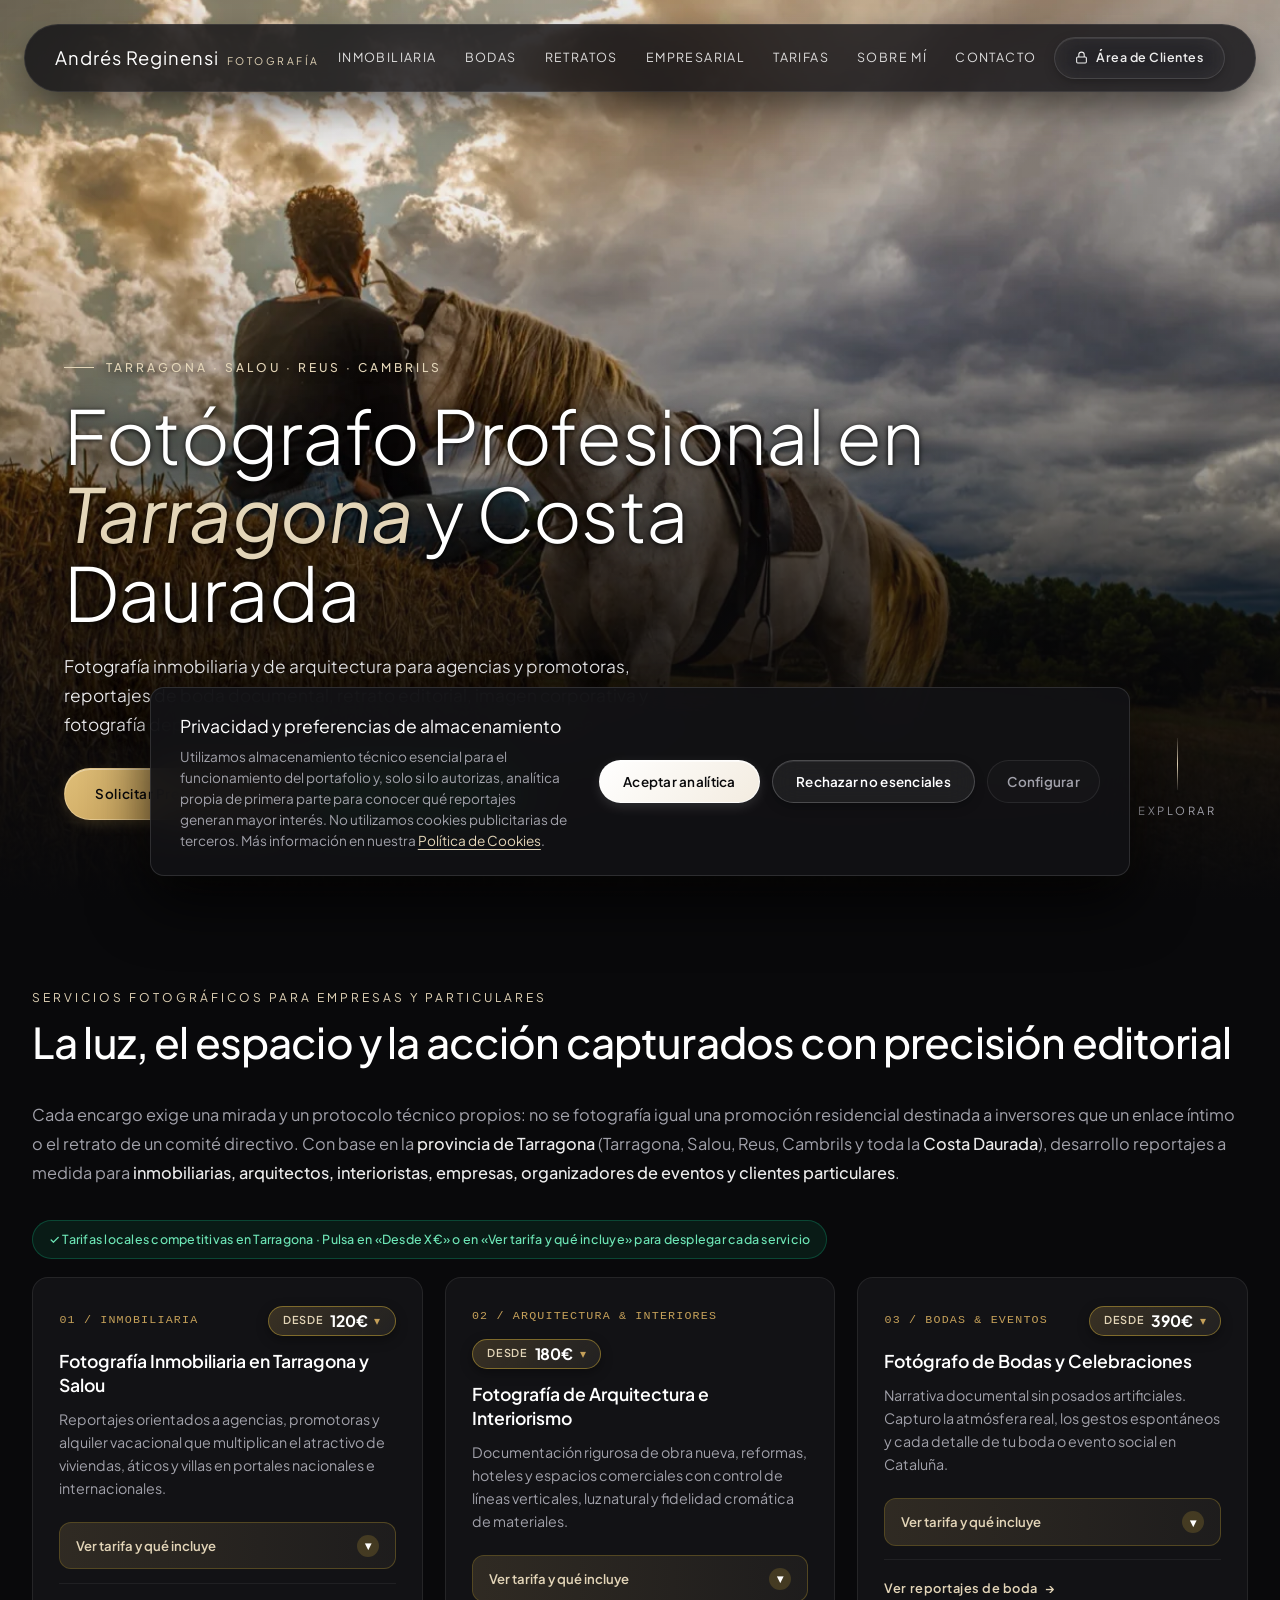
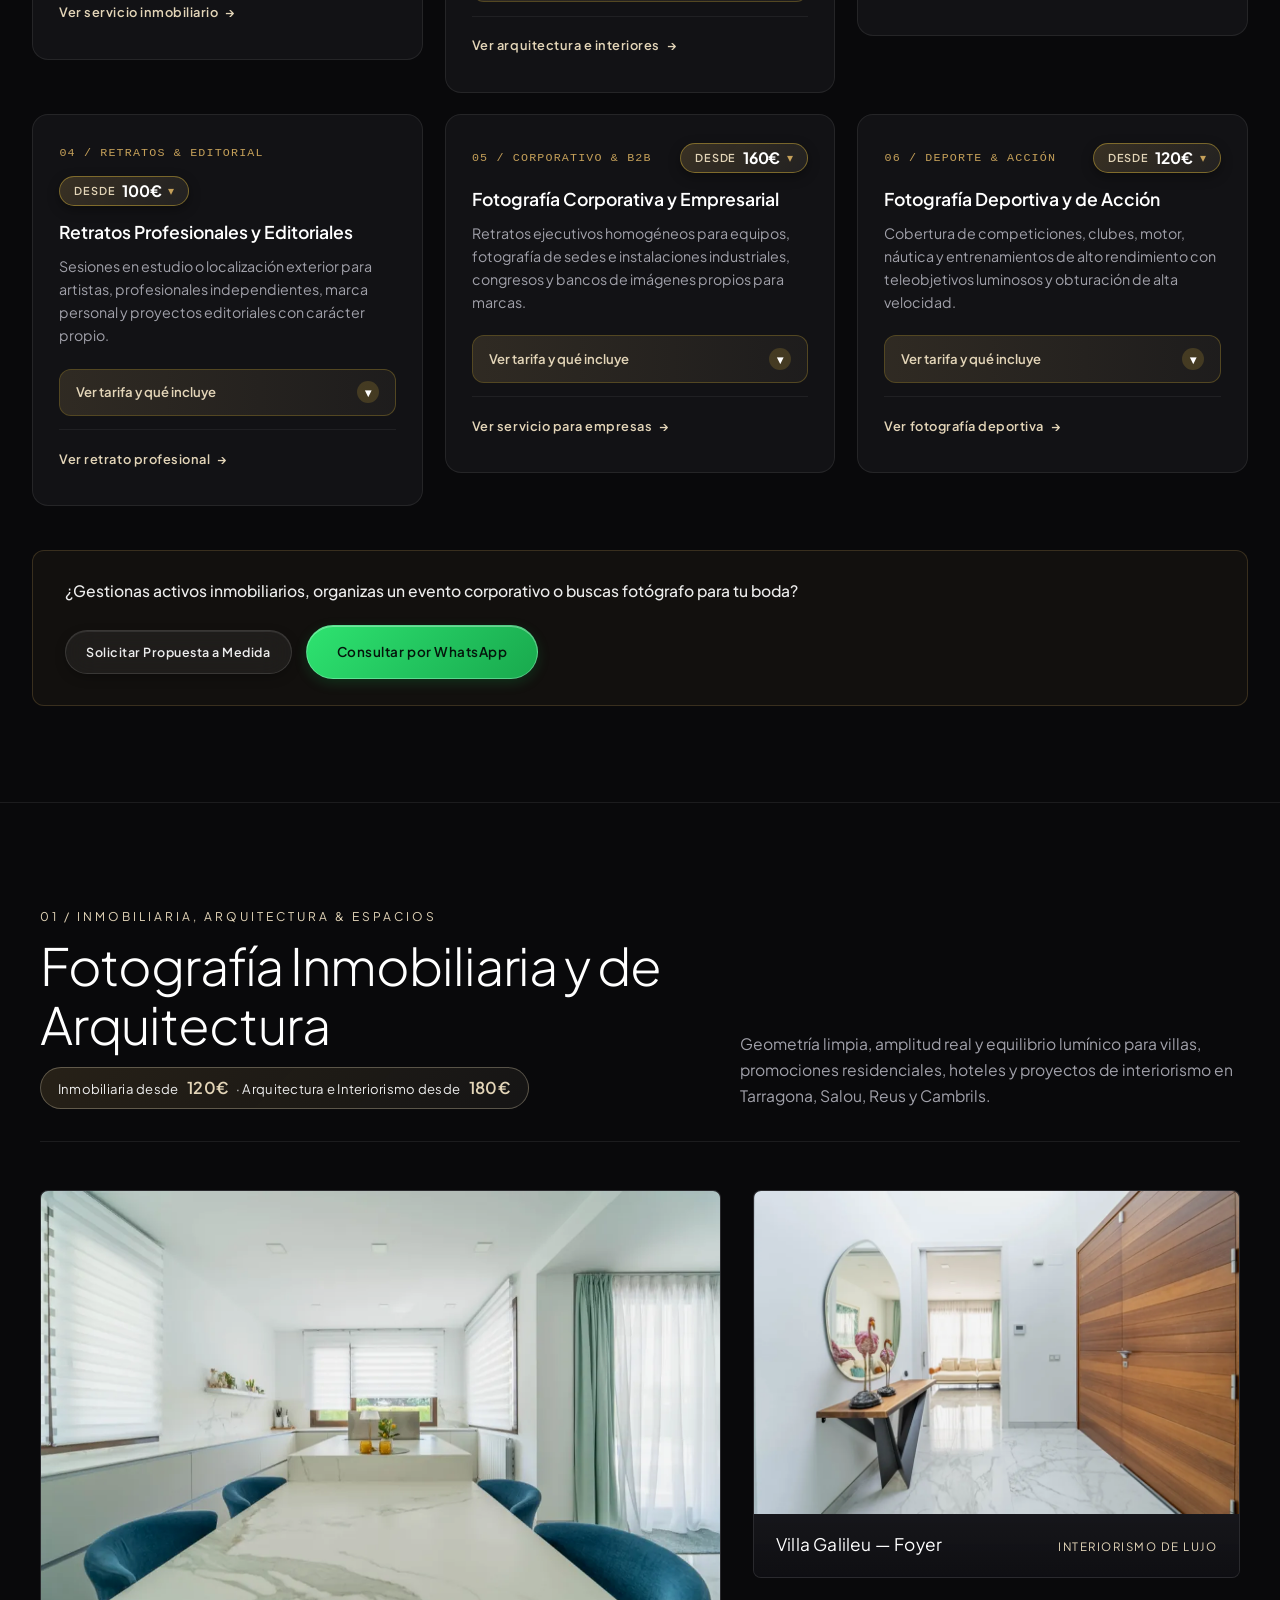
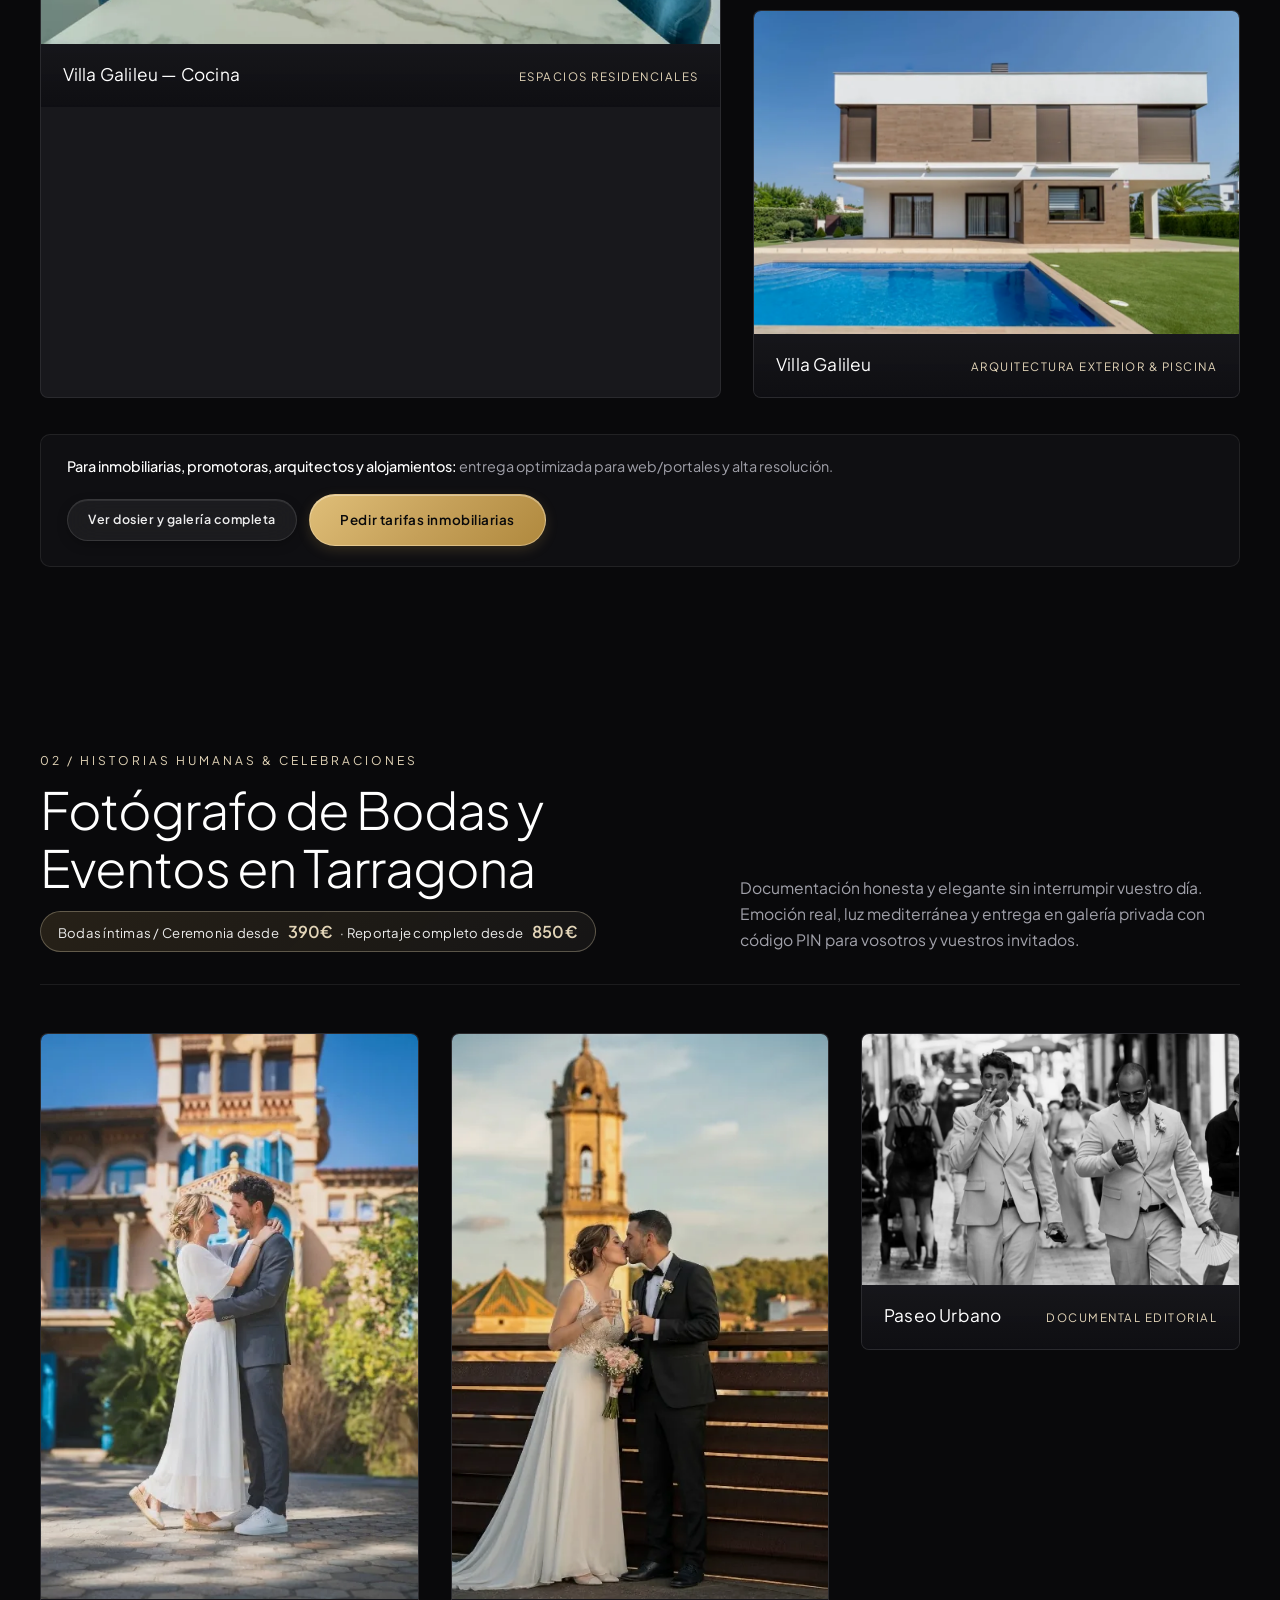
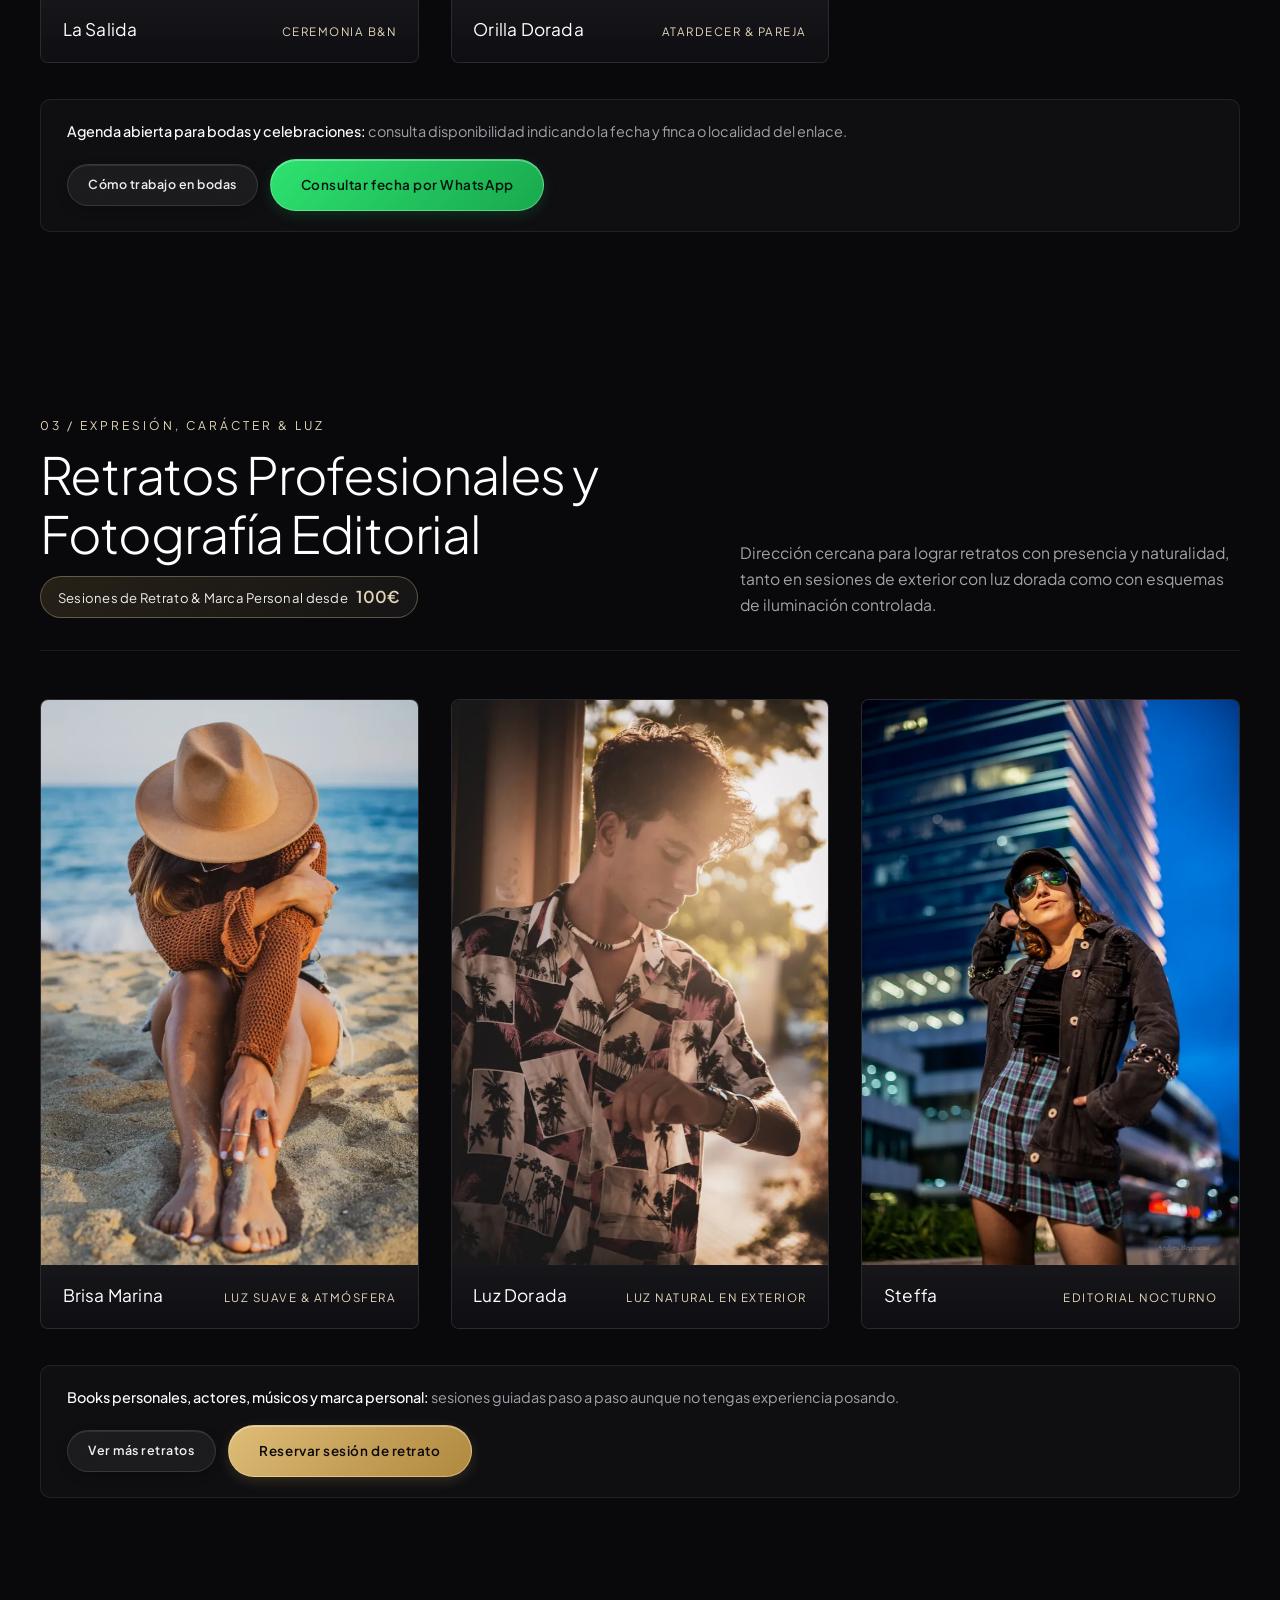
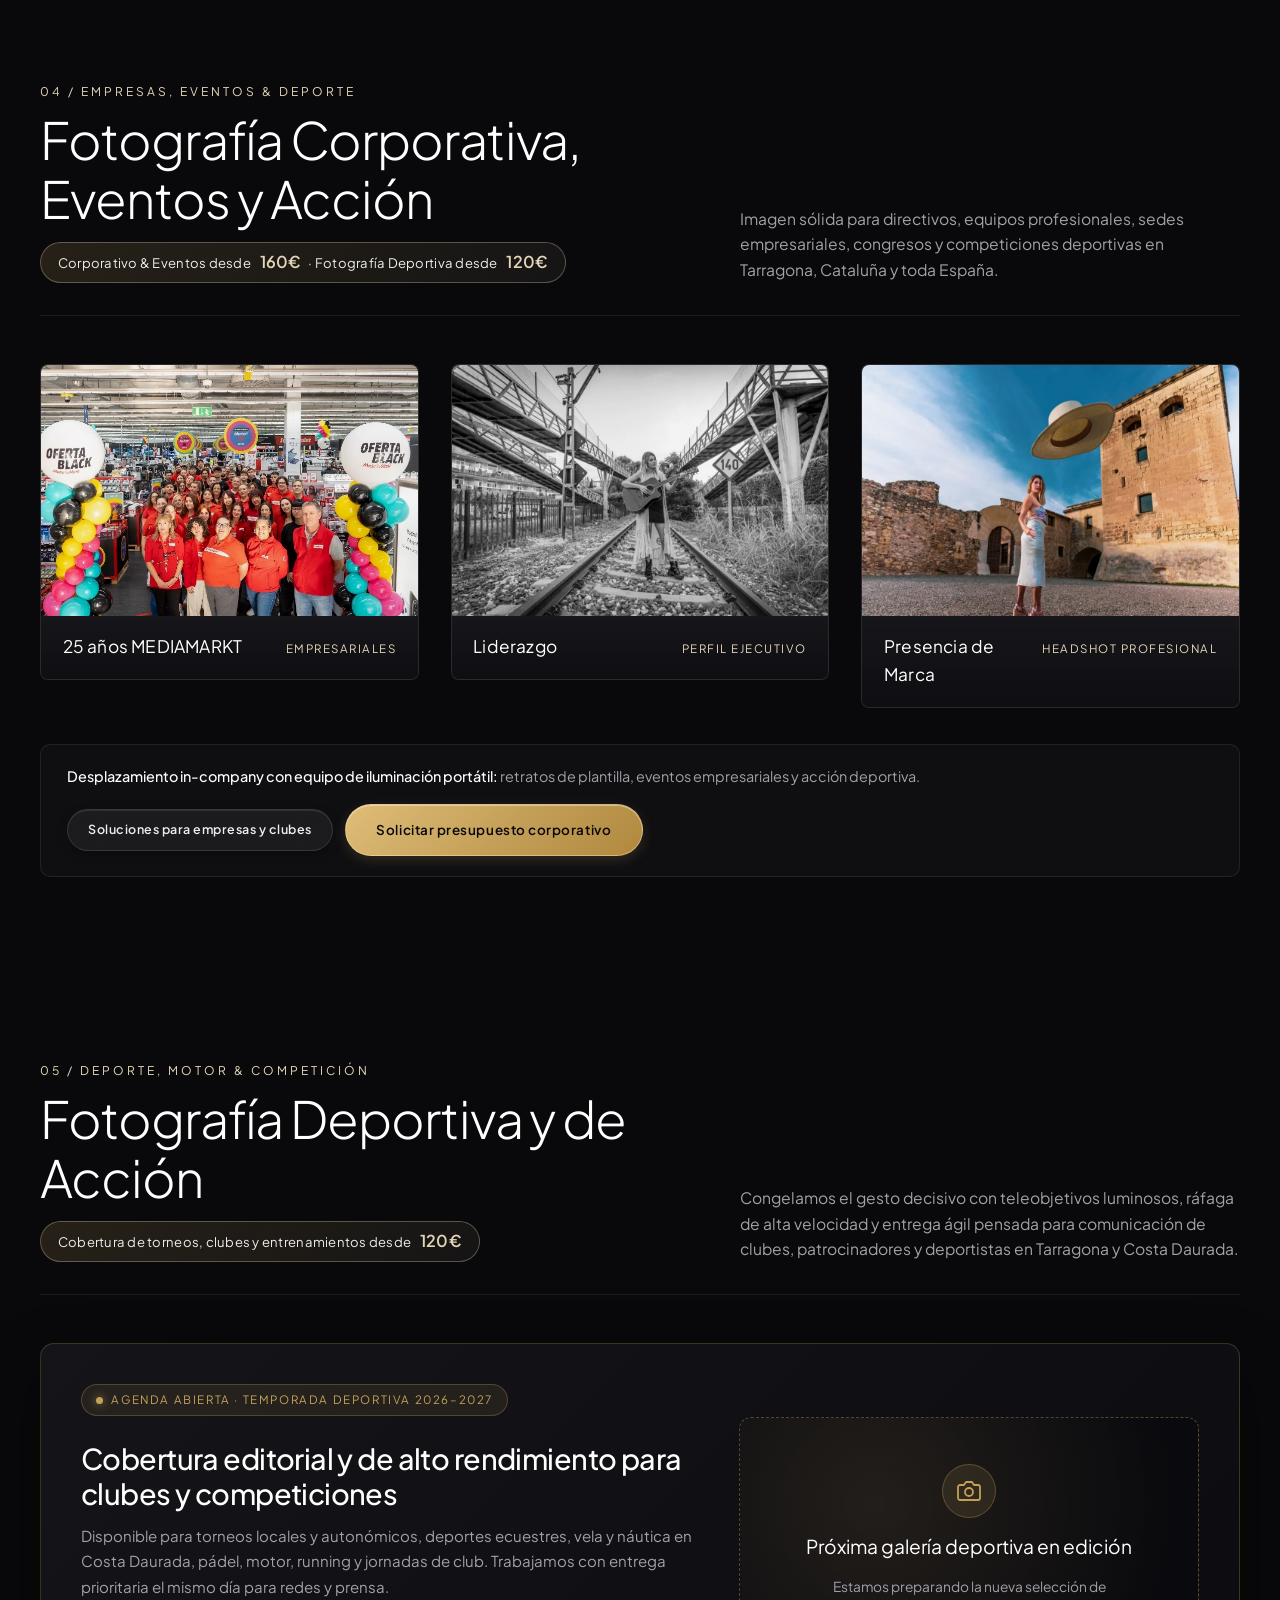
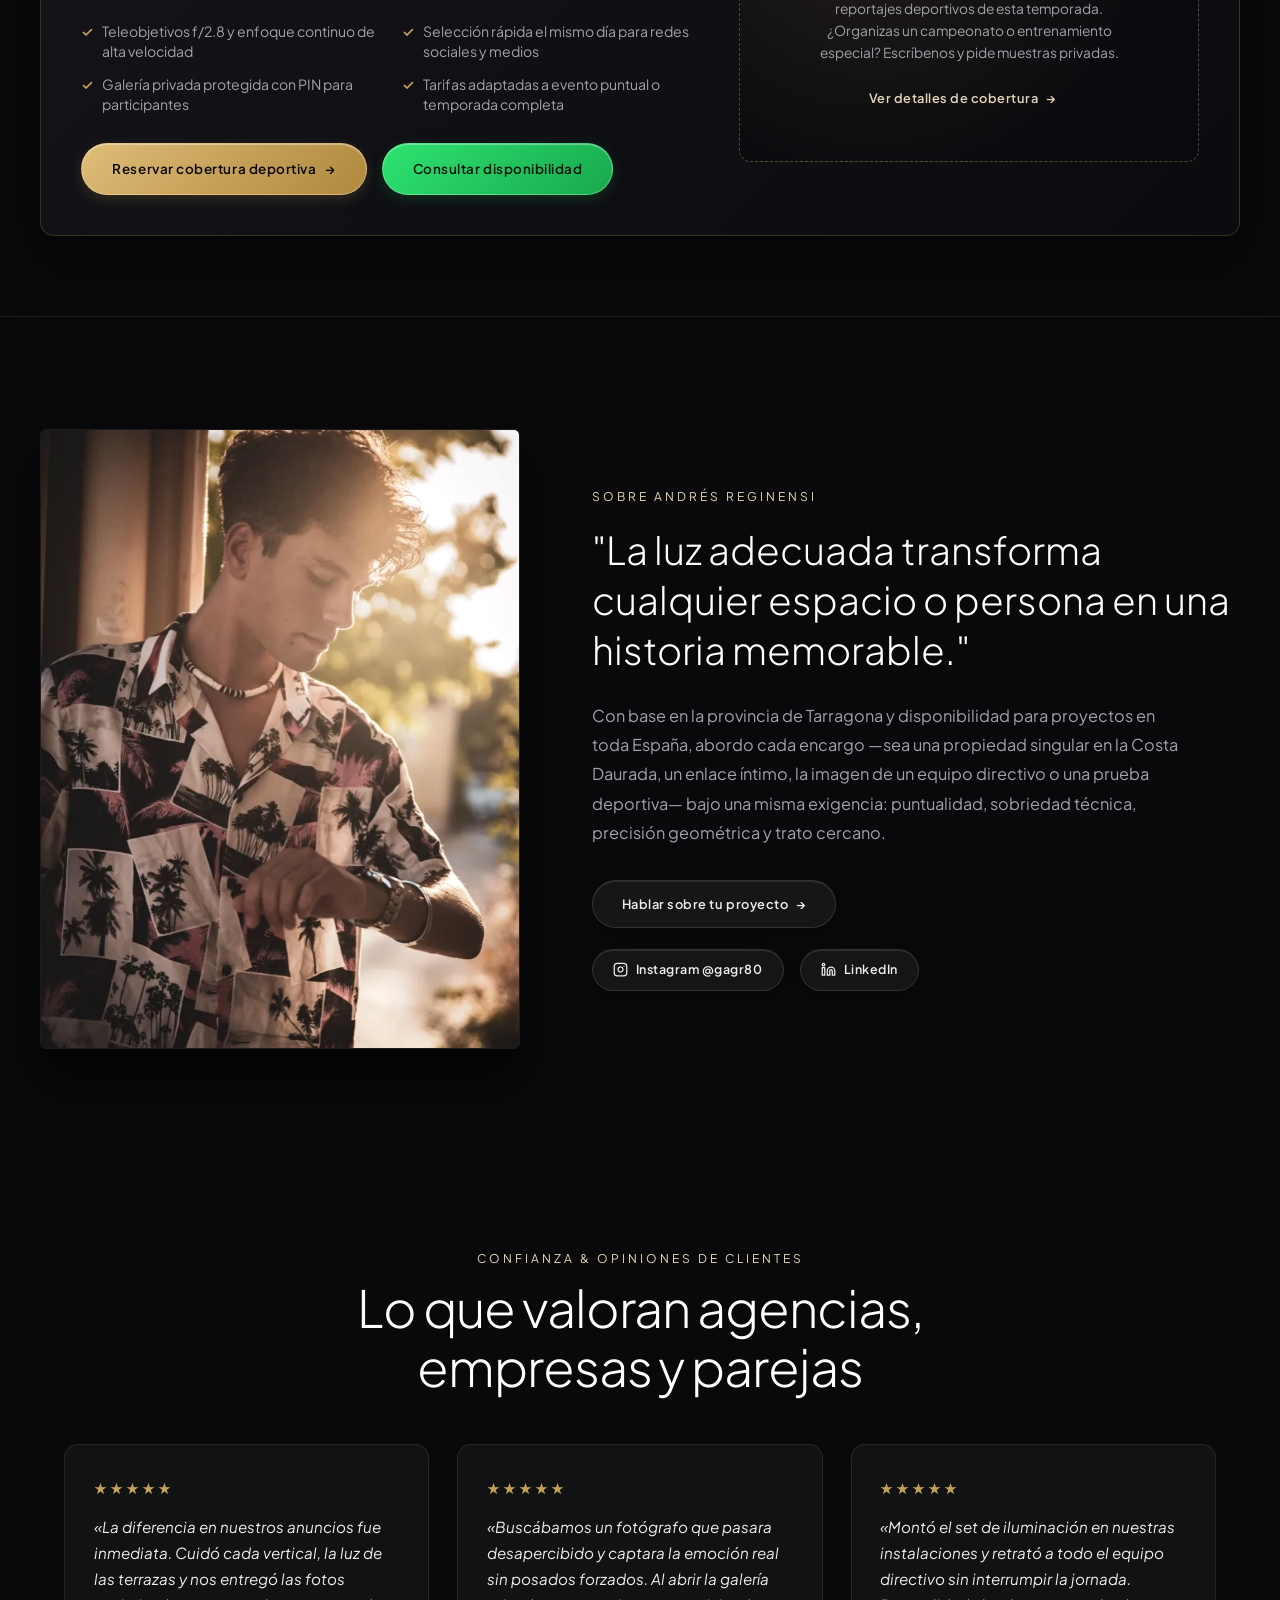
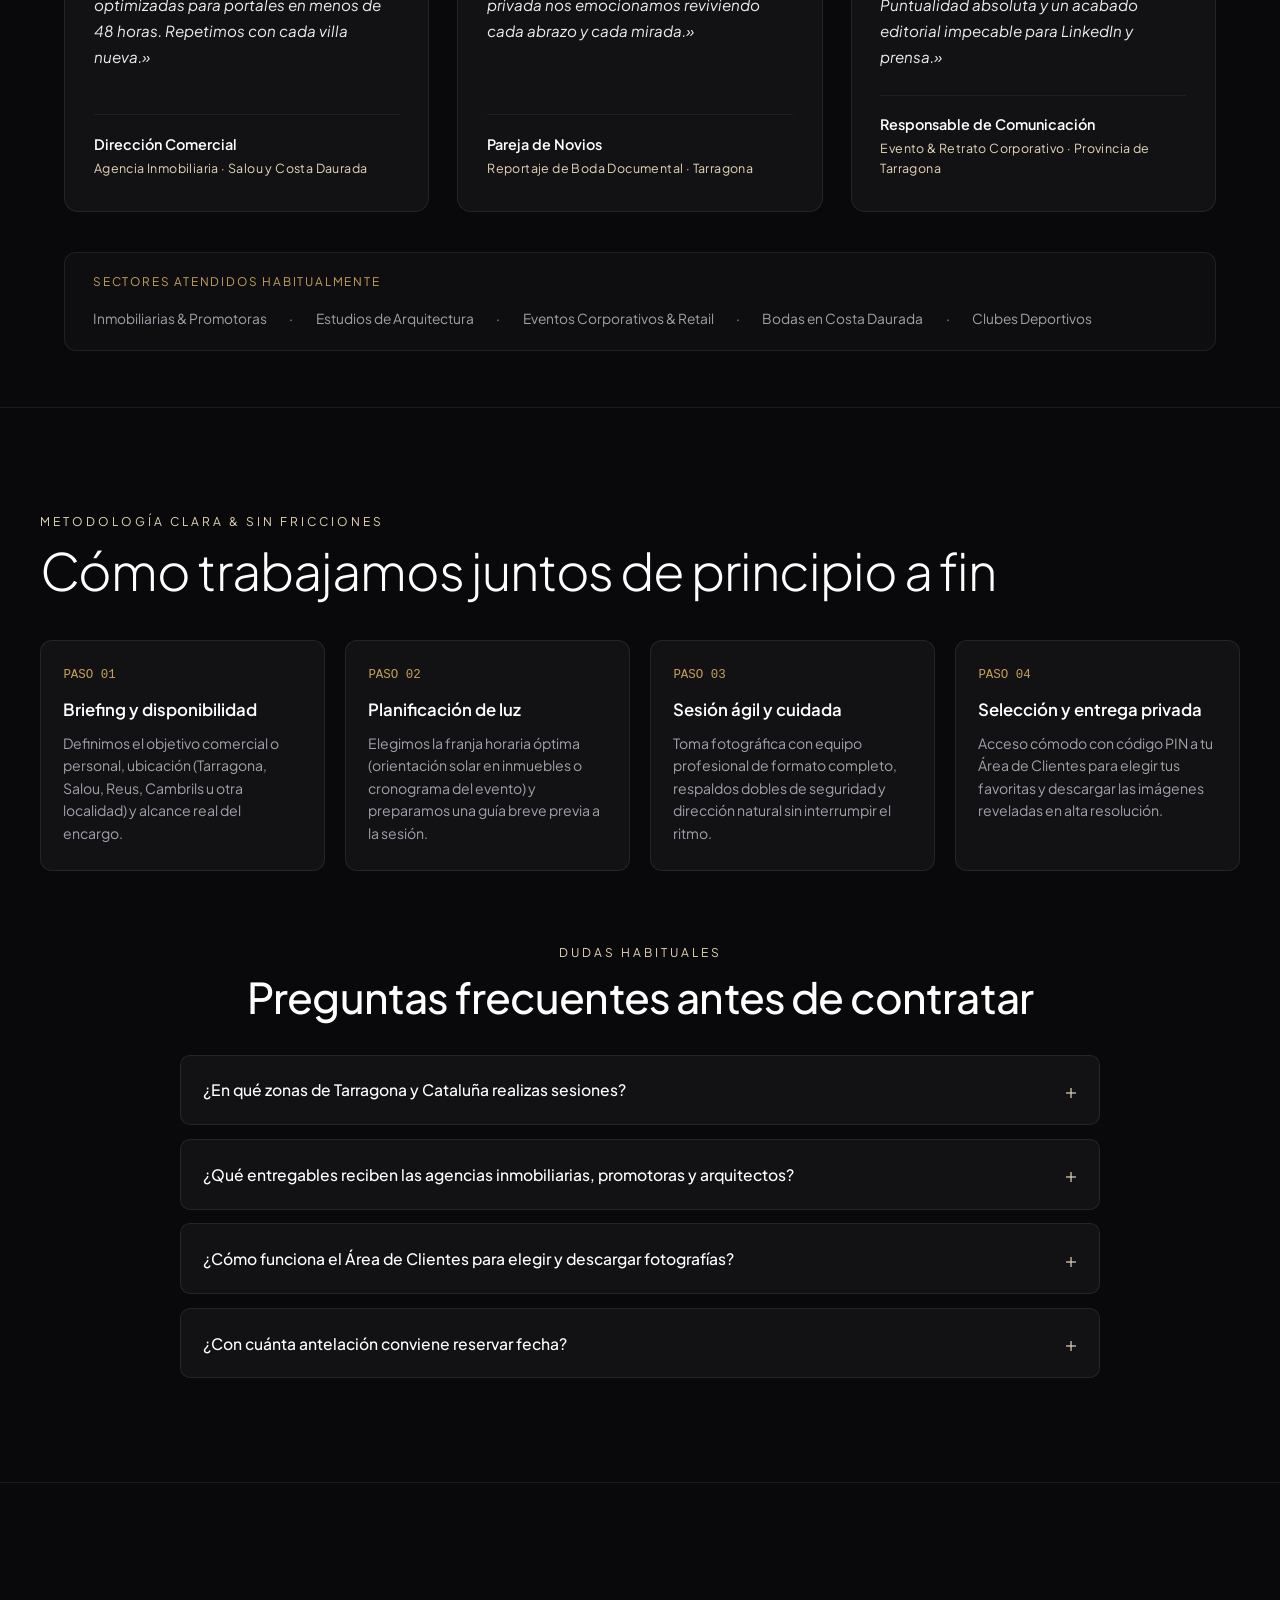
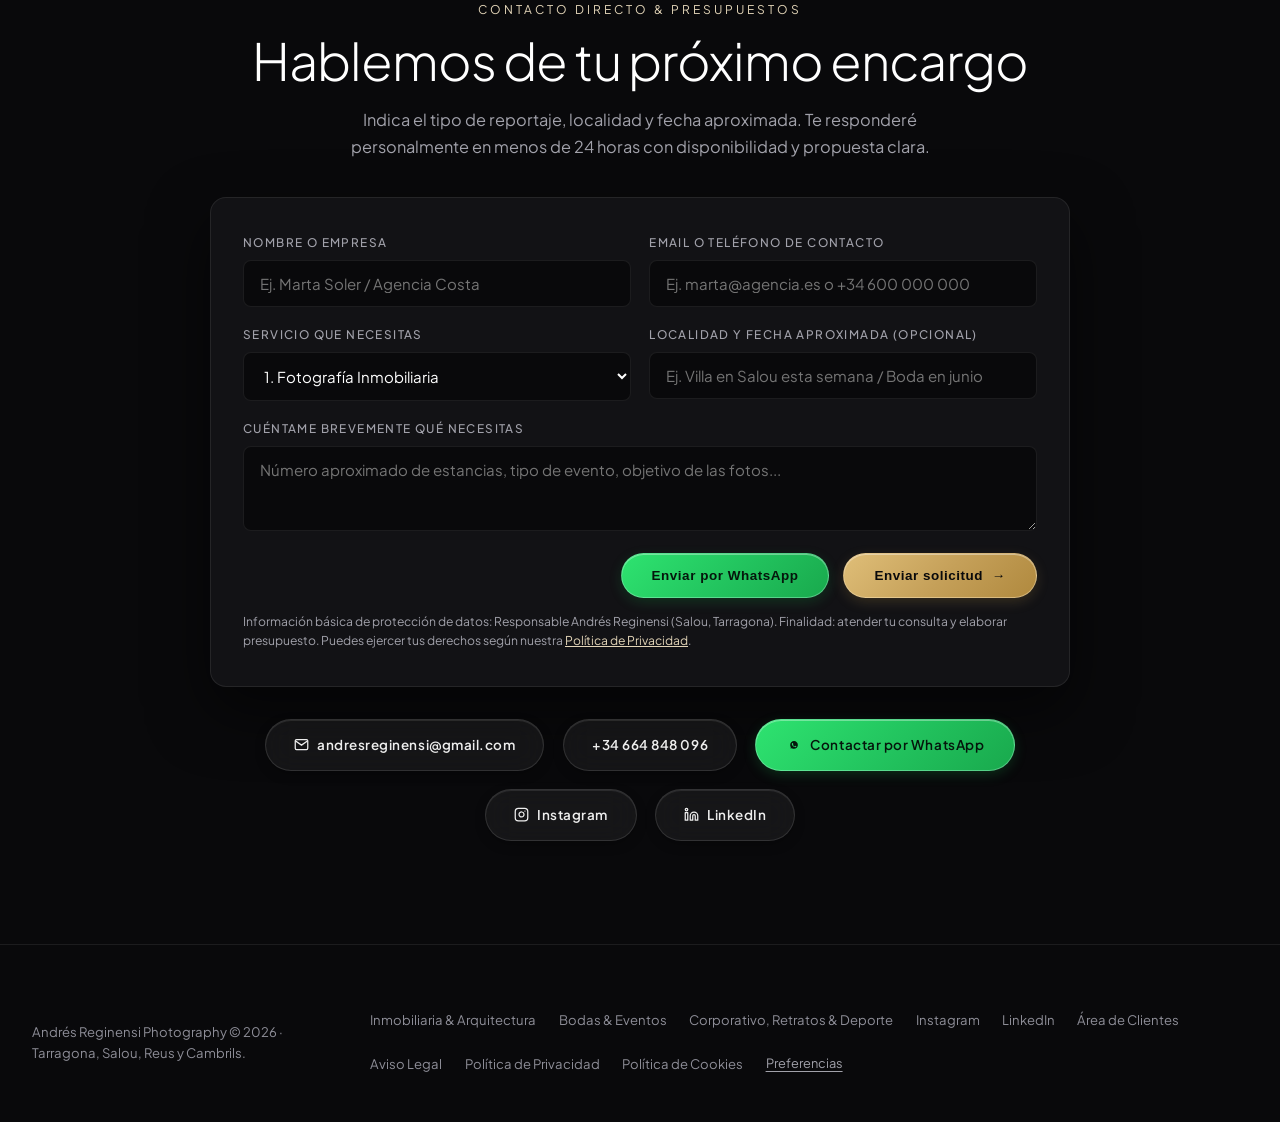
<file: index.html>
<!DOCTYPE html>
<html lang="es">
<head>
  <meta charset="UTF-8">
  <meta name="viewport" content="width=device-width, initial-scale=1.0">
  <meta name="description" content="Fotógrafo profesional en Tarragona, Salou, Reus y Cambrils. Fotografía inmobiliaria, arquitectura, bodas, retratos y empresas. Solicita presupuesto.">
  <title>Fotógrafo en Tarragona y Costa Daurada | Andrés Reginensi</title>
  <link rel="icon" type="image/svg+xml" href="/favicon.svg">
  <link rel="icon" type="image/png" sizes="32x32" href="/favicon-32x32.png">
  <link rel="shortcut icon" href="/favicon.ico">
  <link rel="apple-touch-icon" sizes="180x180" href="/apple-touch-icon.png">
  <link rel="manifest" href="/site.webmanifest">
  <meta name="theme-color" content="#0a0a0c">
  <link rel="canonical" href="https://andresreginensi.es/">

  <!-- Open Graph / WhatsApp / LinkedIn -->
  <meta property="og:type" content="website">
  <meta property="og:site_name" content="Andrés Reginensi Photography">
  <meta property="og:url" content="https://andresreginensi.es/">
  <meta property="og:title" content="Fotógrafo Profesional en Tarragona y Costa Daurada | Andrés Reginensi">
  <meta property="og:description" content="Fotografía inmobiliaria y arquitectura, reportajes de boda documental, retrato editorial, imagen corporativa y fotografía deportiva en la provincia de Tarragona.">
  <meta property="og:image" content="https://andresreginensi.es/assets/images/portada-1280w.jpg">
  <meta property="og:image:width" content="1280">
  <meta property="og:image:height" content="854">
  <meta property="og:image:alt" content="Retrato ecuestre editorial al atardecer por Andrés Reginensi Photography">
  <meta property="og:locale" content="es_ES">

  <!-- Tarjeta para compartir en redes -->
  <meta name="twitter:card" content="summary_large_image">
  <meta name="twitter:title" content="Fotógrafo Profesional en Tarragona y Costa Daurada | Andrés Reginensi">
  <meta name="twitter:description" content="Fotografía inmobiliaria, arquitectura, bodas, retrato profesional, empresas y deporte en Tarragona, Salou, Reus y Cambrils.">
  <meta name="twitter:image" content="https://andresreginensi.es/assets/images/portada-1280w.jpg">

  <!-- Datos Estructurados JSON-LD (Schema.org: Negocio Local + Servicios + FAQ) -->
  <script type="application/ld+json">
  {
    "@context": "https://schema.org",
    "@graph": [
      {
        "@type": ["LocalBusiness", "ProfessionalService"],
        "@id": "https://andresreginensi.es/#localbusiness",
        "name": "Andrés Reginensi Photography",
        "url": "https://andresreginensi.es/",
        "logo": "https://andresreginensi.es/apple-touch-icon.png",
        "image": "https://andresreginensi.es/assets/images/portada-1280w.jpg",
        "priceRange": "€€",
        "telephone": "+34664848096",
        "email": "andresreginensi@gmail.com",
        "description": "Servicios de fotografía profesional en la provincia de Tarragona y Costa Daurada para agencias inmobiliarias, arquitectos, empresas, eventos y clientes particulares.",
        "address": {
          "@type": "PostalAddress",
          "addressLocality": "Salou",
          "addressRegion": "Tarragona",
          "addressCountry": "ES"
        },
        "geo": {
          "@type": "GeoCoordinates",
          "latitude": 41.0766,
          "longitude": 1.1416
        },
        "openingHoursSpecification": [
          {
            "@type": "OpeningHoursSpecification",
            "dayOfWeek": ["Monday", "Tuesday", "Wednesday", "Thursday", "Friday", "Saturday"],
            "opens": "09:00",
            "closes": "20:00"
          }
        ],
        "areaServed": [
          { "@type": "City", "name": "Tarragona" },
          { "@type": "City", "name": "Salou" },
          { "@type": "City", "name": "Reus" },
          { "@type": "City", "name": "Cambrils" },
          { "@type": "City", "name": "Vila-seca" },
          { "@type": "AdministrativeArea", "name": "Costa Daurada" },
          { "@type": "AdministrativeArea", "name": "Cataluña" },
          { "@type": "Country", "name": "España" }
        ],
        "serviceType": [
          "Fotografía inmobiliaria",
          "Fotografía de arquitectura e interiores",
          "Fotografía de bodas y eventos",
          "Retratos profesionales y editoriales",
          "Fotografía corporativa y empresarial",
          "Fotografía deportiva y de acción"
        ],
        "sameAs": [
          "https://www.instagram.com/gagr80",
          "https://www.linkedin.com/in/gagr80/"
        ]
      },
      {
        "@type": "FAQPage",
        "@id": "https://andresreginensi.es/#faq",
        "mainEntity": [
          {
            "@type": "Question",
            "name": "¿En qué zonas de Tarragona y Cataluña realizas sesiones?",
            "acceptedAnswer": {
              "@type": "Answer",
              "text": "Trabajo habitualmente en Tarragona capital, Salou, Reus, Cambrils, Vila-seca, Altafulla, Torredembarra y el conjunto de la Costa Daurada, además de desplazarme bajo reserva a Barcelona, resto de Cataluña y proyectos puntuales en toda España."
            }
          },
          {
            "@type": "Question",
            "name": "¿Qué entregables reciben las agencias inmobiliarias, promotoras y arquitectos?",
            "acceptedAnswer": {
              "@type": "Answer",
              "text": "Recibes las fotografías con corrección de perspectiva vertical, balance de blancos preciso y doble versión lista para usar: archivos optimizados en peso y nitidez para carga inmediata en tu web o portales inmobiliarios, y copias en alta resolución para catálogos, dossieres o prensa."
            }
          },
          {
            "@type": "Question",
            "name": "¿Cómo funciona el Área de Clientes para elegir y descargar fotografías?",
            "acceptedAnswer": {
              "@type": "Answer",
              "text": "Tras la sesión te facilito un identificador y un código PIN privado. Desde cualquier móvil, tablet u ordenador podrás ver la galería, ampliar cada toma, marcar las fotografías seleccionadas y enviarme tus indicaciones de edición sin necesidad de instalar programas externos."
            }
          },
          {
            "@type": "Question",
            "name": "¿Con cuánta antelación conviene reservar fecha?",
            "acceptedAnswer": {
              "@type": "Answer",
              "text": "Para reportajes inmobiliarios, retratos y sesiones corporativas suele bastar con varios días de margen para cuadrar la mejor meteorología y luz. Para bodas y eventos de fin de semana se recomienda consultar disponibilidad en cuanto tengáis confirmada la fecha."
            }
          }
        ]
      }
    ]
  }
  </script>

  <!-- Prioridad de carga LCP responsiva -->
  <link
    rel="preload"
    as="image"
    href="assets/images/portada.webp"
    imagesrcset="assets/images/portada-800w.webp 800w, assets/images/portada-1280w.webp 1280w, assets/images/portada.webp 2200w"
    imagesizes="100vw"
    fetchpriority="high"
  >

  <link rel="preconnect" href="https://fonts.googleapis.com">
  <link rel="preconnect" href="https://fonts.gstatic.com" crossorigin>
  <link href="https://fonts.googleapis.com/css2?family=Inter:wght@300;400;500;600&family=Plus+Jakarta+Sans:ital,wght@0,300;0,400;0,500;0,600;0,700;1,300;1,400&display=swap" rel="stylesheet">

  <link rel="stylesheet" href="assets/css/main.css?v=30">
  <link rel="stylesheet" href="assets/css/cookies.css?v=30">
</head>
<body>
  <a href="#contenido-principal" class="skip-link">Saltar al contenido principal</a>

  <!-- Navegación Flotante Minimalista -->
  <header class="site-header">
    <div class="header-inner">
      <a href="index.html" class="brand-logo" aria-label="Andrés Reginensi Fotografía — Inicio">
        <span class="brand-title">Andrés Reginensi</span>
        <span class="brand-subtitle">Fotografía</span>
      </a>

      <nav class="main-nav desktop-nav" aria-label="Navegación principal">
        <a href="#realestate" class="nav-link">Inmobiliaria</a>
        <a href="#bodas" class="nav-link">Bodas</a>
        <a href="#retratos" class="nav-link">Retratos</a>
        <a href="#empresarial" class="nav-link">Empresarial</a>
        <a href="#tarifas" class="nav-link">Tarifas</a>
        <a href="#sobre-mi" class="nav-link">Sobre Mí</a>
        <a href="#contacto" class="nav-link">Contacto</a>
      </nav>

      <div class="header-actions">
        <a href="proofing.html" class="btn-client-access desktop-only">
          <svg width="13" height="13" viewBox="0 0 24 24" fill="none" stroke="currentColor" stroke-width="2" aria-hidden="true">
            <rect x="3" y="11" width="18" height="11" rx="2" ry="2"></rect>
            <path d="M7 11V7a5 5 0 0 1 10 0v4"></path>
          </svg>
          Área de Clientes
        </a>

        <button type="button" class="mobile-menu-toggle" id="mobile-menu-toggle" aria-label="Abrir menú de navegación" aria-expanded="false" aria-controls="mobile-nav-drawer">
          <span class="hamburger-bar"></span>
          <span class="hamburger-bar"></span>
          <span class="hamburger-bar"></span>
        </button>
      </div>
    </div>
  </header>

  <!-- Cajón / Menú Móvil Fullscreen -->
  <div class="mobile-nav-drawer" id="mobile-nav-drawer" aria-hidden="true">
    <div class="mobile-nav-backdrop" id="mobile-nav-backdrop"></div>
    <div class="mobile-nav-panel">
      <div class="mobile-nav-top">
        <div class="brand-logo">
          <span class="brand-title">Andrés Reginensi</span>
          <span class="brand-subtitle">Fotografía</span>
        </div>
        <button type="button" class="mobile-nav-close" id="mobile-nav-close" aria-label="Cerrar menú">&times;</button>
      </div>

      <nav class="mobile-nav-links" aria-label="Menú móvil">
        <a href="#realestate" class="mobile-nav-link">
          <span class="nav-idx">01</span>
          <span class="nav-name">Inmobiliaria &amp; Arquitectura</span>
        </a>
        <a href="#bodas" class="mobile-nav-link">
          <span class="nav-idx">02</span>
          <span class="nav-name">Bodas &amp; Eventos</span>
        </a>
        <a href="#retratos" class="mobile-nav-link">
          <span class="nav-idx">03</span>
          <span class="nav-name">Retratos &amp; Editorial</span>
        </a>
        <a href="#empresarial" class="mobile-nav-link">
          <span class="nav-idx">04</span>
          <span class="nav-name">Corporativo &amp; Acción</span>
        </a>
        <a href="#tarifas" class="mobile-nav-link">
          <span class="nav-idx">05</span>
          <span class="nav-name">Tarifas &amp; Packs</span>
        </a>
        <a href="#sobre-mi" class="mobile-nav-link">
          <span class="nav-idx">06</span>
          <span class="nav-name">Sobre Mí</span>
        </a>
        <a href="#contacto" class="mobile-nav-link">
          <span class="nav-idx">07</span>
          <span class="nav-name">Presupuesto &amp; Contacto</span>
        </a>
      </nav>

      <div class="mobile-nav-actions">
        <a href="proofing.html" class="btn-mobile-client">
          <svg width="15" height="15" viewBox="0 0 24 24" fill="none" stroke="currentColor" stroke-width="2" aria-hidden="true">
            <rect x="3" y="11" width="18" height="11" rx="2" ry="2"></rect>
            <path d="M7 11V7a5 5 0 0 1 10 0v4"></path>
          </svg>
          Área de Clientes (Selección)
        </a>
        <a href="https://wa.me/34664848096?text=Hola%20Andr%C3%A9s,%20me%20gustar%C3%ADa%20consultar%20un%20presupuesto" class="btn-mobile-whatsapp" target="_blank" rel="noopener">
          <svg width="16" height="16" viewBox="0 0 24 24" fill="currentColor" aria-hidden="true">
            <path d="M12.031 6.172c-3.181 0-5.767 2.586-5.768 5.766-.001 1.298.38 2.27 1.019 3.287l-.582 2.128 2.182-.573c.978.58 1.911.928 3.145.929 3.178 0 5.767-2.587 5.768-5.766.001-3.187-2.575-5.77-5.764-5.771zm3.392 8.244c-.144.405-.837.774-1.17.824-.312.045-.694.067-2.072-.502-1.637-.677-2.704-2.34-2.787-2.451-.082-.111-.664-.882-.664-1.682 0-.8.419-1.194.568-1.354.149-.16.326-.2.435-.2.11 0 .219.001.315.006.102.005.239-.039.373.284.144.35.49 1.194.533 1.282.043.088.072.19.014.305-.058.115-.087.187-.174.289-.087.102-.183.228-.261.306-.088.087-.179.182-.077.357.102.175.454.748.974 1.211.669.596 1.233.78 1.408.868.175.088.277.073.38-.044.102-.117.437-.51.554-.685.117-.175.233-.146.393-.087.16.058 1.017.48 1.192.568.175.088.291.131.335.204.044.073.044.423-.1 1.028z"/>
          </svg>
          Chatear por WhatsApp
        </a>
        <div style="display: grid; grid-template-columns: 1fr 1fr; gap: 0.65rem;">
          <a href="https://www.instagram.com/gagr80" class="btn-mobile-client" target="_blank" rel="noopener noreferrer" aria-label="Instagram de Andrés Reginensi">
            Instagram
          </a>
          <a href="https://www.linkedin.com/in/gagr80/" class="btn-mobile-client" target="_blank" rel="noopener noreferrer" aria-label="LinkedIn de Andrés Reginensi">
            LinkedIn
          </a>
        </div>
      </div>
    </div>
  </div>

  <main id="contenido-principal">
    <!-- HERO CINEMÁTICO INMERSIVO -->
    <section class="hero-section">
      <div class="hero-backdrop">
        <img
          src="assets/images/portada.webp"
          srcset="assets/images/portada-800w.webp 800w, assets/images/portada-1280w.webp 1280w, assets/images/portada.webp 2200w"
          sizes="100vw"
          alt="Retrato editorial junto a un caballo blanco al atardecer por Andrés Reginensi"
          width="2200"
          height="1468"
          fetchpriority="high"
          decoding="async"
        >
      </div>
      <div class="hero-overlay"></div>

      <div class="hero-content">
        <div class="hero-title-group">
          <span class="hero-meta">Tarragona · Salou · Reus · Cambrils</span>
          <h1 class="hero-headline">
            Fotógrafo Profesional en <em>Tarragona</em> y Costa Daurada
          </h1>
          <p class="hero-description">
            Fotografía inmobiliaria y de arquitectura para agencias y promotoras, reportajes de boda documental, retrato editorial, imagen corporativa y fotografía deportiva con rigor técnico y estética contemporánea.
          </p>
          <div class="hero-cta-row">
            <a href="#contacto" class="btn-primary-gold" data-track="hero_cta_quote">Solicitar Presupuesto <span class="btn-arrow" aria-hidden="true">&rarr;</span></a>
            <a href="https://wa.me/34664848096?text=Hola%20Andr%C3%A9s,%20me%20gustar%C3%ADa%20consultar%20disponibilidad%20y%20presupuesto" target="_blank" rel="noopener" class="btn-whatsapp-action" data-track="hero_cta_whatsapp">WhatsApp Directo <span class="btn-arrow" aria-hidden="true">&rarr;</span></a>
          </div>
        </div>

        <a href="#sobre-el-estudio" class="scroll-indicator" aria-label="Descubrir servicios fotográficos">
          <div class="scroll-line"></div>
          <span>Explorar</span>
        </a>
      </div>
    </section>

    <!-- INTRODUCCIÓN SEO & 6 SERVICIOS PRINCIPALES -->
    <section class="seo-intro-section" id="sobre-el-estudio">
      <div class="seo-intro-container reveal">
        <div class="seo-intro-header">
          <span class="discipline-index">Servicios Fotográficos para Empresas y Particulares</span>
          <h2 class="seo-intro-title">La luz, el espacio y la acción capturados con precisión editorial</h2>
        </div>

        <div class="seo-intro-body">
          <p>
            Cada encargo exige una mirada y un protocolo técnico propios: no se fotografía igual una promoción residencial destinada a inversores que un enlace íntimo o el retrato de un comité directivo. Con base en la <strong>provincia de Tarragona</strong> (Tarragona, Salou, Reus, Cambrils y toda la <strong>Costa Daurada</strong>), desarrollo reportajes a medida para <strong>inmobiliarias, arquitectos, interioristas, empresas, organizadores de eventos y clientes particulares</strong>.
          </p>

          <div class="seo-cards-toolbar" id="tarifas">
            <span class="pricing-market-badge">&#10003; Tarifas locales competitivas en Tarragona &middot; Pulsa en «Desde X€» o en «Ver tarifa y qué incluye» para desplegar cada servicio</span>
          </div>

          <div class="seo-cards-grid">
            <!-- 01 / INMOBILIARIA -->
            <article class="seo-card">
              <div class="seo-card-top">
                <span class="seo-card-num">01 / INMOBILIARIA</span>
                <button type="button" class="price-pill" data-toggle-tariff aria-label="Desplegar tarifa Fotografía Inmobiliaria desde 120€">
                  <span class="price-pill-label">Desde</span>
                  <span class="price-pill-value">120€</span>
                  <span class="price-pill-chevron" aria-hidden="true">&#9662;</span>
                </button>
              </div>
              <h3 class="seo-card-h3">Fotografía Inmobiliaria en Tarragona y Salou</h3>
              <p>Reportajes orientados a agencias, promotoras y alquiler vacacional que multiplican el atractivo de viviendas, áticos y villas en portales nacionales e internacionales.</p>

              <details class="seo-tariff-dropdown">
                <summary class="seo-card-tariff-btn">
                  <span>Ver tarifa y qué incluye</span>
                  <span class="tariff-btn-icon" aria-hidden="true">&#9662;</span>
                </summary>
                <div class="seo-tariff-panel">
                  <div class="seo-popup-price-box">
                    <div class="seo-popup-price-main">
                      <span class="pricing-from">Desde</span>
                      <span class="pricing-value">120€</span>
                    </div>
                    <span class="pricing-unit">por inmueble</span>
                  </div>
                  <ul class="pricing-features">
                    <li>Ópticas gran angular sin distorsión y verticales corregidas</li>
                    <li>Control de rango dinámico (interior y vistas exteriores)</li>
                    <li>Doble entrega: web/portales (Idealista, Airbnb) + Alta Res.</li>
                    <li>Descuentos por volumen para carteras de agencias</li>
                  </ul>
                  <a href="#contacto" class="btn-primary-gold seo-popup-cta" data-select-service="Fotografía Inmobiliaria">Solicitar esta tarifa <span class="btn-arrow" aria-hidden="true">&rarr;</span></a>
                </div>
              </details>

              <div class="seo-card-footer">
                <a href="fotografia-inmobiliaria-tarragona.html" class="seo-card-link">Ver servicio inmobiliario <span class="btn-arrow" aria-hidden="true">&rarr;</span></a>
              </div>
            </article>

            <!-- 02 / ARQUITECTURA & INTERIORES -->
            <article class="seo-card">
              <div class="seo-card-top">
                <span class="seo-card-num">02 / ARQUITECTURA &amp; INTERIORES</span>
                <button type="button" class="price-pill" data-toggle-tariff aria-label="Desplegar tarifa Arquitectura e Interiorismo desde 180€">
                  <span class="price-pill-label">Desde</span>
                  <span class="price-pill-value">180€</span>
                  <span class="price-pill-chevron" aria-hidden="true">&#9662;</span>
                </button>
              </div>
              <h3 class="seo-card-h3">Fotografía de Arquitectura e Interiorismo</h3>
              <p>Documentación rigurosa de obra nueva, reformas, hoteles y espacios comerciales con control de líneas verticales, luz natural y fidelidad cromática de materiales.</p>

              <details class="seo-tariff-dropdown">
                <summary class="seo-card-tariff-btn">
                  <span>Ver tarifa y qué incluye</span>
                  <span class="tariff-btn-icon" aria-hidden="true">&#9662;</span>
                </summary>
                <div class="seo-tariff-panel">
                  <div class="seo-popup-price-box">
                    <div class="seo-popup-price-main">
                      <span class="pricing-from">Desde</span>
                      <span class="pricing-value">180€</span>
                    </div>
                    <span class="pricing-unit">por proyecto</span>
                  </div>
                  <ul class="pricing-features">
                    <li>Planificación según orientación solar y hora azul / crepúsculo</li>
                    <li>Vistas generales y encuadres de detalle constructivo</li>
                    <li>Fidelidad cromática de materiales e iluminación técnica</li>
                    <li>Entrega en alta resolución para dosieres, prensa y premios</li>
                  </ul>
                  <a href="#contacto" class="btn-primary-gold seo-popup-cta" data-select-service="Fotografía de Arquitectura e Interiores">Solicitar esta tarifa <span class="btn-arrow" aria-hidden="true">&rarr;</span></a>
                </div>
              </details>

              <div class="seo-card-footer">
                <a href="fotografia-inmobiliaria-tarragona.html#arquitectura-interiores" class="seo-card-link">Ver arquitectura e interiores <span class="btn-arrow" aria-hidden="true">&rarr;</span></a>
              </div>
            </article>

            <!-- 03 / BODAS & EVENTOS -->
            <article class="seo-card">
              <div class="seo-card-top">
                <span class="seo-card-num">03 / BODAS &amp; EVENTOS</span>
                <button type="button" class="price-pill" data-toggle-tariff aria-label="Desplegar tarifa Bodas y Eventos desde 390€">
                  <span class="price-pill-label">Desde</span>
                  <span class="price-pill-value">390€</span>
                  <span class="price-pill-chevron" aria-hidden="true">&#9662;</span>
                </button>
              </div>
              <h3 class="seo-card-h3">Fotógrafo de Bodas y Celebraciones</h3>
              <p>Narrativa documental sin posados artificiales. Capturo la atmósfera real, los gestos espontáneos y cada detalle de tu boda o evento social en Cataluña.</p>

              <details class="seo-tariff-dropdown">
                <summary class="seo-card-tariff-btn">
                  <span>Ver tarifa y qué incluye</span>
                  <span class="tariff-btn-icon" aria-hidden="true">&#9662;</span>
                </summary>
                <div class="seo-tariff-panel">
                  <div class="seo-popup-price-box">
                    <div class="seo-popup-price-main">
                      <span class="pricing-from">Desde</span>
                      <span class="pricing-value">390€</span>
                    </div>
                    <span class="pricing-unit">íntima &middot; completa 850€</span>
                  </div>
                  <ul class="pricing-features">
                    <li>Boda íntima / civil (desde 390€) o día completo (desde 850€)</li>
                    <li>Reunión previa y planificación personalizada sin prisas</li>
                    <li>Edición individual en color y blanco y negro atemporal</li>
                    <li>Galería privada con PIN en alta resolución sin marcas de agua</li>
                  </ul>
                  <a href="#contacto" class="btn-primary-gold seo-popup-cta" data-select-service="Fotografía de Bodas y Eventos">Consultar fecha y tarifa <span class="btn-arrow" aria-hidden="true">&rarr;</span></a>
                </div>
              </details>

              <div class="seo-card-footer">
                <a href="fotografo-bodas-tarragona.html" class="seo-card-link">Ver reportajes de boda <span class="btn-arrow" aria-hidden="true">&rarr;</span></a>
              </div>
            </article>

            <!-- 04 / RETRATOS & EDITORIAL -->
            <article class="seo-card">
              <div class="seo-card-top">
                <span class="seo-card-num">04 / RETRATOS &amp; EDITORIAL</span>
                <button type="button" class="price-pill" data-toggle-tariff aria-label="Desplegar tarifa Retratos desde 100€">
                  <span class="price-pill-label">Desde</span>
                  <span class="price-pill-value">100€</span>
                  <span class="price-pill-chevron" aria-hidden="true">&#9662;</span>
                </button>
              </div>
              <h3 class="seo-card-h3">Retratos Profesionales y Editoriales</h3>
              <p>Sesiones en estudio o localización exterior para artistas, profesionales independientes, marca personal y proyectos editoriales con carácter propio.</p>

              <details class="seo-tariff-dropdown">
                <summary class="seo-card-tariff-btn">
                  <span>Ver tarifa y qué incluye</span>
                  <span class="tariff-btn-icon" aria-hidden="true">&#9662;</span>
                </summary>
                <div class="seo-tariff-panel">
                  <div class="seo-popup-price-box">
                    <div class="seo-popup-price-main">
                      <span class="pricing-from">Desde</span>
                      <span class="pricing-value">100€</span>
                    </div>
                    <span class="pricing-unit">por sesión</span>
                  </div>
                  <ul class="pricing-features">
                    <li>Sesión guiada de 60–90 min en localización o estudio</li>
                    <li>Dirección de pose natural y asesoramiento de estilismo</li>
                    <li>Galería privada con PIN para seleccionar tus favoritas</li>
                    <li>Edición editorial de piel, color y blanco y negro</li>
                  </ul>
                  <a href="#contacto" class="btn-primary-gold seo-popup-cta" data-select-service="Retratos Profesionales y Editoriales">Reservar sesión <span class="btn-arrow" aria-hidden="true">&rarr;</span></a>
                </div>
              </details>

              <div class="seo-card-footer">
                <a href="fotografia-corporativa-retratos-tarragona.html#retrato-editorial" class="seo-card-link">Ver retrato profesional <span class="btn-arrow" aria-hidden="true">&rarr;</span></a>
              </div>
            </article>

            <!-- 05 / CORPORATIVO & B2B -->
            <article class="seo-card">
              <div class="seo-card-top">
                <span class="seo-card-num">05 / CORPORATIVO &amp; B2B</span>
                <button type="button" class="price-pill" data-toggle-tariff aria-label="Desplegar tarifa Fotografía Corporativa desde 160€">
                  <span class="price-pill-label">Desde</span>
                  <span class="price-pill-value">160€</span>
                  <span class="price-pill-chevron" aria-hidden="true">&#9662;</span>
                </button>
              </div>
              <h3 class="seo-card-h3">Fotografía Corporativa y Empresarial</h3>
              <p>Retratos ejecutivos homogéneos para equipos, fotografía de sedes e instalaciones industriales, congresos y bancos de imágenes propios para marcas.</p>

              <details class="seo-tariff-dropdown">
                <summary class="seo-card-tariff-btn">
                  <span>Ver tarifa y qué incluye</span>
                  <span class="tariff-btn-icon" aria-hidden="true">&#9662;</span>
                </summary>
                <div class="seo-tariff-panel">
                  <div class="seo-popup-price-box">
                    <div class="seo-popup-price-main">
                      <span class="pricing-from">Desde</span>
                      <span class="pricing-value">160€</span>
                    </div>
                    <span class="pricing-unit">sesión o evento</span>
                  </div>
                  <ul class="pricing-features">
                    <li>Desplazamiento in-company con iluminación de estudio portátil</li>
                    <li>Headshots homogéneos para directivos y equipos de trabajo</li>
                    <li>Cobertura ágil de congresos, jornadas y notas de prensa</li>
                    <li>Licencia de uso corporativo para web, LinkedIn y medios</li>
                  </ul>
                  <a href="#contacto" class="btn-primary-gold seo-popup-cta" data-select-service="Fotografía Corporativa y Empresarial">Solicitar tarifa empresa <span class="btn-arrow" aria-hidden="true">&rarr;</span></a>
                </div>
              </details>

              <div class="seo-card-footer">
                <a href="fotografia-corporativa-retratos-tarragona.html" class="seo-card-link">Ver servicio para empresas <span class="btn-arrow" aria-hidden="true">&rarr;</span></a>
              </div>
            </article>

            <!-- 06 / DEPORTE & ACCIÓN -->
            <article class="seo-card">
              <div class="seo-card-top">
                <span class="seo-card-num">06 / DEPORTE &amp; ACCIÓN</span>
                <button type="button" class="price-pill" data-toggle-tariff aria-label="Desplegar tarifa Fotografía Deportiva desde 120€">
                  <span class="price-pill-label">Desde</span>
                  <span class="price-pill-value">120€</span>
                  <span class="price-pill-chevron" aria-hidden="true">&#9662;</span>
                </button>
              </div>
              <h3 class="seo-card-h3">Fotografía Deportiva y de Acción</h3>
              <p>Cobertura de competiciones, clubes, motor, náutica y entrenamientos de alto rendimiento con teleobjetivos luminosos y obturación de alta velocidad.</p>

              <details class="seo-tariff-dropdown">
                <summary class="seo-card-tariff-btn">
                  <span>Ver tarifa y qué incluye</span>
                  <span class="tariff-btn-icon" aria-hidden="true">&#9662;</span>
                </summary>
                <div class="seo-tariff-panel">
                  <div class="seo-popup-price-box">
                    <div class="seo-popup-price-main">
                      <span class="pricing-from">Desde</span>
                      <span class="pricing-value">120€</span>
                    </div>
                    <span class="pricing-unit">por cobertura</span>
                  </div>
                  <ul class="pricing-features">
                    <li>Teleobjetivos luminosos y enfoque continuo de alta velocidad</li>
                    <li>Entrega rápida para redes sociales y comunicación del club</li>
                    <li>Galería privada accesible con PIN para participantes</li>
                    <li>Disponible para eventos puntuales o temporadas completas</li>
                  </ul>
                  <a href="#contacto" class="btn-primary-gold seo-popup-cta" data-select-service="Fotografía Deportiva y de Acción">Solicitar cobertura <span class="btn-arrow" aria-hidden="true">&rarr;</span></a>
                </div>
              </details>

              <div class="seo-card-footer">
                <a href="fotografia-corporativa-retratos-tarragona.html#deportiva-accion" class="seo-card-link">Ver fotografía deportiva <span class="btn-arrow" aria-hidden="true">&rarr;</span></a>
              </div>
            </article>
          </div>

          <div class="seo-intro-cta">
            <p class="seo-cta-text">
              ¿Gestionas activos inmobiliarios, organizas un evento corporativo o buscas fotógrafo para tu boda?
            </p>
            <div class="seo-cta-buttons">
              <a href="#contacto" class="btn-client-access">Solicitar Propuesta a Medida</a>
              <a href="https://wa.me/34664848096?text=Hola%20Andr%C3%A9s,%20me%20gustar%C3%ADa%20consultar%20disponibilidad%20y%20presupuesto" target="_blank" rel="noopener" class="btn-whatsapp-action">Consultar por WhatsApp</a>
            </div>
          </div>
        </div>
      </div>
    </section>

    <!-- SECCIÓN 1: REAL ESTATE & ARQUITECTURA -->
    <section id="realestate" class="discipline-section">
      <div class="discipline-header reveal">
        <div>
          <span class="discipline-index">01 / Inmobiliaria, Arquitectura &amp; Espacios</span>
          <h2 class="discipline-title">Fotografía Inmobiliaria y de Arquitectura</h2>
          <span class="discipline-price-badge">Inmobiliaria desde <strong>120€</strong> &middot; Arquitectura e Interiorismo desde <strong>180€</strong></span>
        </div>
        <p class="discipline-intro">
          Geometría limpia, amplitud real y equilibrio lumínico para villas, promociones residenciales, hoteles y proyectos de interiorismo en Tarragona, Salou, Reus y Cambrils.
        </p>
      </div>

      <div class="grid-realestate reveal">
        <article class="photo-item aspect-landscape" data-full="assets/images/realestate/galileu-piscina.webp" data-caption="Villa Galileu — Arquitectura Contemporánea & Piscina">
          <div class="img-box">
            <img src="assets/images/realestate/galileu-piscina-thumb.webp" alt="Exterior de villa contemporánea con piscina infinity al atardecer" loading="lazy" decoding="async" width="1000" height="666">
          </div>
          <div class="photo-info">
            <h3 class="photo-name">Villa Galileu</h3>
            <span class="photo-tag">Arquitectura Exterior &amp; Piscina</span>
          </div>
        </article>

        <div class="realestate-subgrid">
          <article class="photo-item aspect-landscape" data-full="assets/images/realestate/galileu-salon.webp" data-caption="Villa Galileu — Foyer de Entrada & Diseño Interior">
            <div class="img-box">
              <img src="assets/images/realestate/galileu-salon-thumb.webp" alt="Salón y foyer contemporáneo con luz natural equilibrada y líneas verticales corregidas" loading="lazy" decoding="async" width="1000" height="666">
            </div>
            <div class="photo-info">
              <h3 class="photo-name">Villa Galileu — Foyer</h3>
              <span class="photo-tag">Interiorismo Residencial</span>
            </div>
          </article>

          <article class="photo-item aspect-landscape" data-full="assets/images/realestate/galileu-cocina.webp" data-caption="Villa Galileu — Cocina de Autor & Isla de Mármol">
            <div class="img-box">
              <img src="assets/images/realestate/galileu-cocina-thumb.webp" alt="Cocina integrada de diseño con isla central e iluminación arquitectónica" loading="lazy" decoding="async" width="1000" height="666">
            </div>
            <div class="photo-info">
              <h3 class="photo-name">Villa Galileu — Cocina</h3>
              <span class="photo-tag">Espacios &amp; Materiales</span>
            </div>
          </article>
        </div>
      </div>

      <div class="section-cta-bar reveal">
        <p class="section-cta-note">
          <strong>Para inmobiliarias, promotoras, arquitectos y alojamientos:</strong> entrega optimizada para web/portales y alta resolución.
        </p>
        <div class="section-cta-actions">
          <a href="fotografia-inmobiliaria-tarragona.html" class="btn-client-access">Ver dosier y galería completa</a>
          <a href="#contacto" class="btn-primary-gold" data-select-service="Fotografía Inmobiliaria">Pedir tarifas inmobiliarias</a>
        </div>
      </div>
    </section>

    <!-- SECCIÓN 2: BODAS & PAREJAS -->
    <section id="bodas" class="discipline-section">
      <div class="discipline-header reveal">
        <div>
          <span class="discipline-index">02 / Historias Humanas &amp; Celebraciones</span>
          <h2 class="discipline-title">Fotógrafo de Bodas y Eventos en Tarragona</h2>
          <span class="discipline-price-badge">Bodas íntimas / Ceremonia desde <strong>390€</strong> &middot; Reportaje completo desde <strong>850€</strong></span>
        </div>
        <p class="discipline-intro">
          Documentación honesta y elegante sin interrumpir vuestro día. Emoción real, luz mediterránea y entrega en galería privada con código PIN para vosotros y vuestros invitados.
        </p>
      </div>

      <div class="grid-weddings reveal">
        <article class="photo-item aspect-portrait" data-full="assets/images/uploads/bodas-la-salida-full-1793484078424-114u.webp" data-caption="La Salida — Ceremonia B&amp;N">
          <div class="img-box">
            <img src="assets/images/uploads/bodas-la-salida-thumb-1793484078424-w7qb.webp" alt="La Salida — Fotografía documental de ceremonia de boda en blanco y negro" loading="lazy" decoding="async" width="470" height="700">
          </div>
          <div class="photo-info">
            <h3 class="photo-name">La Salida</h3>
            <span class="photo-tag">Ceremonia B&amp;N</span>
          </div>
        </article>

        <article class="photo-item aspect-portrait" data-full="assets/images/uploads/bodas-orilla-dorada-full-1793484078424-j38e.webp" data-caption="Orilla Dorada — Atardecer &amp; Pareja">
          <div class="img-box">
            <img src="assets/images/uploads/bodas-orilla-dorada-thumb-1793484078424-kg3p.webp" alt="Orilla Dorada — Retrato de pareja de boda al atardecer" loading="lazy" decoding="async" width="470" height="700">
          </div>
          <div class="photo-info">
            <h3 class="photo-name">Orilla Dorada</h3>
            <span class="photo-tag">Atardecer &amp; Pareja</span>
          </div>
        </article>

        <article class="photo-item aspect-landscape" data-full="assets/images/bodas/boda-editorial-calle.webp" data-caption="Paseo Urbano — Retrato Editorial de Novios">
          <div class="img-box">
            <img src="assets/images/bodas/boda-editorial-calle-thumb.webp" alt="Pareja de recién casados caminando con naturalidad por el casco antiguo" loading="lazy" decoding="async" width="1000" height="666">
          </div>
          <div class="photo-info">
            <h3 class="photo-name">Paseo Urbano</h3>
            <span class="photo-tag">Documental Editorial</span>
          </div>
        </article>
      </div>

      <div class="section-cta-bar reveal">
        <p class="section-cta-note">
          <strong>Agenda abierta para bodas y celebraciones:</strong> consulta disponibilidad indicando la fecha y finca o localidad del enlace.
        </p>
        <div class="section-cta-actions">
          <a href="fotografo-bodas-tarragona.html" class="btn-client-access">Cómo trabajo en bodas</a>
          <a href="https://wa.me/34664848096?text=Hola%20Andr%C3%A9s,%20nos%20casamos%20y%20queremos%20consultar%20disponibilidad%20para%20nuestra%20fecha" target="_blank" rel="noopener" class="btn-whatsapp-action">Consultar fecha por WhatsApp</a>
        </div>
      </div>
    </section>

    <!-- SECCIÓN 3: RETRATOS & EDITORIAL -->
    <section id="retratos" class="discipline-section">
      <div class="discipline-header reveal">
        <div>
          <span class="discipline-index">03 / Expresión, Carácter &amp; Luz</span>
          <h2 class="discipline-title">Retratos Profesionales y Fotografía Editorial</h2>
          <span class="discipline-price-badge">Sesiones de Retrato &amp; Marca Personal desde <strong>100€</strong></span>
        </div>
        <p class="discipline-intro">
          Dirección cercana para lograr retratos con presencia y naturalidad, tanto en sesiones de exterior con luz dorada como con esquemas de iluminación controlada.
        </p>
      </div>

      <div class="grid-portraits reveal">
        <article class="photo-item aspect-portrait" data-full="assets/images/retratos/retrato-steffa-noche.webp" data-caption="Steffa — Retrato Nocturno Urbano">
          <div class="img-box">
            <img src="assets/images/retratos/retrato-steffa-noche-thumb.webp" alt="Retrato femenino nocturno en entorno urbano con desenfoque de luces de fondo" loading="lazy" decoding="async" width="667" height="1000">
          </div>
          <div class="photo-info">
            <h3 class="photo-name">Steffa</h3>
            <span class="photo-tag">Editorial Nocturno</span>
          </div>
        </article>

        <article class="photo-item aspect-portrait" data-full="assets/images/retratos/retrato-golden-hour.webp" data-caption="Luz Dorada — Contraluz Natural al Atardecer">
          <div class="img-box">
            <img src="assets/images/retratos/retrato-golden-hour-thumb.webp" alt="Retrato en exterior con contraluz cálido de última hora de la tarde" loading="lazy" decoding="async" width="667" height="1000">
          </div>
          <div class="photo-info">
            <h3 class="photo-name">Luz Dorada</h3>
            <span class="photo-tag">Luz Natural Exterior</span>
          </div>
        </article>

        <article class="photo-item aspect-portrait" data-full="assets/images/retratos/retrato-playa-sombrero.webp" data-caption="Brisa Marina — Retrato Editorial en Costa">
          <div class="img-box">
            <img src="assets/images/retratos/retrato-playa-sombrero-thumb.webp" alt="Retrato editorial junto al mar con sombrero y luz suave difusa" loading="lazy" decoding="async" width="667" height="1000">
          </div>
          <div class="photo-info">
            <h3 class="photo-name">Brisa Marina</h3>
            <span class="photo-tag">Atmósfera Mediterránea</span>
          </div>
        </article>
      </div>

      <div class="section-cta-bar reveal">
        <p class="section-cta-note">
          <strong>Books personales, actores, músicos y marca personal:</strong> sesiones guiadas paso a paso aunque no tengas experiencia posando.
        </p>
        <div class="section-cta-actions">
          <a href="fotografia-corporativa-retratos-tarragona.html#retrato-editorial" class="btn-client-access">Ver más retratos</a>
          <a href="#contacto" class="btn-primary-gold" data-select-service="Retratos Profesionales y Editoriales">Reservar sesión de retrato</a>
        </div>
      </div>
    </section>

    <!-- SECCIÓN 4: CORPORATIVO, EMPRESARIAL & DEPORTIVO -->
    <section id="empresarial" class="discipline-section">
      <div class="discipline-header reveal">
        <div>
          <span class="discipline-index">04 / Empresas, Eventos &amp; Deporte</span>
          <h2 class="discipline-title">Fotografía Corporativa, Eventos y Acción</h2>
          <span class="discipline-price-badge">Corporativo &amp; Eventos desde <strong>160€</strong> &middot; Fotografía Deportiva desde <strong>120€</strong></span>
        </div>
        <p class="discipline-intro">
          Imagen sólida para directivos, equipos profesionales, sedes empresariales, congresos y competiciones deportivas en Tarragona, Cataluña y toda España.
        </p>
      </div>

      <div class="grid-corporate reveal">
        <article class="photo-item aspect-landscape" data-full="assets/images/retratos/retrato-corporativo-estudio.webp" data-caption="Identidad Corporativa — Retrato Profesional en Estudio">
          <div class="img-box">
            <img src="assets/images/retratos/retrato-corporativo-estudio-thumb.webp" alt="Retrato corporativo en estudio con iluminación de clave baja sobre fondo neutro" loading="lazy" decoding="async" width="1000" height="666">
          </div>
          <div class="photo-info">
            <h3 class="photo-name">Presencia de Marca</h3>
            <span class="photo-tag">Headshot Profesional</span>
          </div>
        </article>

        <article class="photo-item aspect-landscape" data-full="assets/images/retratos/retrato-ejecutivo-profesional.webp" data-caption="Liderazgo Corporativo — Retrato Ejecutivo">
          <div class="img-box">
            <img src="assets/images/retratos/retrato-ejecutivo-profesional-thumb.webp" alt="Retrato ejecutivo de negocios para perfil directivo, prensa y LinkedIn" loading="lazy" decoding="async" width="1000" height="666">
          </div>
          <div class="photo-info">
            <h3 class="photo-name">Liderazgo</h3>
            <span class="photo-tag">Perfil Ejecutivo</span>
          </div>
        </article>

        <article class="photo-item aspect-landscape" data-full="assets/images/uploads/empresarial-25-anos-mediamarkt-full-1794269820352-s4ka.webp" data-caption="25 años MEDIAMARKT — Empresariales">
          <div class="img-box">
            <img src="assets/images/uploads/empresarial-25-anos-mediamarkt-thumb-1794269820352-we5q.webp" alt="Cobertura fotográfica corporativa del evento 25 años MediaMarkt" loading="lazy" decoding="async" width="750" height="500">
          </div>
          <div class="photo-info">
            <h3 class="photo-name">25 años MEDIAMARKT</h3>
            <span class="photo-tag">Empresariales</span>
          </div>
        </article>
      </div>

      <div class="section-cta-bar reveal">
        <p class="section-cta-note">
          <strong>Desplazamiento in-company con equipo de iluminación portátil:</strong> retratos de plantilla, eventos empresariales y acción deportiva.
        </p>
        <div class="section-cta-actions">
          <a href="fotografia-corporativa-retratos-tarragona.html" class="btn-client-access">Soluciones para empresas y clubes</a>
          <a href="#contacto" class="btn-primary-gold" data-select-service="Fotografía Corporativa y Empresarial">Solicitar presupuesto corporativo</a>
        </div>
      </div>
    </section>

    <!-- SECCIÓN 5: FOTOGRAFÍA DEPORTIVA & ACCIÓN (BLOQUE DESTACADO) -->
    <section id="deporte" class="discipline-section">
      <div class="discipline-header reveal">
        <div>
          <span class="discipline-index">05 / Deporte, Motor &amp; Competición</span>
          <h2 class="discipline-title">Fotografía Deportiva y de Acción</h2>
          <span class="discipline-price-badge">Cobertura de torneos, clubes y entrenamientos desde <strong>120€</strong></span>
        </div>
        <p class="discipline-intro">
          Congelamos el gesto decisivo con teleobjetivos luminosos, ráfaga de alta velocidad y entrega ágil pensada para comunicación de clubes, patrocinadores y deportistas en Tarragona y Costa Daurada.
        </p>
      </div>

      <div class="sports-spotlight-card reveal">
        <div>
          <span class="sports-status-pill">
            <span class="sports-status-dot" aria-hidden="true"></span>
            Agenda abierta · Temporada deportiva 2026–2027
          </span>
          <h3 class="seo-intro-title" style="font-size: clamp(1.35rem, 2.3vw, 1.8rem); margin-bottom: 0.75rem;">
            Cobertura editorial y de alto rendimiento para clubes y competiciones
          </h3>
          <p style="font-size: 0.94rem; color: var(--text-muted); line-height: 1.7;">
            Disponible para torneos locales y autonómicos, deportes ecuestres, vela y náutica en Costa Daurada, pádel, motor, running y jornadas de club. Trabajamos con entrega prioritaria el mismo día para redes y prensa.
          </p>
          <ul class="sports-specs-list">
            <li>Teleobjetivos f/2.8 y enfoque continuo de alta velocidad</li>
            <li>Selección rápida el mismo día para redes sociales y medios</li>
            <li>Galería privada protegida con PIN para participantes</li>
            <li>Tarifas adaptadas a evento puntual o temporada completa</li>
          </ul>
          <div class="hero-cta-row">
            <a href="#contacto" class="btn-primary-gold" data-select-service="Fotografía Deportiva y de Acción">
              Reservar cobertura deportiva <span class="btn-arrow" aria-hidden="true">&rarr;</span>
            </a>
            <a href="https://wa.me/34664848096?text=Hola%20Andr%C3%A9s,%20me%20interesa%20una%20cobertura%20de%20fotograf%C3%ADa%20deportiva" target="_blank" rel="noopener" class="btn-whatsapp-action">
              Consultar disponibilidad
            </a>
          </div>
        </div>

        <div class="sports-slot-frame">
          <div class="sports-slot-icon" aria-hidden="true">
            <svg width="24" height="24" viewBox="0 0 24 24" fill="none" stroke="currentColor" stroke-width="1.8" stroke-linecap="round" stroke-linejoin="round">
              <path d="M23 19a2 2 0 0 1-2 2H3a2 2 0 0 1-2-2V8a2 2 0 0 1 2-2h4l2-3h6l2 3h4a2 2 0 0 1 2 2z"></path>
              <circle cx="12" cy="13" r="4"></circle>
            </svg>
          </div>
          <h4 class="sports-slot-title">Próxima galería deportiva en edición</h4>
          <p class="sports-slot-desc">
            Estamos preparando la nueva selección de reportajes deportivos de esta temporada. ¿Organizas un campeonato o entrenamiento especial? Escríbenos y pide muestras privadas.
          </p>
          <a href="fotografia-corporativa-retratos-tarragona.html#deportiva-accion" class="seo-card-link" style="margin-top: 0.25rem;">
            Ver detalles de cobertura <span class="btn-arrow" aria-hidden="true">&rarr;</span>
          </a>
        </div>
      </div>
    </section>

    <!-- MANIFIESTO / SOBRE MÍ -->
    <section id="sobre-mi" class="manifesto-section">
      <div class="manifesto-container">
        <div class="manifesto-portrait reveal">
          <img
            src="assets/images/sobre-mi-thumb.webp"
            srcset="assets/images/sobre-mi-thumb.webp 667w, assets/images/sobre-mi.webp 1335w"
            sizes="(max-width: 900px) 90vw, 440px"
            alt="Andrés Reginensi, fotógrafo profesional en Tarragona"
            loading="lazy"
            decoding="async"
            width="667"
            height="1000"
          >
        </div>
        <div class="manifesto-text reveal">
          <span class="manifesto-tag">Sobre Andrés Reginensi</span>
          <h2 class="manifesto-quote">
            "La luz adecuada transforma cualquier espacio o persona en una historia memorable."
          </h2>
          <p class="manifesto-body">
            Con base en la provincia de Tarragona y disponibilidad para proyectos en toda España, abordo cada encargo —sea una propiedad singular en la Costa Daurada, un enlace íntimo, la imagen de un equipo directivo o una prueba deportiva— bajo una misma exigencia: puntualidad, sobriedad técnica, precisión geométrica y trato cercano.
          </p>
          <a href="#contacto" class="btn-client-access btn-manifesto-action">
            Hablar sobre tu proyecto <span class="btn-arrow" aria-hidden="true">&rarr;</span>
          </a>
          <div style="display: flex; align-items: center; gap: 1rem; margin-top: 1.35rem; flex-wrap: wrap;">
            <a href="https://www.instagram.com/gagr80" target="_blank" rel="noopener noreferrer" class="btn-client-access" style="display: inline-flex; align-items: center; gap: 0.45rem;" aria-label="Instagram de Andrés Reginensi (@gagr80)">
              <svg width="15" height="15" viewBox="0 0 24 24" fill="none" stroke="currentColor" stroke-width="2" stroke-linecap="round" stroke-linejoin="round" aria-hidden="true">
                <rect x="2" y="2" width="20" height="20" rx="5" ry="5"></rect>
                <path d="M16 11.37A4 4 0 1 1 12.63 8 4 4 0 0 1 16 11.37z"></path>
                <line x1="17.5" y1="6.5" x2="17.51" y2="6.5"></line>
              </svg>
              Instagram @gagr80
            </a>
            <a href="https://www.linkedin.com/in/gagr80/" target="_blank" rel="noopener noreferrer" class="btn-client-access" style="display: inline-flex; align-items: center; gap: 0.45rem;" aria-label="Perfil de LinkedIn de Andrés Reginensi">
              <svg width="15" height="15" viewBox="0 0 24 24" fill="none" stroke="currentColor" stroke-width="2" stroke-linecap="round" stroke-linejoin="round" aria-hidden="true">
                <path d="M16 8a6 6 0 0 1 6 6v7h-4v-7a2 2 0 0 0-2-2 2 2 0 0 0-2 2v7h-4v-7a6 6 0 0 1 6-6z"></path>
                <rect x="2" y="9" width="4" height="12"></rect>
                <circle cx="4" cy="4" r="2"></circle>
              </svg>
              LinkedIn
            </a>
          </div>
        </div>
      </div>
    </section>

    <!-- PRUEBA SOCIAL & RESEÑAS DE CLIENTES -->
    <section id="resenas" class="testimonials-section">
      <div class="testimonials-header reveal">
        <span class="discipline-index">Confianza &amp; Opiniones de Clientes</span>
        <h2 class="discipline-title">Lo que valoran agencias, empresas y parejas</h2>
      </div>

      <div class="testimonials-grid reveal">
        <article class="testimonial-card">
          <div>
            <div class="testimonial-stars" aria-label="Valoración 5 de 5 estrellas">★★★★★</div>
            <p class="testimonial-quote">
              «La diferencia en nuestros anuncios fue inmediata. Cuidó cada vertical, la luz de las terrazas y nos entregó las fotos optimizadas para portales en menos de 48 horas. Repetimos con cada villa nueva.»
            </p>
          </div>
          <div class="testimonial-author">
            <span class="testimonial-name">Dirección Comercial</span>
            <span class="testimonial-role">Agencia Inmobiliaria · Salou y Costa Daurada</span>
          </div>
        </article>

        <article class="testimonial-card">
          <div>
            <div class="testimonial-stars" aria-label="Valoración 5 de 5 estrellas">★★★★★</div>
            <p class="testimonial-quote">
              «Buscábamos un fotógrafo que pasara desapercibido y captara la emoción real sin posados forzados. Al abrir la galería privada nos emocionamos reviviendo cada abrazo y cada mirada.»
            </p>
          </div>
          <div class="testimonial-author">
            <span class="testimonial-name">Pareja de Novios</span>
            <span class="testimonial-role">Reportaje de Boda Documental · Tarragona</span>
          </div>
        </article>

        <article class="testimonial-card">
          <div>
            <div class="testimonial-stars" aria-label="Valoración 5 de 5 estrellas">★★★★★</div>
            <p class="testimonial-quote">
              «Montó el set de iluminación en nuestras instalaciones y retrató a todo el equipo directivo sin interrumpir la jornada. Puntualidad absoluta y un acabado editorial impecable para LinkedIn y prensa.»
            </p>
          </div>
          <div class="testimonial-author">
            <span class="testimonial-name">Responsable de Comunicación</span>
            <span class="testimonial-role">Evento &amp; Retrato Corporativo · Provincia de Tarragona</span>
          </div>
        </article>
      </div>

      <div class="trust-strip reveal">
        <span class="trust-strip-label">Sectores atendidos habitualmente</span>
        <div class="trust-strip-items">
          <span>Inmobiliarias &amp; Promotoras</span>
          <span>&middot;</span>
          <span>Estudios de Arquitectura</span>
          <span>&middot;</span>
          <span>Eventos Corporativos &amp; Retail</span>
          <span>&middot;</span>
          <span>Bodas en Costa Daurada</span>
          <span>&middot;</span>
          <span>Clubes Deportivos</span>
        </div>
      </div>
    </section>

    <!-- PROCESO DE TRABAJO & PREGUNTAS FRECUENTES -->
    <section id="preguntas-frecuentes" class="workflow-faq-section">
      <div class="reveal">
        <span class="discipline-index">Metodología Clara &amp; Sin Fricciones</span>
        <h2 class="discipline-title">Cómo trabajamos juntos de principio a fin</h2>

        <div class="workflow-grid">
          <div class="workflow-step">
            <span class="workflow-step-num">PASO 01</span>
            <h3>Briefing y disponibilidad</h3>
            <p>Definimos el objetivo comercial o personal, ubicación (Tarragona, Salou, Reus, Cambrils u otra localidad) y alcance real del encargo.</p>
          </div>
          <div class="workflow-step">
            <span class="workflow-step-num">PASO 02</span>
            <h3>Planificación de luz</h3>
            <p>Elegimos la franja horaria óptima (orientación solar en inmuebles o cronograma del evento) y preparamos una guía breve previa a la sesión.</p>
          </div>
          <div class="workflow-step">
            <span class="workflow-step-num">PASO 03</span>
            <h3>Sesión ágil y cuidada</h3>
            <p>Toma fotográfica con equipo profesional de formato completo, respaldos dobles de seguridad y dirección natural sin interrumpir el ritmo.</p>
          </div>
          <div class="workflow-step">
            <span class="workflow-step-num">PASO 04</span>
            <h3>Selección y entrega privada</h3>
            <p>Acceso cómodo con código PIN a tu Área de Clientes para elegir tus favoritas y descargar las imágenes reveladas en alta resolución.</p>
          </div>
        </div>
      </div>

      <div class="reveal" style="margin-top: 2rem;">
        <span class="discipline-index" style="text-align: center;">Dudas Habituales</span>
        <h2 class="seo-intro-title" style="text-align: center;">Preguntas frecuentes antes de contratar</h2>

        <div class="faq-list">
          <details class="faq-item">
            <summary>¿En qué zonas de Tarragona y Cataluña realizas sesiones?</summary>
            <div class="faq-answer">
              Trabajo habitualmente en Tarragona capital, Salou, Reus, Cambrils, Vila-seca, Altafulla, Torredembarra y el conjunto de la Costa Daurada, además de desplazarme bajo reserva a Barcelona, resto de Cataluña y proyectos puntuales en toda España.
            </div>
          </details>

          <details class="faq-item">
            <summary>¿Qué entregables reciben las agencias inmobiliarias, promotoras y arquitectos?</summary>
            <div class="faq-answer">
              Recibes las fotografías con corrección de perspectiva vertical, balance de blancos preciso y doble versión lista para usar: archivos optimizados en peso y nitidez para carga inmediata en tu web o portales inmobiliarios, y copias en alta resolución para catálogos, dossieres o prensa.
            </div>
          </details>

          <details class="faq-item">
            <summary>¿Cómo funciona el Área de Clientes para elegir y descargar fotografías?</summary>
            <div class="faq-answer">
              Tras la sesión te facilito un identificador y un código PIN privado. Desde cualquier móvil, tablet u ordenador podrás ver la galería, ampliar cada toma, marcar las fotografías seleccionadas y enviarme tus indicaciones de edición sin necesidad de instalar programas externos.
            </div>
          </details>

          <details class="faq-item">
            <summary>¿Con cuánta antelación conviene reservar fecha?</summary>
            <div class="faq-answer">
              Para reportajes inmobiliarios, retratos y sesiones corporativas suele bastar con varios días de margen para cuadrar la mejor meteorología y luz. Para bodas y eventos de fin de semana se recomienda consultar disponibilidad en cuanto tengáis confirmada la fecha.
            </div>
          </details>
        </div>
      </div>
    </section>

    <!-- CONTACTO & FORMULARIO RÁPIDO -->
    <section id="contacto" class="contact-section">
      <div class="contact-container reveal">
        <span class="discipline-index contact-tag">Contacto Directo &amp; Presupuestos</span>
        <h2 class="discipline-title contact-title">Hablemos de tu próximo encargo</h2>
        <p class="contact-desc">
          Indica el tipo de reportaje, localidad y fecha aproximada. Te responderé personalmente en menos de 24 horas con disponibilidad y propuesta clara.
        </p>

        <form id="project-inquiry-form" class="inquiry-form-card">
          <div class="inquiry-honeypot" aria-hidden="true">
            <label for="inq-website">Sitio web</label>
            <input type="text" id="inq-website" name="website" tabindex="-1" autocomplete="off">
          </div>
          <div class="inquiry-grid">
            <div class="inquiry-field">
              <label for="inq-name">Nombre o Empresa</label>
              <input type="text" id="inq-name" name="name" required maxlength="100" placeholder="Ej. Marta Soler / Agencia Costa" autocomplete="name">
            </div>

            <div class="inquiry-field">
              <label for="inq-contact">Email o Teléfono de contacto</label>
              <input type="text" id="inq-contact" name="contact" required maxlength="150" placeholder="Ej. marta@agencia.es o +34 600 000 000" autocomplete="email">
            </div>

            <div class="inquiry-field">
              <label for="inq-service">Servicio que necesitas</label>
              <select id="inq-service" name="service" required>
                <option value="Fotografía Inmobiliaria">1. Fotografía Inmobiliaria</option>
                <option value="Fotografía de Arquitectura e Interiores">2. Arquitectura e Interiores</option>
                <option value="Fotografía de Bodas y Eventos">3. Bodas y Eventos</option>
                <option value="Retratos Profesionales y Editoriales">4. Retratos Profesionales y Editoriales</option>
                <option value="Fotografía Corporativa y Empresarial">5. Fotografía Corporativa y Empresarial</option>
                <option value="Fotografía Deportiva y de Acción">6. Fotografía Deportiva y de Acción</option>
              </select>
            </div>

            <div class="inquiry-field">
              <label for="inq-meta">Localidad y fecha aproximada (Opcional)</label>
              <input type="text" id="inq-meta" name="meta" maxlength="140" placeholder="Ej. Villa en Salou esta semana / Boda en junio">
            </div>

            <div class="inquiry-field full-span">
              <label for="inq-message">Cuéntame brevemente qué necesitas</label>
              <textarea id="inq-message" name="message" rows="3" required maxlength="1200" placeholder="Número aproximado de estancias, tipo de evento, objetivo de las fotos..."></textarea>
            </div>
          </div>

          <div class="inquiry-actions">
            <button type="button" id="btn-inquiry-whatsapp" class="btn-whatsapp-action" data-track="form_inquiry_whatsapp">
              Enviar por WhatsApp
            </button>
            <button type="submit" id="btn-inquiry-submit" class="btn-primary-gold" data-track="form_inquiry_submit">
              Enviar solicitud <span class="btn-arrow" aria-hidden="true">&rarr;</span>
            </button>
          </div>
          <div id="inquiry-feedback" class="inquiry-feedback" role="status" aria-live="polite"></div>
          <p style="font-size: 0.76rem; color: var(--text-muted); margin-top: 0.9rem; line-height: 1.55;">
            Información básica de protección de datos: Responsable Andrés Reginensi (Salou, Tarragona). Finalidad: atender tu consulta y elaborar presupuesto. Puedes ejercer tus derechos según nuestra <a href="politica-privacidad.html" style="color: var(--accent-warm); text-decoration: underline;">Política de Privacidad</a>.
          </p>
        </form>

        <div class="contact-buttons-group">
          <a href="mailto:andresreginensi@gmail.com" class="btn-client-access btn-contact-email" data-track="contact_email">
            <svg width="15" height="15" viewBox="0 0 24 24" fill="none" stroke="currentColor" stroke-width="2" aria-hidden="true">
              <path d="M4 4h16c1.1 0 2 .9 2 2v12c0 1.1-.9 2-2 2H4c-1.1 0-2-.9-2-2V6c0-1.1.9-2 2-2z"></path>
              <polyline points="22,6 12,13 2,6"></polyline>
            </svg>
            andresreginensi@gmail.com
          </a>
          <a href="tel:+34664848096" class="btn-client-access btn-contact-email" data-track="contact_phone">
            +34 664 848 096
          </a>
          <a href="https://wa.me/34664848096?text=Hola%20Andr%C3%A9s,%20me%20gustar%C3%ADa%20consultar%20un%20presupuesto" class="btn-whatsapp-action" target="_blank" rel="noopener" data-track="contact_whatsapp">
            <svg width="16" height="16" viewBox="0 0 24 24" fill="currentColor" aria-hidden="true">
              <path d="M12.031 6.172c-3.181 0-5.767 2.586-5.768 5.766-.001 1.298.38 2.27 1.019 3.287l-.582 2.128 2.182-.573c.978.58 1.911.928 3.145.929 3.178 0 5.767-2.587 5.768-5.766.001-3.187-2.575-5.77-5.764-5.771zm3.392 8.244c-.144.405-.837.774-1.17.824-.312.045-.694.067-2.072-.502-1.637-.677-2.704-2.34-2.787-2.451-.082-.111-.664-.882-.664-1.682 0-.8.419-1.194.568-1.354.149-.16.326-.2.435-.2.11 0 .219.001.315.006.102.005.239-.039.373.284.144.35.49 1.194.533 1.282.043.088.072.19.014.305-.058.115-.087.187-.174.289-.087.102-.183.228-.261.306-.088.087-.179.182-.077.357.102.175.454.748.974 1.211.669.596 1.233.78 1.408.868.175.088.277.073.38-.044.102-.117.437-.51.554-.685.117-.175.233-.146.393-.087.16.058 1.017.48 1.192.568.175.088.291.131.335.204.044.073.044.423-.1 1.028z"/>
            </svg>
            Contactar por WhatsApp
          </a>
          <a href="https://www.instagram.com/gagr80" class="btn-client-access btn-contact-email" target="_blank" rel="noopener noreferrer" aria-label="Instagram de Andrés Reginensi (@gagr80)" data-track="social_instagram">
            <svg width="15" height="15" viewBox="0 0 24 24" fill="none" stroke="currentColor" stroke-width="2" stroke-linecap="round" stroke-linejoin="round" aria-hidden="true">
              <rect x="2" y="2" width="20" height="20" rx="5" ry="5"></rect>
              <path d="M16 11.37A4 4 0 1 1 12.63 8 4 4 0 0 1 16 11.37z"></path>
              <line x1="17.5" y1="6.5" x2="17.51" y2="6.5"></line>
            </svg>
            Instagram
          </a>
          <a href="https://www.linkedin.com/in/gagr80/" class="btn-client-access btn-contact-email" target="_blank" rel="noopener noreferrer" aria-label="Perfil de LinkedIn de Andrés Reginensi" data-track="social_linkedin">
            <svg width="15" height="15" viewBox="0 0 24 24" fill="none" stroke="currentColor" stroke-width="2" stroke-linecap="round" stroke-linejoin="round" aria-hidden="true">
              <path d="M16 8a6 6 0 0 1 6 6v7h-4v-7a2 2 0 0 0-2-2 2 2 0 0 0-2 2v7h-4v-7a6 6 0 0 1 6-6z"></path>
              <rect x="2" y="9" width="4" height="12"></rect>
              <circle cx="4" cy="4" r="2"></circle>
            </svg>
            LinkedIn
          </a>
        </div>
      </div>
    </section>
  </main>

  <!-- Barra Flotante Inferior de Contacto Rápido (Móvil) -->
  <nav class="mobile-sticky-bar" id="mobile-sticky-bar" aria-label="Contacto rápido móvil">
    <a href="https://wa.me/34664848096?text=Hola%20Andr%C3%A9s,%20me%20gustar%C3%ADa%20informaci%C3%B3n" class="sticky-action-btn sticky-whatsapp" target="_blank" rel="noopener">
      <svg width="18" height="18" viewBox="0 0 24 24" fill="currentColor" aria-hidden="true">
        <path d="M12.031 6.172c-3.181 0-5.767 2.586-5.768 5.766-.001 1.298.38 2.27 1.019 3.287l-.582 2.128 2.182-.573c.978.58 1.911.928 3.145.929 3.178 0 5.767-2.587 5.768-5.766.001-3.187-2.575-5.77-5.764-5.771zm3.392 8.244c-.144.405-.837.774-1.17.824-.312.045-.694.067-2.072-.502-1.637-.677-2.704-2.34-2.787-2.451-.082-.111-.664-.882-.664-1.682 0-.8.419-1.194.568-1.354.149-.16.326-.2.435-.2.11 0 .219.001.315.006.102.005.239-.039.373.284.144.35.49 1.194.533 1.282.043.088.072.19.014.305-.058.115-.087.187-.174.289-.087.102-.183.228-.261.306-.088.087-.179.182-.077.357.102.175.454.748.974 1.211.669.596 1.233.78 1.408.868.175.088.277.073.38-.044.102-.117.437-.51.554-.685.117-.175.233-.146.393-.087.16.058 1.017.48 1.192.568.175.088.291.131.335.204.044.073.044.423-.1 1.028z"/>
      </svg>
      <span>WhatsApp</span>
    </a>
    <a href="#contacto" class="sticky-action-btn sticky-email">
      <svg width="17" height="17" viewBox="0 0 24 24" fill="none" stroke="currentColor" stroke-width="2" aria-hidden="true">
        <path d="M4 4h16c1.1 0 2 .9 2 2v12c0 1.1-.9 2-2 2H4c-1.1 0-2-.9-2-2V6c0-1.1.9-2 2-2z"></path>
        <polyline points="22,6 12,13 2,6"></polyline>
      </svg>
      <span>Presupuesto</span>
    </a>
    <a href="proofing.html" class="sticky-action-btn sticky-client">
      <svg width="17" height="17" viewBox="0 0 24 24" fill="none" stroke="currentColor" stroke-width="2" aria-hidden="true">
        <rect x="3" y="11" width="18" height="11" rx="2" ry="2"></rect>
        <path d="M7 11V7a5 5 0 0 1 10 0v4"></path>
      </svg>
      <span>Clientes</span>
    </a>
  </nav>

  <!-- Lightbox Cinemático Accesible con Navegación -->
  <div class="lightbox" id="lightbox" role="dialog" aria-modal="true" aria-hidden="true" aria-label="Visor de fotografía a pantalla completa">
    <button type="button" class="lightbox-close" id="lightbox-close" aria-label="Cerrar visor">&times;</button>
    <button type="button" class="lightbox-arrow lightbox-prev" id="lightbox-prev" aria-label="Fotografía anterior">&#8249;</button>
    <button type="button" class="lightbox-arrow lightbox-next" id="lightbox-next" aria-label="Fotografía siguiente">&#8250;</button>
    <div class="lightbox-content">
      <img id="lightbox-img" alt="Ampliación de fotografía">
      <div class="lightbox-caption" id="lightbox-caption"></div>
    </div>
  </div>

  <!-- Footer -->
  <footer class="site-footer">
    <div>Andrés Reginensi Photography &copy; 2026 · Tarragona, Salou, Reus y Cambrils.</div>
    <nav class="footer-nav" aria-label="Enlaces de pie de página">
      <a href="fotografia-inmobiliaria-tarragona.html">Inmobiliaria &amp; Arquitectura</a>
      <a href="fotografo-bodas-tarragona.html">Bodas &amp; Eventos</a>
      <a href="fotografia-corporativa-retratos-tarragona.html">Corporativo, Retratos &amp; Deporte</a>
      <a href="https://www.instagram.com/gagr80" target="_blank" rel="noopener noreferrer" aria-label="Instagram de Andrés Reginensi">Instagram</a>
      <a href="https://www.linkedin.com/in/gagr80/" target="_blank" rel="noopener noreferrer" aria-label="LinkedIn de Andrés Reginensi">LinkedIn</a>
      <a href="proofing.html">Área de Clientes</a>
      <a href="aviso-legal.html">Aviso Legal</a>
      <a href="politica-privacidad.html">Política de Privacidad</a>
      <a href="cookies.html">Política de Cookies</a>
      <button type="button" class="btn-cookie-reopen" data-open-cookie-settings title="Configurar preferencias de privacidad">Preferencias</button>
    </nav>
  </footer>

  <!-- BANNER DE COOKIES (RGPD / GDPR) -->
  <aside class="cookie-banner" id="cookie-banner" role="dialog" aria-modal="false" aria-label="Aviso de cookies y privacidad" aria-hidden="true">
    <div class="cookie-banner-inner">
      <div class="cookie-banner-text">
        <h2 class="cookie-banner-title">Privacidad y preferencias de almacenamiento</h2>
        <p class="cookie-banner-desc">
          Utilizamos almacenamiento técnico esencial para el funcionamiento del portafolio y, solo si lo autorizas, analítica propia de primera parte para conocer qué reportajes generan mayor interés. No utilizamos cookies publicitarias de terceros. Más información en nuestra <a href="cookies.html">Política de Cookies</a>.
        </p>
      </div>

      <div class="cookie-banner-actions">
        <button type="button" class="cookie-btn cookie-btn-accept" id="cookie-btn-accept-all">
          Aceptar analítica
        </button>
        <button type="button" class="cookie-btn cookie-btn-reject" id="cookie-btn-reject-all">
          Rechazar no esenciales
        </button>
        <button type="button" class="cookie-btn cookie-btn-config" id="cookie-btn-open-config">
          Configurar
        </button>
      </div>
    </div>
  </aside>

  <!-- MODAL DE CONFIGURACIÓN DE COOKIES -->
  <div class="cookie-modal-overlay" id="cookie-modal-overlay" role="dialog" aria-modal="true" aria-labelledby="cookie-modal-heading" aria-hidden="true">
    <div class="cookie-modal" id="cookie-modal">
      <div class="cookie-modal-header">
        <div>
          <h2 class="cookie-modal-title" id="cookie-modal-heading">Panel de Preferencias de Privacidad</h2>
          <p class="cookie-modal-subtitle">
            Gestiona tu consentimiento en cualquier momento. Al desactivar la analítica se eliminan automáticamente los datos locales registrados en tu navegador.
          </p>
        </div>
        <button type="button" class="cookie-modal-close" id="cookie-btn-close-modal" aria-label="Cerrar panel de privacidad">&times;</button>
      </div>

      <div class="cookie-modal-body">
        <article class="cookie-category-item">
          <div class="cookie-category-header">
            <span class="cookie-category-name">
              Técnicas y Esenciales
              <span class="cookie-badge-required">Siempre activas</span>
            </span>
            <label class="cookie-switch" aria-label="Almacenamiento técnico obligatorio">
              <input type="checkbox" checked disabled>
              <span class="cookie-slider"></span>
            </label>
          </div>
          <p class="cookie-category-desc">
            Imprescindibles para recordar tu elección en este panel, visualizar fotografías a pantalla completa y mantener la sesión en el área privada de clientes.
          </p>
        </article>

        <article class="cookie-category-item">
          <div class="cookie-category-header">
            <span class="cookie-category-name">Analítica Propia de Primera Parte</span>
            <label class="cookie-switch" aria-label="Permitir analítica propia anónima">
              <input type="checkbox" id="cookie-toggle-analytics">
              <span class="cookie-slider"></span>
            </label>
          </div>
          <p class="cookie-category-desc">
            Mide de forma agregada las secciones visitadas y clics de contacto sin compartir información con plataformas publicitarias externas. Desactivada por defecto.
          </p>
        </article>
      </div>

      <div class="cookie-modal-footer">
        <button type="button" class="cookie-btn cookie-btn-reject" id="cookie-btn-modal-accept-all">
          Aceptar analítica
        </button>
        <button type="button" class="cookie-btn cookie-btn-accept" id="cookie-btn-save-preferences">
          Guardar mis preferencias
        </button>
      </div>
    </div>
  </div>

  <script src="assets/js/main.js?v=30" defer></script>
  <script src="assets/js/cookies.js?v=30" defer></script>
  <script src="assets/js/analytics-tracker.js?v=30" defer></script>
</body>
</html>
</file>
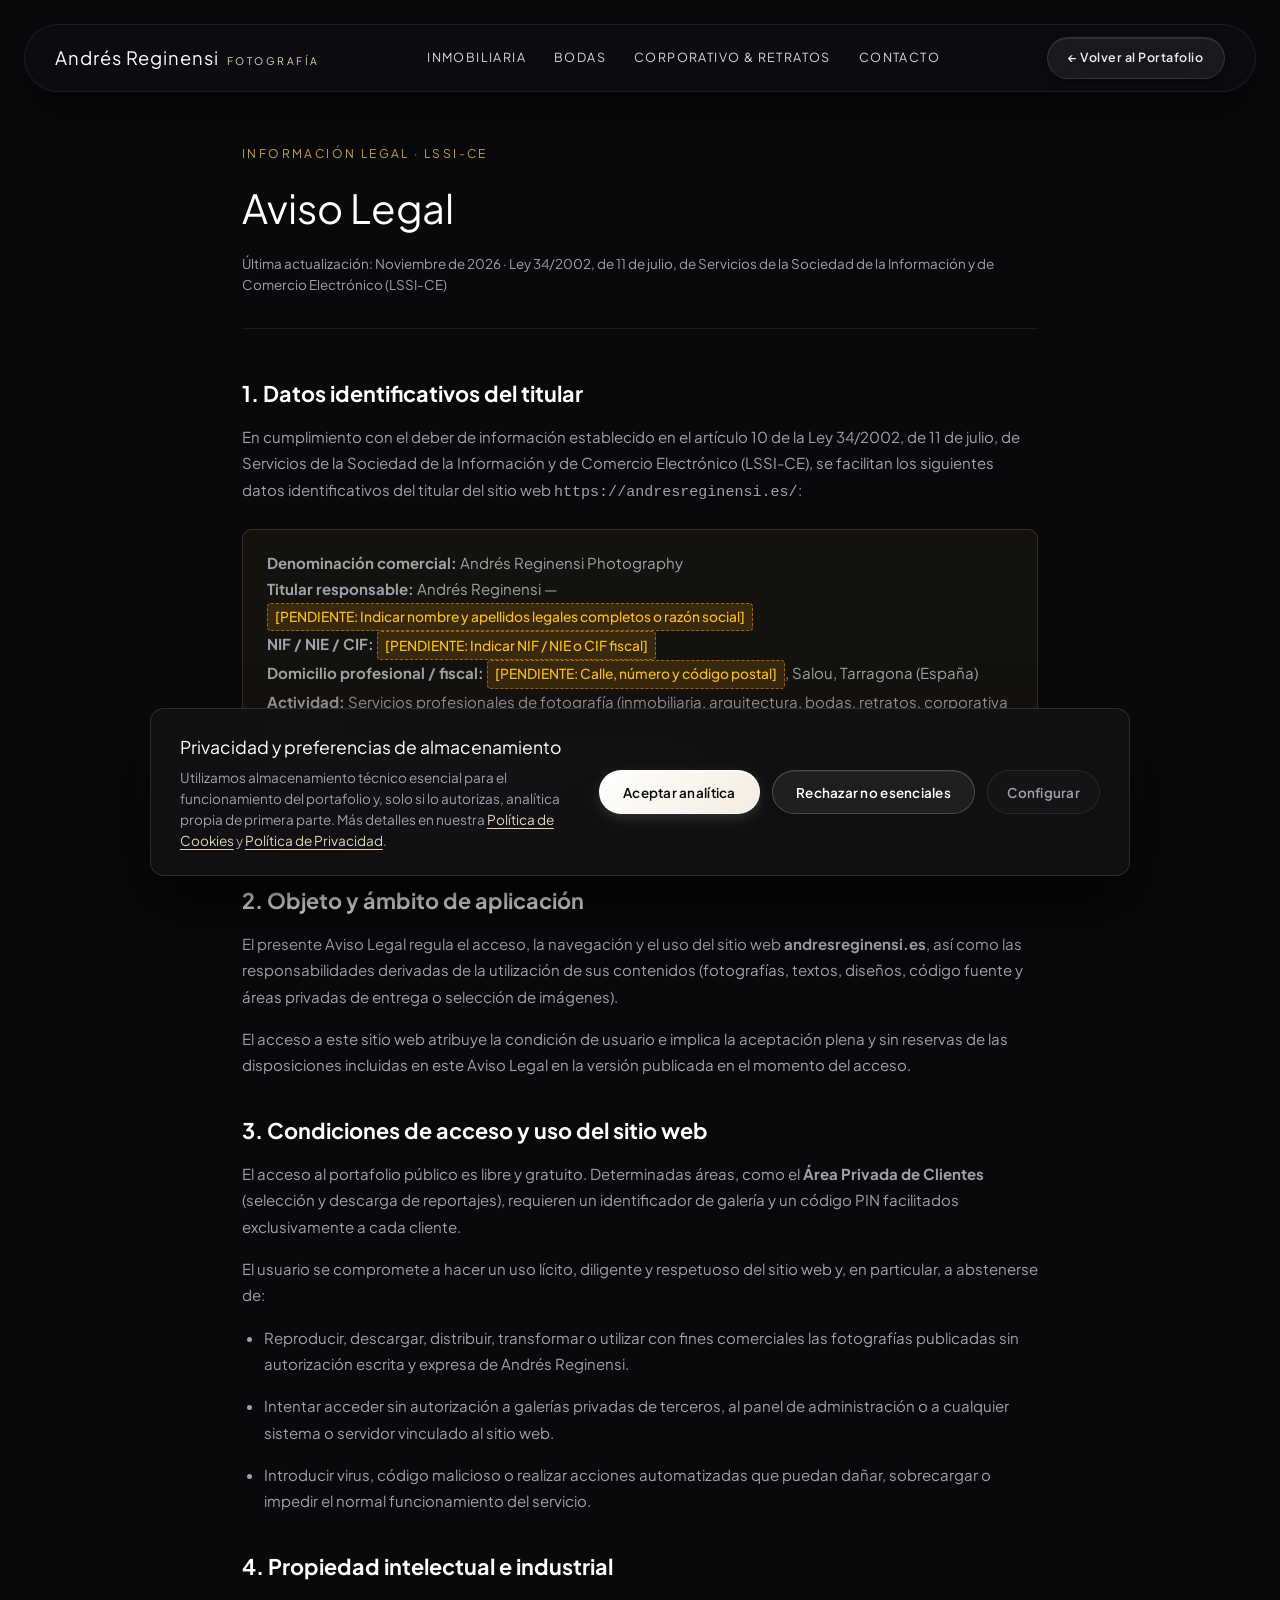
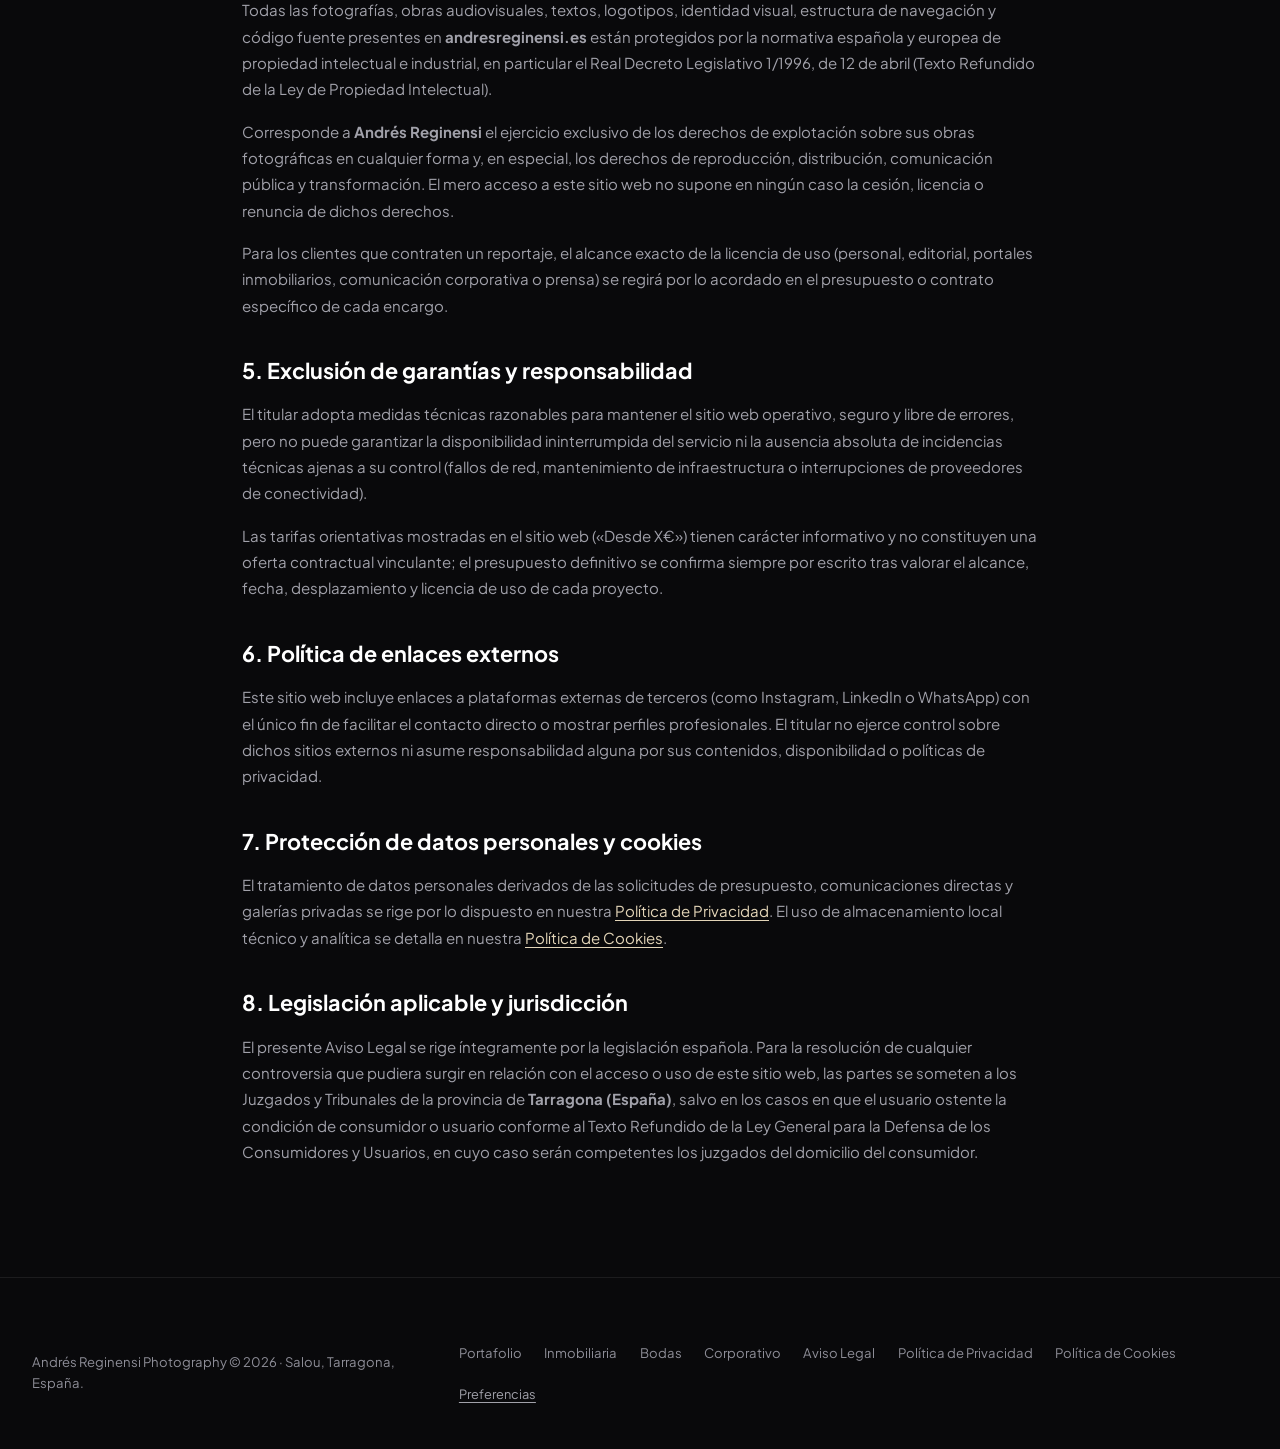
<file: aviso-legal.html>
<!DOCTYPE html>
<html lang="es">
<head>
  <meta charset="UTF-8">
  <meta name="viewport" content="width=device-width, initial-scale=1.0">
  <meta name="description" content="Aviso Legal y condiciones de uso de Andrés Reginensi Photography conforme a la Ley 34/2002 (LSSI-CE) en España.">
  <title>Aviso Legal | Andrés Reginensi Photography</title>
  <link rel="icon" type="image/svg+xml" href="/favicon.svg">
  <link rel="icon" type="image/png" sizes="32x32" href="/favicon-32x32.png">
  <link rel="shortcut icon" href="/favicon.ico">
  <link rel="apple-touch-icon" sizes="180x180" href="/apple-touch-icon.png">
  <link rel="manifest" href="/site.webmanifest">
  <meta name="theme-color" content="#0a0a0c">
  <link rel="canonical" href="https://andresreginensi.es/aviso-legal.html">

  <link rel="preconnect" href="https://fonts.googleapis.com">
  <link rel="preconnect" href="https://fonts.gstatic.com" crossorigin>
  <link href="https://fonts.googleapis.com/css2?family=Inter:wght@300;400;500;600&family=Plus+Jakarta+Sans:ital,wght@0,300;0,400;0,500;0,600;0,700;1,300;1,400&display=swap" rel="stylesheet">

  <link rel="stylesheet" href="assets/css/main.css?v=30">
  <link rel="stylesheet" href="assets/css/cookies.css?v=30">

  <style>
    .legal-page {
      max-width: 860px;
      margin: 0 auto;
      padding: 9rem 2rem 6rem;
      font-family: var(--font-sans);
    }
    .legal-header {
      margin-bottom: 3rem;
      border-bottom: 1px solid var(--border-hairline);
      padding-bottom: 2rem;
    }
    .legal-tag {
      font-size: 0.75rem;
      letter-spacing: 0.2em;
      text-transform: uppercase;
      color: var(--accent-gold);
      margin-bottom: 0.8rem;
      display: block;
    }
    .legal-title {
      font-family: var(--font-serif);
      font-size: clamp(1.9rem, 4vw, 2.5rem);
      font-weight: 400;
      color: var(--text-pure);
      margin-bottom: 0.8rem;
    }
    .legal-updated {
      font-size: 0.84rem;
      color: var(--text-muted);
    }
    .legal-content h2 {
      font-family: var(--font-serif);
      font-size: 1.35rem;
      color: var(--text-pure);
      margin: 2.2rem 0 0.8rem;
    }
    .legal-content p, .legal-content li {
      font-size: 0.94rem;
      line-height: 1.75;
      color: var(--text-muted);
      margin-bottom: 1rem;
    }
    .legal-content ul {
      padding-left: 1.4rem;
      margin-bottom: 1.5rem;
    }
    .legal-content a {
      color: var(--accent-warm);
      text-decoration: underline;
      text-underline-offset: 3px;
    }
    .legal-notice-box {
      background: rgba(197, 160, 89, 0.06);
      border: 1px solid rgba(197, 160, 89, 0.22);
      border-radius: 10px;
      padding: 1.25rem 1.5rem;
      margin: 1.5rem 0;
    }
    .legal-pending {
      display: inline-block;
      background: rgba(245, 158, 11, 0.16);
      border: 1px dashed rgba(245, 158, 11, 0.55);
      color: #fbbf24;
      padding: 0.08rem 0.45rem;
      border-radius: 4px;
      font-size: 0.86rem;
      font-weight: 500;
    }
  </style>
</head>
<body>
  <a href="#contenido-principal" class="skip-link">Saltar al contenido principal</a>

  <header class="site-header">
    <div class="header-inner">
      <a href="index.html" class="brand-logo">
        <span class="brand-title">Andrés Reginensi</span>
        <span class="brand-subtitle">Fotografía</span>
      </a>

      <nav class="main-nav desktop-nav" aria-label="Navegación secundaria">
        <a href="fotografia-inmobiliaria-tarragona.html" class="nav-link">Inmobiliaria</a>
        <a href="fotografo-bodas-tarragona.html" class="nav-link">Bodas</a>
        <a href="fotografia-corporativa-retratos-tarragona.html" class="nav-link">Corporativo &amp; Retratos</a>
        <a href="index.html#contacto" class="nav-link">Contacto</a>
      </nav>

      <a href="index.html" class="btn-client-access">
        ← Volver al Portafolio
      </a>
    </div>
  </header>

  <main id="contenido-principal" class="legal-page">
    <div class="legal-header">
      <span class="legal-tag">Información Legal · LSSI-CE</span>
      <h1 class="legal-title">Aviso Legal</h1>
      <p class="legal-updated">Última actualización: Noviembre de 2026 · Ley 34/2002, de 11 de julio, de Servicios de la Sociedad de la Información y de Comercio Electrónico (LSSI-CE)</p>
    </div>

    <div class="legal-content">
      <h2>1. Datos identificativos del titular</h2>
      <p>
        En cumplimiento con el deber de información establecido en el artículo 10 de la Ley 34/2002, de 11 de julio, de Servicios de la Sociedad de la Información y de Comercio Electrónico (LSSI-CE), se facilitan los siguientes datos identificativos del titular del sitio web <code>https://andresreginensi.es/</code>:
      </p>

      <div class="legal-notice-box">
        <p style="margin-bottom: 0.45rem;">
          <strong>Denominación comercial:</strong> Andrés Reginensi Photography<br>
          <strong>Titular responsable:</strong> Andrés Reginensi — <span class="legal-pending">[PENDIENTE: Indicar nombre y apellidos legales completos o razón social]</span><br>
          <strong>NIF / NIE / CIF:</strong> <span class="legal-pending">[PENDIENTE: Indicar NIF / NIE o CIF fiscal]</span><br>
          <strong>Domicilio profesional / fiscal:</strong> <span class="legal-pending">[PENDIENTE: Calle, número y código postal]</span>, Salou, Tarragona (España)<br>
          <strong>Actividad:</strong> Servicios profesionales de fotografía (inmobiliaria, arquitectura, bodas, retratos, corporativa y eventos)<br>
          <strong>Correo electrónico de contacto:</strong> <a href="mailto:andresreginensi@gmail.com">andresreginensi@gmail.com</a><br>
          <strong>Teléfono profesional:</strong> <a href="tel:+34664848096">+34 664 848 096</a><br>
          <strong>Sitio web:</strong> <a href="https://andresreginensi.es/">https://andresreginensi.es/</a>
        </p>
      </div>

      <h2>2. Objeto y ámbito de aplicación</h2>
      <p>
        El presente Aviso Legal regula el acceso, la navegación y el uso del sitio web <strong>andresreginensi.es</strong>, así como las responsabilidades derivadas de la utilización de sus contenidos (fotografías, textos, diseños, código fuente y áreas privadas de entrega o selección de imágenes).
      </p>
      <p>
        El acceso a este sitio web atribuye la condición de usuario e implica la aceptación plena y sin reservas de las disposiciones incluidas en este Aviso Legal en la versión publicada en el momento del acceso.
      </p>

      <h2>3. Condiciones de acceso y uso del sitio web</h2>
      <p>
        El acceso al portafolio público es libre y gratuito. Determinadas áreas, como el <strong>Área Privada de Clientes</strong> (selección y descarga de reportajes), requieren un identificador de galería y un código PIN facilitados exclusivamente a cada cliente.
      </p>
      <p>El usuario se compromete a hacer un uso lícito, diligente y respetuoso del sitio web y, en particular, a abstenerse de:</p>
      <ul>
        <li>Reproducir, descargar, distribuir, transformar o utilizar con fines comerciales las fotografías publicadas sin autorización escrita y expresa de Andrés Reginensi.</li>
        <li>Intentar acceder sin autorización a galerías privadas de terceros, al panel de administración o a cualquier sistema o servidor vinculado al sitio web.</li>
        <li>Introducir virus, código malicioso o realizar acciones automatizadas que puedan dañar, sobrecargar o impedir el normal funcionamiento del servicio.</li>
      </ul>

      <h2>4. Propiedad intelectual e industrial</h2>
      <p>
        Todas las fotografías, obras audiovisuales, textos, logotipos, identidad visual, estructura de navegación y código fuente presentes en <strong>andresreginensi.es</strong> están protegidos por la normativa española y europea de propiedad intelectual e industrial, en particular el Real Decreto Legislativo 1/1996, de 12 de abril (Texto Refundido de la Ley de Propiedad Intelectual).
      </p>
      <p>
        Corresponde a <strong>Andrés Reginensi</strong> el ejercicio exclusivo de los derechos de explotación sobre sus obras fotográficas en cualquier forma y, en especial, los derechos de reproducción, distribución, comunicación pública y transformación. El mero acceso a este sitio web no supone en ningún caso la cesión, licencia o renuncia de dichos derechos.
      </p>
      <p>
        Para los clientes que contraten un reportaje, el alcance exacto de la licencia de uso (personal, editorial, portales inmobiliarios, comunicación corporativa o prensa) se regirá por lo acordado en el presupuesto o contrato específico de cada encargo.
      </p>

      <h2>5. Exclusión de garantías y responsabilidad</h2>
      <p>
        El titular adopta medidas técnicas razonables para mantener el sitio web operativo, seguro y libre de errores, pero no puede garantizar la disponibilidad ininterrumpida del servicio ni la ausencia absoluta de incidencias técnicas ajenas a su control (fallos de red, mantenimiento de infraestructura o interrupciones de proveedores de conectividad).
      </p>
      <p>
        Las tarifas orientativas mostradas en el sitio web («Desde X€») tienen carácter informativo y no constituyen una oferta contractual vinculante; el presupuesto definitivo se confirma siempre por escrito tras valorar el alcance, fecha, desplazamiento y licencia de uso de cada proyecto.
      </p>

      <h2>6. Política de enlaces externos</h2>
      <p>
        Este sitio web incluye enlaces a plataformas externas de terceros (como Instagram, LinkedIn o WhatsApp) con el único fin de facilitar el contacto directo o mostrar perfiles profesionales. El titular no ejerce control sobre dichos sitios externos ni asume responsabilidad alguna por sus contenidos, disponibilidad o políticas de privacidad.
      </p>

      <h2>7. Protección de datos personales y cookies</h2>
      <p>
        El tratamiento de datos personales derivados de las solicitudes de presupuesto, comunicaciones directas y galerías privadas se rige por lo dispuesto en nuestra <a href="politica-privacidad.html">Política de Privacidad</a>. El uso de almacenamiento local técnico y analítica se detalla en nuestra <a href="cookies.html">Política de Cookies</a>.
      </p>

      <h2>8. Legislación aplicable y jurisdicción</h2>
      <p>
        El presente Aviso Legal se rige íntegramente por la legislación española. Para la resolución de cualquier controversia que pudiera surgir en relación con el acceso o uso de este sitio web, las partes se someten a los Juzgados y Tribunales de la provincia de <strong>Tarragona (España)</strong>, salvo en los casos en que el usuario ostente la condición de consumidor o usuario conforme al Texto Refundido de la Ley General para la Defensa de los Consumidores y Usuarios, en cuyo caso serán competentes los juzgados del domicilio del consumidor.
      </p>
    </div>
  </main>

  <footer class="site-footer">
    <div>Andrés Reginensi Photography &copy; 2026 · Salou, Tarragona, España.</div>
    <nav class="footer-nav" aria-label="Enlaces de pie de página">
      <a href="index.html">Portafolio</a>
      <a href="fotografia-inmobiliaria-tarragona.html">Inmobiliaria</a>
      <a href="fotografo-bodas-tarragona.html">Bodas</a>
      <a href="fotografia-corporativa-retratos-tarragona.html">Corporativo</a>
      <a href="aviso-legal.html" aria-current="page">Aviso Legal</a>
      <a href="politica-privacidad.html">Política de Privacidad</a>
      <a href="cookies.html">Política de Cookies</a>
      <button type="button" class="btn-cookie-reopen" data-open-cookie-settings>Preferencias</button>
    </nav>
  </footer>

  <!-- BANNER DE COOKIES (RGPD / GDPR) -->
  <aside class="cookie-banner" id="cookie-banner" role="dialog" aria-modal="false" aria-label="Aviso de cookies y privacidad" aria-hidden="true">
    <div class="cookie-banner-inner">
      <div class="cookie-banner-text">
        <h2 class="cookie-banner-title">Privacidad y preferencias de almacenamiento</h2>
        <p class="cookie-banner-desc">
          Utilizamos almacenamiento técnico esencial para el funcionamiento del portafolio y, solo si lo autorizas, analítica propia de primera parte. Más detalles en nuestra <a href="cookies.html">Política de Cookies</a> y <a href="politica-privacidad.html">Política de Privacidad</a>.
        </p>
      </div>

      <div class="cookie-banner-actions">
        <button type="button" class="cookie-btn cookie-btn-accept" id="cookie-btn-accept-all">Aceptar analítica</button>
        <button type="button" class="cookie-btn cookie-btn-reject" id="cookie-btn-reject-all">Rechazar no esenciales</button>
        <button type="button" class="cookie-btn cookie-btn-config" id="cookie-btn-open-config">Configurar</button>
      </div>
    </div>
  </aside>

  <div class="cookie-modal-overlay" id="cookie-modal-overlay" role="dialog" aria-modal="true" aria-labelledby="cookie-modal-heading" aria-hidden="true">
    <div class="cookie-modal" id="cookie-modal">
      <div class="cookie-modal-header">
        <div>
          <h2 class="cookie-modal-title" id="cookie-modal-heading">Panel de Preferencias de Privacidad</h2>
          <p class="cookie-modal-subtitle">Gestiona tu consentimiento en cualquier momento.</p>
        </div>
        <button type="button" class="cookie-modal-close" id="cookie-btn-close-modal" aria-label="Cerrar panel de privacidad">&times;</button>
      </div>
      <div class="cookie-modal-body">
        <article class="cookie-category-item">
          <div class="cookie-category-header">
            <span class="cookie-category-name">Técnicas y Esenciales <span class="cookie-badge-required">Siempre activas</span></span>
            <label class="cookie-switch" aria-label="Almacenamiento técnico obligatorio">
              <input type="checkbox" checked disabled>
              <span class="cookie-slider"></span>
            </label>
          </div>
          <p class="cookie-category-desc">Imprescindibles para recordar tu elección y mantener la sesión en el área privada de clientes.</p>
        </article>
        <article class="cookie-category-item">
          <div class="cookie-category-header">
            <span class="cookie-category-name">Analítica Propia de Primera Parte</span>
            <label class="cookie-switch" aria-label="Permitir analítica propia anónima">
              <input type="checkbox" id="cookie-toggle-analytics">
              <span class="cookie-slider"></span>
            </label>
          </div>
          <p class="cookie-category-desc">Mide de forma agregada las secciones visitadas sin compartir datos con redes publicitarias externas.</p>
        </article>
      </div>
      <div class="cookie-modal-footer">
        <button type="button" class="cookie-btn cookie-btn-reject" id="cookie-btn-modal-accept-all">Aceptar analítica</button>
        <button type="button" class="cookie-btn cookie-btn-accept" id="cookie-btn-save-preferences">Guardar mis preferencias</button>
      </div>
    </div>
  </div>

  <script src="assets/js/cookies.js?v=30" defer></script>
  <script src="assets/js/analytics-tracker.js?v=30" defer></script>
</body>
</html>
</file>
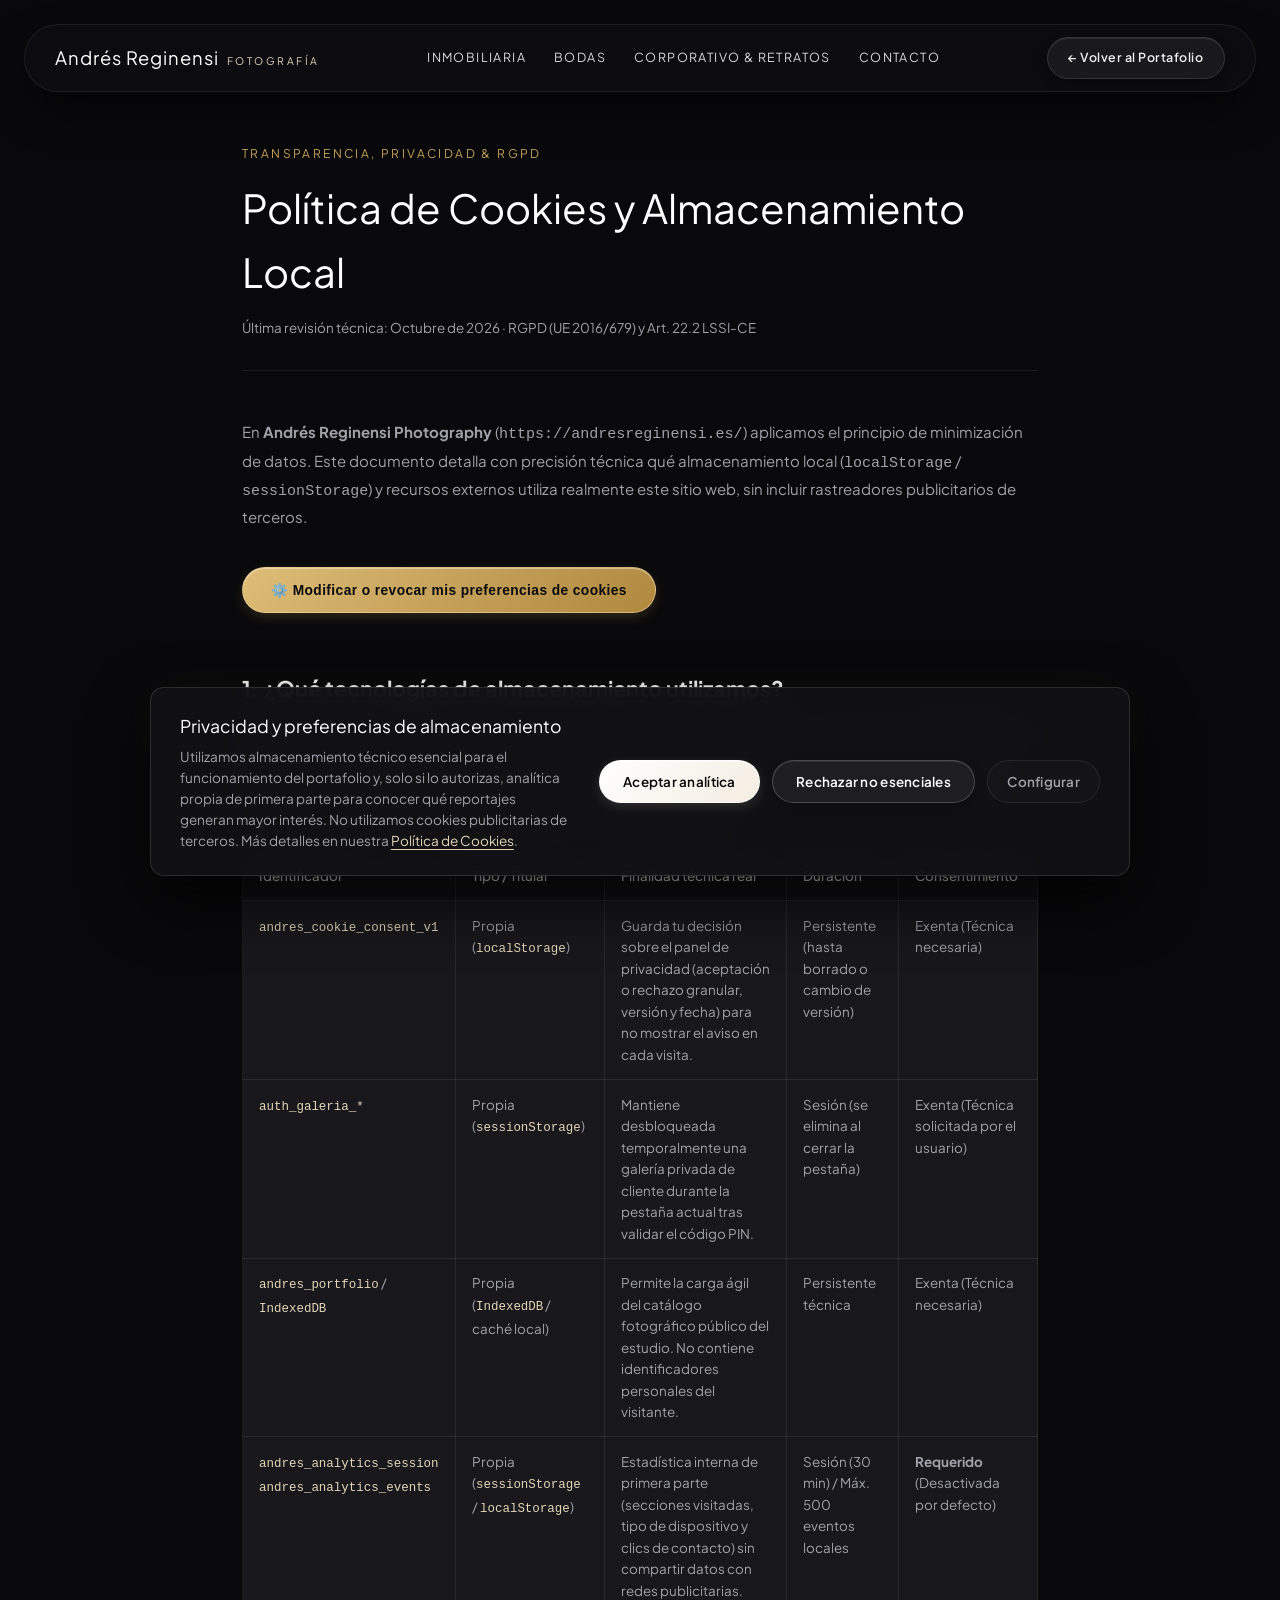
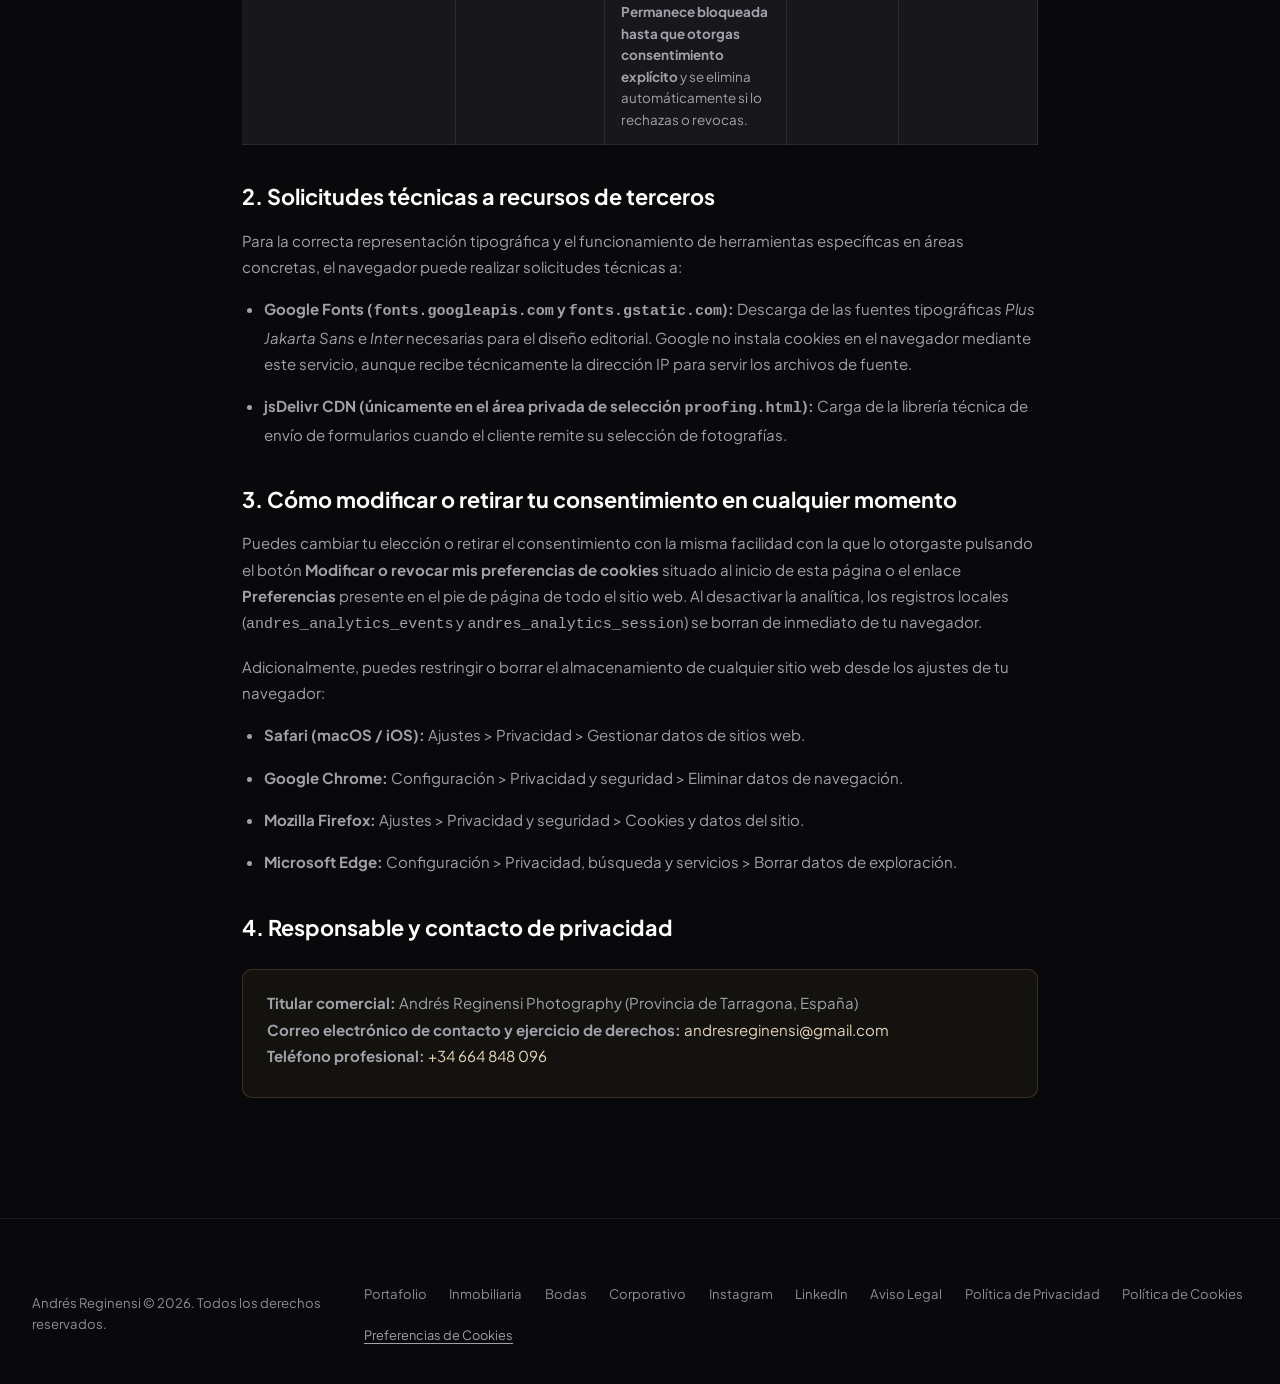
<file: cookies.html>
<!DOCTYPE html>
<html lang="es">
<head>
  <meta charset="UTF-8">
  <meta name="viewport" content="width=device-width, initial-scale=1.0">
  <meta name="description" content="Política de Cookies y Almacenamiento Local de Andrés Reginensi Photography conforme al RGPD y la LSSI-CE.">
  <title>Política de Cookies | Andrés Reginensi Photography</title>
  <link rel="icon" type="image/svg+xml" href="/favicon.svg">
  <link rel="icon" type="image/png" sizes="32x32" href="/favicon-32x32.png">
  <link rel="shortcut icon" href="/favicon.ico">
  <link rel="apple-touch-icon" sizes="180x180" href="/apple-touch-icon.png">
  <link rel="manifest" href="/site.webmanifest">
  <meta name="theme-color" content="#0a0a0c">
  <link rel="canonical" href="https://andresreginensi.es/cookies.html">

  <link rel="preconnect" href="https://fonts.googleapis.com">
  <link rel="preconnect" href="https://fonts.gstatic.com" crossorigin>
  <link href="https://fonts.googleapis.com/css2?family=Inter:wght@300;400;500;600&family=Plus+Jakarta+Sans:ital,wght@0,300;0,400;0,500;0,600;0,700;1,300;1,400&display=swap" rel="stylesheet">

  <link rel="stylesheet" href="assets/css/main.css?v=30">
  <link rel="stylesheet" href="assets/css/cookies.css?v=30">

  <style>
    .legal-page {
      max-width: 860px;
      margin: 0 auto;
      padding: 9rem 2rem 6rem;
      font-family: var(--font-sans);
    }
    .legal-header {
      margin-bottom: 3rem;
      border-bottom: 1px solid var(--border-hairline);
      padding-bottom: 2rem;
    }
    .legal-tag {
      font-size: 0.75rem;
      letter-spacing: 0.2em;
      text-transform: uppercase;
      color: var(--accent-gold);
      margin-bottom: 0.8rem;
      display: block;
    }
    .legal-title {
      font-family: var(--font-serif);
      font-size: clamp(1.9rem, 4vw, 2.5rem);
      font-weight: 400;
      color: var(--text-pure);
      margin-bottom: 0.8rem;
    }
    .legal-updated {
      font-size: 0.84rem;
      color: var(--text-muted);
    }
    .legal-content h2 {
      font-family: var(--font-serif);
      font-size: 1.35rem;
      color: var(--text-pure);
      margin: 2.2rem 0 0.8rem;
    }
    .legal-content p, .legal-content li {
      font-size: 0.94rem;
      line-height: 1.75;
      color: var(--text-muted);
      margin-bottom: 1rem;
    }
    .legal-content ul {
      padding-left: 1.4rem;
      margin-bottom: 1.5rem;
    }
    .legal-table-wrap {
      overflow-x: auto;
      margin: 1.5rem 0 2rem;
    }
    .legal-table {
      width: 100%;
      border-collapse: collapse;
      font-size: 0.84rem;
      min-width: 600px;
    }
    .legal-table th, .legal-table td {
      border: 1px solid var(--border-hairline);
      padding: 0.85rem 1rem;
      text-align: left;
      vertical-align: top;
    }
    .legal-table th {
      background: var(--bg-surface);
      color: var(--text-pure);
      font-weight: 500;
    }
    .legal-table td {
      color: var(--text-muted);
      background: var(--bg-card);
    }
    .legal-table code {
      font-family: var(--font-mono);
      font-size: 0.78rem;
      color: var(--accent-warm);
    }
    .btn-manage-cookies {
      position: relative;
      overflow: hidden;
      display: inline-flex;
      align-items: center;
      gap: 0.55rem;
      background: var(--btn-primary-bg);
      color: var(--btn-primary-text);
      padding: 0.88rem 1.75rem;
      border-radius: var(--btn-radius-pill);
      font-weight: 600;
      font-size: 0.86rem;
      letter-spacing: 0.03em;
      cursor: pointer;
      border: 1px solid var(--btn-primary-border);
      box-shadow: var(--btn-primary-shadow);
      margin: 1.25rem 0 1.5rem;
      transition: var(--btn-transition);
    }
    .btn-manage-cookies:hover {
      background: var(--btn-primary-bg-hover);
      transform: translateY(-2px) scale(1.015);
      box-shadow: var(--btn-primary-shadow-hover);
      filter: brightness(1.03);
    }
    .btn-manage-cookies:active {
      transform: translateY(0) scale(0.97);
      transition-duration: 90ms;
    }
    .legal-notice-box {
      background: rgba(197, 160, 89, 0.06);
      border: 1px solid rgba(197, 160, 89, 0.22);
      border-radius: 10px;
      padding: 1.25rem 1.5rem;
      margin: 1.5rem 0;
    }
  </style>
</head>
<body>
  <a href="#contenido-principal" class="skip-link">Saltar al contenido principal</a>

  <!-- Cabecera -->
  <header class="site-header">
    <div class="header-inner">
      <a href="index.html" class="brand-logo">
        <span class="brand-title">Andrés Reginensi</span>
        <span class="brand-subtitle">Fotografía</span>
      </a>

      <nav class="main-nav desktop-nav" aria-label="Navegación secundaria">
        <a href="fotografia-inmobiliaria-tarragona.html" class="nav-link">Inmobiliaria</a>
        <a href="fotografo-bodas-tarragona.html" class="nav-link">Bodas</a>
        <a href="fotografia-corporativa-retratos-tarragona.html" class="nav-link">Corporativo &amp; Retratos</a>
        <a href="index.html#contacto" class="nav-link">Contacto</a>
      </nav>

      <a href="index.html" class="btn-client-access">
        ← Volver al Portafolio
      </a>
    </div>
  </header>

  <main id="contenido-principal" class="legal-page">
    <div class="legal-header">
      <span class="legal-tag">Transparencia, Privacidad &amp; RGPD</span>
      <h1 class="legal-title">Política de Cookies y Almacenamiento Local</h1>
      <p class="legal-updated">Última revisión técnica: Octubre de 2026 · RGPD (UE 2016/679) y Art. 22.2 LSSI-CE</p>
    </div>

    <div class="legal-content">
      <p>
        En <strong>Andrés Reginensi Photography</strong> (<code>https://andresreginensi.es/</code>) aplicamos el principio de minimización de datos. Este documento detalla con precisión técnica qué almacenamiento local (<code>localStorage</code> / <code>sessionStorage</code>) y recursos externos utiliza realmente este sitio web, sin incluir rastreadores publicitarios de terceros.
      </p>

      <button type="button" class="btn-manage-cookies" data-open-cookie-settings>
        ⚙️ Modificar o revocar mis preferencias de cookies
      </button>

      <h2>1. ¿Qué tecnologías de almacenamiento utilizamos?</h2>
      <p>
        A diferencia de los portales con seguimiento publicitario masivo, este sitio web <strong>no instala cookies publicitarias ni píxeles de redes sociales de terceros</strong>. Únicamente empleamos almacenamiento web del navegador (<code>localStorage</code> y <code>sessionStorage</code>, sujetos a las mismas garantías legales del Art. 22.2 de la LSSI-CE que las cookies tradicionales) para dos finalidades claramente diferenciadas:
      </p>

      <div class="legal-table-wrap">
        <table class="legal-table">
          <thead>
            <tr>
              <th>Identificador</th>
              <th>Tipo / Titular</th>
              <th>Finalidad técnica real</th>
              <th>Duración</th>
              <th>Consentimiento</th>
            </tr>
          </thead>
          <tbody>
            <tr>
              <td><code>andres_cookie_consent_v1</code></td>
              <td>Propia (<code>localStorage</code>)</td>
              <td>Guarda tu decisión sobre el panel de privacidad (aceptación o rechazo granular, versión y fecha) para no mostrar el aviso en cada visita.</td>
              <td>Persistente (hasta borrado o cambio de versión)</td>
              <td>Exenta (Técnica necesaria)</td>
            </tr>
            <tr>
              <td><code>auth_galeria_*</code></td>
              <td>Propia (<code>sessionStorage</code>)</td>
              <td>Mantiene desbloqueada temporalmente una galería privada de cliente durante la pestaña actual tras validar el código PIN.</td>
              <td>Sesión (se elimina al cerrar la pestaña)</td>
              <td>Exenta (Técnica solicitada por el usuario)</td>
            </tr>
            <tr>
              <td><code>andres_portfolio</code> / <code>IndexedDB</code></td>
              <td>Propia (<code>IndexedDB</code> / caché local)</td>
              <td>Permite la carga ágil del catálogo fotográfico público del estudio. No contiene identificadores personales del visitante.</td>
              <td>Persistente técnica</td>
              <td>Exenta (Técnica necesaria)</td>
            </tr>
            <tr>
              <td><code>andres_analytics_session</code><br><code>andres_analytics_events</code></td>
              <td>Propia (<code>sessionStorage</code> / <code>localStorage</code>)</td>
              <td>Estadística interna de primera parte (secciones visitadas, tipo de dispositivo y clics de contacto) sin compartir datos con redes publicitarias. <strong>Permanece bloqueada hasta que otorgas consentimiento explícito</strong> y se elimina automáticamente si lo rechazas o revocas.</td>
              <td>Sesión (30 min) / Máx. 500 eventos locales</td>
              <td><strong>Requerido</strong> (Desactivada por defecto)</td>
            </tr>
          </tbody>
        </table>
      </div>

      <h2>2. Solicitudes técnicas a recursos de terceros</h2>
      <p>
        Para la correcta representación tipográfica y el funcionamiento de herramientas específicas en áreas concretas, el navegador puede realizar solicitudes técnicas a:
      </p>
      <ul>
        <li><strong>Google Fonts (<code>fonts.googleapis.com</code> y <code>fonts.gstatic.com</code>):</strong> Descarga de las fuentes tipográficas <em>Plus Jakarta Sans</em> e <em>Inter</em> necesarias para el diseño editorial. Google no instala cookies en el navegador mediante este servicio, aunque recibe técnicamente la dirección IP para servir los archivos de fuente.</li>
        <li><strong>jsDelivr CDN (únicamente en el área privada de selección <code>proofing.html</code>):</strong> Carga de la librería técnica de envío de formularios cuando el cliente remite su selección de fotografías.</li>
      </ul>

      <h2>3. Cómo modificar o retirar tu consentimiento en cualquier momento</h2>
      <p>
        Puedes cambiar tu elección o retirar el consentimiento con la misma facilidad con la que lo otorgaste pulsando el botón <strong>Modificar o revocar mis preferencias de cookies</strong> situado al inicio de esta página o el enlace <strong>Preferencias</strong> presente en el pie de página de todo el sitio web. Al desactivar la analítica, los registros locales (<code>andres_analytics_events</code> y <code>andres_analytics_session</code>) se borran de inmediato de tu navegador.
      </p>
      <p>
        Adicionalmente, puedes restringir o borrar el almacenamiento de cualquier sitio web desde los ajustes de tu navegador:
      </p>
      <ul>
        <li><strong>Safari (macOS / iOS):</strong> Ajustes &gt; Privacidad &gt; Gestionar datos de sitios web.</li>
        <li><strong>Google Chrome:</strong> Configuración &gt; Privacidad y seguridad &gt; Eliminar datos de navegación.</li>
        <li><strong>Mozilla Firefox:</strong> Ajustes &gt; Privacidad y seguridad &gt; Cookies y datos del sitio.</li>
        <li><strong>Microsoft Edge:</strong> Configuración &gt; Privacidad, búsqueda y servicios &gt; Borrar datos de exploración.</li>
      </ul>

      <h2>4. Responsable y contacto de privacidad</h2>
      <div class="legal-notice-box">
        <p style="margin-bottom: 0.5rem;">
          <strong>Titular comercial:</strong> Andrés Reginensi Photography (Provincia de Tarragona, España)<br>
          <strong>Correo electrónico de contacto y ejercicio de derechos:</strong> <a href="mailto:andresreginensi@gmail.com" style="color: var(--accent-warm);">andresreginensi@gmail.com</a><br>
          <strong>Teléfono profesional:</strong> <a href="tel:+34664848096" style="color: var(--accent-warm);">+34 664 848 096</a>
        </p>
      </div>
    </div>
  </main>

  <!-- Footer -->
  <footer class="site-footer">
    <div>Andrés Reginensi &copy; 2026. Todos los derechos reservados.</div>
    <div class="footer-nav">
      <a href="index.html">Portafolio</a>
      <a href="fotografia-inmobiliaria-tarragona.html">Inmobiliaria</a>
      <a href="fotografo-bodas-tarragona.html">Bodas</a>
      <a href="fotografia-corporativa-retratos-tarragona.html">Corporativo</a>
      <a href="https://www.instagram.com/gagr80" target="_blank" rel="noopener noreferrer">Instagram</a>
      <a href="https://www.linkedin.com/in/gagr80/" target="_blank" rel="noopener noreferrer">LinkedIn</a>
      <a href="aviso-legal.html">Aviso Legal</a>
      <a href="politica-privacidad.html">Política de Privacidad</a>
      <a href="cookies.html" aria-current="page">Política de Cookies</a>
      <button type="button" class="btn-cookie-reopen" data-open-cookie-settings>Preferencias de Cookies</button>
    </div>
  </footer>

  <!-- BANNER DE COOKIES (RGPD / GDPR) -->
  <aside class="cookie-banner" id="cookie-banner" role="dialog" aria-modal="false" aria-label="Aviso de cookies y privacidad" aria-hidden="true">
    <div class="cookie-banner-inner">
      <div class="cookie-banner-text">
        <h2 class="cookie-banner-title">Privacidad y preferencias de almacenamiento</h2>
        <p class="cookie-banner-desc">
          Utilizamos almacenamiento técnico esencial para el funcionamiento del portafolio y, solo si lo autorizas, analítica propia de primera parte para conocer qué reportajes generan mayor interés. No utilizamos cookies publicitarias de terceros. Más detalles en nuestra <a href="cookies.html">Política de Cookies</a>.
        </p>
      </div>

      <div class="cookie-banner-actions">
        <button type="button" class="cookie-btn cookie-btn-accept" id="cookie-btn-accept-all">
          Aceptar analítica
        </button>
        <button type="button" class="cookie-btn cookie-btn-reject" id="cookie-btn-reject-all">
          Rechazar no esenciales
        </button>
        <button type="button" class="cookie-btn cookie-btn-config" id="cookie-btn-open-config">
          Configurar
        </button>
      </div>
    </div>
  </aside>

  <!-- MODAL DE CONFIGURACIÓN DE COOKIES -->
  <div class="cookie-modal-overlay" id="cookie-modal-overlay" role="dialog" aria-modal="true" aria-labelledby="cookie-modal-heading" aria-hidden="true">
    <div class="cookie-modal" id="cookie-modal">
      <div class="cookie-modal-header">
        <div>
          <h2 class="cookie-modal-title" id="cookie-modal-heading">Panel de Preferencias de Privacidad</h2>
          <p class="cookie-modal-subtitle">
            Gestiona tu consentimiento en cualquier momento. Al desactivar la analítica se eliminan automáticamente los datos locales registrados en tu navegador.
          </p>
        </div>
        <button type="button" class="cookie-modal-close" id="cookie-btn-close-modal" aria-label="Cerrar panel de privacidad">&times;</button>
      </div>

      <div class="cookie-modal-body">
        <article class="cookie-category-item">
          <div class="cookie-category-header">
            <span class="cookie-category-name">
              Técnicas y Esenciales
              <span class="cookie-badge-required">Siempre activas</span>
            </span>
            <label class="cookie-switch" aria-label="Almacenamiento técnico obligatorio">
              <input type="checkbox" checked disabled>
              <span class="cookie-slider"></span>
            </label>
          </div>
          <p class="cookie-category-desc">
            Imprescindibles para recordar tu elección en este panel, visualizar galerías a pantalla completa y mantener la sesión en el área privada de clientes.
          </p>
        </article>

        <article class="cookie-category-item">
          <div class="cookie-category-header">
            <span class="cookie-category-name">Analítica Propia de Primera Parte</span>
            <label class="cookie-switch" aria-label="Permitir analítica propia anónima">
              <input type="checkbox" id="cookie-toggle-analytics">
              <span class="cookie-slider"></span>
            </label>
          </div>
          <p class="cookie-category-desc">
            Mide de forma agregada las secciones visitadas y clics de contacto sin compartir información con plataformas publicitarias externas. Desactivada por defecto.
          </p>
        </article>
      </div>

      <div class="cookie-modal-footer">
        <button type="button" class="cookie-btn cookie-btn-reject" id="cookie-btn-modal-accept-all">
          Aceptar analítica
        </button>
        <button type="button" class="cookie-btn cookie-btn-accept" id="cookie-btn-save-preferences">
          Guardar mis preferencias
        </button>
      </div>
    </div>
  </div>

  <script src="assets/js/cookies.js?v=30" defer></script>
  <script src="assets/js/analytics-tracker.js?v=30" defer></script>
</body>
</html>
</file>
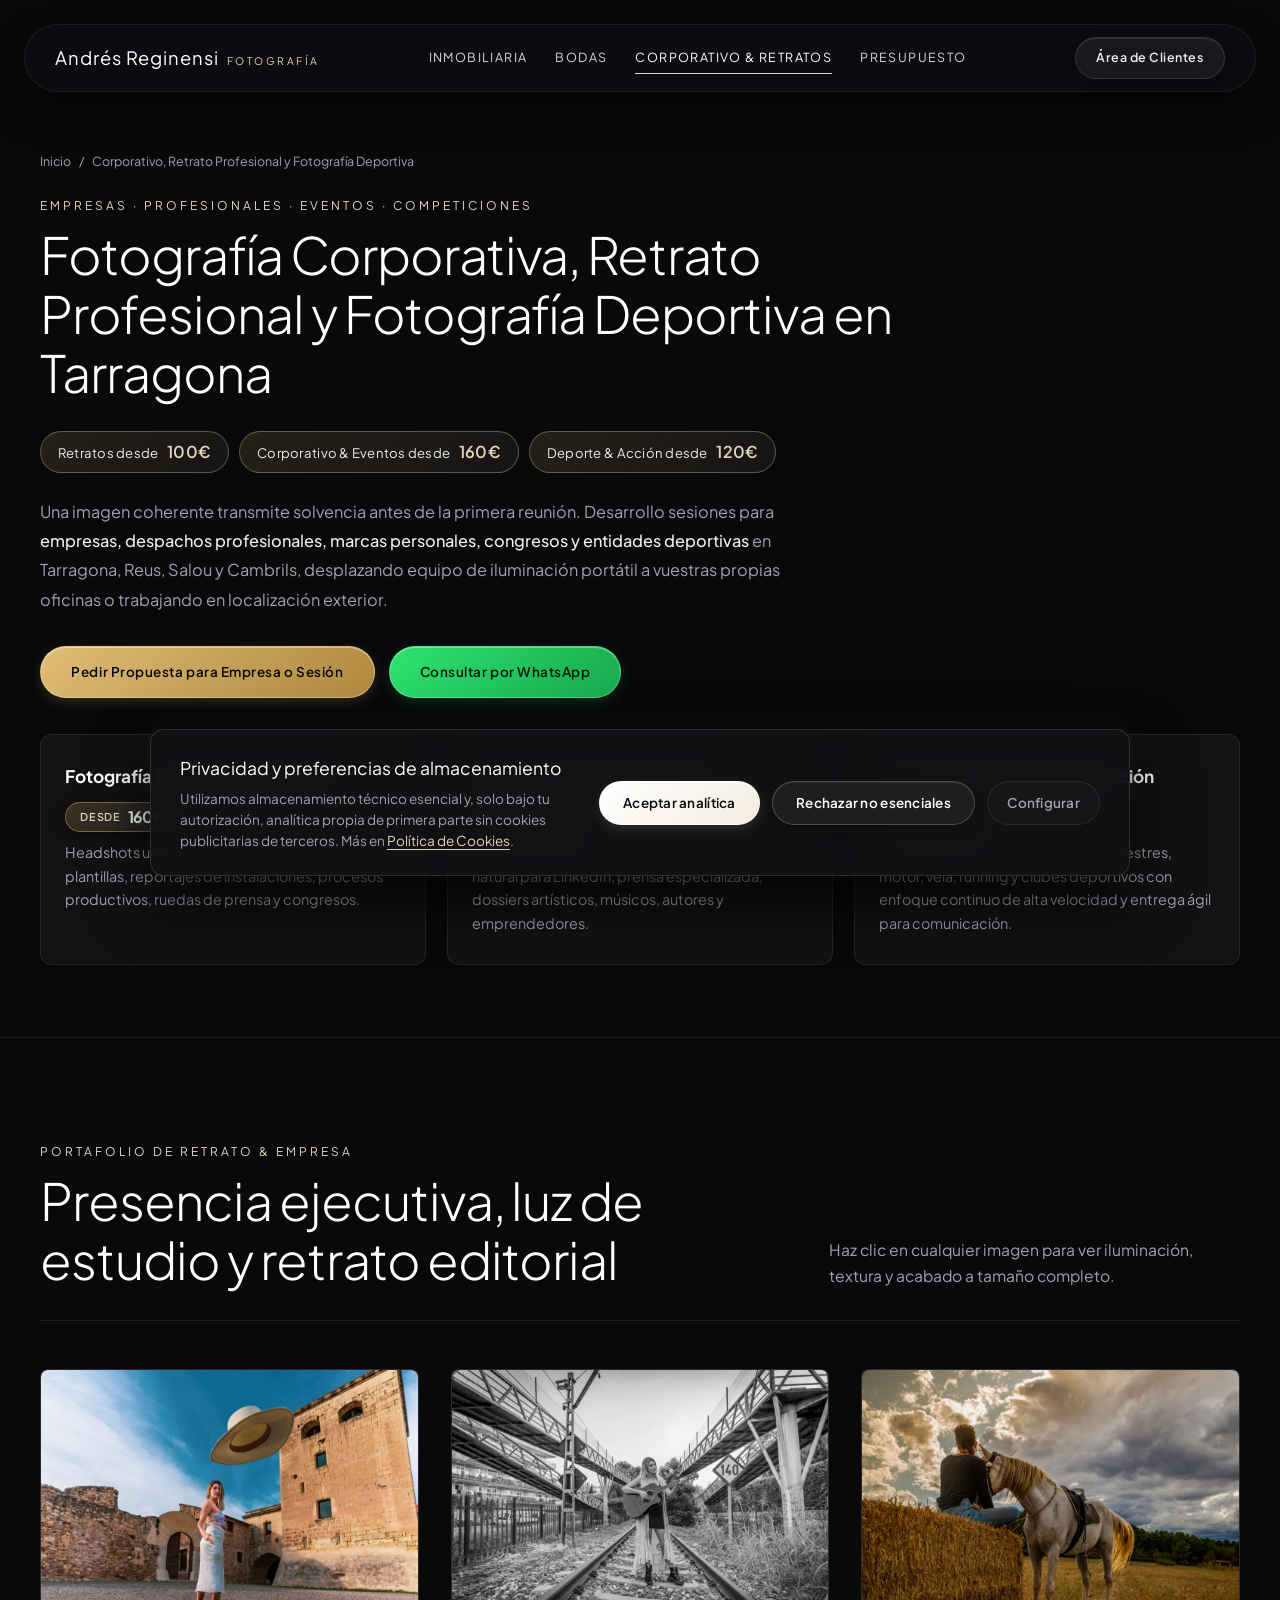
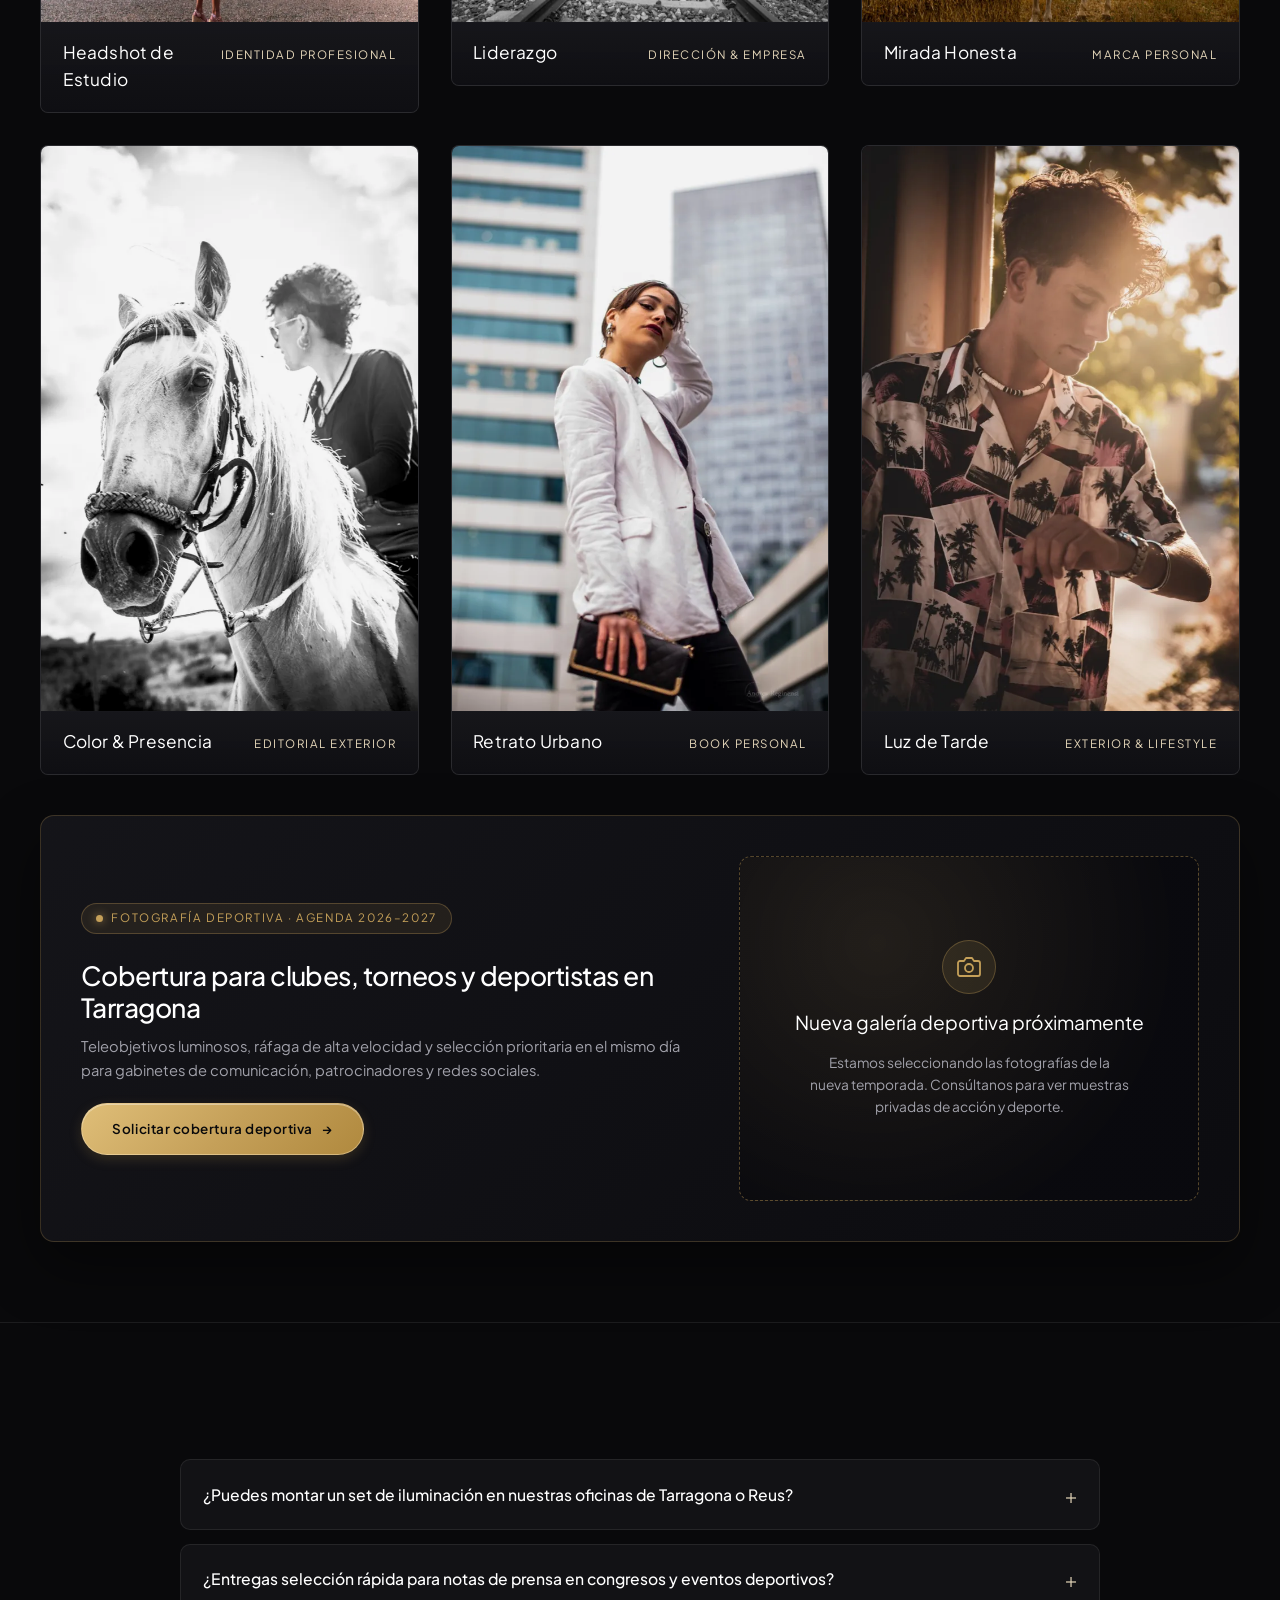
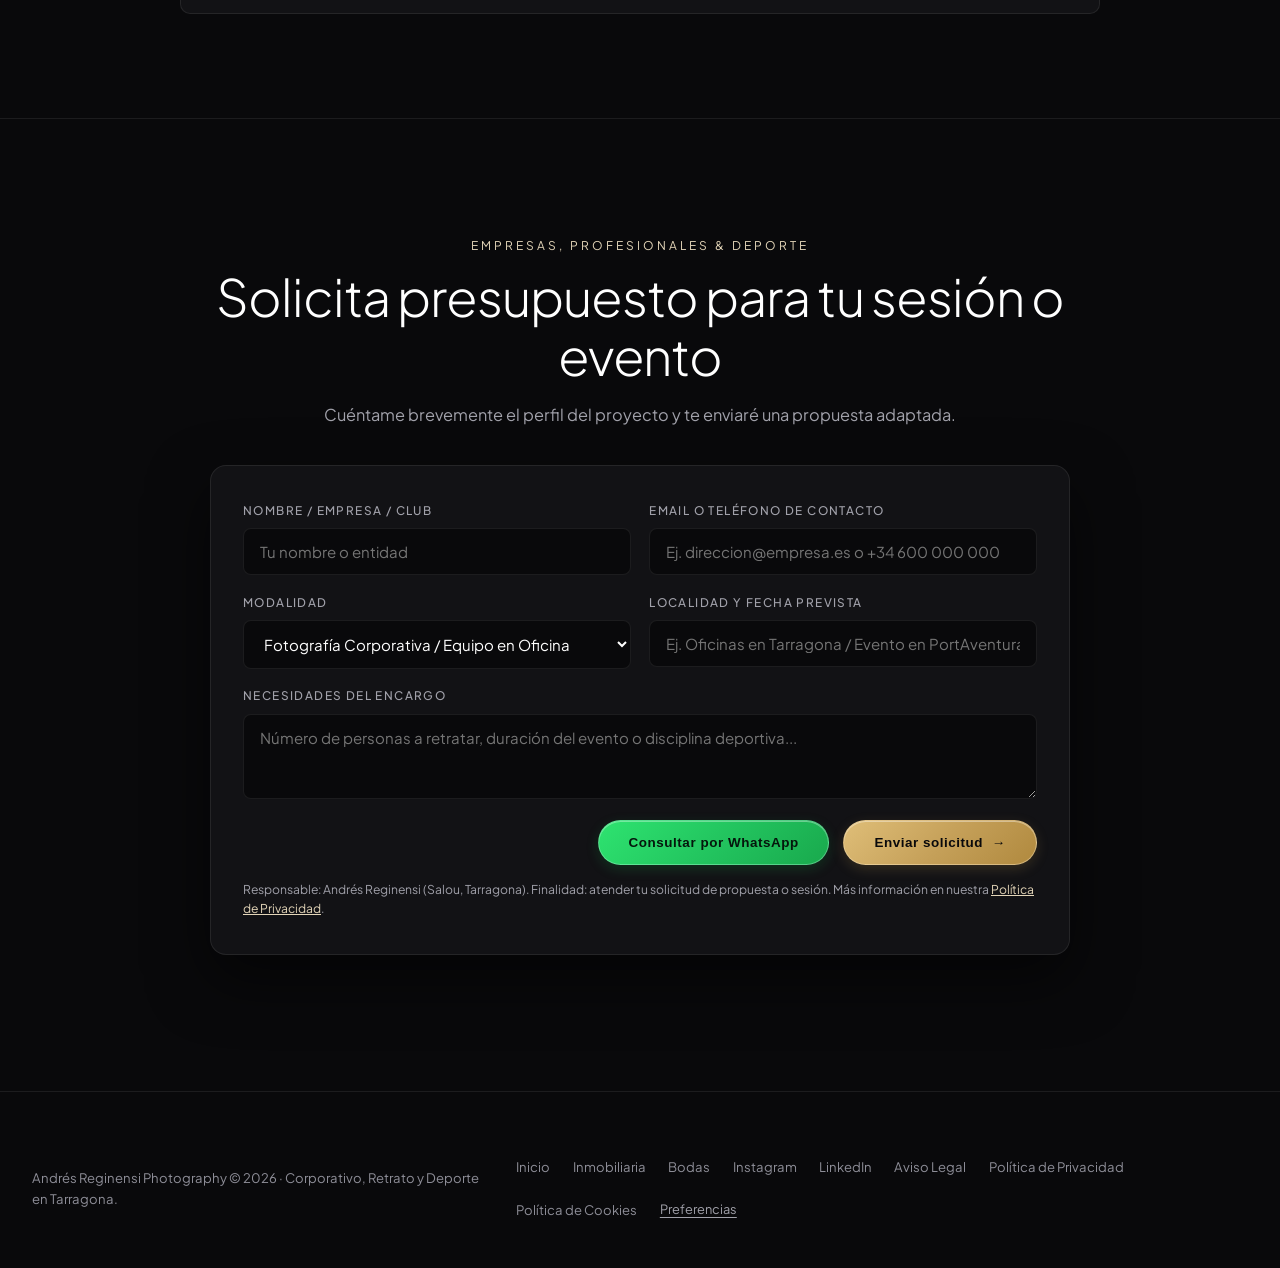
<file: fotografia-corporativa-retratos-tarragona.html>
<!DOCTYPE html>
<html lang="es">
<head>
  <meta charset="UTF-8">
  <meta name="viewport" content="width=device-width, initial-scale=1.0">
  <meta name="description" content="Fotografía corporativa, retrato ejecutivo y fotografía deportiva en Tarragona, Reus y Salou. Sesiones para empresas, congresos, equipos y clubes.">
  <title>Fotografía Corporativa y Retratos Tarragona | A. Reginensi</title>
  <link rel="icon" type="image/svg+xml" href="/favicon.svg">
  <link rel="icon" type="image/png" sizes="32x32" href="/favicon-32x32.png">
  <link rel="shortcut icon" href="/favicon.ico">
  <link rel="apple-touch-icon" sizes="180x180" href="/apple-touch-icon.png">
  <link rel="manifest" href="/site.webmanifest">
  <meta name="theme-color" content="#0a0a0c">
  <link rel="canonical" href="https://andresreginensi.es/fotografia-corporativa-retratos-tarragona.html">

  <meta property="og:type" content="website">
  <meta property="og:site_name" content="Andrés Reginensi Photography">
  <meta property="og:url" content="https://andresreginensi.es/fotografia-corporativa-retratos-tarragona.html">
  <meta property="og:title" content="Fotografía Corporativa, Retrato Profesional y Acción en Tarragona">
  <meta property="og:description" content="Retratos ejecutivos in-company, cobertura de congresos y eventos empresariales, retrato editorial y fotografía deportiva en la provincia de Tarragona.">
  <meta property="og:image" content="https://andresreginensi.es/assets/images/retratos/retrato-ejecutivo-profesional.jpg">
  <meta property="og:locale" content="es_ES">

  <meta name="twitter:card" content="summary_large_image">
  <meta name="twitter:title" content="Fotografía Corporativa y Retrato Profesional en Tarragona">
  <meta name="twitter:description" content="Imagen corporativa para empresas, retratos ejecutivos, sesiones editoriales y fotografía deportiva.">
  <meta name="twitter:image" content="https://andresreginensi.es/assets/images/retratos/retrato-ejecutivo-profesional.jpg">

  <script type="application/ld+json">
  {
    "@context": "https://schema.org",
    "@graph": [
      {
        "@type": "BreadcrumbList",
        "itemListElement": [
          { "@type": "ListItem", "position": 1, "name": "Inicio", "item": "https://andresreginensi.es/" },
          { "@type": "ListItem", "position": 2, "name": "Fotografía Corporativa, Retrato y Deportiva", "item": "https://andresreginensi.es/fotografia-corporativa-retratos-tarragona.html" }
        ]
      },
      {
        "@type": "Service",
        "name": "Fotografía Corporativa, Retrato Profesional y Fotografía Deportiva en Tarragona",
        "provider": { "@id": "https://andresreginensi.es/#localbusiness", "@type": "LocalBusiness", "name": "Andrés Reginensi Photography", "telephone": "+34664848096", "sameAs": ["https://www.instagram.com/gagr80", "https://www.linkedin.com/in/gagr80/"] },
        "areaServed": ["Tarragona", "Reus", "Salou", "Cambrils", "Costa Daurada", "Cataluña", "España"],
        "serviceType": ["Fotografía Corporativa y Empresarial", "Retratos Profesionales y Editoriales", "Fotografía Deportiva y de Acción"]
      },
      {
        "@type": "FAQPage",
        "mainEntity": [
          {
            "@type": "Question",
            "name": "¿Puedes montar un set de iluminación en nuestras oficinas de Tarragona o Reus?",
            "acceptedAnswer": {
              "@type": "Answer",
              "text": "Sí. Traslado fondos e iluminación de estudio portátil a vuestras instalaciones para fotografiar a todo el equipo en pocos minutos por persona, manteniendo una estética homogénea sin interrumpir la jornada laboral."
            }
          },
          {
            "@type": "Question",
            "name": "¿Entregas selección rápida para notas de prensa en congresos y eventos deportivos?",
            "acceptedAnswer": {
              "@type": "Answer",
              "text": "Cuando la cobertura de un congreso, presentación corporativa o competición deportiva requiere difusión en el mismo día, acordamos previamente una selección prioritaria lista para redes sociales y gabinetes de comunicación."
            }
          }
        ]
      }
    ]
  }
  </script>

  <link rel="preconnect" href="https://fonts.googleapis.com">
  <link rel="preconnect" href="https://fonts.gstatic.com" crossorigin>
  <link href="https://fonts.googleapis.com/css2?family=Inter:wght@300;400;500;600&family=Plus+Jakarta+Sans:ital,wght@0,300;0,400;0,500;0,600;0,700;1,300;1,400&display=swap" rel="stylesheet">

  <link rel="stylesheet" href="assets/css/main.css?v=30">
  <link rel="stylesheet" href="assets/css/cookies.css?v=30">
</head>
<body>
  <a href="#contenido-principal" class="skip-link">Saltar al contenido principal</a>

  <header class="site-header">
    <div class="header-inner">
      <a href="index.html" class="brand-logo">
        <span class="brand-title">Andrés Reginensi</span>
        <span class="brand-subtitle">Fotografía</span>
      </a>
      <nav class="main-nav desktop-nav" aria-label="Navegación principal">
        <a href="fotografia-inmobiliaria-tarragona.html" class="nav-link">Inmobiliaria</a>
        <a href="fotografo-bodas-tarragona.html" class="nav-link">Bodas</a>
        <a href="fotografia-corporativa-retratos-tarragona.html" class="nav-link active" aria-current="page">Corporativo &amp; Retratos</a>
        <a href="#contacto" class="nav-link">Presupuesto</a>
      </nav>
      <div class="header-actions">
        <a href="proofing.html" class="btn-client-access desktop-only">Área de Clientes</a>
        <button type="button" class="mobile-menu-toggle" id="mobile-menu-toggle" aria-label="Abrir menú" aria-expanded="false">
          <span class="hamburger-bar"></span><span class="hamburger-bar"></span><span class="hamburger-bar"></span>
        </button>
      </div>
    </div>
  </header>

  <div class="mobile-nav-drawer" id="mobile-nav-drawer" aria-hidden="true">
    <div class="mobile-nav-backdrop" id="mobile-nav-backdrop"></div>
    <div class="mobile-nav-panel">
      <div class="mobile-nav-top">
        <div class="brand-logo"><span class="brand-title">Andrés Reginensi</span><span class="brand-subtitle">Fotografía</span></div>
        <button type="button" class="mobile-nav-close" id="mobile-nav-close" aria-label="Cerrar menú">&times;</button>
      </div>
      <nav class="mobile-nav-links" aria-label="Menú móvil">
        <a href="index.html" class="mobile-nav-link"><span class="nav-idx">00</span><span class="nav-name">Inicio / Portafolio</span></a>
        <a href="fotografia-inmobiliaria-tarragona.html" class="mobile-nav-link"><span class="nav-idx">01</span><span class="nav-name">Inmobiliaria &amp; Arquitectura</span></a>
        <a href="fotografo-bodas-tarragona.html" class="mobile-nav-link"><span class="nav-idx">02</span><span class="nav-name">Bodas &amp; Eventos</span></a>
        <a href="fotografia-corporativa-retratos-tarragona.html" class="mobile-nav-link"><span class="nav-idx">03</span><span class="nav-name">Corporativo, Retratos &amp; Deporte</span></a>
        <a href="#contacto" class="mobile-nav-link"><span class="nav-idx">04</span><span class="nav-name">Solicitar Propuesta</span></a>
      </nav>
      <div class="mobile-nav-actions">
        <a href="proofing.html" class="btn-mobile-client">Área de Clientes</a>
        <a href="https://wa.me/34664848096?text=Hola%20Andr%C3%A9s,%20solicito%20presupuesto%20para%20fotograf%C3%ADa%20corporativa%20o%20retrato" class="btn-mobile-whatsapp" target="_blank" rel="noopener">WhatsApp Directo</a>
      </div>
    </div>
  </div>

  <main id="contenido-principal">
    <section class="service-hero">
      <nav class="breadcrumb-nav" aria-label="Ruta de navegación">
        <a href="index.html">Inicio</a> <span>/</span> <span>Corporativo, Retrato Profesional y Fotografía Deportiva</span>
      </nav>
      <span class="discipline-index">Empresas · Profesionales · Eventos · Competiciones</span>
      <h1 class="discipline-title" style="max-width: 920px; margin-bottom: 1rem;">
        Fotografía Corporativa, Retrato Profesional y Fotografía Deportiva en Tarragona
      </h1>
      <div style="display: flex; flex-wrap: wrap; gap: 0.65rem; margin-bottom: 1.5rem;">
        <span class="discipline-price-badge">Retratos desde <strong>100€</strong></span>
        <span class="discipline-price-badge">Corporativo &amp; Eventos desde <strong>160€</strong></span>
        <span class="discipline-price-badge">Deporte &amp; Acción desde <strong>120€</strong></span>
      </div>
      <p class="seo-intro-body" style="max-width: 800px; margin-bottom: 2rem;">
        Una imagen coherente transmite solvencia antes de la primera reunión. Desarrollo sesiones para <strong>empresas, despachos profesionales, marcas personales, congresos y entidades deportivas</strong> en Tarragona, Reus, Salou y Cambrils, desplazando equipo de iluminación portátil a vuestras propias oficinas o trabajando en localización exterior.
      </p>
      <div class="hero-cta-row">
        <a href="#contacto" class="btn-primary-gold">Pedir Propuesta para Empresa o Sesión</a>
        <a href="https://wa.me/34664848096?text=Hola%20Andr%C3%A9s,%20queremos%20presupuesto%20para%20una%20sesi%C3%B3n%20corporativa%20o%20evento" target="_blank" rel="noopener" class="btn-whatsapp-action">Consultar por WhatsApp</a>
      </div>

      <div class="deliverables-grid">
        <div class="deliverable-card">
          <div class="deliverable-card-top">
            <h3>Fotografía Corporativa &amp; Eventos</h3>
            <span class="price-pill"><span class="price-pill-label">Desde</span><span class="price-pill-value">160€</span></span>
          </div>
          <p>Headshots unificados para comités directivos y plantillas, reportajes de instalaciones, procesos productivos, ruedas de prensa y congresos.</p>
        </div>
        <div class="deliverable-card" id="retrato-editorial">
          <div class="deliverable-card-top">
            <h3>Retrato Profesional y Editorial</h3>
            <span class="price-pill"><span class="price-pill-label">Desde</span><span class="price-pill-value">100€</span></span>
          </div>
          <p>Sesiones individuales con dirección de pose natural para LinkedIn, prensa especializada, dossiers artísticos, músicos, autores y emprendedores.</p>
        </div>
        <div class="deliverable-card" id="deportiva-accion">
          <div class="deliverable-card-top">
            <h3>Fotografía Deportiva y de Acción</h3>
            <span class="price-pill"><span class="price-pill-label">Desde</span><span class="price-pill-value">120€</span></span>
          </div>
          <p>Cobertura de torneos, deportes ecuestres, motor, vela, running y clubes deportivos con enfoque continuo de alta velocidad y entrega ágil para comunicación.</p>
        </div>
      </div>
    </section>

    <section class="discipline-section">
      <div class="discipline-header reveal">
        <div>
          <span class="discipline-index">Portafolio de Retrato &amp; Empresa</span>
          <h2 class="discipline-title">Presencia ejecutiva, luz de estudio y retrato editorial</h2>
        </div>
        <p class="discipline-intro">
          Haz clic en cualquier imagen para ver iluminación, textura y acabado a tamaño completo.
        </p>
      </div>

      <div class="gallery-3col reveal" data-gallery-category="empresarial,retratos">
        <article class="photo-item aspect-landscape" data-full="assets/images/retratos/retrato-corporativo-estudio.webp" data-caption="Headshot Corporativo — Estudio con Iluminación Controlada">
          <div class="img-box"><img src="assets/images/retratos/retrato-corporativo-estudio-thumb.webp" alt="Retrato corporativo masculino en estudio sobre fondo neutro oscuro" width="1000" height="666" fetchpriority="high" decoding="async"></div>
          <div class="photo-info"><h3 class="photo-name">Headshot de Estudio</h3><span class="photo-tag">Identidad Profesional</span></div>
        </article>

        <article class="photo-item aspect-landscape" data-full="assets/images/retratos/retrato-ejecutivo-profesional.webp" data-caption="Perfil Directivo — Retrato Ejecutivo">
          <div class="img-box"><img src="assets/images/retratos/retrato-ejecutivo-profesional-thumb.webp" alt="Retrato ejecutivo cercano para comunicación corporativa y prensa" loading="lazy" decoding="async" width="1000" height="666"></div>
          <div class="photo-info"><h3 class="photo-name">Liderazgo</h3><span class="photo-tag">Dirección &amp; Empresa</span></div>
        </article>

        <article class="photo-item aspect-landscape" data-full="assets/images/retratos/retrato-natural-luz.webp" data-caption="Marca Personal — Retrato con Luz Natural">
          <div class="img-box"><img src="assets/images/retratos/retrato-natural-luz-thumb.webp" alt="Retrato expresivo con luz lateral suave y natural" loading="lazy" decoding="async" width="1000" height="667"></div>
          <div class="photo-info"><h3 class="photo-name">Mirada Honesta</h3><span class="photo-tag">Marca Personal</span></div>
        </article>

        <article class="photo-item aspect-portrait" data-full="assets/images/retratos/retrato-exterior-color.webp" data-caption="Editorial Exterior — Color & Carácter">
          <div class="img-box"><img src="assets/images/retratos/retrato-exterior-color-thumb.webp" alt="Retrato vertical en exterior con riqueza cromática y fondo desenfocado" loading="lazy" decoding="async" width="667" height="1000"></div>
          <div class="photo-info"><h3 class="photo-name">Color &amp; Presencia</h3><span class="photo-tag">Editorial Exterior</span></div>
        </article>

        <article class="photo-item aspect-portrait" data-full="assets/images/retratos/retrato-steffa-vertical.webp" data-caption="Retrato Urbano — Estética Contemporánea">
          <div class="img-box"><img src="assets/images/retratos/retrato-steffa-vertical-thumb.webp" alt="Retrato editorial vertical en localización urbana nocturna" loading="lazy" decoding="async" width="667" height="1000"></div>
          <div class="photo-info"><h3 class="photo-name">Retrato Urbano</h3><span class="photo-tag">Book Personal</span></div>
        </article>

        <article class="photo-item aspect-portrait" data-full="assets/images/retratos/retrato-golden-hour.webp" data-caption="Retrato Editorial Exterior — Contraluz en Hora Dorada">
          <div class="img-box"><img src="assets/images/retratos/retrato-golden-hour-thumb.webp" alt="Retrato lifestyle en localización natural al atardecer" loading="lazy" decoding="async" width="667" height="1000"></div>
          <div class="photo-info"><h3 class="photo-name">Luz de Tarde</h3><span class="photo-tag">Exterior &amp; Lifestyle</span></div>
        </article>
      </div>

      <div class="sports-spotlight-card reveal" style="margin-top: 2.5rem;">
        <div>
          <span class="sports-status-pill">
            <span class="sports-status-dot" aria-hidden="true"></span>
            Fotografía Deportiva · Agenda 2026–2027
          </span>
          <h3 class="seo-intro-title" style="font-size: clamp(1.25rem, 2.2vw, 1.65rem); margin-bottom: 0.65rem;">
            Cobertura para clubes, torneos y deportistas en Tarragona
          </h3>
          <p style="font-size: 0.92rem; color: var(--text-muted); line-height: 1.68; margin-bottom: 1.25rem;">
            Teleobjetivos luminosos, ráfaga de alta velocidad y selección prioritaria en el mismo día para gabinetes de comunicación, patrocinadores y redes sociales.
          </p>
          <a href="#contacto" class="btn-primary-gold" data-select-service="Fotografía Deportiva y de Acción">Solicitar cobertura deportiva <span class="btn-arrow" aria-hidden="true">&rarr;</span></a>
        </div>
        <div class="sports-slot-frame">
          <div class="sports-slot-icon" aria-hidden="true">
            <svg width="24" height="24" viewBox="0 0 24 24" fill="none" stroke="currentColor" stroke-width="1.8" stroke-linecap="round" stroke-linejoin="round">
              <path d="M23 19a2 2 0 0 1-2 2H3a2 2 0 0 1-2-2V8a2 2 0 0 1 2-2h4l2-3h6l2 3h4a2 2 0 0 1 2 2z"></path>
              <circle cx="12" cy="13" r="4"></circle>
            </svg>
          </div>
          <h4 class="sports-slot-title">Nueva galería deportiva próximamente</h4>
          <p class="sports-slot-desc">
            Estamos seleccionando las fotografías de la nueva temporada. Consúltanos para ver muestras privadas de acción y deporte.
          </p>
        </div>
      </div>
    </section>

    <section class="workflow-faq-section">
      <div class="faq-list reveal">
        <details class="faq-item">
          <summary>¿Puedes montar un set de iluminación en nuestras oficinas de Tarragona o Reus?</summary>
          <div class="faq-answer">Sí. Traslado fondos e iluminación de estudio portátil a vuestras instalaciones para fotografiar a todo el equipo en pocos minutos por persona, manteniendo una estética homogénea sin interrumpir la jornada laboral.</div>
        </details>
        <details class="faq-item">
          <summary>¿Entregas selección rápida para notas de prensa en congresos y eventos deportivos?</summary>
          <div class="faq-answer">Cuando la cobertura de un congreso, presentación corporativa o competición deportiva requiere difusión en el mismo día, acordamos previamente una selección prioritaria lista para redes sociales y gabinetes de comunicación.</div>
        </details>
      </div>
    </section>

    <section id="contacto" class="contact-section">
      <div class="contact-container reveal">
        <span class="discipline-index contact-tag">Empresas, Profesionales &amp; Deporte</span>
        <h2 class="discipline-title contact-title">Solicita presupuesto para tu sesión o evento</h2>
        <p class="contact-desc">Cuéntame brevemente el perfil del proyecto y te enviaré una propuesta adaptada.</p>

        <form id="project-inquiry-form" class="inquiry-form-card">
          <div class="inquiry-honeypot" aria-hidden="true">
            <label for="inq-website">Sitio web</label>
            <input type="text" id="inq-website" name="website" tabindex="-1" autocomplete="off">
          </div>
          <div class="inquiry-grid">
            <div class="inquiry-field">
              <label for="inq-name">Nombre / Empresa / Club</label>
              <input type="text" id="inq-name" name="name" required maxlength="100" placeholder="Tu nombre o entidad" autocomplete="name">
            </div>
            <div class="inquiry-field">
              <label for="inq-contact">Email o Teléfono de contacto</label>
              <input type="text" id="inq-contact" name="contact" required maxlength="150" placeholder="Ej. direccion@empresa.es o +34 600 000 000" autocomplete="email">
            </div>
            <div class="inquiry-field">
              <label for="inq-service">Modalidad</label>
              <select id="inq-service" name="service" required>
                <option value="Fotografía Corporativa / Equipo en Oficina">Fotografía Corporativa / Equipo en Oficina</option>
                <option value="Cobertura de Evento Empresarial / Congreso">Cobertura de Evento Empresarial / Congreso</option>
                <option value="Retrato Profesional / Editorial Individual">Retrato Profesional / Editorial Individual</option>
                <option value="Fotografía Deportiva y de Acción">Fotografía Deportiva y de Acción</option>
              </select>
            </div>
            <div class="inquiry-field">
              <label for="inq-meta">Localidad y fecha prevista</label>
              <input type="text" id="inq-meta" name="meta" maxlength="140" placeholder="Ej. Oficinas en Tarragona / Evento en PortAventura">
            </div>
            <div class="inquiry-field full-span">
              <label for="inq-message">Necesidades del encargo</label>
              <textarea id="inq-message" name="message" rows="3" required maxlength="1200" placeholder="Número de personas a retratar, duración del evento o disciplina deportiva..."></textarea>
            </div>
          </div>
          <div class="inquiry-actions">
            <button type="button" id="btn-inquiry-whatsapp" class="btn-whatsapp-action" data-track="form_inquiry_whatsapp">Consultar por WhatsApp</button>
            <button type="submit" id="btn-inquiry-submit" class="btn-primary-gold" data-track="form_inquiry_submit">Enviar solicitud <span class="btn-arrow" aria-hidden="true">&rarr;</span></button>
          </div>
          <div id="inquiry-feedback" class="inquiry-feedback" role="status" aria-live="polite"></div>
          <p style="font-size: 0.76rem; color: var(--text-muted); margin-top: 0.9rem; line-height: 1.55;">
            Responsable: Andrés Reginensi (Salou, Tarragona). Finalidad: atender tu solicitud de propuesta o sesión. Más información en nuestra <a href="politica-privacidad.html" style="color: var(--accent-warm); text-decoration: underline;">Política de Privacidad</a>.
          </p>
        </form>
      </div>
    </section>
  </main>

  <nav class="mobile-sticky-bar" aria-label="Contacto rápido móvil">
    <a href="https://wa.me/34664848096?text=Hola%20Andr%C3%A9s,%20solicito%20presupuesto%20corporativo/retrato" class="sticky-action-btn sticky-whatsapp" target="_blank" rel="noopener"><span>WhatsApp</span></a>
    <a href="#contacto" class="sticky-action-btn sticky-email"><span>Presupuesto</span></a>
    <a href="proofing.html" class="sticky-action-btn sticky-client"><span>Clientes</span></a>
  </nav>

  <div class="lightbox" id="lightbox" role="dialog" aria-modal="true" aria-hidden="true" aria-label="Visor de fotografía">
    <button type="button" class="lightbox-close" id="lightbox-close" aria-label="Cerrar">&times;</button>
    <button type="button" class="lightbox-arrow lightbox-prev" id="lightbox-prev" aria-label="Anterior">&#8249;</button>
    <button type="button" class="lightbox-arrow lightbox-next" id="lightbox-next" aria-label="Siguiente">&#8250;</button>
    <div class="lightbox-content">
      <img id="lightbox-img" alt="Fotografía ampliada">
      <div class="lightbox-caption" id="lightbox-caption"></div>
    </div>
  </div>

  <footer class="site-footer">
    <div>Andrés Reginensi Photography &copy; 2026 · Corporativo, Retrato y Deporte en Tarragona.</div>
    <nav class="footer-nav" aria-label="Enlaces de pie de página">
      <a href="index.html">Inicio</a>
      <a href="fotografia-inmobiliaria-tarragona.html">Inmobiliaria</a>
      <a href="fotografo-bodas-tarragona.html">Bodas</a>
      <a href="https://www.instagram.com/gagr80" target="_blank" rel="noopener noreferrer">Instagram</a>
      <a href="https://www.linkedin.com/in/gagr80/" target="_blank" rel="noopener noreferrer">LinkedIn</a>
      <a href="aviso-legal.html">Aviso Legal</a>
      <a href="politica-privacidad.html">Política de Privacidad</a>
      <a href="cookies.html">Política de Cookies</a>
      <button type="button" class="btn-cookie-reopen" data-open-cookie-settings>Preferencias</button>
    </nav>
  </footer>

  <aside class="cookie-banner" id="cookie-banner" role="dialog" aria-modal="false" aria-label="Aviso de privacidad" aria-hidden="true">
    <div class="cookie-banner-inner">
      <div class="cookie-banner-text">
        <h2 class="cookie-banner-title">Privacidad y preferencias de almacenamiento</h2>
        <p class="cookie-banner-desc">Utilizamos almacenamiento técnico esencial y, solo bajo tu autorización, analítica propia de primera parte sin cookies publicitarias de terceros. Más en <a href="cookies.html">Política de Cookies</a>.</p>
      </div>
      <div class="cookie-banner-actions">
        <button type="button" class="cookie-btn cookie-btn-accept" id="cookie-btn-accept-all">Aceptar analítica</button>
        <button type="button" class="cookie-btn cookie-btn-reject" id="cookie-btn-reject-all">Rechazar no esenciales</button>
        <button type="button" class="cookie-btn cookie-btn-config" id="cookie-btn-open-config">Configurar</button>
      </div>
    </div>
  </aside>

  <div class="cookie-modal-overlay" id="cookie-modal-overlay" role="dialog" aria-modal="true" aria-labelledby="cookie-modal-heading" aria-hidden="true">
    <div class="cookie-modal" id="cookie-modal">
      <div class="cookie-modal-header">
        <div>
          <h2 class="cookie-modal-title" id="cookie-modal-heading">Panel de Preferencias de Privacidad</h2>
          <p class="cookie-modal-subtitle">Al desactivar la analítica se eliminan automáticamente los registros locales de tu navegador.</p>
        </div>
        <button type="button" class="cookie-modal-close" id="cookie-btn-close-modal" aria-label="Cerrar">&times;</button>
      </div>
      <div class="cookie-modal-body">
        <article class="cookie-category-item">
          <div class="cookie-category-header"><span class="cookie-category-name">Técnicas y Esenciales <span class="cookie-badge-required">Siempre activas</span></span><label class="cookie-switch" aria-label="Obligatorias"><input type="checkbox" checked disabled><span class="cookie-slider"></span></label></div>
          <p class="cookie-category-desc">Necesarias para el visor de galerías y el recuerdo de tus preferencias de privacidad.</p>
        </article>
        <article class="cookie-category-item">
          <div class="cookie-category-header"><span class="cookie-category-name">Analítica Propia de Primera Parte</span><label class="cookie-switch" aria-label="Analítica propia"><input type="checkbox" id="cookie-toggle-analytics"><span class="cookie-slider"></span></label></div>
          <p class="cookie-category-desc">Estadística agregada de secciones visitadas sin compartir datos con terceros. Desactivada por defecto.</p>
        </article>
      </div>
      <div class="cookie-modal-footer">
        <button type="button" class="cookie-btn cookie-btn-reject" id="cookie-btn-modal-accept-all">Aceptar analítica</button>
        <button type="button" class="cookie-btn cookie-btn-accept" id="cookie-btn-save-preferences">Guardar mis preferencias</button>
      </div>
    </div>
  </div>

  <script src="assets/js/main.js?v=30" defer></script>
  <script src="assets/js/cookies.js?v=30" defer></script>
  <script src="assets/js/analytics-tracker.js?v=30" defer></script>
</body>
</html>
</file>
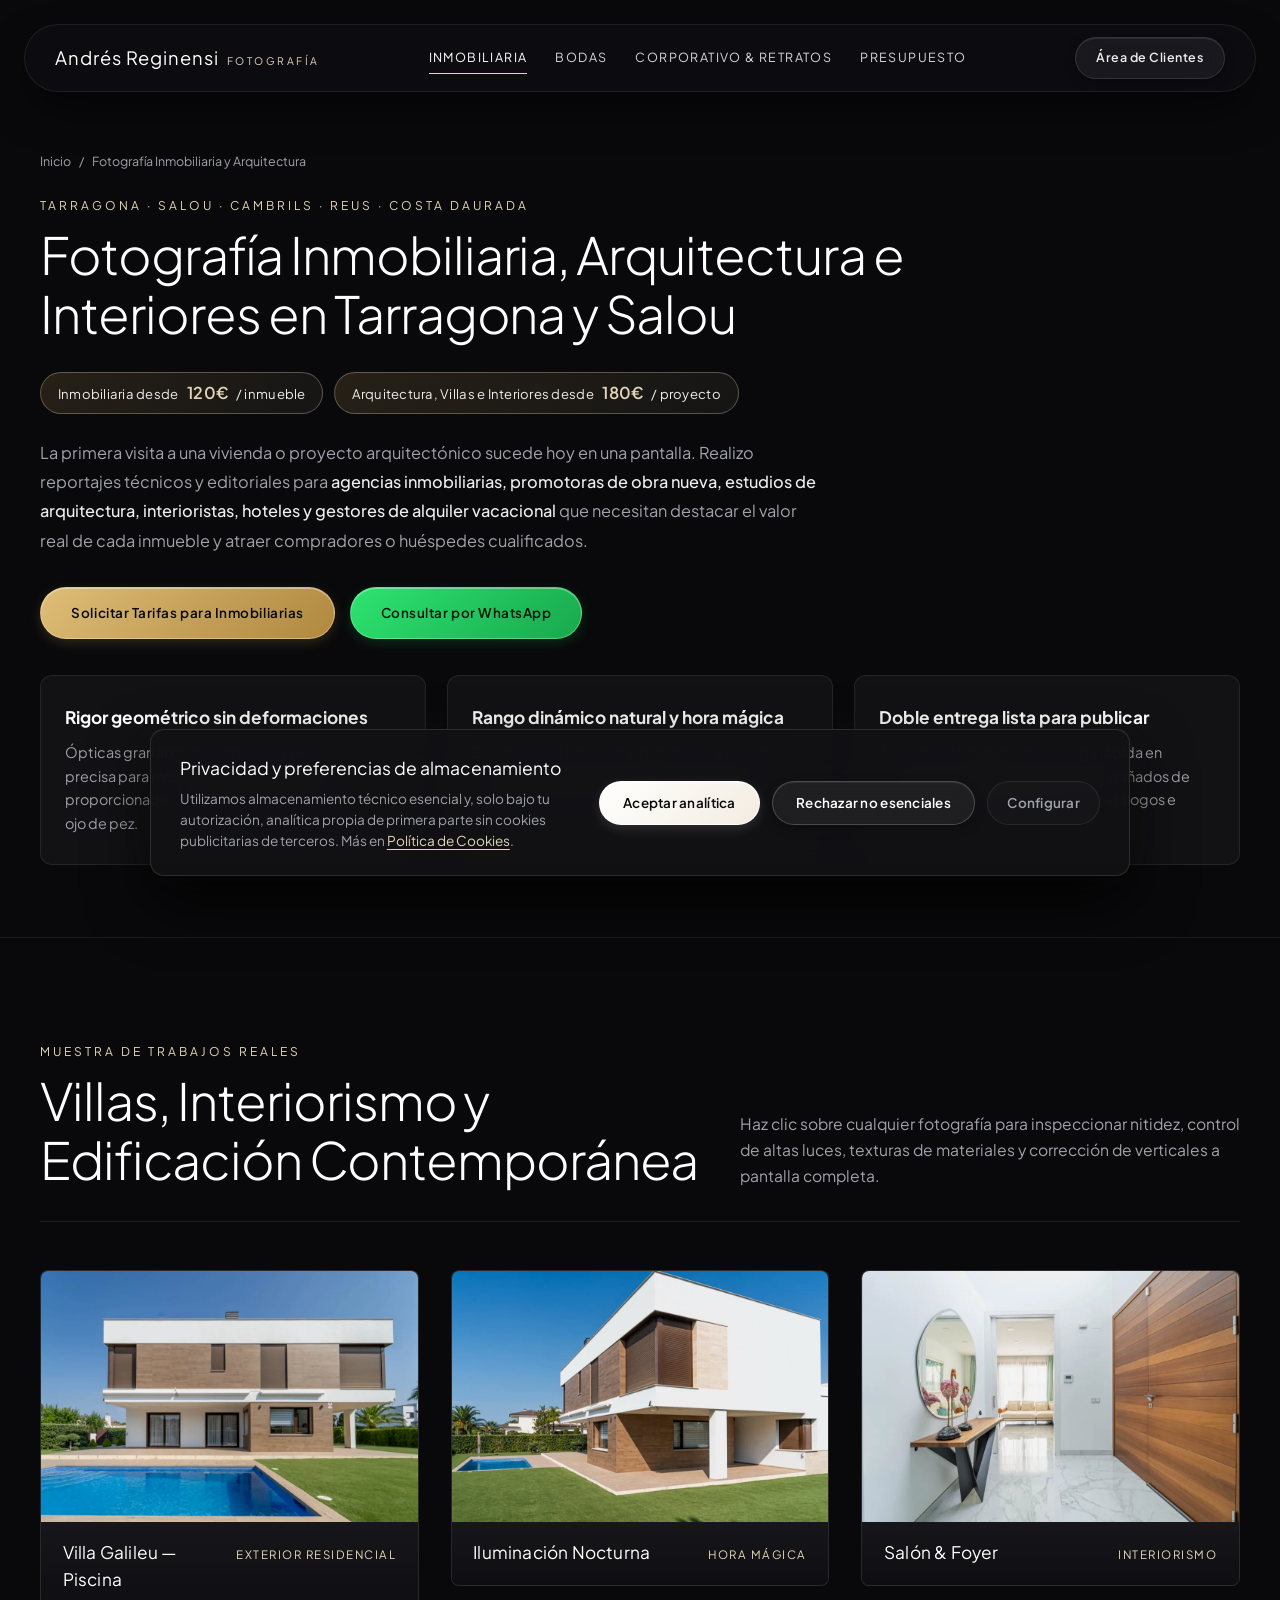
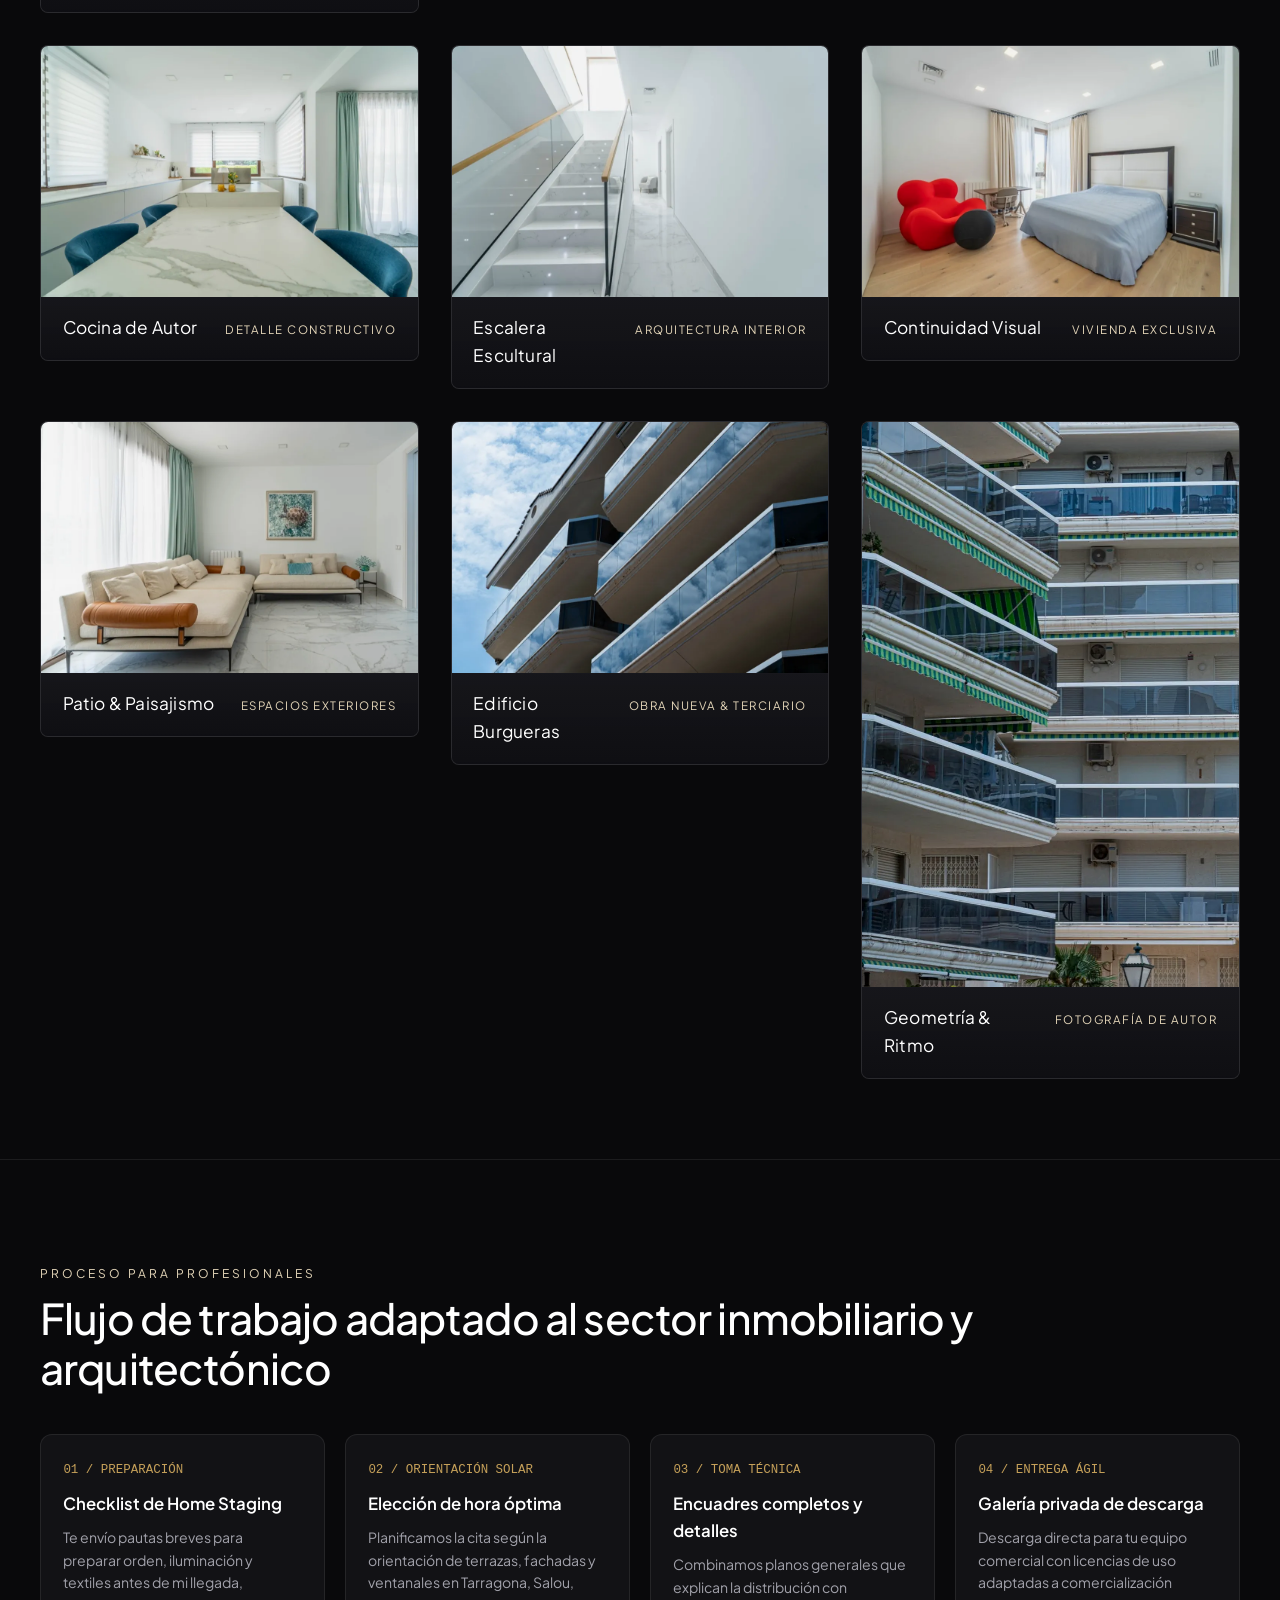
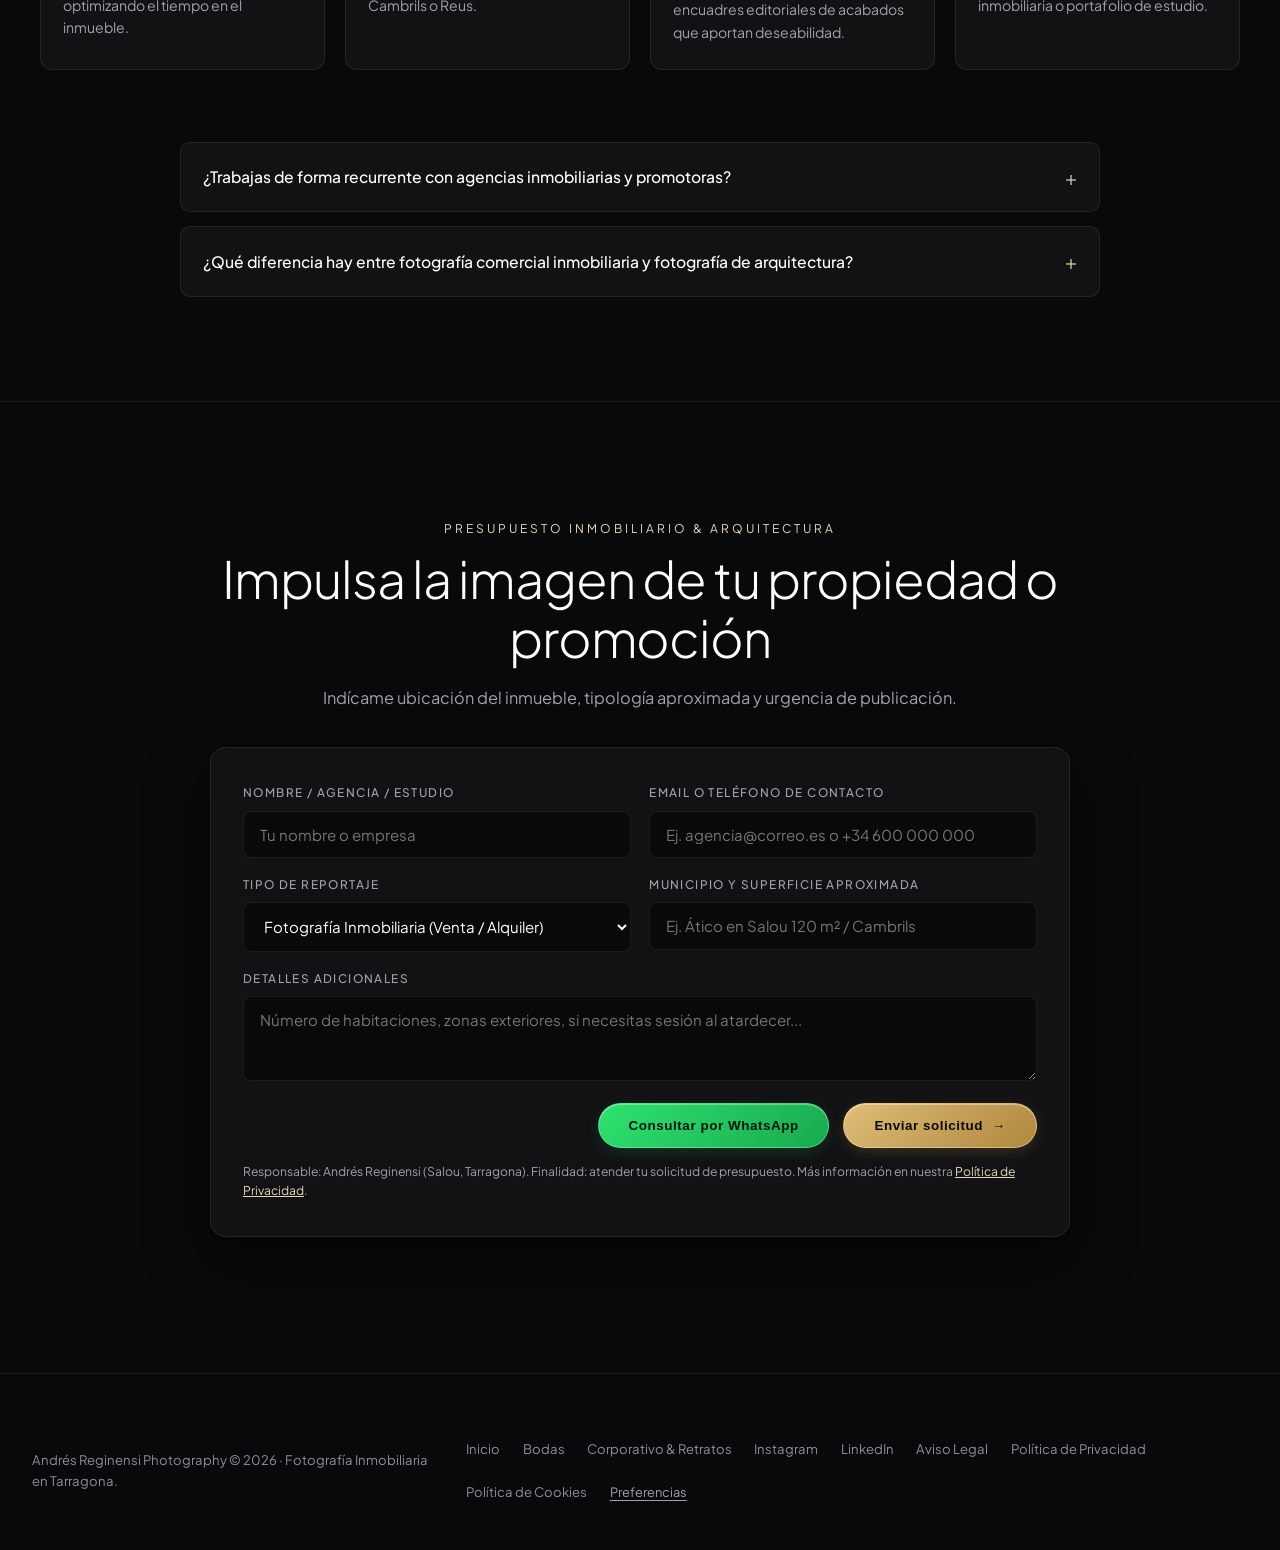
<file: fotografia-inmobiliaria-tarragona.html>
<!DOCTYPE html>
<html lang="es">
<head>
  <meta charset="UTF-8">
  <meta name="viewport" content="width=device-width, initial-scale=1.0">
  <meta name="description" content="Fotógrafo inmobiliario y de arquitectura en Tarragona, Salou, Reus y Cambrils. Reportajes para agencias, promotoras, hoteles y alquiler vacacional.">
  <title>Fotografía Inmobiliaria en Tarragona | Andrés Reginensi</title>
  <link rel="icon" type="image/svg+xml" href="/favicon.svg">
  <link rel="icon" type="image/png" sizes="32x32" href="/favicon-32x32.png">
  <link rel="shortcut icon" href="/favicon.ico">
  <link rel="apple-touch-icon" sizes="180x180" href="/apple-touch-icon.png">
  <link rel="manifest" href="/site.webmanifest">
  <meta name="theme-color" content="#0a0a0c">
  <link rel="canonical" href="https://andresreginensi.es/fotografia-inmobiliaria-tarragona.html">

  <meta property="og:type" content="website">
  <meta property="og:site_name" content="Andrés Reginensi Photography">
  <meta property="og:url" content="https://andresreginensi.es/fotografia-inmobiliaria-tarragona.html">
  <meta property="og:title" content="Fotografía Inmobiliaria y de Arquitectura en Tarragona y Costa Daurada">
  <meta property="og:description" content="Reportajes de alto impacto visual para agencias inmobiliarias, promotoras, arquitectos, interioristas y alojamientos turísticos en Tarragona, Salou, Reus y Cambrils.">
  <meta property="og:image" content="https://andresreginensi.es/assets/images/realestate/galileu-piscina.jpg">
  <meta property="og:locale" content="es_ES">

  <meta name="twitter:card" content="summary_large_image">
  <meta name="twitter:title" content="Fotografía Inmobiliaria y Arquitectura en Tarragona y Salou">
  <meta name="twitter:description" content="Fotografía técnica de espacios para inmobiliarias, promotoras, arquitectos y hoteles en la Costa Daurada.">
  <meta name="twitter:image" content="https://andresreginensi.es/assets/images/realestate/galileu-piscina.jpg">

  <script type="application/ld+json">
  {
    "@context": "https://schema.org",
    "@graph": [
      {
        "@type": "BreadcrumbList",
        "itemListElement": [
          { "@type": "ListItem", "position": 1, "name": "Inicio", "item": "https://andresreginensi.es/" },
          { "@type": "ListItem", "position": 2, "name": "Fotografía Inmobiliaria y Arquitectura", "item": "https://andresreginensi.es/fotografia-inmobiliaria-tarragona.html" }
        ]
      },
      {
        "@type": "Service",
        "name": "Fotografía Inmobiliaria, Arquitectura e Interiorismo en Tarragona y Salou",
        "provider": { "@id": "https://andresreginensi.es/#localbusiness", "@type": "LocalBusiness", "name": "Andrés Reginensi Photography", "telephone": "+34664848096", "sameAs": ["https://www.instagram.com/gagr80", "https://www.linkedin.com/in/gagr80/"] },
        "areaServed": ["Tarragona", "Salou", "Reus", "Cambrils", "Vila-seca", "Costa Daurada", "Cataluña"],
        "serviceType": ["Fotografía Inmobiliaria", "Fotografía de Arquitectura", "Fotografía de Interiores y Hoteles"]
      },
      {
        "@type": "FAQPage",
        "mainEntity": [
          {
            "@type": "Question",
            "name": "¿Trabajas de forma recurrente con agencias inmobiliarias y promotoras?",
            "acceptedAnswer": {
              "@type": "Answer",
              "text": "Sí. Colaboro tanto en encargos puntuales de propietarios o estudios de interiorismo como mediante acuerdos continuos para carteras de agencias inmobiliarias y gestoras de apartamentos turísticos en toda la provincia de Tarragona."
            }
          },
          {
            "@type": "Question",
            "name": "¿Qué diferencia hay entre fotografía comercial inmobiliaria y fotografía de arquitectura?",
            "acceptedAnswer": {
              "@type": "Answer",
              "text": "El reportaje inmobiliario prioriza una lectura rápida y atractiva de todas las estancias clave para acelerar contactos en portales de venta o alquiler; el reportaje de arquitectura e interiorismo profundiza en el recorrido de la luz a distintas horas del día, los encuentros constructivos y los detalles de diseño para publicación editorial y memoria del estudio."
            }
          }
        ]
      }
    ]
  }
  </script>

  <link rel="preconnect" href="https://fonts.googleapis.com">
  <link rel="preconnect" href="https://fonts.gstatic.com" crossorigin>
  <link href="https://fonts.googleapis.com/css2?family=Inter:wght@300;400;500;600&family=Plus+Jakarta+Sans:ital,wght@0,300;0,400;0,500;0,600;0,700;1,300;1,400&display=swap" rel="stylesheet">

  <link rel="stylesheet" href="assets/css/main.css?v=30">
  <link rel="stylesheet" href="assets/css/cookies.css?v=30">
</head>
<body>
  <a href="#contenido-principal" class="skip-link">Saltar al contenido principal</a>

  <header class="site-header">
    <div class="header-inner">
      <a href="index.html" class="brand-logo">
        <span class="brand-title">Andrés Reginensi</span>
        <span class="brand-subtitle">Fotografía</span>
      </a>
      <nav class="main-nav desktop-nav" aria-label="Navegación principal">
        <a href="fotografia-inmobiliaria-tarragona.html" class="nav-link active" aria-current="page">Inmobiliaria</a>
        <a href="fotografo-bodas-tarragona.html" class="nav-link">Bodas</a>
        <a href="fotografia-corporativa-retratos-tarragona.html" class="nav-link">Corporativo &amp; Retratos</a>
        <a href="#contacto" class="nav-link">Presupuesto</a>
      </nav>
      <div class="header-actions">
        <a href="proofing.html" class="btn-client-access desktop-only">Área de Clientes</a>
        <button type="button" class="mobile-menu-toggle" id="mobile-menu-toggle" aria-label="Abrir menú" aria-expanded="false">
          <span class="hamburger-bar"></span><span class="hamburger-bar"></span><span class="hamburger-bar"></span>
        </button>
      </div>
    </div>
  </header>

  <div class="mobile-nav-drawer" id="mobile-nav-drawer" aria-hidden="true">
    <div class="mobile-nav-backdrop" id="mobile-nav-backdrop"></div>
    <div class="mobile-nav-panel">
      <div class="mobile-nav-top">
        <div class="brand-logo"><span class="brand-title">Andrés Reginensi</span><span class="brand-subtitle">Fotografía</span></div>
        <button type="button" class="mobile-nav-close" id="mobile-nav-close" aria-label="Cerrar menú">&times;</button>
      </div>
      <nav class="mobile-nav-links" aria-label="Menú móvil">
        <a href="index.html" class="mobile-nav-link"><span class="nav-idx">00</span><span class="nav-name">Inicio / Portafolio</span></a>
        <a href="fotografia-inmobiliaria-tarragona.html" class="mobile-nav-link"><span class="nav-idx">01</span><span class="nav-name">Inmobiliaria &amp; Arquitectura</span></a>
        <a href="fotografo-bodas-tarragona.html" class="mobile-nav-link"><span class="nav-idx">02</span><span class="nav-name">Bodas &amp; Eventos</span></a>
        <a href="fotografia-corporativa-retratos-tarragona.html" class="mobile-nav-link"><span class="nav-idx">03</span><span class="nav-name">Corporativo, Retratos &amp; Deporte</span></a>
        <a href="#contacto" class="mobile-nav-link"><span class="nav-idx">04</span><span class="nav-name">Solicitar Tarifas</span></a>
      </nav>
      <div class="mobile-nav-actions">
        <a href="proofing.html" class="btn-mobile-client">Área de Clientes</a>
        <a href="https://wa.me/34664848096?text=Hola%20Andr%C3%A9s,%20necesito%20fotograf%C3%ADa%20inmobiliaria%20en%20Tarragona/Costa%20Daurada" class="btn-mobile-whatsapp" target="_blank" rel="noopener">WhatsApp Directo</a>
      </div>
    </div>
  </div>

  <main id="contenido-principal">
    <section class="service-hero">
      <nav class="breadcrumb-nav" aria-label="Ruta de navegación">
        <a href="index.html">Inicio</a> <span>/</span> <span>Fotografía Inmobiliaria y Arquitectura</span>
      </nav>
      <span class="discipline-index">Tarragona · Salou · Cambrils · Reus · Costa Daurada</span>
      <h1 class="discipline-title" style="max-width: 900px; margin-bottom: 1rem;">
        Fotografía Inmobiliaria, Arquitectura e Interiores en Tarragona y Salou
      </h1>
      <div style="display: flex; flex-wrap: wrap; gap: 0.65rem; margin-bottom: 1.5rem;">
        <span class="discipline-price-badge">Inmobiliaria desde <strong>120€</strong> / inmueble</span>
        <span class="discipline-price-badge">Arquitectura, Villas e Interiores desde <strong>180€</strong> / proyecto</span>
      </div>
      <p class="seo-intro-body" style="max-width: 780px; margin-bottom: 2rem;">
        La primera visita a una vivienda o proyecto arquitectónico sucede hoy en una pantalla. Realizo reportajes técnicos y editoriales para <strong>agencias inmobiliarias, promotoras de obra nueva, estudios de arquitectura, interioristas, hoteles y gestores de alquiler vacacional</strong> que necesitan destacar el valor real de cada inmueble y atraer compradores o huéspedes cualificados.
      </p>
      <div class="hero-cta-row">
        <a href="#contacto" class="btn-primary-gold">Solicitar Tarifas para Inmobiliarias</a>
        <a href="https://wa.me/34664848096?text=Hola%20Andr%C3%A9s,%20queremos%20presupuesto%20para%20fotografiar%20un%20inmueble" target="_blank" rel="noopener" class="btn-whatsapp-action">Consultar por WhatsApp</a>
      </div>

      <div class="deliverables-grid" id="arquitectura-interiores">
        <div class="deliverable-card">
          <h3>Rigor geométrico sin deformaciones</h3>
          <p>Ópticas gran angular rectilíneas y nivelación precisa para mostrar estancias amplias y proporcionadas, evitando el efecto artificial de ojo de pez.</p>
        </div>
        <div class="deliverable-card">
          <h3>Rango dinámico natural y hora mágica</h3>
          <p>Equilibrio real entre la calidez interior y las vistas exteriores al mar o jardín mediante exposición múltiple cuidadosa y sesiones al atardecer.</p>
        </div>
        <div class="deliverable-card">
          <h3>Doble entrega lista para publicar</h3>
          <p>Archivos optimizados para carga rápida en portales inmobiliarios y web, acompañados de versiones en alta resolución para catálogos e impresión.</p>
        </div>
      </div>
    </section>

    <section class="discipline-section">
      <div class="discipline-header reveal">
        <div>
          <span class="discipline-index">Muestra de Trabajos Reales</span>
          <h2 class="discipline-title">Villas, Interiorismo y Edificación Contemporánea</h2>
        </div>
        <p class="discipline-intro">
          Haz clic sobre cualquier fotografía para inspeccionar nitidez, control de altas luces, texturas de materiales y corrección de verticales a pantalla completa.
        </p>
      </div>

      <div class="gallery-3col reveal" data-gallery-category="realestate">
        <article class="photo-item aspect-landscape" data-full="assets/images/realestate/galileu-piscina.webp" data-caption="Villa Galileu — Exterior & Piscina Infinity">
          <div class="img-box"><img src="assets/images/realestate/galileu-piscina-thumb.webp" alt="Exterior de villa contemporánea con piscina infinity" width="1000" height="666" fetchpriority="high" decoding="async"></div>
          <div class="photo-info"><h3 class="photo-name">Villa Galileu — Piscina</h3><span class="photo-tag">Exterior Residencial</span></div>
        </article>

        <article class="photo-item aspect-landscape" data-full="assets/images/realestate/galileu-exterior-noche.webp" data-caption="Villa Galileu — Fachada en Hora Azul">
          <div class="img-box"><img src="assets/images/realestate/galileu-exterior-noche-thumb.webp" alt="Fachada de vivienda unifamiliar iluminada durante el crepúsculo" loading="lazy" decoding="async" width="1000" height="666"></div>
          <div class="photo-info"><h3 class="photo-name">Iluminación Nocturna</h3><span class="photo-tag">Hora Mágica</span></div>
        </article>

        <article class="photo-item aspect-landscape" data-full="assets/images/realestate/galileu-salon.webp" data-caption="Villa Galileu — Salón Principal & Foyer">
          <div class="img-box"><img src="assets/images/realestate/galileu-salon-thumb.webp" alt="Salón de diseño contemporáneo con mobiliario neutro y gran entrada de luz" loading="lazy" decoding="async" width="1000" height="666"></div>
          <div class="photo-info"><h3 class="photo-name">Salón &amp; Foyer</h3><span class="photo-tag">Interiorismo</span></div>
        </article>

        <article class="photo-item aspect-landscape" data-full="assets/images/realestate/galileu-cocina.webp" data-caption="Villa Galileu — Cocina Integrada con Isla de Piedra">
          <div class="img-box"><img src="assets/images/realestate/galileu-cocina-thumb.webp" alt="Cocina moderna integrada con isla de mármol y líneas minimalistas" loading="lazy" decoding="async" width="1000" height="666"></div>
          <div class="photo-info"><h3 class="photo-name">Cocina de Autor</h3><span class="photo-tag">Detalle Constructivo</span></div>
        </article>

        <article class="photo-item aspect-landscape" data-full="assets/images/realestate/galileu-escalera.webp" data-caption="Villa Galileu — Escalera Arquitectónica & Luz Cenital">
          <div class="img-box"><img src="assets/images/realestate/galileu-escalera-thumb.webp" alt="Escalera interior escultural con juego de luces y sombras geométricas" loading="lazy" decoding="async" width="1000" height="666"></div>
          <div class="photo-info"><h3 class="photo-name">Escalera Escultural</h3><span class="photo-tag">Arquitectura Interior</span></div>
        </article>

        <article class="photo-item aspect-landscape" data-full="assets/images/realestate/galileu-estancia.webp" data-caption="Villa Galileu — Estancia & Continuidad Interior-Exterior">
          <div class="img-box"><img src="assets/images/realestate/galileu-estancia-thumb.webp" alt="Estancia luminosa conectada visualmente con la terraza exterior" loading="lazy" decoding="async" width="1000" height="666"></div>
          <div class="photo-info"><h3 class="photo-name">Continuidad Visual</h3><span class="photo-tag">Vivienda Exclusiva</span></div>
        </article>

        <article class="photo-item aspect-landscape" data-full="assets/images/realestate/galileu-patio.webp" data-caption="Villa Galileu — Patio Mediterráneo & Texturas">
          <div class="img-box"><img src="assets/images/realestate/galileu-patio-thumb.webp" alt="Patio exterior mediterráneo con vegetación y pavimentos naturales" loading="lazy" decoding="async" width="1000" height="666"></div>
          <div class="photo-info"><h3 class="photo-name">Patio &amp; Paisajismo</h3><span class="photo-tag">Espacios Exteriores</span></div>
        </article>

        <article class="photo-item aspect-landscape" data-full="assets/images/realestate/burgueras-fachada.webp" data-caption="Edificio Burgueras — Volumetría & Fachada Acristalada">
          <div class="img-box"><img src="assets/images/realestate/burgueras-fachada-thumb.webp" alt="Perspectiva exterior de edificio corporativo y residencial moderno" loading="lazy" decoding="async" width="1000" height="666"></div>
          <div class="photo-info"><h3 class="photo-name">Edificio Burgueras</h3><span class="photo-tag">Obra Nueva &amp; Terciario</span></div>
        </article>

        <article class="photo-item aspect-landscape" data-full="assets/images/realestate/burgueras-geometria.webp" data-caption="Edificio Burgueras — Composición Geométrica de Hormigón">
          <div class="img-box"><img src="assets/images/realestate/burgueras-geometria-thumb.webp" alt="Detalle abstracto de geometría arquitectónica en fachada contemporánea" loading="lazy" decoding="async" width="666" height="1000"></div>
          <div class="photo-info"><h3 class="photo-name">Geometría &amp; Ritmo</h3><span class="photo-tag">Fotografía de Autor</span></div>
        </article>
      </div>
    </section>

    <section class="workflow-faq-section">
      <div class="reveal">
        <span class="discipline-index">Proceso para Profesionales</span>
        <h2 class="seo-intro-title">Flujo de trabajo adaptado al sector inmobiliario y arquitectónico</h2>
        <div class="workflow-grid">
          <div class="workflow-step">
            <span class="workflow-step-num">01 / PREPARACIÓN</span>
            <h3>Checklist de Home Staging</h3>
            <p>Te envío pautas breves para preparar orden, iluminación y textiles antes de mi llegada, optimizando el tiempo en el inmueble.</p>
          </div>
          <div class="workflow-step">
            <span class="workflow-step-num">02 / ORIENTACIÓN SOLAR</span>
            <h3>Elección de hora óptima</h3>
            <p>Planificamos la cita según la orientación de terrazas, fachadas y ventanales en Tarragona, Salou, Cambrils o Reus.</p>
          </div>
          <div class="workflow-step">
            <span class="workflow-step-num">03 / TOMA TÉCNICA</span>
            <h3>Encuadres completos y detalles</h3>
            <p>Combinamos planos generales que explican la distribución con encuadres editoriales de acabados que aportan deseabilidad.</p>
          </div>
          <div class="workflow-step">
            <span class="workflow-step-num">04 / ENTREGA ÁGIL</span>
            <h3>Galería privada de descarga</h3>
            <p>Descarga directa para tu equipo comercial con licencias de uso adaptadas a comercialización inmobiliaria o portafolio de estudio.</p>
          </div>
        </div>
      </div>

      <div class="faq-list reveal">
        <details class="faq-item">
          <summary>¿Trabajas de forma recurrente con agencias inmobiliarias y promotoras?</summary>
          <div class="faq-answer">Sí. Colaboro tanto en encargos puntuales de propietarios o estudios de interiorismo como mediante acuerdos continuos para carteras de agencias inmobiliarias y gestoras de apartamentos turísticos en toda la provincia de Tarragona.</div>
        </details>
        <details class="faq-item">
          <summary>¿Qué diferencia hay entre fotografía comercial inmobiliaria y fotografía de arquitectura?</summary>
          <div class="faq-answer">El reportaje inmobiliario prioriza una lectura rápida y atractiva de todas las estancias clave para acelerar contactos en portales de venta o alquiler; el reportaje de arquitectura e interiorismo profundiza en el recorrido de la luz a distintas horas del día, los encuentros constructivos y los detalles de diseño para publicación editorial y memoria del estudio.</div>
        </details>
      </div>
    </section>

    <section id="contacto" class="contact-section">
      <div class="contact-container reveal">
        <span class="discipline-index contact-tag">Presupuesto Inmobiliario &amp; Arquitectura</span>
        <h2 class="discipline-title contact-title">Impulsa la imagen de tu propiedad o promoción</h2>
        <p class="contact-desc">Indícame ubicación del inmueble, tipología aproximada y urgencia de publicación.</p>

        <form id="project-inquiry-form" class="inquiry-form-card">
          <div class="inquiry-honeypot" aria-hidden="true">
            <label for="inq-website">Sitio web</label>
            <input type="text" id="inq-website" name="website" tabindex="-1" autocomplete="off">
          </div>
          <div class="inquiry-grid">
            <div class="inquiry-field">
              <label for="inq-name">Nombre / Agencia / Estudio</label>
              <input type="text" id="inq-name" name="name" required maxlength="100" placeholder="Tu nombre o empresa" autocomplete="name">
            </div>
            <div class="inquiry-field">
              <label for="inq-contact">Email o Teléfono de contacto</label>
              <input type="text" id="inq-contact" name="contact" required maxlength="150" placeholder="Ej. agencia@correo.es o +34 600 000 000" autocomplete="email">
            </div>
            <div class="inquiry-field">
              <label for="inq-service">Tipo de reportaje</label>
              <select id="inq-service" name="service" required>
                <option value="Fotografía Inmobiliaria (Venta / Alquiler)">Fotografía Inmobiliaria (Venta / Alquiler)</option>
                <option value="Fotografía de Arquitectura e Interiorismo">Fotografía de Arquitectura e Interiorismo</option>
                <option value="Hotel / Alojamiento Turístico">Hotel / Alojamiento Turístico</option>
              </select>
            </div>
            <div class="inquiry-field">
              <label for="inq-meta">Municipio y superficie aproximada</label>
              <input type="text" id="inq-meta" name="meta" maxlength="140" placeholder="Ej. Ático en Salou 120 m² / Cambrils">
            </div>
            <div class="inquiry-field full-span">
              <label for="inq-message">Detalles adicionales</label>
              <textarea id="inq-message" name="message" rows="3" required maxlength="1200" placeholder="Número de habitaciones, zonas exteriores, si necesitas sesión al atardecer..."></textarea>
            </div>
          </div>
          <div class="inquiry-actions">
            <button type="button" id="btn-inquiry-whatsapp" class="btn-whatsapp-action" data-track="form_inquiry_whatsapp">Consultar por WhatsApp</button>
            <button type="submit" id="btn-inquiry-submit" class="btn-primary-gold" data-track="form_inquiry_submit">Enviar solicitud <span class="btn-arrow" aria-hidden="true">&rarr;</span></button>
          </div>
          <div id="inquiry-feedback" class="inquiry-feedback" role="status" aria-live="polite"></div>
          <p style="font-size: 0.76rem; color: var(--text-muted); margin-top: 0.9rem; line-height: 1.55;">
            Responsable: Andrés Reginensi (Salou, Tarragona). Finalidad: atender tu solicitud de presupuesto. Más información en nuestra <a href="politica-privacidad.html" style="color: var(--accent-warm); text-decoration: underline;">Política de Privacidad</a>.
          </p>
        </form>
      </div>
    </section>
  </main>

  <nav class="mobile-sticky-bar" aria-label="Contacto rápido móvil">
    <a href="https://wa.me/34664848096?text=Hola%20Andr%C3%A9s,%20solicito%20informaci%C3%B3n%20sobre%20fotograf%C3%ADa%20inmobiliaria" class="sticky-action-btn sticky-whatsapp" target="_blank" rel="noopener"><span>WhatsApp</span></a>
    <a href="#contacto" class="sticky-action-btn sticky-email"><span>Tarifas</span></a>
    <a href="proofing.html" class="sticky-action-btn sticky-client"><span>Clientes</span></a>
  </nav>

  <div class="lightbox" id="lightbox" role="dialog" aria-modal="true" aria-hidden="true" aria-label="Visor de fotografía">
    <button type="button" class="lightbox-close" id="lightbox-close" aria-label="Cerrar">&times;</button>
    <button type="button" class="lightbox-arrow lightbox-prev" id="lightbox-prev" aria-label="Anterior">&#8249;</button>
    <button type="button" class="lightbox-arrow lightbox-next" id="lightbox-next" aria-label="Siguiente">&#8250;</button>
    <div class="lightbox-content">
      <img id="lightbox-img" alt="Fotografía ampliada">
      <div class="lightbox-caption" id="lightbox-caption"></div>
    </div>
  </div>

  <footer class="site-footer">
    <div>Andrés Reginensi Photography &copy; 2026 · Fotografía Inmobiliaria en Tarragona.</div>
    <nav class="footer-nav" aria-label="Enlaces de pie de página">
      <a href="index.html">Inicio</a>
      <a href="fotografo-bodas-tarragona.html">Bodas</a>
      <a href="fotografia-corporativa-retratos-tarragona.html">Corporativo &amp; Retratos</a>
      <a href="https://www.instagram.com/gagr80" target="_blank" rel="noopener noreferrer">Instagram</a>
      <a href="https://www.linkedin.com/in/gagr80/" target="_blank" rel="noopener noreferrer">LinkedIn</a>
      <a href="aviso-legal.html">Aviso Legal</a>
      <a href="politica-privacidad.html">Política de Privacidad</a>
      <a href="cookies.html">Política de Cookies</a>
      <button type="button" class="btn-cookie-reopen" data-open-cookie-settings>Preferencias</button>
    </nav>
  </footer>

  <aside class="cookie-banner" id="cookie-banner" role="dialog" aria-modal="false" aria-label="Aviso de privacidad" aria-hidden="true">
    <div class="cookie-banner-inner">
      <div class="cookie-banner-text">
        <h2 class="cookie-banner-title">Privacidad y preferencias de almacenamiento</h2>
        <p class="cookie-banner-desc">Utilizamos almacenamiento técnico esencial y, solo bajo tu autorización, analítica propia de primera parte sin cookies publicitarias de terceros. Más en <a href="cookies.html">Política de Cookies</a>.</p>
      </div>
      <div class="cookie-banner-actions">
        <button type="button" class="cookie-btn cookie-btn-accept" id="cookie-btn-accept-all">Aceptar analítica</button>
        <button type="button" class="cookie-btn cookie-btn-reject" id="cookie-btn-reject-all">Rechazar no esenciales</button>
        <button type="button" class="cookie-btn cookie-btn-config" id="cookie-btn-open-config">Configurar</button>
      </div>
    </div>
  </aside>

  <div class="cookie-modal-overlay" id="cookie-modal-overlay" role="dialog" aria-modal="true" aria-labelledby="cookie-modal-heading" aria-hidden="true">
    <div class="cookie-modal" id="cookie-modal">
      <div class="cookie-modal-header">
        <div>
          <h2 class="cookie-modal-title" id="cookie-modal-heading">Panel de Preferencias de Privacidad</h2>
          <p class="cookie-modal-subtitle">Al desactivar la analítica se eliminan automáticamente los registros locales de tu navegador.</p>
        </div>
        <button type="button" class="cookie-modal-close" id="cookie-btn-close-modal" aria-label="Cerrar">&times;</button>
      </div>
      <div class="cookie-modal-body">
        <article class="cookie-category-item">
          <div class="cookie-category-header"><span class="cookie-category-name">Técnicas y Esenciales <span class="cookie-badge-required">Siempre activas</span></span><label class="cookie-switch" aria-label="Obligatorias"><input type="checkbox" checked disabled><span class="cookie-slider"></span></label></div>
          <p class="cookie-category-desc">Necesarias para el visor de galerías y el recuerdo de tus preferencias de privacidad.</p>
        </article>
        <article class="cookie-category-item">
          <div class="cookie-category-header"><span class="cookie-category-name">Analítica Propia de Primera Parte</span><label class="cookie-switch" aria-label="Analítica propia"><input type="checkbox" id="cookie-toggle-analytics"><span class="cookie-slider"></span></label></div>
          <p class="cookie-category-desc">Estadística agregada de secciones visitadas sin compartir datos con terceros. Desactivada por defecto.</p>
        </article>
      </div>
      <div class="cookie-modal-footer">
        <button type="button" class="cookie-btn cookie-btn-reject" id="cookie-btn-modal-accept-all">Aceptar analítica</button>
        <button type="button" class="cookie-btn cookie-btn-accept" id="cookie-btn-save-preferences">Guardar mis preferencias</button>
      </div>
    </div>
  </div>

  <script src="assets/js/main.js?v=30" defer></script>
  <script src="assets/js/cookies.js?v=30" defer></script>
  <script src="assets/js/analytics-tracker.js?v=30" defer></script>
</body>
</html>
</file>
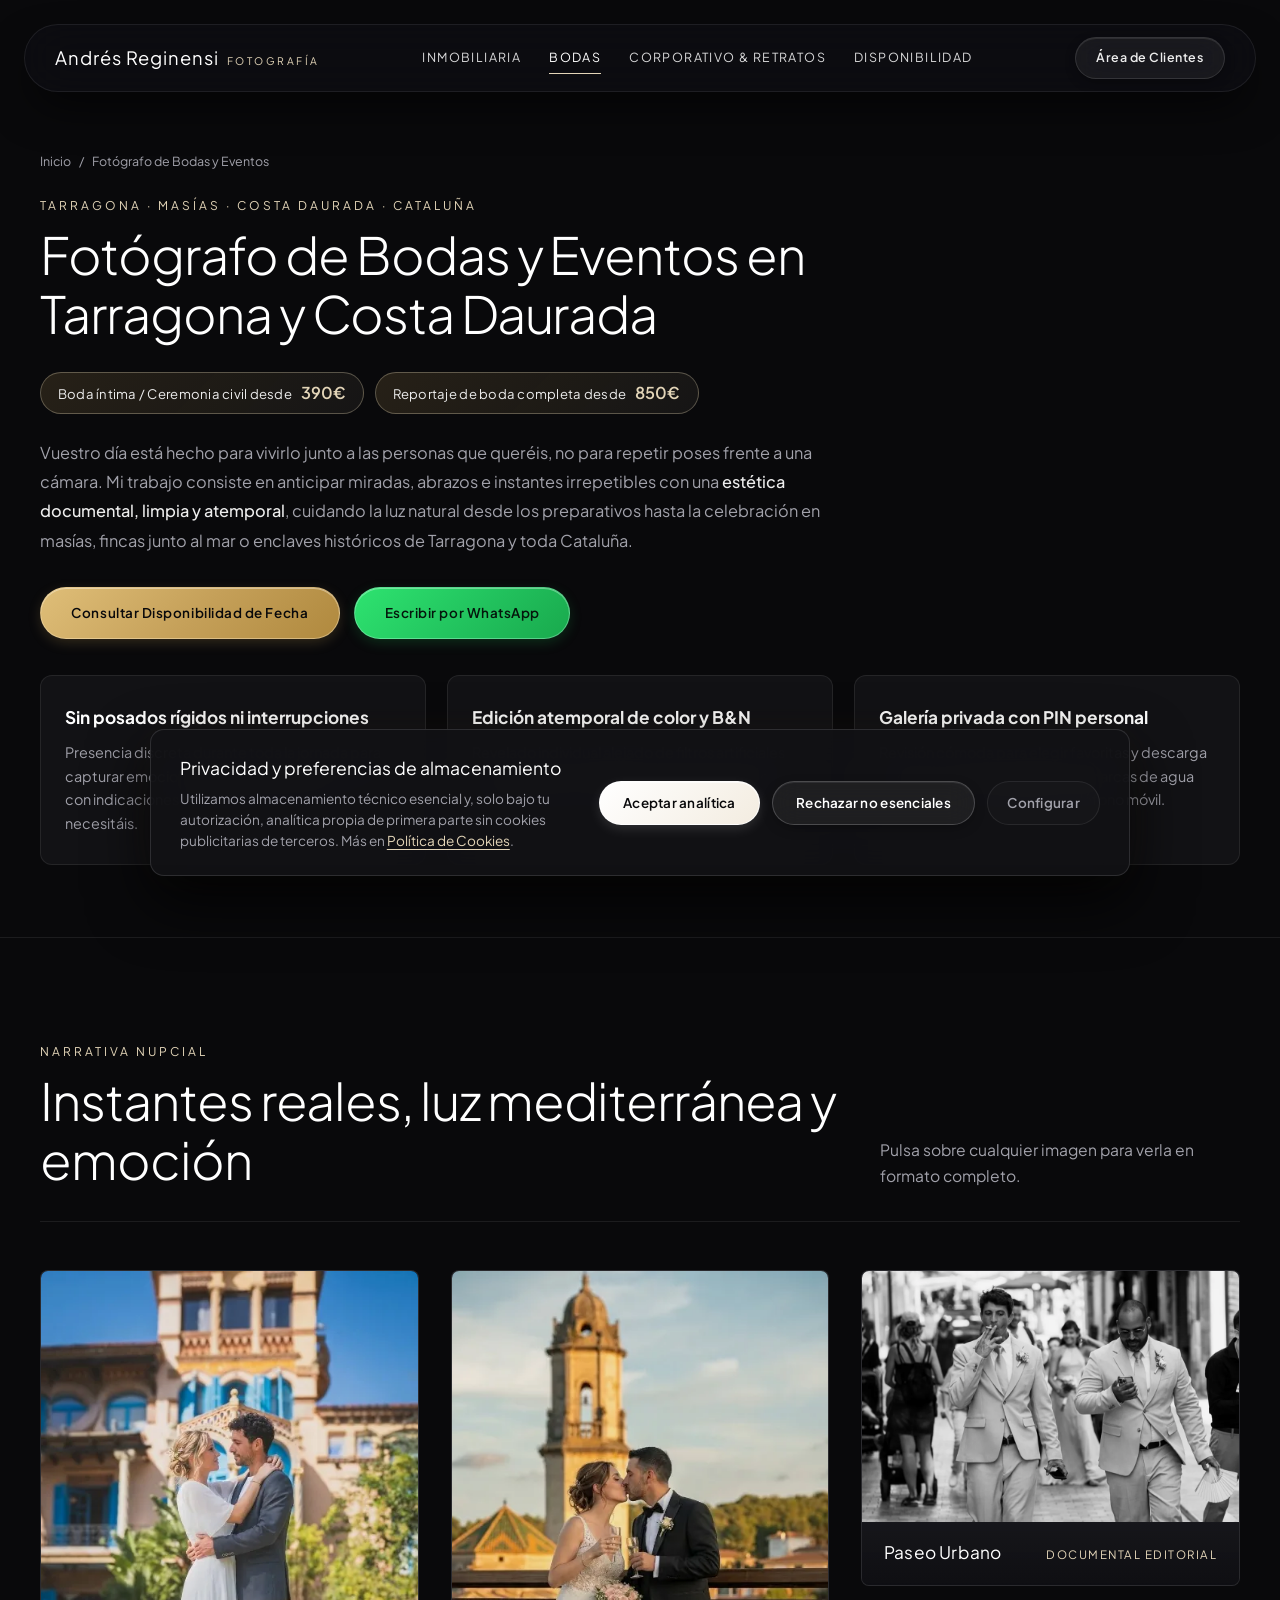
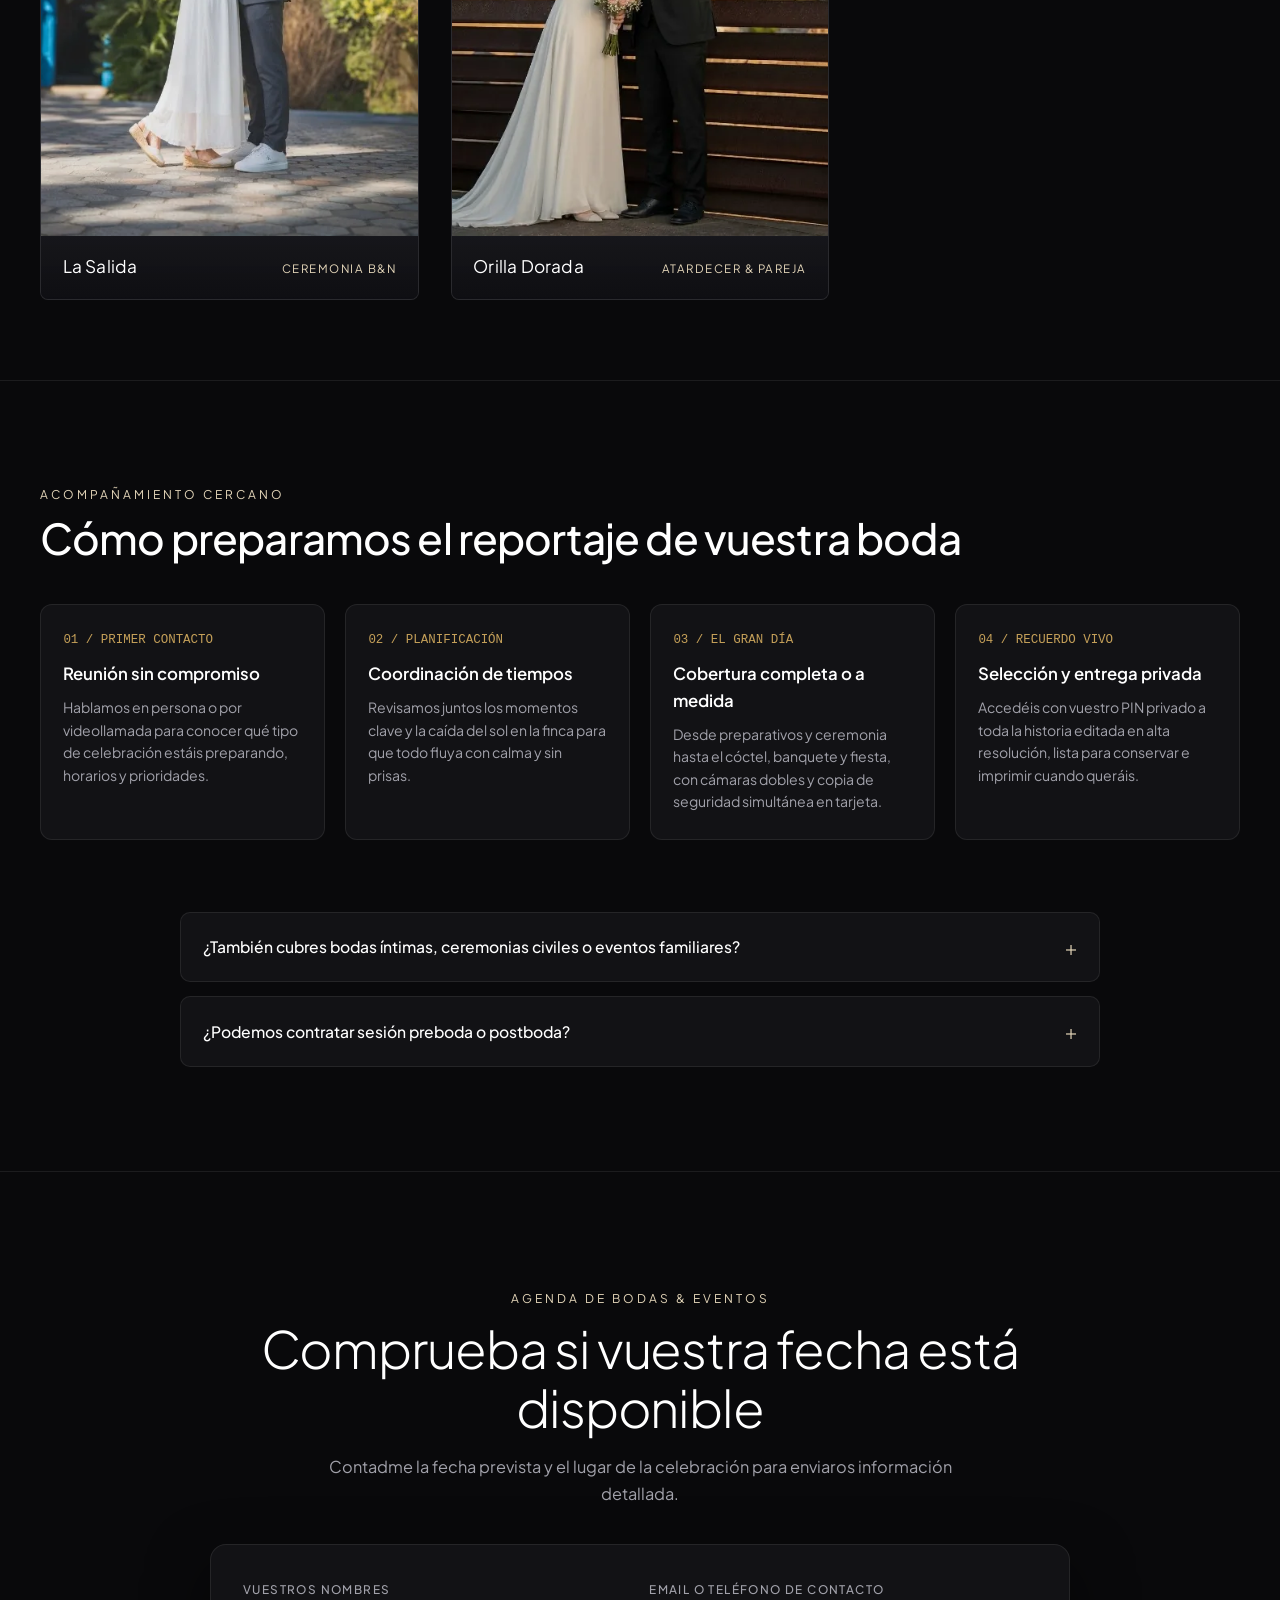
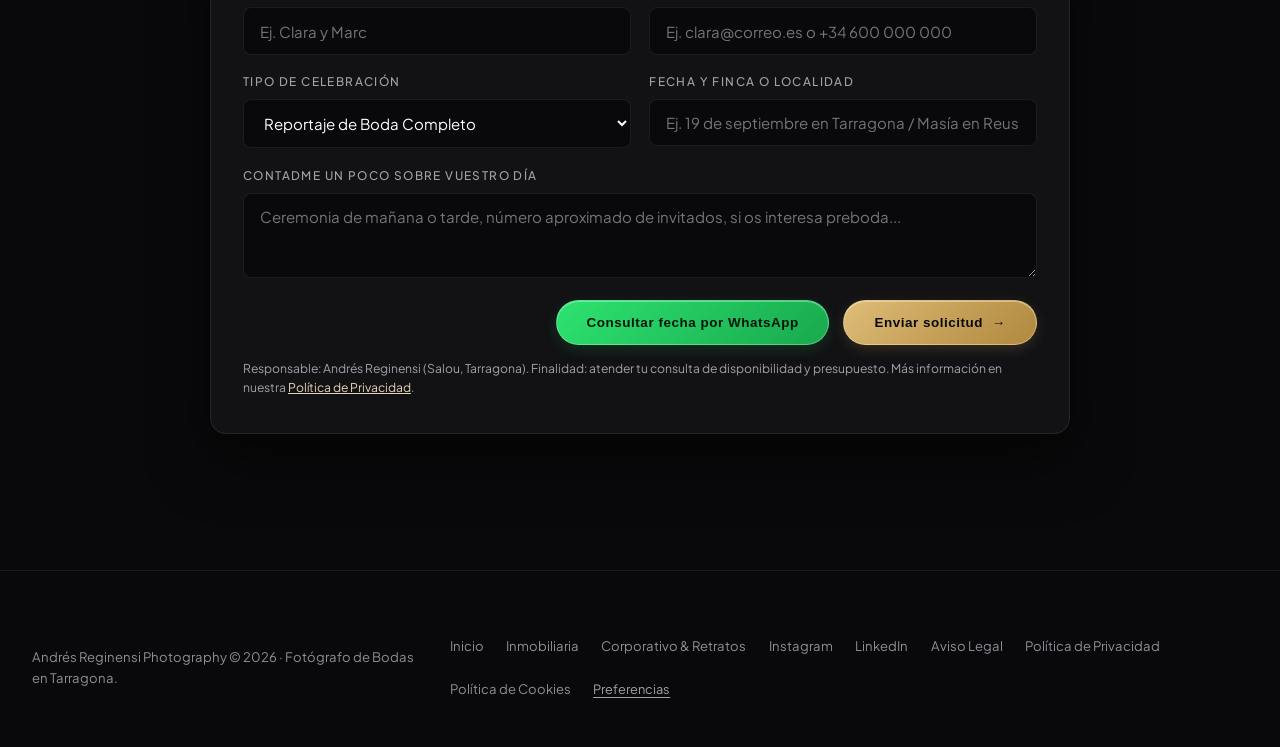
<file: fotografo-bodas-tarragona.html>
<!DOCTYPE html>
<html lang="es">
<head>
  <meta charset="UTF-8">
  <meta name="viewport" content="width=device-width, initial-scale=1.0">
  <meta name="description" content="Fotógrafo de bodas y eventos en Tarragona, Salou, Reus y Cambrils. Reportajes documentales naturales sin posados forzados y entrega en galería privada.">
  <title>Fotógrafo de Bodas en Tarragona y Salou | Andrés Reginensi</title>
  <link rel="icon" type="image/svg+xml" href="/favicon.svg">
  <link rel="icon" type="image/png" sizes="32x32" href="/favicon-32x32.png">
  <link rel="shortcut icon" href="/favicon.ico">
  <link rel="apple-touch-icon" sizes="180x180" href="/apple-touch-icon.png">
  <link rel="manifest" href="/site.webmanifest">
  <meta name="theme-color" content="#0a0a0c">
  <link rel="canonical" href="https://andresreginensi.es/fotografo-bodas-tarragona.html">

  <meta property="og:type" content="website">
  <meta property="og:site_name" content="Andrés Reginensi Photography">
  <meta property="og:url" content="https://andresreginensi.es/fotografo-bodas-tarragona.html">
  <meta property="og:title" content="Fotógrafo de Bodas Documental en Tarragona y Costa Daurada">
  <meta property="og:description" content="Historias reales contadas con elegancia, luz natural y sin interrumpir vuestra celebración. Consulta disponibilidad de fecha en Tarragona y Cataluña.">
  <meta property="og:image" content="https://andresreginensi.es/assets/images/bodas/boda-editorial-calle.jpg">
  <meta property="og:locale" content="es_ES">

  <meta name="twitter:card" content="summary_large_image">
  <meta name="twitter:title" content="Fotógrafo de Bodas en Tarragona | Andrés Reginensi">
  <meta name="twitter:description" content="Fotografía nupcial documental y editorial en Tarragona, Salou, Reus, Cambrils y toda Cataluña.">
  <meta name="twitter:image" content="https://andresreginensi.es/assets/images/bodas/boda-editorial-calle.jpg">

  <script type="application/ld+json">
  {
    "@context": "https://schema.org",
    "@graph": [
      {
        "@type": "BreadcrumbList",
        "itemListElement": [
          { "@type": "ListItem", "position": 1, "name": "Inicio", "item": "https://andresreginensi.es/" },
          { "@type": "ListItem", "position": 2, "name": "Fotógrafo de Bodas en Tarragona", "item": "https://andresreginensi.es/fotografo-bodas-tarragona.html" }
        ]
      },
      {
        "@type": "Service",
        "name": "Fotografía de Bodas y Eventos Sociales en Tarragona y Cataluña",
        "provider": { "@id": "https://andresreginensi.es/#localbusiness", "@type": "LocalBusiness", "name": "Andrés Reginensi Photography", "telephone": "+34664848096", "sameAs": ["https://www.instagram.com/gagr80", "https://www.linkedin.com/in/gagr80/"] },
        "areaServed": ["Tarragona", "Salou", "Reus", "Cambrils", "Costa Daurada", "Cataluña", "España"],
        "serviceType": ["Fotografía de Bodas", "Reportaje Preboda y Postboda", "Fotografía de Eventos Sociales"]
      },
      {
        "@type": "FAQPage",
        "mainEntity": [
          {
            "@type": "Question",
            "name": "¿También cubres bodas íntimas, ceremonias civiles o eventos familiares?",
            "acceptedAnswer": {
              "@type": "Answer",
              "text": "Sí. Adapto la propuesta tanto a grandes bodas de día completo en masías y hoteles como a bodas íntimas, elopements frente al mar, aniversarios y eventos privados en Tarragona, Salou, Cambrils, Reus y alrededores."
            }
          },
          {
            "@type": "Question",
            "name": "¿Podemos contratar sesión preboda o postboda?",
            "acceptedAnswer": {
              "@type": "Answer",
              "text": "Por supuesto. La sesión preboda es ideal para perder cualquier timidez ante la cámara en una playa o entorno natural de la Costa Daurada antes del día del enlace."
            }
          }
        ]
      }
    ]
  }
  </script>

  <link rel="preconnect" href="https://fonts.googleapis.com">
  <link rel="preconnect" href="https://fonts.gstatic.com" crossorigin>
  <link href="https://fonts.googleapis.com/css2?family=Inter:wght@300;400;500;600&family=Plus+Jakarta+Sans:ital,wght@0,300;0,400;0,500;0,600;0,700;1,300;1,400&display=swap" rel="stylesheet">

  <link rel="stylesheet" href="assets/css/main.css?v=30">
  <link rel="stylesheet" href="assets/css/cookies.css?v=30">
</head>
<body>
  <a href="#contenido-principal" class="skip-link">Saltar al contenido principal</a>

  <header class="site-header">
    <div class="header-inner">
      <a href="index.html" class="brand-logo">
        <span class="brand-title">Andrés Reginensi</span>
        <span class="brand-subtitle">Fotografía</span>
      </a>
      <nav class="main-nav desktop-nav" aria-label="Navegación principal">
        <a href="fotografia-inmobiliaria-tarragona.html" class="nav-link">Inmobiliaria</a>
        <a href="fotografo-bodas-tarragona.html" class="nav-link active" aria-current="page">Bodas</a>
        <a href="fotografia-corporativa-retratos-tarragona.html" class="nav-link">Corporativo &amp; Retratos</a>
        <a href="#contacto" class="nav-link">Disponibilidad</a>
      </nav>
      <div class="header-actions">
        <a href="proofing.html" class="btn-client-access desktop-only">Área de Clientes</a>
        <button type="button" class="mobile-menu-toggle" id="mobile-menu-toggle" aria-label="Abrir menú" aria-expanded="false">
          <span class="hamburger-bar"></span><span class="hamburger-bar"></span><span class="hamburger-bar"></span>
        </button>
      </div>
    </div>
  </header>

  <div class="mobile-nav-drawer" id="mobile-nav-drawer" aria-hidden="true">
    <div class="mobile-nav-backdrop" id="mobile-nav-backdrop"></div>
    <div class="mobile-nav-panel">
      <div class="mobile-nav-top">
        <div class="brand-logo"><span class="brand-title">Andrés Reginensi</span><span class="brand-subtitle">Fotografía</span></div>
        <button type="button" class="mobile-nav-close" id="mobile-nav-close" aria-label="Cerrar menú">&times;</button>
      </div>
      <nav class="mobile-nav-links" aria-label="Menú móvil">
        <a href="index.html" class="mobile-nav-link"><span class="nav-idx">00</span><span class="nav-name">Inicio / Portafolio</span></a>
        <a href="fotografia-inmobiliaria-tarragona.html" class="mobile-nav-link"><span class="nav-idx">01</span><span class="nav-name">Inmobiliaria &amp; Arquitectura</span></a>
        <a href="fotografo-bodas-tarragona.html" class="mobile-nav-link"><span class="nav-idx">02</span><span class="nav-name">Bodas &amp; Eventos</span></a>
        <a href="fotografia-corporativa-retratos-tarragona.html" class="mobile-nav-link"><span class="nav-idx">03</span><span class="nav-name">Corporativo, Retratos &amp; Deporte</span></a>
        <a href="#contacto" class="mobile-nav-link"><span class="nav-idx">04</span><span class="nav-name">Consultar Fecha</span></a>
      </nav>
      <div class="mobile-nav-actions">
        <a href="proofing.html" class="btn-mobile-client">Área de Clientes</a>
        <a href="https://wa.me/34664848096?text=Hola%20Andr%C3%A9s,%20queremos%20consultar%20disponibilidad%20para%20nuestra%20boda" class="btn-mobile-whatsapp" target="_blank" rel="noopener">WhatsApp Directo</a>
      </div>
    </div>
  </div>

  <main id="contenido-principal">
    <section class="service-hero">
      <nav class="breadcrumb-nav" aria-label="Ruta de navegación">
        <a href="index.html">Inicio</a> <span>/</span> <span>Fotógrafo de Bodas y Eventos</span>
      </nav>
      <span class="discipline-index">Tarragona · Masías · Costa Daurada · Cataluña</span>
      <h1 class="discipline-title" style="max-width: 900px; margin-bottom: 1rem;">
        Fotógrafo de Bodas y Eventos en Tarragona y Costa Daurada
      </h1>
      <div style="display: flex; flex-wrap: wrap; gap: 0.65rem; margin-bottom: 1.5rem;">
        <span class="discipline-price-badge">Boda íntima / Ceremonia civil desde <strong>390€</strong></span>
        <span class="discipline-price-badge">Reportaje de boda completa desde <strong>850€</strong></span>
      </div>
      <p class="seo-intro-body" style="max-width: 780px; margin-bottom: 2rem;">
        Vuestro día está hecho para vivirlo junto a las personas que queréis, no para repetir poses frente a una cámara. Mi trabajo consiste en anticipar miradas, abrazos e instantes irrepetibles con una <strong>estética documental, limpia y atemporal</strong>, cuidando la luz natural desde los preparativos hasta la celebración en masías, fincas junto al mar o enclaves históricos de Tarragona y toda Cataluña.
      </p>
      <div class="hero-cta-row">
        <a href="#contacto" class="btn-primary-gold">Consultar Disponibilidad de Fecha</a>
        <a href="https://wa.me/34664848096?text=Hola%20Andr%C3%A9s,%20nos%20casamos%20y%20queremos%20saber%20si%20tienes%20libre%20nuestra%20fecha" target="_blank" rel="noopener" class="btn-whatsapp-action">Escribir por WhatsApp</a>
      </div>

      <div class="deliverables-grid">
        <div class="deliverable-card">
          <h3>Sin posados rígidos ni interrupciones</h3>
          <p>Presencia discreta durante toda la jornada para capturar emociones espontáneas, acompañando con indicaciones sencillas solo cuando lo necesitáis.</p>
        </div>
        <div class="deliverable-card">
          <h3>Edición atemporal de color y B&amp;N</h3>
          <p>Revelado individual alejado de filtros artificiales que caducan con los años, respetando los tonos de piel reales y la atmósfera de cada espacio.</p>
        </div>
        <div class="deliverable-card">
          <h3>Galería privada con PIN personal</h3>
          <p>Revisión cómoda para elegir favoritas y descarga directa en máxima calidad y sin marcas de agua desde vuestro ordenador o teléfono móvil.</p>
        </div>
      </div>
    </section>

    <section class="discipline-section">
      <div class="discipline-header reveal">
        <div>
          <span class="discipline-index">Narrativa Nupcial</span>
          <h2 class="discipline-title">Instantes reales, luz mediterránea y emoción</h2>
        </div>
        <p class="discipline-intro">
          Pulsa sobre cualquier imagen para verla en formato completo.
        </p>
      </div>

      <div class="gallery-3col reveal" data-gallery-category="bodas">
        <article class="photo-item aspect-portrait" data-full="assets/images/uploads/bodas-la-salida-full-1793484078424-114u.webp" data-caption="La Salida — Ceremonia B&amp;N">
          <div class="img-box"><img src="assets/images/uploads/bodas-la-salida-thumb-1793484078424-w7qb.webp" alt="La Salida — Fotografía documental de ceremonia de boda en blanco y negro" width="470" height="700" fetchpriority="high" decoding="async"></div>
          <div class="photo-info"><h3 class="photo-name">La Salida</h3><span class="photo-tag">Ceremonia B&amp;N</span></div>
        </article>

        <article class="photo-item aspect-portrait" data-full="assets/images/uploads/bodas-orilla-dorada-full-1793484078424-j38e.webp" data-caption="Orilla Dorada — Atardecer &amp; Pareja">
          <div class="img-box"><img src="assets/images/uploads/bodas-orilla-dorada-thumb-1793484078424-kg3p.webp" alt="Orilla Dorada — Retrato de pareja de boda al atardecer" loading="lazy" decoding="async" width="470" height="700"></div>
          <div class="photo-info"><h3 class="photo-name">Orilla Dorada</h3><span class="photo-tag">Atardecer &amp; Pareja</span></div>
        </article>

        <article class="photo-item aspect-landscape" data-full="assets/images/bodas/boda-editorial-calle.webp" data-caption="Paseo Urbano — Retrato Editorial de Novios">
          <div class="img-box"><img src="assets/images/bodas/boda-editorial-calle-thumb.webp" alt="Pareja de novios paseando de la mano por una calle histórica con luz suave" loading="lazy" decoding="async" width="1000" height="666"></div>
          <div class="photo-info"><h3 class="photo-name">Paseo Urbano</h3><span class="photo-tag">Documental Editorial</span></div>
        </article>
      </div>
    </section>

    <section class="workflow-faq-section">
      <div class="reveal">
        <span class="discipline-index">Acompañamiento Cercano</span>
        <h2 class="seo-intro-title">Cómo preparamos el reportaje de vuestra boda</h2>
        <div class="workflow-grid">
          <div class="workflow-step">
            <span class="workflow-step-num">01 / PRIMER CONTACTO</span>
            <h3>Reunión sin compromiso</h3>
            <p>Hablamos en persona o por videollamada para conocer qué tipo de celebración estáis preparando, horarios y prioridades.</p>
          </div>
          <div class="workflow-step">
            <span class="workflow-step-num">02 / PLANIFICACIÓN</span>
            <h3>Coordinación de tiempos</h3>
            <p>Revisamos juntos los momentos clave y la caída del sol en la finca para que todo fluya con calma y sin prisas.</p>
          </div>
          <div class="workflow-step">
            <span class="workflow-step-num">03 / EL GRAN DÍA</span>
            <h3>Cobertura completa o a medida</h3>
            <p>Desde preparativos y ceremonia hasta el cóctel, banquete y fiesta, con cámaras dobles y copia de seguridad simultánea en tarjeta.</p>
          </div>
          <div class="workflow-step">
            <span class="workflow-step-num">04 / RECUERDO VIVO</span>
            <h3>Selección y entrega privada</h3>
            <p>Accedéis con vuestro PIN privado a toda la historia editada en alta resolución, lista para conservar e imprimir cuando queráis.</p>
          </div>
        </div>
      </div>

      <div class="faq-list reveal">
        <details class="faq-item">
          <summary>¿También cubres bodas íntimas, ceremonias civiles o eventos familiares?</summary>
          <div class="faq-answer">Sí. Adapto la propuesta tanto a grandes bodas de día completo en masías y hoteles como a bodas íntimas, elopements frente al mar, aniversarios y eventos privados en Tarragona, Salou, Cambrils, Reus y alrededores.</div>
        </details>
        <details class="faq-item">
          <summary>¿Podemos contratar sesión preboda o postboda?</summary>
          <div class="faq-answer">Por supuesto. La sesión preboda es ideal para perder cualquier timidez ante la cámara en una playa o entorno natural de la Costa Daurada antes del día del enlace.</div>
        </details>
      </div>
    </section>

    <section id="contacto" class="contact-section">
      <div class="contact-container reveal">
        <span class="discipline-index contact-tag">Agenda de Bodas &amp; Eventos</span>
        <h2 class="discipline-title contact-title">Comprueba si vuestra fecha está disponible</h2>
        <p class="contact-desc">Contadme la fecha prevista y el lugar de la celebración para enviaros información detallada.</p>

        <form id="project-inquiry-form" class="inquiry-form-card">
          <div class="inquiry-honeypot" aria-hidden="true">
            <label for="inq-website">Sitio web</label>
            <input type="text" id="inq-website" name="website" tabindex="-1" autocomplete="off">
          </div>
          <div class="inquiry-grid">
            <div class="inquiry-field">
              <label for="inq-name">Vuestros nombres</label>
              <input type="text" id="inq-name" name="name" required maxlength="100" placeholder="Ej. Clara y Marc" autocomplete="name">
            </div>
            <div class="inquiry-field">
              <label for="inq-contact">Email o Teléfono de contacto</label>
              <input type="text" id="inq-contact" name="contact" required maxlength="150" placeholder="Ej. clara@correo.es o +34 600 000 000" autocomplete="email">
            </div>
            <div class="inquiry-field">
              <label for="inq-service">Tipo de celebración</label>
              <select id="inq-service" name="service" required>
                <option value="Reportaje de Boda Completo">Reportaje de Boda Completo</option>
                <option value="Boda Íntima / Ceremonia Civil">Boda Íntima / Ceremonia Civil</option>
                <option value="Evento Privado / Celebración">Evento Privado / Celebración</option>
              </select>
            </div>
            <div class="inquiry-field">
              <label for="inq-meta">Fecha y finca o localidad</label>
              <input type="text" id="inq-meta" name="meta" required maxlength="140" placeholder="Ej. 19 de septiembre en Tarragona / Masía en Reus">
            </div>
            <div class="inquiry-field full-span">
              <label for="inq-message">Contadme un poco sobre vuestro día</label>
              <textarea id="inq-message" name="message" rows="3" required maxlength="1200" placeholder="Ceremonia de mañana o tarde, número aproximado de invitados, si os interesa preboda..."></textarea>
            </div>
          </div>
          <div class="inquiry-actions">
            <button type="button" id="btn-inquiry-whatsapp" class="btn-whatsapp-action" data-track="form_inquiry_whatsapp">Consultar fecha por WhatsApp</button>
            <button type="submit" id="btn-inquiry-submit" class="btn-primary-gold" data-track="form_inquiry_submit">Enviar solicitud <span class="btn-arrow" aria-hidden="true">&rarr;</span></button>
          </div>
          <div id="inquiry-feedback" class="inquiry-feedback" role="status" aria-live="polite"></div>
          <p style="font-size: 0.76rem; color: var(--text-muted); margin-top: 0.9rem; line-height: 1.55;">
            Responsable: Andrés Reginensi (Salou, Tarragona). Finalidad: atender tu consulta de disponibilidad y presupuesto. Más información en nuestra <a href="politica-privacidad.html" style="color: var(--accent-warm); text-decoration: underline;">Política de Privacidad</a>.
          </p>
        </form>
      </div>
    </section>
  </main>

  <nav class="mobile-sticky-bar" aria-label="Contacto rápido móvil">
    <a href="https://wa.me/34664848096?text=Hola%20Andr%C3%A9s,%20queremos%20consultar%20fecha%20para%20nuestra%20boda" class="sticky-action-btn sticky-whatsapp" target="_blank" rel="noopener"><span>WhatsApp</span></a>
    <a href="#contacto" class="sticky-action-btn sticky-email"><span>Mi Fecha</span></a>
    <a href="proofing.html" class="sticky-action-btn sticky-client"><span>Clientes</span></a>
  </nav>

  <div class="lightbox" id="lightbox" role="dialog" aria-modal="true" aria-hidden="true" aria-label="Visor de fotografía">
    <button type="button" class="lightbox-close" id="lightbox-close" aria-label="Cerrar">&times;</button>
    <button type="button" class="lightbox-arrow lightbox-prev" id="lightbox-prev" aria-label="Anterior">&#8249;</button>
    <button type="button" class="lightbox-arrow lightbox-next" id="lightbox-next" aria-label="Siguiente">&#8250;</button>
    <div class="lightbox-content">
      <img id="lightbox-img" alt="Fotografía ampliada">
      <div class="lightbox-caption" id="lightbox-caption"></div>
    </div>
  </div>

  <footer class="site-footer">
    <div>Andrés Reginensi Photography &copy; 2026 · Fotógrafo de Bodas en Tarragona.</div>
    <nav class="footer-nav" aria-label="Enlaces de pie de página">
      <a href="index.html">Inicio</a>
      <a href="fotografia-inmobiliaria-tarragona.html">Inmobiliaria</a>
      <a href="fotografia-corporativa-retratos-tarragona.html">Corporativo &amp; Retratos</a>
      <a href="https://www.instagram.com/gagr80" target="_blank" rel="noopener noreferrer">Instagram</a>
      <a href="https://www.linkedin.com/in/gagr80/" target="_blank" rel="noopener noreferrer">LinkedIn</a>
      <a href="aviso-legal.html">Aviso Legal</a>
      <a href="politica-privacidad.html">Política de Privacidad</a>
      <a href="cookies.html">Política de Cookies</a>
      <button type="button" class="btn-cookie-reopen" data-open-cookie-settings>Preferencias</button>
    </nav>
  </footer>

  <aside class="cookie-banner" id="cookie-banner" role="dialog" aria-modal="false" aria-label="Aviso de privacidad" aria-hidden="true">
    <div class="cookie-banner-inner">
      <div class="cookie-banner-text">
        <h2 class="cookie-banner-title">Privacidad y preferencias de almacenamiento</h2>
        <p class="cookie-banner-desc">Utilizamos almacenamiento técnico esencial y, solo bajo tu autorización, analítica propia de primera parte sin cookies publicitarias de terceros. Más en <a href="cookies.html">Política de Cookies</a>.</p>
      </div>
      <div class="cookie-banner-actions">
        <button type="button" class="cookie-btn cookie-btn-accept" id="cookie-btn-accept-all">Aceptar analítica</button>
        <button type="button" class="cookie-btn cookie-btn-reject" id="cookie-btn-reject-all">Rechazar no esenciales</button>
        <button type="button" class="cookie-btn cookie-btn-config" id="cookie-btn-open-config">Configurar</button>
      </div>
    </div>
  </aside>

  <div class="cookie-modal-overlay" id="cookie-modal-overlay" role="dialog" aria-modal="true" aria-labelledby="cookie-modal-heading" aria-hidden="true">
    <div class="cookie-modal" id="cookie-modal">
      <div class="cookie-modal-header">
        <div>
          <h2 class="cookie-modal-title" id="cookie-modal-heading">Panel de Preferencias de Privacidad</h2>
          <p class="cookie-modal-subtitle">Al desactivar la analítica se eliminan automáticamente los registros locales de tu navegador.</p>
        </div>
        <button type="button" class="cookie-modal-close" id="cookie-btn-close-modal" aria-label="Cerrar">&times;</button>
      </div>
      <div class="cookie-modal-body">
        <article class="cookie-category-item">
          <div class="cookie-category-header"><span class="cookie-category-name">Técnicas y Esenciales <span class="cookie-badge-required">Siempre activas</span></span><label class="cookie-switch" aria-label="Obligatorias"><input type="checkbox" checked disabled><span class="cookie-slider"></span></label></div>
          <p class="cookie-category-desc">Necesarias para el visor de galerías y el recuerdo de tus preferencias de privacidad.</p>
        </article>
        <article class="cookie-category-item">
          <div class="cookie-category-header"><span class="cookie-category-name">Analítica Propia de Primera Parte</span><label class="cookie-switch" aria-label="Analítica propia"><input type="checkbox" id="cookie-toggle-analytics"><span class="cookie-slider"></span></label></div>
          <p class="cookie-category-desc">Estadística agregada de secciones visitadas sin compartir datos con terceros. Desactivada por defecto.</p>
        </article>
      </div>
      <div class="cookie-modal-footer">
        <button type="button" class="cookie-btn cookie-btn-reject" id="cookie-btn-modal-accept-all">Aceptar analítica</button>
        <button type="button" class="cookie-btn cookie-btn-accept" id="cookie-btn-save-preferences">Guardar mis preferencias</button>
      </div>
    </div>
  </div>

  <script src="assets/js/main.js?v=30" defer></script>
  <script src="assets/js/cookies.js?v=30" defer></script>
  <script src="assets/js/analytics-tracker.js?v=30" defer></script>
</body>
</html>
</file>
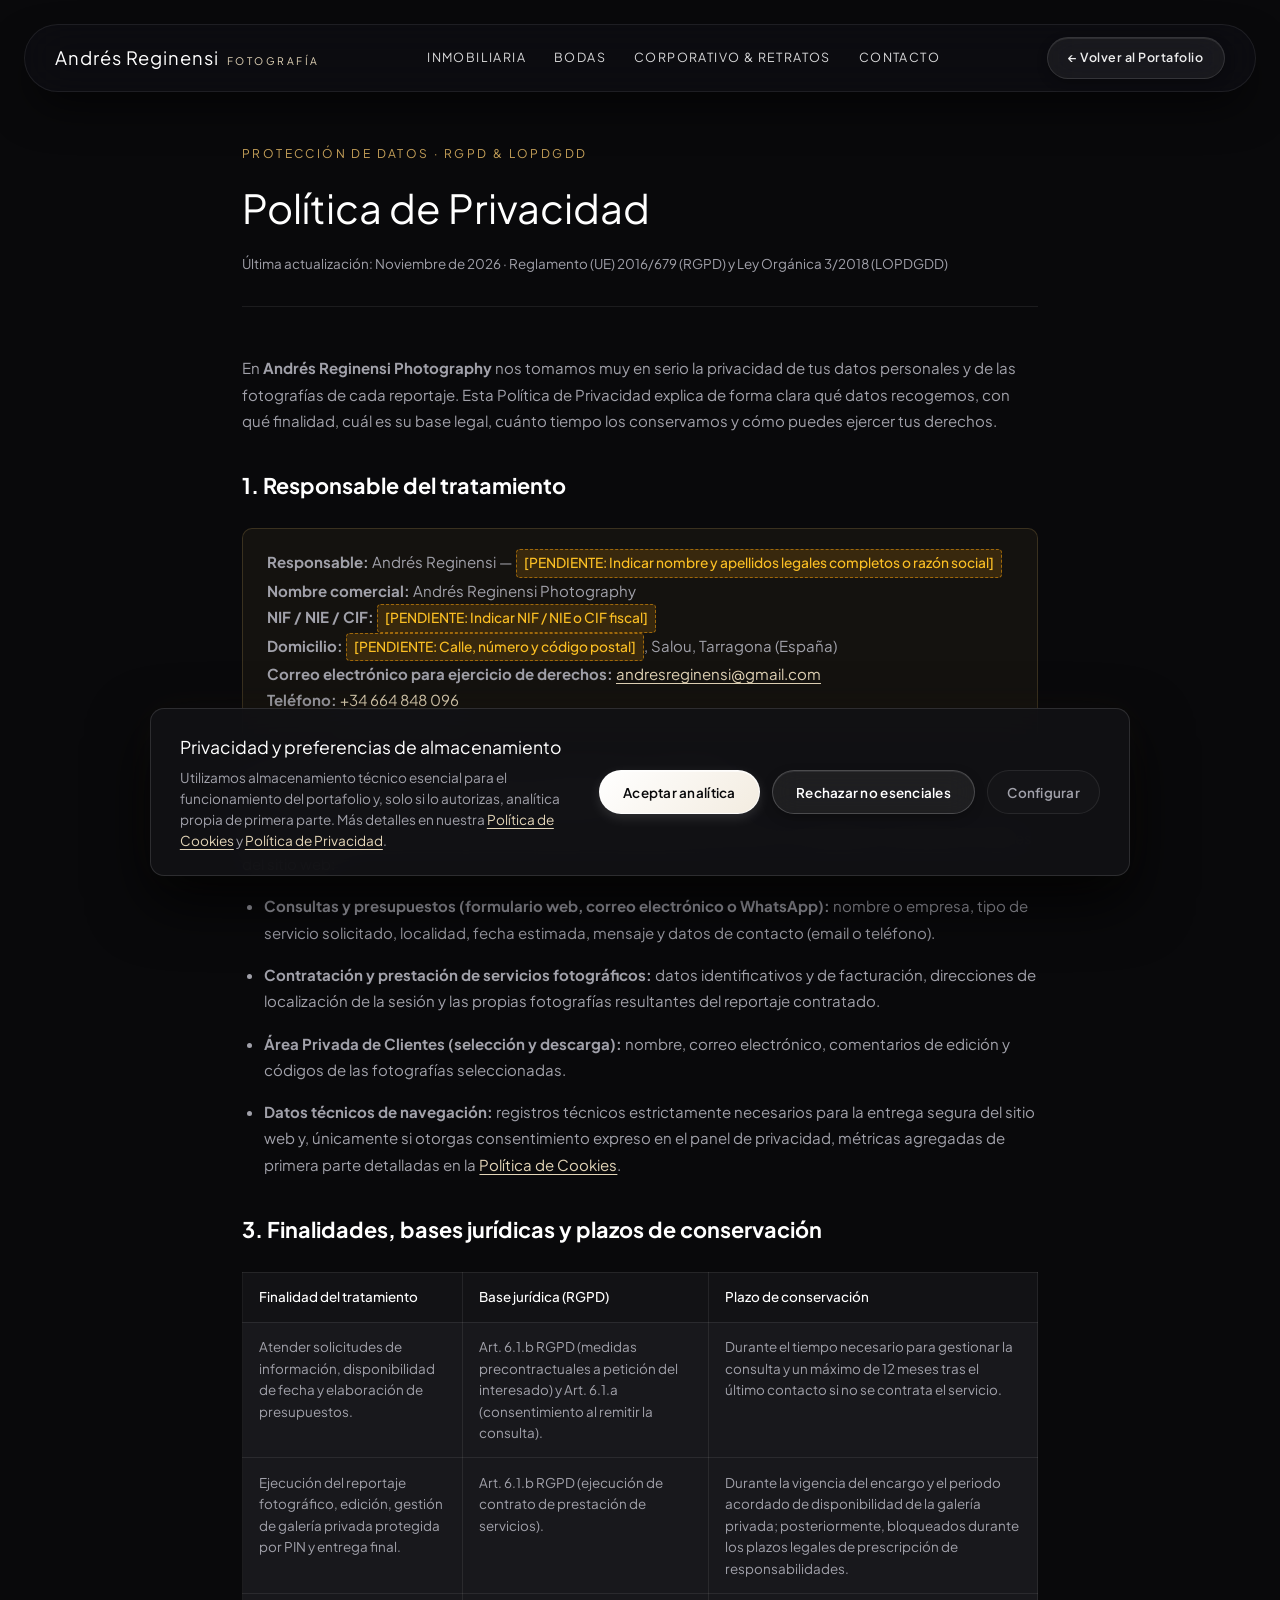
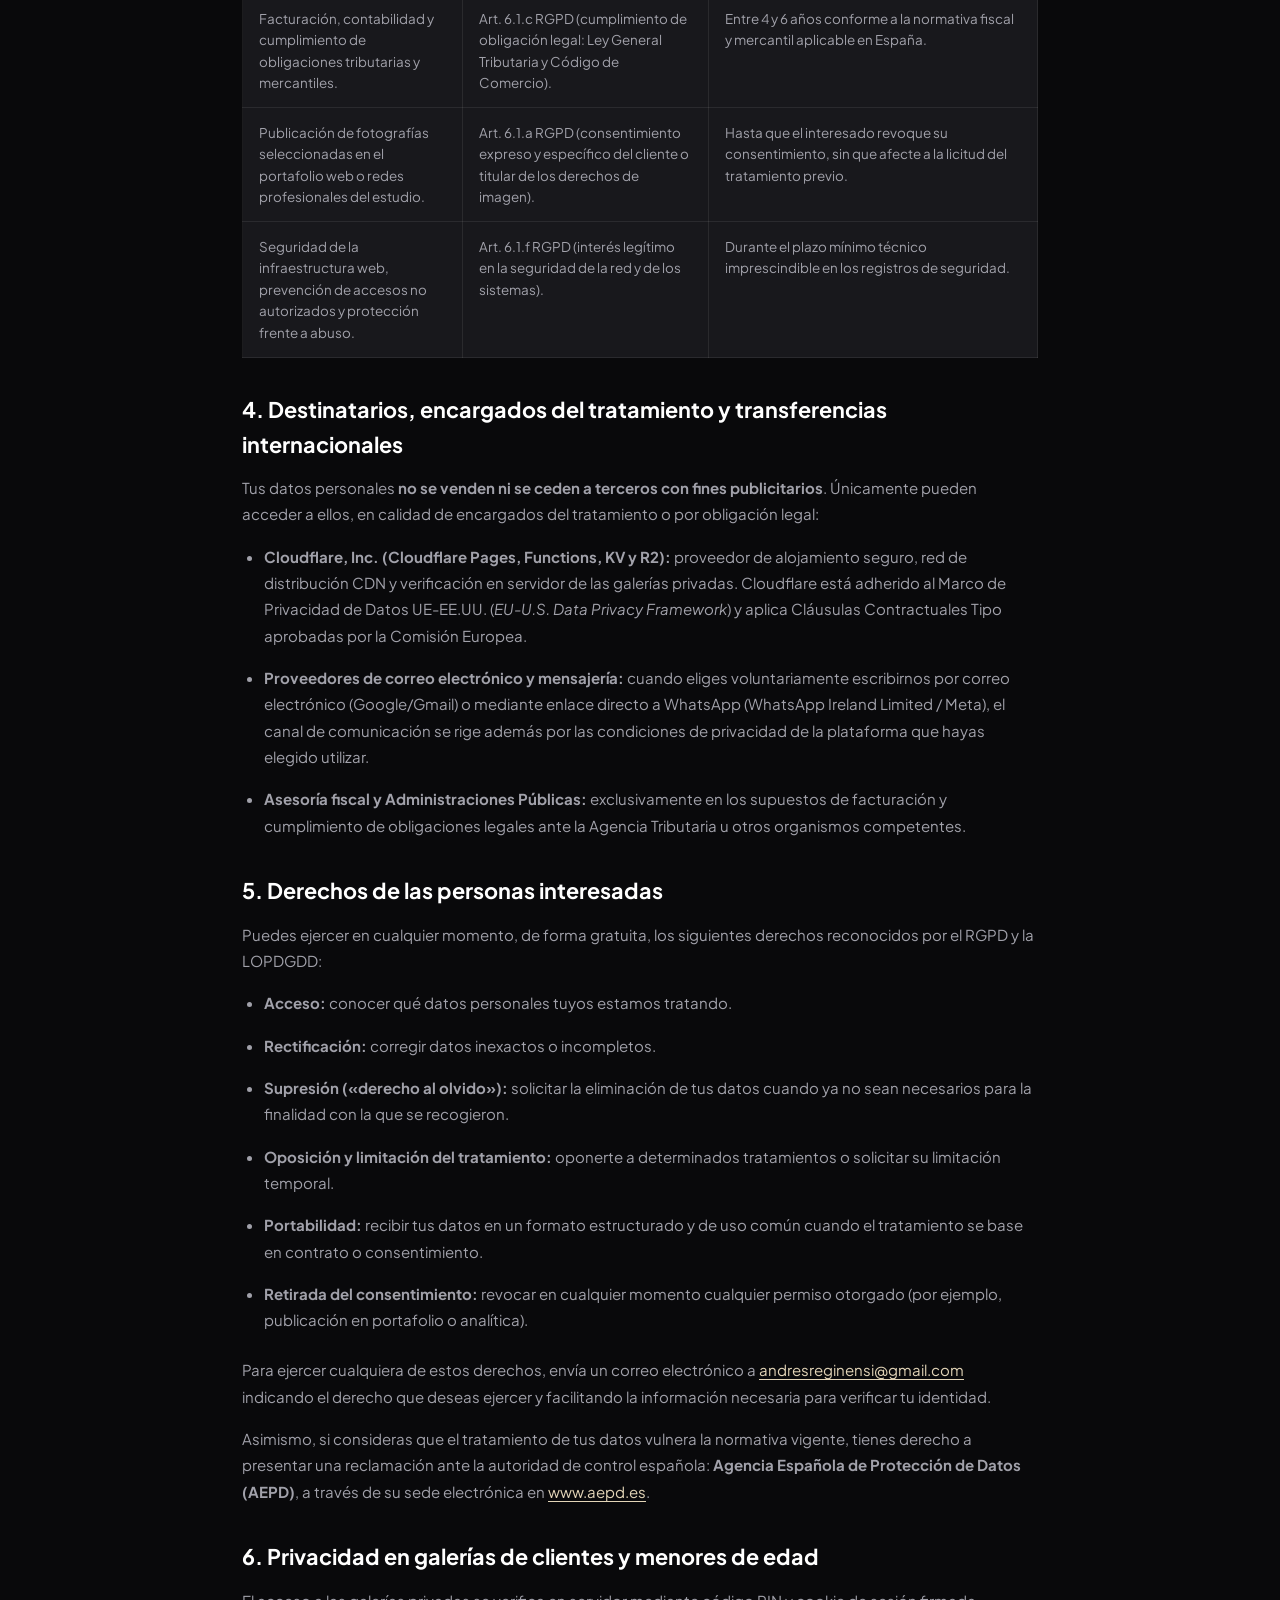
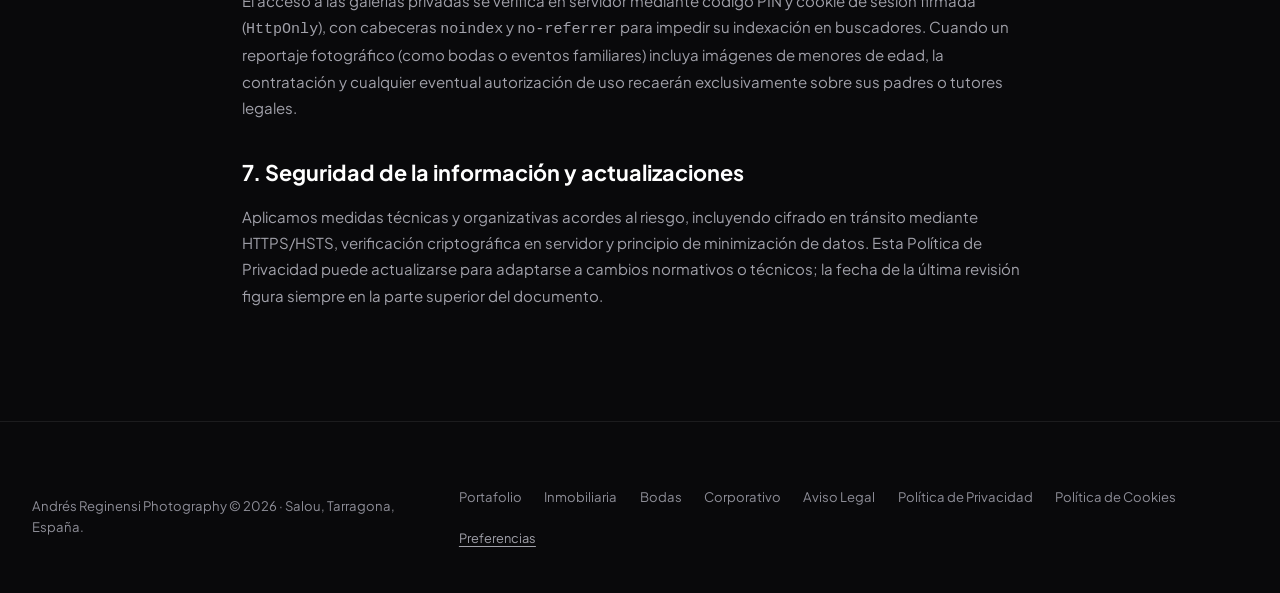
<file: politica-privacidad.html>
<!DOCTYPE html>
<html lang="es">
<head>
  <meta charset="UTF-8">
  <meta name="viewport" content="width=device-width, initial-scale=1.0">
  <meta name="description" content="Política de Privacidad y protección de datos personales de Andrés Reginensi Photography conforme al RGPD (UE 2016/679) y la LOPDGDD.">
  <title>Política de Privacidad | Andrés Reginensi Photography</title>
  <link rel="icon" type="image/svg+xml" href="/favicon.svg">
  <link rel="icon" type="image/png" sizes="32x32" href="/favicon-32x32.png">
  <link rel="shortcut icon" href="/favicon.ico">
  <link rel="apple-touch-icon" sizes="180x180" href="/apple-touch-icon.png">
  <link rel="manifest" href="/site.webmanifest">
  <meta name="theme-color" content="#0a0a0c">
  <link rel="canonical" href="https://andresreginensi.es/politica-privacidad.html">

  <link rel="preconnect" href="https://fonts.googleapis.com">
  <link rel="preconnect" href="https://fonts.gstatic.com" crossorigin>
  <link href="https://fonts.googleapis.com/css2?family=Inter:wght@300;400;500;600&family=Plus+Jakarta+Sans:ital,wght@0,300;0,400;0,500;0,600;0,700;1,300;1,400&display=swap" rel="stylesheet">

  <link rel="stylesheet" href="assets/css/main.css?v=30">
  <link rel="stylesheet" href="assets/css/cookies.css?v=30">

  <style>
    .legal-page {
      max-width: 860px;
      margin: 0 auto;
      padding: 9rem 2rem 6rem;
      font-family: var(--font-sans);
    }
    .legal-header {
      margin-bottom: 3rem;
      border-bottom: 1px solid var(--border-hairline);
      padding-bottom: 2rem;
    }
    .legal-tag {
      font-size: 0.75rem;
      letter-spacing: 0.2em;
      text-transform: uppercase;
      color: var(--accent-gold);
      margin-bottom: 0.8rem;
      display: block;
    }
    .legal-title {
      font-family: var(--font-serif);
      font-size: clamp(1.9rem, 4vw, 2.5rem);
      font-weight: 400;
      color: var(--text-pure);
      margin-bottom: 0.8rem;
    }
    .legal-updated {
      font-size: 0.84rem;
      color: var(--text-muted);
    }
    .legal-content h2 {
      font-family: var(--font-serif);
      font-size: 1.35rem;
      color: var(--text-pure);
      margin: 2.2rem 0 0.8rem;
    }
    .legal-content p, .legal-content li {
      font-size: 0.94rem;
      line-height: 1.75;
      color: var(--text-muted);
      margin-bottom: 1rem;
    }
    .legal-content ul {
      padding-left: 1.4rem;
      margin-bottom: 1.5rem;
    }
    .legal-content a {
      color: var(--accent-warm);
      text-decoration: underline;
      text-underline-offset: 3px;
    }
    .legal-table-wrap {
      overflow-x: auto;
      margin: 1.5rem 0 2rem;
    }
    .legal-table {
      width: 100%;
      border-collapse: collapse;
      font-size: 0.84rem;
      min-width: 600px;
    }
    .legal-table th, .legal-table td {
      border: 1px solid var(--border-hairline);
      padding: 0.85rem 1rem;
      text-align: left;
      vertical-align: top;
    }
    .legal-table th {
      background: var(--bg-surface);
      color: var(--text-pure);
      font-weight: 500;
    }
    .legal-table td {
      color: var(--text-muted);
      background: var(--bg-card);
    }
    .legal-notice-box {
      background: rgba(197, 160, 89, 0.06);
      border: 1px solid rgba(197, 160, 89, 0.22);
      border-radius: 10px;
      padding: 1.25rem 1.5rem;
      margin: 1.5rem 0;
    }
    .legal-pending {
      display: inline-block;
      background: rgba(245, 158, 11, 0.16);
      border: 1px dashed rgba(245, 158, 11, 0.55);
      color: #fbbf24;
      padding: 0.08rem 0.45rem;
      border-radius: 4px;
      font-size: 0.86rem;
      font-weight: 500;
    }
  </style>
</head>
<body>
  <a href="#contenido-principal" class="skip-link">Saltar al contenido principal</a>

  <header class="site-header">
    <div class="header-inner">
      <a href="index.html" class="brand-logo">
        <span class="brand-title">Andrés Reginensi</span>
        <span class="brand-subtitle">Fotografía</span>
      </a>

      <nav class="main-nav desktop-nav" aria-label="Navegación secundaria">
        <a href="fotografia-inmobiliaria-tarragona.html" class="nav-link">Inmobiliaria</a>
        <a href="fotografo-bodas-tarragona.html" class="nav-link">Bodas</a>
        <a href="fotografia-corporativa-retratos-tarragona.html" class="nav-link">Corporativo &amp; Retratos</a>
        <a href="index.html#contacto" class="nav-link">Contacto</a>
      </nav>

      <a href="index.html" class="btn-client-access">
        ← Volver al Portafolio
      </a>
    </div>
  </header>

  <main id="contenido-principal" class="legal-page">
    <div class="legal-header">
      <span class="legal-tag">Protección de Datos · RGPD &amp; LOPDGDD</span>
      <h1 class="legal-title">Política de Privacidad</h1>
      <p class="legal-updated">Última actualización: Noviembre de 2026 · Reglamento (UE) 2016/679 (RGPD) y Ley Orgánica 3/2018 (LOPDGDD)</p>
    </div>

    <div class="legal-content">
      <p>
        En <strong>Andrés Reginensi Photography</strong> nos tomamos muy en serio la privacidad de tus datos personales y de las fotografías de cada reportaje. Esta Política de Privacidad explica de forma clara qué datos recogemos, con qué finalidad, cuál es su base legal, cuánto tiempo los conservamos y cómo puedes ejercer tus derechos.
      </p>

      <h2>1. Responsable del tratamiento</h2>
      <div class="legal-notice-box">
        <p style="margin-bottom: 0.45rem;">
          <strong>Responsable:</strong> Andrés Reginensi — <span class="legal-pending">[PENDIENTE: Indicar nombre y apellidos legales completos o razón social]</span><br>
          <strong>Nombre comercial:</strong> Andrés Reginensi Photography<br>
          <strong>NIF / NIE / CIF:</strong> <span class="legal-pending">[PENDIENTE: Indicar NIF / NIE o CIF fiscal]</span><br>
          <strong>Domicilio:</strong> <span class="legal-pending">[PENDIENTE: Calle, número y código postal]</span>, Salou, Tarragona (España)<br>
          <strong>Correo electrónico para ejercicio de derechos:</strong> <a href="mailto:andresreginensi@gmail.com">andresreginensi@gmail.com</a><br>
          <strong>Teléfono:</strong> <a href="tel:+34664848096">+34 664 848 096</a>
        </p>
      </div>

      <h2>2. ¿Qué datos personales recogemos y cómo?</h2>
      <p>Recogemos únicamente los datos estrictamente necesarios que tú mismo nos facilitas a través de los canales del sitio web:</p>
      <ul>
        <li><strong>Consultas y presupuestos (formulario web, correo electrónico o WhatsApp):</strong> nombre o empresa, tipo de servicio solicitado, localidad, fecha estimada, mensaje y datos de contacto (email o teléfono).</li>
        <li><strong>Contratación y prestación de servicios fotográficos:</strong> datos identificativos y de facturación, direcciones de localización de la sesión y las propias fotografías resultantes del reportaje contratado.</li>
        <li><strong>Área Privada de Clientes (selección y descarga):</strong> nombre, correo electrónico, comentarios de edición y códigos de las fotografías seleccionadas.</li>
        <li><strong>Datos técnicos de navegación:</strong> registros técnicos estrictamente necesarios para la entrega segura del sitio web y, únicamente si otorgas consentimiento expreso en el panel de privacidad, métricas agregadas de primera parte detalladas en la <a href="cookies.html">Política de Cookies</a>.</li>
      </ul>

      <h2>3. Finalidades, bases jurídicas y plazos de conservación</h2>
      <div class="legal-table-wrap">
        <table class="legal-table">
          <thead>
            <tr>
              <th>Finalidad del tratamiento</th>
              <th>Base jurídica (RGPD)</th>
              <th>Plazo de conservación</th>
            </tr>
          </thead>
          <tbody>
            <tr>
              <td>Atender solicitudes de información, disponibilidad de fecha y elaboración de presupuestos.</td>
              <td>Art. 6.1.b RGPD (medidas precontractuales a petición del interesado) y Art. 6.1.a (consentimiento al remitir la consulta).</td>
              <td>Durante el tiempo necesario para gestionar la consulta y un máximo de 12 meses tras el último contacto si no se contrata el servicio.</td>
            </tr>
            <tr>
              <td>Ejecución del reportaje fotográfico, edición, gestión de galería privada protegida por PIN y entrega final.</td>
              <td>Art. 6.1.b RGPD (ejecución de contrato de prestación de servicios).</td>
              <td>Durante la vigencia del encargo y el periodo acordado de disponibilidad de la galería privada; posteriormente, bloqueados durante los plazos legales de prescripción de responsabilidades.</td>
            </tr>
            <tr>
              <td>Facturación, contabilidad y cumplimiento de obligaciones tributarias y mercantiles.</td>
              <td>Art. 6.1.c RGPD (cumplimiento de obligación legal: Ley General Tributaria y Código de Comercio).</td>
              <td>Entre 4 y 6 años conforme a la normativa fiscal y mercantil aplicable en España.</td>
            </tr>
            <tr>
              <td>Publicación de fotografías seleccionadas en el portafolio web o redes profesionales del estudio.</td>
              <td>Art. 6.1.a RGPD (consentimiento expreso y específico del cliente o titular de los derechos de imagen).</td>
              <td>Hasta que el interesado revoque su consentimiento, sin que afecte a la licitud del tratamiento previo.</td>
            </tr>
            <tr>
              <td>Seguridad de la infraestructura web, prevención de accesos no autorizados y protección frente a abuso.</td>
              <td>Art. 6.1.f RGPD (interés legítimo en la seguridad de la red y de los sistemas).</td>
              <td>Durante el plazo mínimo técnico imprescindible en los registros de seguridad.</td>
            </tr>
          </tbody>
        </table>
      </div>

      <h2>4. Destinatarios, encargados del tratamiento y transferencias internacionales</h2>
      <p>
        Tus datos personales <strong>no se venden ni se ceden a terceros con fines publicitarios</strong>. Únicamente pueden acceder a ellos, en calidad de encargados del tratamiento o por obligación legal:
      </p>
      <ul>
        <li><strong>Cloudflare, Inc. (Cloudflare Pages, Functions, KV y R2):</strong> proveedor de alojamiento seguro, red de distribución CDN y verificación en servidor de las galerías privadas. Cloudflare está adherido al Marco de Privacidad de Datos UE-EE.UU. (<em>EU-U.S. Data Privacy Framework</em>) y aplica Cláusulas Contractuales Tipo aprobadas por la Comisión Europea.</li>
        <li><strong>Proveedores de correo electrónico y mensajería:</strong> cuando eliges voluntariamente escribirnos por correo electrónico (Google/Gmail) o mediante enlace directo a WhatsApp (WhatsApp Ireland Limited / Meta), el canal de comunicación se rige además por las condiciones de privacidad de la plataforma que hayas elegido utilizar.</li>
        <li><strong>Asesoría fiscal y Administraciones Públicas:</strong> exclusivamente en los supuestos de facturación y cumplimiento de obligaciones legales ante la Agencia Tributaria u otros organismos competentes.</li>
      </ul>

      <h2>5. Derechos de las personas interesadas</h2>
      <p>Puedes ejercer en cualquier momento, de forma gratuita, los siguientes derechos reconocidos por el RGPD y la LOPDGDD:</p>
      <ul>
        <li><strong>Acceso:</strong> conocer qué datos personales tuyos estamos tratando.</li>
        <li><strong>Rectificación:</strong> corregir datos inexactos o incompletos.</li>
        <li><strong>Supresión («derecho al olvido»):</strong> solicitar la eliminación de tus datos cuando ya no sean necesarios para la finalidad con la que se recogieron.</li>
        <li><strong>Oposición y limitación del tratamiento:</strong> oponerte a determinados tratamientos o solicitar su limitación temporal.</li>
        <li><strong>Portabilidad:</strong> recibir tus datos en un formato estructurado y de uso común cuando el tratamiento se base en contrato o consentimiento.</li>
        <li><strong>Retirada del consentimiento:</strong> revocar en cualquier momento cualquier permiso otorgado (por ejemplo, publicación en portafolio o analítica).</li>
      </ul>
      <p>
        Para ejercer cualquiera de estos derechos, envía un correo electrónico a <a href="mailto:andresreginensi@gmail.com">andresreginensi@gmail.com</a> indicando el derecho que deseas ejercer y facilitando la información necesaria para verificar tu identidad.
      </p>
      <p>
        Asimismo, si consideras que el tratamiento de tus datos vulnera la normativa vigente, tienes derecho a presentar una reclamación ante la autoridad de control española: <strong>Agencia Española de Protección de Datos (AEPD)</strong>, a través de su sede electrónica en <a href="https://www.aepd.es" target="_blank" rel="noopener noreferrer">www.aepd.es</a>.
      </p>

      <h2>6. Privacidad en galerías de clientes y menores de edad</h2>
      <p>
        El acceso a las galerías privadas se verifica en servidor mediante código PIN y cookie de sesión firmada (<code>HttpOnly</code>), con cabeceras <code>noindex</code> y <code>no-referrer</code> para impedir su indexación en buscadores. Cuando un reportaje fotográfico (como bodas o eventos familiares) incluya imágenes de menores de edad, la contratación y cualquier eventual autorización de uso recaerán exclusivamente sobre sus padres o tutores legales.
      </p>

      <h2>7. Seguridad de la información y actualizaciones</h2>
      <p>
        Aplicamos medidas técnicas y organizativas acordes al riesgo, incluyendo cifrado en tránsito mediante HTTPS/HSTS, verificación criptográfica en servidor y principio de minimización de datos. Esta Política de Privacidad puede actualizarse para adaptarse a cambios normativos o técnicos; la fecha de la última revisión figura siempre en la parte superior del documento.
      </p>
    </div>
  </main>

  <footer class="site-footer">
    <div>Andrés Reginensi Photography &copy; 2026 · Salou, Tarragona, España.</div>
    <nav class="footer-nav" aria-label="Enlaces de pie de página">
      <a href="index.html">Portafolio</a>
      <a href="fotografia-inmobiliaria-tarragona.html">Inmobiliaria</a>
      <a href="fotografo-bodas-tarragona.html">Bodas</a>
      <a href="fotografia-corporativa-retratos-tarragona.html">Corporativo</a>
      <a href="aviso-legal.html">Aviso Legal</a>
      <a href="politica-privacidad.html" aria-current="page">Política de Privacidad</a>
      <a href="cookies.html">Política de Cookies</a>
      <button type="button" class="btn-cookie-reopen" data-open-cookie-settings>Preferencias</button>
    </nav>
  </footer>

  <!-- BANNER DE COOKIES (RGPD / GDPR) -->
  <aside class="cookie-banner" id="cookie-banner" role="dialog" aria-modal="false" aria-label="Aviso de cookies y privacidad" aria-hidden="true">
    <div class="cookie-banner-inner">
      <div class="cookie-banner-text">
        <h2 class="cookie-banner-title">Privacidad y preferencias de almacenamiento</h2>
        <p class="cookie-banner-desc">
          Utilizamos almacenamiento técnico esencial para el funcionamiento del portafolio y, solo si lo autorizas, analítica propia de primera parte. Más detalles en nuestra <a href="cookies.html">Política de Cookies</a> y <a href="politica-privacidad.html">Política de Privacidad</a>.
        </p>
      </div>

      <div class="cookie-banner-actions">
        <button type="button" class="cookie-btn cookie-btn-accept" id="cookie-btn-accept-all">Aceptar analítica</button>
        <button type="button" class="cookie-btn cookie-btn-reject" id="cookie-btn-reject-all">Rechazar no esenciales</button>
        <button type="button" class="cookie-btn cookie-btn-config" id="cookie-btn-open-config">Configurar</button>
      </div>
    </div>
  </aside>

  <div class="cookie-modal-overlay" id="cookie-modal-overlay" role="dialog" aria-modal="true" aria-labelledby="cookie-modal-heading" aria-hidden="true">
    <div class="cookie-modal" id="cookie-modal">
      <div class="cookie-modal-header">
        <div>
          <h2 class="cookie-modal-title" id="cookie-modal-heading">Panel de Preferencias de Privacidad</h2>
          <p class="cookie-modal-subtitle">Gestiona tu consentimiento en cualquier momento.</p>
        </div>
        <button type="button" class="cookie-modal-close" id="cookie-btn-close-modal" aria-label="Cerrar panel de privacidad">&times;</button>
      </div>
      <div class="cookie-modal-body">
        <article class="cookie-category-item">
          <div class="cookie-category-header">
            <span class="cookie-category-name">Técnicas y Esenciales <span class="cookie-badge-required">Siempre activas</span></span>
            <label class="cookie-switch" aria-label="Almacenamiento técnico obligatorio">
              <input type="checkbox" checked disabled>
              <span class="cookie-slider"></span>
            </label>
          </div>
          <p class="cookie-category-desc">Imprescindibles para recordar tu elección y mantener la sesión en el área privada de clientes.</p>
        </article>
        <article class="cookie-category-item">
          <div class="cookie-category-header">
            <span class="cookie-category-name">Analítica Propia de Primera Parte</span>
            <label class="cookie-switch" aria-label="Permitir analítica propia anónima">
              <input type="checkbox" id="cookie-toggle-analytics">
              <span class="cookie-slider"></span>
            </label>
          </div>
          <p class="cookie-category-desc">Mide de forma agregada las secciones visitadas sin compartir datos con redes publicitarias externas.</p>
        </article>
      </div>
      <div class="cookie-modal-footer">
        <button type="button" class="cookie-btn cookie-btn-reject" id="cookie-btn-modal-accept-all">Aceptar analítica</button>
        <button type="button" class="cookie-btn cookie-btn-accept" id="cookie-btn-save-preferences">Guardar mis preferencias</button>
      </div>
    </div>
  </div>

  <script src="assets/js/cookies.js?v=30" defer></script>
  <script src="assets/js/analytics-tracker.js?v=30" defer></script>
</body>
</html>
</file>
<file: assets/css/main.css>
/* ==========================================================================
   Andrés Reginensi Photography — Hoja de Estilos Principal Optimizada
   Variables inlined (sin @import bloqueante), WCAG AA, Teclado y Responsive
   ========================================================================== */

:root {
  --bg-deep: #09090b;
  --bg-surface: #121215;
  --bg-card: #18181c;
  --bg-glass: rgba(14, 14, 18, 0.78);

  --border-hairline: rgba(255, 255, 255, 0.08);
  --border-hover: rgba(255, 255, 255, 0.22);

  --accent-warm: #e3d5b8;
  --accent-gold: #c5a059;
  --accent-gold-glow: rgba(197, 160, 89, 0.35);
  --accent-amber: #d4a373;
  --accent-muted: #8b8374;
  --accent-emerald: #10b981;

  --text-pure: #ffffff;
  --text-primary: #ededed;
  --text-muted: #a1a1aa;
  --text-dim: #8e8e98;

  --font-display: "Plus Jakarta Sans", "Inter", -apple-system, BlinkMacSystemFont, "Segoe UI", Roboto, sans-serif;
  --font-sans: "Plus Jakarta Sans", "Inter", -apple-system, BlinkMacSystemFont, "Segoe UI", Roboto, sans-serif;
  --font-serif: "Plus Jakarta Sans", "Inter", -apple-system, BlinkMacSystemFont, "Segoe UI", Roboto, sans-serif;
  --font-mono: "Space Mono", "JetBrains Mono", monospace;

  --ease-out-expo: cubic-bezier(0.16, 1, 0.3, 1);
  --ease-smooth: cubic-bezier(0.22, 1, 0.36, 1);
  --ease-spring: cubic-bezier(0.34, 1.56, 0.64, 1);
  --duration-fast: 0.22s;
  --duration-normal: 0.5s;
  --duration-slow: 0.8s;

  /* Sistema de Botones Contemporáneo (Tokens Reutilizables) */
  --btn-radius-pill: 9999px;
  --btn-radius-modern: 14px;
  --btn-transition: transform 220ms cubic-bezier(0.22, 1, 0.36, 1),
                    box-shadow 240ms cubic-bezier(0.22, 1, 0.36, 1),
                    background 220ms ease-out,
                    border-color 220ms ease-out,
                    color 200ms ease-out,
                    filter 220ms ease-out;

  /* Primario (Acento Dorado / Lino Editorial con relieve tridimensional) */
  --btn-primary-bg: linear-gradient(135deg, #dfbe78 0%, #c5a059 52%, #b0893e 100%);
  --btn-primary-bg-hover: linear-gradient(135deg, #ebd094 0%, #d4b06a 52%, #c5a059 100%);
  --btn-primary-text: #09090b;
  --btn-primary-border: rgba(245, 224, 181, 0.45);
  --btn-primary-shadow: 0 4px 14px -2px rgba(197, 160, 89, 0.28),
                        0 2px 6px -1px rgba(0, 0, 0, 0.45),
                        inset 0 1px 0 rgba(255, 255, 255, 0.38);
  --btn-primary-shadow-hover: 0 10px 26px -4px rgba(197, 160, 89, 0.45),
                              0 4px 12px -2px rgba(0, 0, 0, 0.55),
                              inset 0 1px 0 rgba(255, 255, 255, 0.58);

  /* Secundario (Glassmorphism & Ghost Ultrafino) */
  --btn-glass-bg: rgba(255, 255, 255, 0.055);
  --btn-glass-bg-hover: rgba(227, 213, 184, 0.13);
  --btn-glass-border: rgba(255, 255, 255, 0.12);
  --btn-glass-border-hover: rgba(227, 213, 184, 0.42);
  --btn-glass-shadow: 0 4px 14px -4px rgba(0, 0, 0, 0.45),
                      inset 0 1px 0 rgba(255, 255, 255, 0.09);
  --btn-glass-shadow-hover: 0 10px 24px -4px rgba(0, 0, 0, 0.65),
                            0 0 20px -3px rgba(227, 213, 184, 0.18),
                            inset 0 1px 0 rgba(255, 255, 255, 0.2);

  /* Acción Directa WhatsApp (Tono Esmeralda Equilibrado + Relieve Sutil) */
  --btn-whatsapp-bg: linear-gradient(135deg, #2ee370 0%, #22c35e 54%, #19a94d 100%);
  --btn-whatsapp-bg-hover: linear-gradient(135deg, #43eb80 0%, #27d167 54%, #1fb857 100%);
  --btn-whatsapp-shadow: 0 4px 14px -2px rgba(34, 195, 94, 0.26),
                         0 2px 6px -1px rgba(0, 0, 0, 0.45),
                         inset 0 1px 0 rgba(255, 255, 255, 0.34);
  --btn-whatsapp-shadow-hover: 0 10px 26px -4px rgba(34, 195, 94, 0.42),
                               0 4px 12px -2px rgba(0, 0, 0, 0.55),
                               inset 0 1px 0 rgba(255, 255, 255, 0.5);
}

/* =======================================================
   1. RESETS, ACCESIBILIDAD Y BASE
   ======================================================= */
*, *::before, *::after {
  box-sizing: border-box;
  margin: 0;
  padding: 0;
}

html {
  scroll-behavior: smooth;
  font-family: var(--font-sans);
  background-color: var(--bg-deep);
  color: var(--text-primary);
  text-rendering: optimizeLegibility;
  width: 100%;
  max-width: 100%;
  overflow-x: hidden;
}

::-webkit-scrollbar {
  width: 8px;
}
::-webkit-scrollbar-track {
  background: var(--bg-deep);
}
::-webkit-scrollbar-thumb {
  background: rgba(227, 213, 184, 0.2);
  border-radius: 4px;
}
::-webkit-scrollbar-thumb:hover {
  background: rgba(227, 213, 184, 0.45);
}

body {
  width: 100%;
  max-width: 100%;
  overflow-x: hidden;
  line-height: 1.6;
  -webkit-font-smoothing: antialiased;
  position: relative;
  min-height: 100vh;
}

a {
  color: inherit;
  text-decoration: none;
}

img {
  max-width: 100%;
  height: auto;
  display: block;
}

/* Enlace de salto al contenido principal (Accesibilidad WCAG 2.4.1) */
.skip-link {
  position: fixed;
  top: -120px;
  left: 1rem;
  z-index: 100050;
  background: var(--accent-gold);
  color: #09090b;
  font-weight: 600;
  font-size: 0.85rem;
  padding: 0.75rem 1.25rem;
  border-radius: 8px;
  transition: top 0.2s ease;
}

.skip-link:focus {
  top: 1rem;
  outline: 2px solid #ffffff;
  outline-offset: 2px;
}

/* Foco de teclado altamente visible */
a:focus-visible,
button:focus-visible,
input:focus-visible,
select:focus-visible,
textarea:focus-visible,
summary:focus-visible,
.photo-item:focus-visible {
  outline: 2px solid var(--accent-gold);
  outline-offset: 3px;
}

/* =======================================================
   2. NAVEGACIÓN FLOTANTE
   ======================================================= */
.site-header {
  position: fixed;
  top: 1.5rem;
  left: 50%;
  transform: translateX(-50%);
  width: calc(100% - 3rem);
  max-width: 1240px;
  z-index: 100;
  pointer-events: none;
  transition: top 0.4s var(--ease-smooth);
}

.header-inner {
  background: var(--bg-glass);
  backdrop-filter: blur(24px);
  -webkit-backdrop-filter: blur(24px);
  border: 1px solid var(--border-hairline);
  border-radius: 999px;
  padding: 0.75rem 1.85rem;
  display: flex;
  justify-content: space-between;
  align-items: center;
  box-shadow: 0 20px 45px -10px rgba(0, 0, 0, 0.7);
  pointer-events: auto;
  transition: all 0.4s var(--ease-out-expo);
}

.site-header.is-scrolled .header-inner {
  padding: 0.6rem 1.5rem;
  background: rgba(14, 14, 18, 0.92);
  border-color: rgba(227, 213, 184, 0.2);
  box-shadow: 0 20px 45px -10px rgba(0, 0, 0, 0.9), 0 0 25px rgba(197, 160, 89, 0.08);
}

.brand-logo {
  display: flex;
  align-items: baseline;
  gap: 0.5rem;
  transition: transform 0.3s ease;
}

.brand-logo:hover {
  transform: translateX(2px);
}

.brand-title {
  font-family: var(--font-serif);
  font-size: 1.15rem;
  font-weight: 400;
  letter-spacing: 1px;
  color: var(--text-pure);
}

.brand-subtitle {
  font-size: 0.65rem;
  text-transform: uppercase;
  letter-spacing: 2.5px;
  color: var(--accent-warm);
}

.main-nav {
  display: flex;
  align-items: center;
  gap: 1.75rem;
}

.nav-link {
  font-size: 0.78rem;
  text-transform: uppercase;
  letter-spacing: 1.4px;
  color: rgba(255, 255, 255, 0.84);
  position: relative;
  transition: color var(--duration-fast);
  padding: 0.25rem 0;
}

.nav-link::after {
  content: '';
  position: absolute;
  bottom: -2px;
  left: 0;
  width: 0%;
  height: 1px;
  background-color: var(--accent-warm);
  transition: width var(--duration-fast) var(--ease-out-expo);
}

.nav-link:hover,
.nav-link.active {
  color: var(--text-pure);
}

.nav-link:hover::after,
.nav-link.active::after {
  width: 100%;
}

/* =======================================================
   SISTEMA DE BOTONES CONTEMPORÁNEOS (PRIMARIOS & GLASS)
   ======================================================= */
.btn-client-access {
  position: relative;
  overflow: hidden;
  background: var(--btn-glass-bg);
  backdrop-filter: blur(16px);
  -webkit-backdrop-filter: blur(16px);
  border: 1px solid var(--btn-glass-border);
  color: var(--text-primary);
  padding: 0.62rem 1.28rem;
  border-radius: var(--btn-radius-pill);
  font-size: 0.78rem;
  letter-spacing: 0.04em;
  font-weight: 600;
  display: inline-flex;
  align-items: center;
  justify-content: center;
  gap: 0.5rem;
  cursor: pointer;
  user-select: none;
  box-shadow: var(--btn-glass-shadow);
  transition: var(--btn-transition);
  will-change: transform, box-shadow;
}

.btn-client-access:hover {
  background: var(--btn-glass-bg-hover);
  color: var(--text-pure);
  border-color: var(--btn-glass-border-hover);
  transform: translateY(-2px) scale(1.015);
  box-shadow: var(--btn-glass-shadow-hover);
}

.btn-client-access:active {
  transform: translateY(0) scale(0.97);
  transition-duration: 90ms;
}

.btn-primary-gold {
  position: relative;
  overflow: hidden;
  isolation: isolate;
  background: var(--btn-primary-bg);
  color: var(--btn-primary-text);
  border: 1px solid var(--btn-primary-border);
  padding: 0.88rem 1.9rem;
  border-radius: var(--btn-radius-pill);
  font-size: 0.84rem;
  letter-spacing: 0.04em;
  font-weight: 600;
  display: inline-flex;
  align-items: center;
  justify-content: center;
  gap: 0.55rem;
  cursor: pointer;
  user-select: none;
  box-shadow: var(--btn-primary-shadow);
  transition: var(--btn-transition);
  will-change: transform, box-shadow;
}

/* Destello / Shimmer suave tridimensional en botones primarios */
.btn-primary-gold::before,
.btn-whatsapp-action::before {
  content: '';
  position: absolute;
  top: 0;
  left: -120%;
  width: 65%;
  height: 100%;
  background: linear-gradient(
    110deg,
    transparent 0%,
    rgba(255, 255, 255, 0.34) 50%,
    transparent 100%
  );
  transform: skewX(-20deg);
  transition: left 560ms cubic-bezier(0.22, 1, 0.36, 1);
  pointer-events: none;
  z-index: 1;
}

.btn-primary-gold:hover {
  background: var(--btn-primary-bg-hover);
  border-color: rgba(255, 241, 209, 0.72);
  transform: translateY(-2px) scale(1.018);
  box-shadow: var(--btn-primary-shadow-hover);
  filter: brightness(1.03);
}

.btn-primary-gold:hover::before,
.btn-whatsapp-action:hover::before {
  left: 145%;
}

.btn-primary-gold:active {
  transform: translateY(0) scale(0.97);
  box-shadow: var(--btn-primary-shadow);
  transition-duration: 90ms;
}

/* Micro-interacción en iconos y flechas adjuntas (desplazamiento 3px en :hover) */
.btn-primary-gold svg,
.btn-client-access svg,
.btn-whatsapp-action svg,
.btn-mobile-client svg,
.btn-mobile-whatsapp svg,
.sticky-action-btn svg,
.btn-arrow {
  display: inline-flex;
  align-items: center;
  flex-shrink: 0;
  transition: transform 220ms cubic-bezier(0.22, 1, 0.36, 1);
}

.btn-primary-gold:hover .btn-arrow,
.btn-client-access:hover .btn-arrow,
.btn-whatsapp-action:hover .btn-arrow,
.seo-card-link:hover .btn-arrow,
.btn-primary-gold:hover svg,
.btn-client-access:hover svg,
.btn-whatsapp-action:hover svg {
  transform: translateX(3px);
}

/* =======================================================
   3. HERO CINEMÁTICO INMERSIVO
   ======================================================= */
.hero-section {
  position: relative;
  height: 100vh;
  min-height: 700px;
  display: flex;
  align-items: flex-end;
  padding: 0 4rem 5rem;
  overflow: hidden;
  z-index: 1;
}

.hero-backdrop {
  position: absolute;
  inset: 0;
  z-index: 1;
  pointer-events: none;
  transform: scale(1.03);
}

.hero-backdrop img {
  width: 100%;
  height: 100%;
  object-fit: cover;
  object-position: center;
}

.hero-overlay {
  position: absolute;
  inset: 0;
  background: linear-gradient(
    to bottom,
    rgba(9, 9, 11, 0.08) 0%,
    rgba(9, 9, 11, 0.05) 22%,
    rgba(9, 9, 11, 0.28) 45%,
    rgba(9, 9, 11, 0.68) 68%,
    rgba(9, 9, 11, 0.90) 86%,
    #09090b 100%
  );
  z-index: 2;
  pointer-events: none;
}

.hero-content {
  position: relative;
  z-index: 3;
  max-width: 1350px;
  width: 100%;
  margin: 0 auto;
  display: flex;
  justify-content: space-between;
  align-items: flex-end;
  gap: 2rem;
}

.hero-title-group {
  max-width: 860px;
}

.hero-meta {
  display: inline-flex;
  align-items: center;
  gap: 0.75rem;
  margin-bottom: 1.15rem;
  font-size: 0.75rem;
  text-transform: uppercase;
  letter-spacing: 3px;
  color: var(--accent-warm);
  font-weight: 500;
  text-shadow: 0 2px 10px rgba(0, 0, 0, 0.85);
}

.hero-meta::before {
  content: '';
  width: 30px;
  height: 1px;
  background-color: var(--accent-warm);
}

.hero-headline {
  font-family: var(--font-serif);
  font-size: clamp(2.8rem, 5.8vw, 5.2rem);
  font-weight: 300;
  line-height: 1.06;
  letter-spacing: -0.5px;
  color: var(--text-pure);
  margin-bottom: 1.25rem;
  text-shadow: 0 4px 30px rgba(0, 0, 0, 0.9), 0 1px 5px rgba(0, 0, 0, 0.95);
}

.hero-headline em {
  font-family: var(--font-serif);
  font-style: italic;
  font-weight: 400;
  color: var(--accent-warm);
}

.hero-description {
  font-size: 1.08rem;
  color: #f0f0f2;
  max-width: 640px;
  line-height: 1.68;
  font-weight: 350;
  margin-bottom: 1.85rem;
  text-shadow: 0 2px 16px rgba(0, 0, 0, 0.95);
}

.hero-cta-row {
  display: flex;
  align-items: center;
  gap: 0.9rem;
  flex-wrap: wrap;
}

.scroll-indicator {
  display: flex;
  flex-direction: column;
  align-items: center;
  gap: 0.75rem;
  color: var(--text-muted);
  font-size: 0.7rem;
  letter-spacing: 2.5px;
  text-transform: uppercase;
  cursor: pointer;
  transition: color var(--duration-fast), transform var(--duration-fast);
  flex-shrink: 0;
}

.scroll-indicator:hover {
  color: var(--accent-warm);
  transform: translateY(3px);
}

.scroll-line {
  width: 1px;
  height: 52px;
  background: var(--border-hairline);
  position: relative;
  overflow: hidden;
}

.scroll-line::after {
  content: '';
  position: absolute;
  top: 0;
  left: 0;
  width: 100%;
  height: 100%;
  background: linear-gradient(to bottom, transparent, var(--accent-warm), transparent);
  animation: scrollDown 2.2s cubic-bezier(0.65, 0, 0.35, 1) infinite;
}

@keyframes scrollDown {
  0% { transform: translateY(-100%); }
  50% { transform: translateY(0%); }
  100% { transform: translateY(100%); }
}

/* =======================================================
   4. SECCIÓN DE INTRODUCCIÓN SEO & ESPECIALIDADES (6 SERVICIOS)
   ======================================================= */
.seo-intro-section {
  border-bottom: 1px solid var(--border-hairline);
  padding: 5.5rem 2rem 6rem;
  max-width: 1400px;
  margin: 0 auto;
  position: relative;
  z-index: 2;
}

.seo-intro-container {
  max-width: 1240px;
  margin: 0 auto;
}

.seo-intro-header {
  margin-bottom: 2rem;
}

.seo-intro-title {
  font-family: var(--font-display);
  font-size: clamp(1.85rem, 3.5vw, 2.65rem);
  font-weight: 500;
  letter-spacing: -0.02em;
  color: var(--text-pure);
  margin-top: 0.5rem;
  line-height: 1.2;
}

.seo-intro-body {
  font-size: 1.02rem;
  color: var(--text-muted);
  line-height: 1.8;
}

.seo-intro-body p {
  margin-bottom: 1.4rem;
}

.seo-intro-body strong {
  color: var(--text-primary);
  font-weight: 500;
}

.seo-cards-toolbar {
  margin-top: 2rem;
  margin-bottom: 1.15rem;
  scroll-margin-top: 110px;
}

.seo-cards-grid {
  display: grid;
  grid-template-columns: repeat(3, 1fr);
  gap: 1.35rem;
  margin: 0.5rem 0 2.75rem;
  align-items: start;
}

.seo-card {
  position: relative;
  background: var(--bg-surface);
  border: 1px solid var(--border-hairline);
  border-radius: 16px;
  padding: 1.75rem 1.65rem;
  display: flex;
  flex-direction: column;
  justify-content: space-between;
  transition: transform 0.3s cubic-bezier(0.22, 1, 0.36, 1),
              border-color 0.3s ease,
              box-shadow 0.3s cubic-bezier(0.22, 1, 0.36, 1);
}

.seo-card:hover,
.seo-card:focus-within {
  transform: translateY(-4px);
  border-color: rgba(212, 175, 55, 0.52);
  box-shadow: 0 22px 48px rgba(0, 0, 0, 0.72), 0 0 28px rgba(197, 160, 89, 0.12);
}

.seo-card-top {
  display: flex;
  align-items: center;
  justify-content: space-between;
  gap: 0.75rem;
  margin-bottom: 0.9rem;
  flex-wrap: wrap;
}

.seo-card-num {
  font-family: var(--font-mono);
  font-size: 0.73rem;
  color: var(--accent-gold);
  letter-spacing: 0.1em;
  display: inline-block;
  margin-bottom: 0;
}

/* Botón cápsula de precio ("Desde 120€ ▾") siempre visible y sin colisión */
.price-pill {
  appearance: none;
  -webkit-appearance: none;
  font-family: var(--font-sans);
  display: inline-flex;
  align-items: center;
  gap: 0.42rem;
  padding: 0.38rem 0.88rem;
  border-radius: var(--btn-radius-pill);
  background: linear-gradient(135deg, rgba(197, 160, 89, 0.22) 0%, rgba(227, 213, 184, 0.08) 100%);
  border: 1px solid rgba(212, 175, 55, 0.48);
  color: var(--accent-warm);
  line-height: 1;
  white-space: nowrap;
  cursor: pointer;
  box-shadow: 0 4px 12px rgba(0, 0, 0, 0.35);
  transition: var(--btn-transition);
}

.price-pill-label {
  display: inline-block;
  font-size: 0.68rem;
  text-transform: uppercase;
  letter-spacing: 0.07em;
  color: var(--accent-warm);
  font-weight: 600;
  flex-shrink: 0;
}

.price-pill-value,
.price-pill strong {
  display: inline-block;
  color: var(--text-pure) !important;
  font-family: var(--font-display);
  font-size: 0.98rem;
  font-weight: 700;
  letter-spacing: -0.01em;
  line-height: 1;
  flex-shrink: 0;
  transition: transform 0.22s ease, color 0.22s ease;
}

.price-pill-chevron {
  display: inline-block;
  font-size: 0.75rem;
  color: var(--accent-gold);
  line-height: 1;
  transition: transform 0.25s cubic-bezier(0.22, 1, 0.36, 1);
}

.price-pill:hover,
.deliverable-card:hover .price-pill {
  background: linear-gradient(135deg, rgba(197, 160, 89, 0.34) 0%, rgba(227, 213, 184, 0.16) 100%);
  border-color: rgba(245, 224, 181, 0.75);
  transform: translateY(-1px);
  box-shadow: 0 6px 18px rgba(197, 160, 89, 0.25);
}

.seo-card.is-tariff-open .price-pill-chevron {
  transform: rotate(180deg);
}

/* DESPLEGABLE INTERACTIVO DE TARIFA DENTRO DE CADA CUADRADO (.seo-tariff-dropdown) */
.seo-tariff-dropdown {
  margin-top: 0.35rem;
  margin-bottom: 0.85rem;
  border-radius: 12px;
  background: rgba(255, 255, 255, 0.025);
  border: 1px solid rgba(212, 175, 55, 0.32);
  overflow: hidden;
  transition: border-color 0.25s ease, background 0.25s ease, box-shadow 0.25s ease;
}

.seo-tariff-dropdown:hover {
  border-color: rgba(212, 175, 55, 0.58);
  background: rgba(197, 160, 89, 0.06);
}

.seo-tariff-dropdown[open] {
  background: linear-gradient(165deg, rgba(26, 24, 31, 0.98) 0%, rgba(15, 15, 20, 0.99) 100%);
  border-color: rgba(212, 175, 55, 0.62);
  box-shadow: 0 14px 32px rgba(0, 0, 0, 0.55);
}

.seo-card-tariff-btn {
  list-style: none;
  display: flex;
  align-items: center;
  justify-content: space-between;
  gap: 0.75rem;
  width: 100%;
  padding: 0.68rem 1rem;
  font-family: var(--font-sans);
  font-size: 0.82rem;
  font-weight: 600;
  color: var(--accent-warm);
  background: linear-gradient(90deg, rgba(197, 160, 89, 0.14) 0%, rgba(197, 160, 89, 0.04) 100%);
  cursor: pointer;
  user-select: none;
  transition: background 0.22s ease, color 0.22s ease;
}

.seo-card-tariff-btn::-webkit-details-marker {
  display: none;
}

.seo-card-tariff-btn::marker {
  content: '';
}

.seo-card-tariff-btn:hover {
  background: linear-gradient(90deg, rgba(197, 160, 89, 0.24) 0%, rgba(197, 160, 89, 0.1) 100%);
  color: var(--text-pure);
}

.tariff-btn-icon {
  display: inline-flex;
  align-items: center;
  justify-content: center;
  width: 22px;
  height: 22px;
  border-radius: 50%;
  background: rgba(212, 175, 55, 0.2);
  color: var(--text-pure);
  font-size: 0.78rem;
  line-height: 1;
  transition: transform 0.28s cubic-bezier(0.22, 1, 0.36, 1), background 0.22s ease;
}

.seo-tariff-dropdown[open] .tariff-btn-icon {
  transform: rotate(180deg);
  background: var(--accent-gold);
  color: #09090b;
}

.seo-tariff-panel {
  padding: 0.95rem 1rem 1.05rem;
  border-top: 1px solid rgba(227, 213, 184, 0.14);
  animation: tariffSlideDown 0.26s cubic-bezier(0.22, 1, 0.36, 1);
}

@keyframes tariffSlideDown {
  from {
    opacity: 0;
    transform: translateY(-6px);
  }
  to {
    opacity: 1;
    transform: translateY(0);
  }
}

/* Bloque destacado de precio dentro del desplegable (Desde + Importe + Unidad con separación garantizada) */
.seo-popup-price-box {
  display: flex;
  align-items: center;
  justify-content: space-between;
  flex-wrap: wrap;
  gap: 0.5rem 0.85rem;
  padding: 0.65rem 0.9rem;
  margin-bottom: 0.85rem;
  background: linear-gradient(135deg, rgba(197, 160, 89, 0.15) 0%, rgba(255, 255, 255, 0.03) 100%);
  border: 1px solid rgba(227, 213, 184, 0.26);
  border-radius: 10px;
}

.seo-popup-price-main {
  display: inline-flex;
  align-items: baseline;
  gap: 0.5rem;
  flex-shrink: 0;
}

.seo-popup-price-main .pricing-from {
  display: inline-block;
  font-size: 0.72rem;
  text-transform: uppercase;
  letter-spacing: 0.09em;
  color: var(--text-muted);
  font-weight: 600;
  flex-shrink: 0;
}

.seo-popup-price-main .pricing-value {
  display: inline-block;
  font-family: var(--font-display);
  font-size: 1.75rem;
  font-weight: 700;
  color: var(--accent-warm);
  line-height: 1;
  letter-spacing: -0.02em;
  flex-shrink: 0;
}

.seo-popup-price-box .pricing-unit {
  font-size: 0.74rem;
  color: var(--text-primary);
  background: rgba(255, 255, 255, 0.06);
  border: 1px solid rgba(255, 255, 255, 0.12);
  padding: 0.22rem 0.62rem;
  border-radius: var(--btn-radius-pill);
  white-space: nowrap;
}

.seo-tariff-panel .pricing-features {
  margin: 0 0 1rem;
  gap: 0.45rem;
}

.seo-tariff-panel .pricing-features li {
  font-size: 0.81rem;
  line-height: 1.42;
}

.seo-popup-cta {
  width: 100%;
  padding: 0.6rem 1.1rem !important;
  font-size: 0.8rem !important;
  justify-content: center;
}

.seo-card-footer {
  display: flex;
  align-items: center;
  justify-content: space-between;
  gap: 0.75rem;
  margin-top: auto;
  padding-top: 0.65rem;
  border-top: 1px solid rgba(255, 255, 255, 0.06);
  flex-wrap: wrap;
}

.discipline-title-row {
  display: flex;
  align-items: center;
  gap: 1rem;
  flex-wrap: wrap;
}

.discipline-price-badge {
  display: inline-flex;
  align-items: baseline;
  flex-wrap: wrap;
  gap: 0.42rem;
  margin-top: 0.85rem;
  padding: 0.42rem 1.05rem;
  border-radius: var(--btn-radius-pill);
  background: linear-gradient(135deg, rgba(197, 160, 89, 0.16) 0%, rgba(227, 213, 184, 0.06) 100%);
  border: 1px solid rgba(227, 213, 184, 0.32);
  color: var(--text-primary);
  font-size: 0.82rem;
  letter-spacing: 0.02em;
  transition: transform 0.25s cubic-bezier(0.22, 1, 0.36, 1),
              border-color 0.25s ease,
              box-shadow 0.25s ease;
}

.discipline-price-badge:hover {
  transform: translateY(-2px);
  border-color: rgba(227, 213, 184, 0.55);
  box-shadow: 0 8px 22px rgba(0, 0, 0, 0.45), 0 0 18px rgba(197, 160, 89, 0.14);
}

.discipline-price-badge strong {
  display: inline-block;
  color: var(--accent-warm);
  font-family: var(--font-display);
  font-size: 1.02rem;
  font-weight: 600;
  margin-left: 0.12rem;
}

.deliverable-card-top {
  display: flex;
  align-items: flex-start;
  justify-content: space-between;
  gap: 0.75rem;
  margin-bottom: 0.55rem;
  flex-wrap: wrap;
}

.deliverable-card-top h3 {
  margin-bottom: 0 !important;
}

.seo-card-h3 {
  font-family: var(--font-display);
  font-size: 1.1rem;
  font-weight: 600;
  color: var(--text-pure);
  margin-bottom: 0.65rem;
  line-height: 1.35;
}

.seo-card p {
  font-size: 0.89rem;
  line-height: 1.62;
  color: var(--text-muted);
  margin-bottom: 1rem;
}

.seo-card-link {
  font-size: 0.8rem;
  letter-spacing: 0.04em;
  color: var(--accent-warm);
  font-weight: 600;
  display: inline-flex;
  align-items: center;
  gap: 0.45rem;
  margin-top: auto;
  padding: 0.42rem 0.85rem;
  margin-left: -0.85rem;
  border-radius: var(--btn-radius-pill);
  width: fit-content;
  transition: var(--btn-transition);
}

.seo-card-link:hover {
  color: var(--text-pure);
  background: rgba(227, 213, 184, 0.1);
  transform: translateY(-1px);
}

.seo-card-link:active {
  transform: scale(0.97);
  transition-duration: 90ms;
}

.seo-intro-cta {
  background: rgba(197, 160, 89, 0.05);
  border: 1px solid rgba(197, 160, 89, 0.22);
  border-radius: 12px;
  padding: 1.6rem 2rem;
  display: flex;
  align-items: center;
  justify-content: space-between;
  flex-wrap: wrap;
  gap: 1.25rem;
}

.seo-cta-text {
  font-size: 0.98rem;
  color: var(--text-primary);
  font-weight: 500;
  margin-bottom: 0 !important;
}

.seo-cta-buttons {
  display: flex;
  align-items: center;
  gap: 0.85rem;
  flex-wrap: wrap;
}

/* =======================================================
   5. SECCIONES DE ESPECIALIDAD & GRIDS DE PORTAFOLIO
   ======================================================= */
.discipline-section {
  padding: 6.5rem 2.5rem 5rem;
  max-width: 1400px;
  margin: 0 auto;
  position: relative;
  z-index: 2;
}

.discipline-header {
  display: flex;
  justify-content: space-between;
  align-items: flex-end;
  margin-bottom: 3rem;
  border-bottom: 1px solid var(--border-hairline);
  padding-bottom: 2rem;
  gap: 2.5rem;
}

.discipline-index {
  font-size: 0.75rem;
  text-transform: uppercase;
  letter-spacing: 3px;
  color: var(--accent-warm);
  margin-bottom: 0.6rem;
  display: block;
}

.discipline-title {
  font-family: var(--font-serif);
  font-size: clamp(2rem, 4.2vw, 3.2rem);
  font-weight: 300;
  letter-spacing: -0.02em;
  color: var(--text-pure);
  line-height: 1.15;
}

.discipline-intro {
  max-width: 500px;
  font-size: 0.98rem;
  line-height: 1.65;
  color: var(--text-muted);
}

.photo-item {
  position: relative;
  background: var(--bg-card);
  border-radius: 8px;
  overflow: hidden;
  border: 1px solid var(--border-hairline);
  cursor: pointer;
  transition: transform 0.4s var(--ease-smooth), border-color 0.4s ease, box-shadow 0.4s ease;
  display: flex;
  flex-direction: column;
}

.photo-item:hover {
  transform: translateY(-4px);
  border-color: rgba(227, 213, 184, 0.35);
  box-shadow: 0 24px 48px rgba(0, 0, 0, 0.8), 0 0 30px rgba(197, 160, 89, 0.12);
}

.photo-item .img-box {
  position: relative;
  overflow: hidden;
  width: 100%;
  background: #0d0d10;
}

.photo-item.aspect-landscape .img-box {
  aspect-ratio: 3 / 2;
}

.photo-item.aspect-portrait .img-box {
  aspect-ratio: 2 / 3;
}

.photo-item img {
  width: 100%;
  height: 100%;
  object-fit: cover;
  object-position: center center;
  display: block;
  transition: transform 0.8s cubic-bezier(0.16, 1, 0.3, 1), filter 0.4s ease;
  filter: brightness(0.95) contrast(1.02);
}

.photo-item.aspect-portrait img {
  object-position: center 20%;
}

.photo-item:hover img {
  transform: scale(1.03);
  filter: brightness(1) contrast(1.04);
}

.photo-info {
  padding: 1rem 1.35rem 1.15rem;
  background: linear-gradient(180deg, rgba(22, 22, 26, 0.9) 0%, rgba(14, 14, 18, 0.98) 100%);
  display: flex;
  justify-content: space-between;
  align-items: baseline;
  gap: 0.75rem;
  border-top: 1px solid rgba(255, 255, 255, 0.04);
}

.photo-name {
  font-family: var(--font-serif);
  font-size: 1.08rem;
  font-weight: 400;
  color: var(--text-pure);
  letter-spacing: 0.2px;
}

.photo-tag {
  font-size: 0.72rem;
  text-transform: uppercase;
  letter-spacing: 1.5px;
  color: var(--accent-warm);
  white-space: nowrap;
}

.grid-realestate {
  display: grid;
  grid-template-columns: 1.4fr 1fr;
  gap: 2rem;
  align-items: stretch;
}

.realestate-subgrid {
  display: flex;
  flex-direction: column;
  gap: 2rem;
}

.realestate-extra-grid {
  grid-column: 1 / -1;
  display: grid;
  grid-template-columns: repeat(3, 1fr);
  gap: 2rem;
}

.grid-weddings,
.grid-portraits,
.grid-corporate,
.gallery-3col {
  display: grid;
  grid-template-columns: repeat(3, 1fr);
  gap: 2rem;
  align-items: start;
}

/* Barra de acción contextual al pie de cada disciplina */
.section-cta-bar {
  margin-top: 2.25rem;
  padding: 1.25rem 1.6rem;
  background: rgba(18, 18, 22, 0.72);
  border: 1px solid var(--border-hairline);
  border-radius: 10px;
  display: flex;
  align-items: center;
  justify-content: space-between;
  gap: 1rem;
  flex-wrap: wrap;
}

.section-cta-note {
  font-size: 0.9rem;
  color: var(--text-muted);
}

.section-cta-note strong {
  color: var(--text-pure);
  font-weight: 500;
}

.section-cta-actions {
  display: flex;
  align-items: center;
  gap: 0.75rem;
  flex-wrap: wrap;
}

/* =======================================================
   5B. SECCIÓN DE TARIFAS Y PACKS ORIENTATIVOS (#tarifas)
   ======================================================= */
.pricing-section {
  border-top: 1px solid var(--border-hairline);
  padding: 6.5rem 2.5rem 5.5rem;
  max-width: 1400px;
  margin: 0 auto;
  position: relative;
  z-index: 2;
}

.pricing-header {
  display: flex;
  justify-content: space-between;
  align-items: flex-end;
  gap: 2.5rem;
  margin-bottom: 3rem;
  padding-bottom: 2rem;
  border-bottom: 1px solid var(--border-hairline);
  flex-wrap: wrap;
}

.pricing-market-badge {
  display: inline-flex;
  align-items: center;
  gap: 0.5rem;
  padding: 0.45rem 1rem;
  border-radius: var(--btn-radius-pill);
  background: rgba(16, 185, 129, 0.1);
  border: 1px solid rgba(16, 185, 129, 0.28);
  color: #6ee7b7;
  font-size: 0.78rem;
  font-weight: 500;
  letter-spacing: 0.02em;
}

.pricing-grid {
  display: grid;
  grid-template-columns: repeat(3, 1fr);
  gap: 1.5rem;
}

.pricing-card {
  background: linear-gradient(180deg, rgba(24, 24, 29, 0.92) 0%, rgba(15, 15, 19, 0.96) 100%);
  border: 1px solid var(--border-hairline);
  border-radius: 16px;
  padding: 2rem 1.75rem;
  display: flex;
  flex-direction: column;
  justify-content: space-between;
  position: relative;
  overflow: hidden;
  transition: transform 0.3s cubic-bezier(0.22, 1, 0.36, 1), border-color 0.3s ease, box-shadow 0.3s ease;
}

.pricing-card:hover {
  transform: translateY(-4px);
  border-color: rgba(227, 213, 184, 0.38);
  box-shadow: 0 22px 44px rgba(0, 0, 0, 0.65), 0 0 28px rgba(197, 160, 89, 0.1);
}

.pricing-card.featured {
  border-color: rgba(197, 160, 89, 0.42);
  background: linear-gradient(180deg, rgba(31, 27, 22, 0.94) 0%, rgba(16, 16, 20, 0.98) 100%);
}

.pricing-card-tag {
  font-family: var(--font-mono);
  font-size: 0.72rem;
  text-transform: uppercase;
  letter-spacing: 0.1em;
  color: var(--accent-gold);
  display: block;
  margin-bottom: 0.5rem;
}

.pricing-card-title {
  font-family: var(--font-display);
  font-size: 1.22rem;
  font-weight: 600;
  color: var(--text-pure);
  margin-bottom: 0.5rem;
  line-height: 1.3;
}

.pricing-card-desc {
  font-size: 0.88rem;
  color: var(--text-muted);
  line-height: 1.58;
  margin-bottom: 1.35rem;
}

.pricing-amount-box {
  display: flex;
  align-items: baseline;
  gap: 0.4rem;
  padding: 1rem 0;
  margin-bottom: 1.25rem;
  border-top: 1px solid var(--border-hairline);
  border-bottom: 1px solid var(--border-hairline);
}

.pricing-from {
  font-size: 0.78rem;
  text-transform: uppercase;
  letter-spacing: 0.08em;
  color: var(--text-muted);
  font-weight: 500;
}

.pricing-value {
  font-family: var(--font-serif);
  font-size: 2.35rem;
  font-weight: 400;
  color: var(--accent-warm);
  line-height: 1;
  letter-spacing: -0.02em;
}

.pricing-unit {
  font-size: 0.8rem;
  color: var(--text-muted);
}

.pricing-features {
  list-style: none;
  padding: 0;
  margin: 0 0 1.6rem;
  display: flex;
  flex-direction: column;
  gap: 0.6rem;
}

.pricing-features li {
  font-size: 0.85rem;
  color: var(--text-primary);
  line-height: 1.45;
  display: flex;
  align-items: flex-start;
  gap: 0.55rem;
}

.pricing-features li::before {
  content: '✓';
  color: var(--accent-gold);
  font-weight: 700;
  flex-shrink: 0;
}

.pricing-card-cta {
  width: 100%;
  justify-content: center;
  text-align: center;
}

/* =======================================================
   6. PROCESO DE TRABAJO & PREGUNTAS FRECUENTES (FAQ)
   ======================================================= */
.workflow-faq-section {
  border-top: 1px solid var(--border-hairline);
  padding: 6.5rem 2.5rem;
  max-width: 1300px;
  margin: 0 auto;
  position: relative;
  z-index: 2;
}

.workflow-grid {
  display: grid;
  grid-template-columns: repeat(4, 1fr);
  gap: 1.25rem;
  margin: 2.5rem 0 4.5rem;
}

.workflow-step {
  background: var(--bg-surface);
  border: 1px solid var(--border-hairline);
  border-radius: 12px;
  padding: 1.6rem 1.4rem;
}

.workflow-step-num {
  font-family: var(--font-mono);
  font-size: 0.78rem;
  color: var(--accent-gold);
  display: block;
  margin-bottom: 0.65rem;
}

.workflow-step h3 {
  font-size: 1.05rem;
  font-weight: 600;
  color: var(--text-pure);
  margin-bottom: 0.5rem;
}

.workflow-step p {
  font-size: 0.88rem;
  color: var(--text-muted);
  line-height: 1.6;
}

.faq-list {
  display: flex;
  flex-direction: column;
  gap: 0.85rem;
  max-width: 920px;
  margin: 2rem auto 0;
}

.faq-item {
  background: var(--bg-surface);
  border: 1px solid var(--border-hairline);
  border-radius: 10px;
  overflow: hidden;
  transition: border-color 0.25s ease;
}

.faq-item[open] {
  border-color: rgba(197, 160, 89, 0.35);
}

.faq-item summary {
  padding: 1.15rem 1.4rem;
  font-size: 0.98rem;
  font-weight: 500;
  color: var(--text-pure);
  cursor: pointer;
  list-style: none;
  display: flex;
  align-items: center;
  justify-content: space-between;
  gap: 1rem;
}

.faq-item summary::-webkit-details-marker {
  display: none;
}

.faq-item summary::after {
  content: '+';
  color: var(--accent-warm);
  font-size: 1.25rem;
  font-weight: 300;
  flex-shrink: 0;
  transition: transform 0.2s ease;
}

.faq-item[open] summary::after {
  transform: rotate(45deg);
}

.faq-answer {
  padding: 0 1.4rem 1.25rem;
  font-size: 0.91rem;
  line-height: 1.7;
  color: var(--text-muted);
}

/* =======================================================
   7. MANIFIESTO / SOBRE MÍ
   ======================================================= */
.manifesto-section {
  border-top: 1px solid var(--border-hairline);
  padding: 7rem 2.5rem;
  max-width: 1300px;
  margin: 0 auto;
  position: relative;
  z-index: 2;
}

.manifesto-container {
  display: grid;
  grid-template-columns: 1fr 1.35fr;
  gap: 4.5rem;
  align-items: center;
}

.manifesto-portrait img {
  width: 100%;
  aspect-ratio: 2 / 3;
  max-height: 620px;
  object-fit: cover;
  filter: grayscale(10%) contrast(1.04);
  border-radius: 6px;
  border: 1px solid var(--border-hairline);
  box-shadow: 0 30px 60px rgba(0, 0, 0, 0.8);
  transition: transform 0.6s var(--ease-out-expo), filter 0.5s ease;
}

.manifesto-portrait:hover img {
  transform: scale(1.015);
  filter: grayscale(0%) contrast(1.06);
}

.manifesto-tag {
  font-size: 0.75rem;
  text-transform: uppercase;
  letter-spacing: 3px;
  color: var(--accent-warm);
  margin-bottom: 1.2rem;
  display: block;
}

.manifesto-quote {
  font-family: var(--font-serif);
  font-size: clamp(1.75rem, 3vw, 2.4rem);
  line-height: 1.3;
  font-weight: 300;
  color: var(--text-pure);
  margin-bottom: 1.6rem;
}

.manifesto-body {
  color: var(--text-muted);
  font-size: 1.02rem;
  line-height: 1.8;
  max-width: 600px;
  margin-bottom: 2rem;
}

.btn-manifesto-action {
  padding: 0.8rem 1.8rem;
  font-size: 0.8rem;
  display: inline-flex;
}

/* =======================================================
   8. SECCIÓN DE CONTACTO & FORMULARIO RÁPIDO DE ENCARGO
   ======================================================= */
.contact-section {
  padding: 7rem 2rem 6.5rem;
  border-top: 1px solid var(--border-hairline);
  position: relative;
  z-index: 2;
}

.contact-container {
  max-width: 860px;
  margin: 0 auto;
  text-align: center;
}

.contact-tag {
  display: inline-block;
  margin-bottom: 0.7rem;
}

.contact-title {
  margin-bottom: 1.1rem;
}

.contact-desc {
  color: var(--text-muted);
  margin: 0 auto 2.25rem;
  max-width: 640px;
  font-size: 1.02rem;
  line-height: 1.65;
}

.inquiry-form-card {
  background: var(--bg-surface);
  border: 1px solid var(--border-hairline);
  border-radius: 16px;
  padding: 2.25rem 2rem;
  text-align: left;
  margin-bottom: 2rem;
  box-shadow: 0 24px 60px rgba(0, 0, 0, 0.55);
}

.inquiry-grid {
  display: grid;
  grid-template-columns: repeat(2, 1fr);
  gap: 1.15rem;
}

.inquiry-field {
  display: flex;
  flex-direction: column;
  gap: 0.45rem;
}

.inquiry-field.full-span {
  grid-column: 1 / -1;
}

.inquiry-field label {
  font-size: 0.74rem;
  text-transform: uppercase;
  letter-spacing: 1.4px;
  color: var(--text-muted);
  font-weight: 500;
}

.inquiry-field input,
.inquiry-field select,
.inquiry-field textarea {
  background: var(--bg-deep);
  border: 1px solid var(--border-hairline);
  color: var(--text-pure);
  padding: 0.82rem 1rem;
  border-radius: 8px;
  font-family: inherit;
  font-size: 0.94rem;
  transition: border-color 0.2s ease;
}

.inquiry-field input:focus,
.inquiry-field select:focus,
.inquiry-field textarea:focus {
  border-color: var(--accent-warm);
}

.inquiry-actions {
  display: flex;
  align-items: center;
  justify-content: flex-end;
  gap: 0.85rem;
  margin-top: 1.35rem;
  flex-wrap: wrap;
}

.inquiry-honeypot {
  position: absolute;
  left: -9999px;
  width: 1px;
  height: 1px;
  opacity: 0;
  pointer-events: none;
}

.inquiry-field select.is-highlighted {
  border-color: var(--accent-gold);
  box-shadow: 0 0 0 3px rgba(197, 160, 89, 0.25);
}

.inquiry-feedback {
  display: none;
  margin-top: 1.15rem;
  padding: 1rem 1.2rem;
  border-radius: 10px;
  font-size: 0.9rem;
  line-height: 1.55;
}

.inquiry-feedback.is-visible {
  display: block;
}

.inquiry-feedback.is-success {
  background: rgba(16, 185, 129, 0.12);
  border: 1px solid rgba(16, 185, 129, 0.4);
  color: #d1fae5;
}

.inquiry-feedback.is-error {
  background: rgba(239, 68, 68, 0.12);
  border: 1px solid rgba(239, 68, 68, 0.4);
  color: #fecaca;
}

.inquiry-feedback a {
  color: var(--accent-warm);
  text-decoration: underline;
  font-weight: 500;
}

.contact-buttons-group {
  display: flex;
  align-items: center;
  justify-content: center;
  gap: 1.15rem;
  flex-wrap: wrap;
}

.btn-contact-email {
  padding: 0.88rem 1.75rem;
  font-size: 0.84rem;
  display: inline-flex;
  align-items: center;
  gap: 0.5rem;
}

.btn-whatsapp-action {
  position: relative;
  overflow: hidden;
  isolation: isolate;
  background: var(--btn-whatsapp-bg);
  color: #05160c;
  border: 1px solid rgba(167, 243, 208, 0.4);
  padding: 0.88rem 1.85rem;
  border-radius: var(--btn-radius-pill);
  font-size: 0.84rem;
  letter-spacing: 0.04em;
  font-weight: 600;
  display: inline-flex;
  align-items: center;
  justify-content: center;
  gap: 0.55rem;
  cursor: pointer;
  user-select: none;
  text-decoration: none;
  transition: var(--btn-transition);
  box-shadow: var(--btn-whatsapp-shadow);
  will-change: transform, box-shadow;
}

.btn-whatsapp-action:hover {
  background: var(--btn-whatsapp-bg-hover);
  border-color: rgba(209, 250, 229, 0.75);
  transform: translateY(-2px) scale(1.018);
  box-shadow: var(--btn-whatsapp-shadow-hover);
  filter: brightness(1.03);
}

.btn-whatsapp-action:active {
  transform: translateY(0) scale(0.97);
  box-shadow: var(--btn-whatsapp-shadow);
  transition-duration: 90ms;
}

/* =======================================================
   9. PÁGINAS DE SERVICIOS DEDICADAS (SEO LANDING PAGES)
   ======================================================= */
.service-hero {
  padding: 9.5rem 2.5rem 4.5rem;
  max-width: 1300px;
  margin: 0 auto;
  border-bottom: 1px solid var(--border-hairline);
}

.breadcrumb-nav {
  font-size: 0.78rem;
  color: var(--text-muted);
  margin-bottom: 1.5rem;
  display: flex;
  align-items: center;
  gap: 0.5rem;
  flex-wrap: wrap;
}

.breadcrumb-nav a:hover {
  color: var(--accent-warm);
}

.deliverables-grid {
  display: grid;
  grid-template-columns: repeat(3, 1fr);
  gap: 1.35rem;
  margin-top: 2.25rem;
}

.deliverable-card {
  background: var(--bg-surface);
  border: 1px solid var(--border-hairline);
  border-radius: 12px;
  padding: 1.75rem 1.5rem;
}

.deliverable-card h3 {
  font-size: 1.08rem;
  color: var(--text-pure);
  margin-bottom: 0.6rem;
}

.deliverable-card p {
  font-size: 0.9rem;
  color: var(--text-muted);
  line-height: 1.65;
}

/* =======================================================
   10. LIGHTBOX CINEMÁTICO ACCESIBLE
   ======================================================= */
.lightbox {
  position: fixed;
  inset: 0;
  background: rgba(9, 9, 11, 0.96);
  backdrop-filter: blur(28px);
  -webkit-backdrop-filter: blur(28px);
  z-index: 10010;
  display: none;
  align-items: center;
  justify-content: center;
  padding: 3rem;
  opacity: 0;
  transition: opacity 0.3s ease;
}

.lightbox.active {
  display: flex;
  opacity: 1;
}

.lightbox-content {
  position: relative;
  max-width: 90vw;
  max-height: 88vh;
  display: flex;
  flex-direction: column;
  align-items: center;
  z-index: 5;
}

.lightbox-content img {
  max-height: 78vh;
  max-width: 100%;
  object-fit: contain;
  box-shadow: 0 35px 80px rgba(0, 0, 0, 0.95);
  border-radius: 4px;
}

.lightbox-caption {
  margin-top: 1.15rem;
  color: var(--text-primary);
  font-size: 0.9rem;
  text-align: center;
}

.lightbox-close {
  position: absolute;
  top: 1.75rem;
  right: 2rem;
  background: rgba(255, 255, 255, 0.08);
  border: 1px solid var(--border-hairline);
  color: #fff;
  width: 44px;
  height: 44px;
  border-radius: 50%;
  display: flex;
  align-items: center;
  justify-content: center;
  font-size: 1.5rem;
  cursor: pointer;
  z-index: 20;
  transition: all var(--duration-fast);
}

.lightbox-close:hover {
  background: rgba(255, 255, 255, 0.18);
  border-color: #fff;
}

.lightbox-arrow {
  position: absolute;
  top: 50%;
  transform: translateY(-50%);
  background: rgba(14, 14, 18, 0.78);
  border: 1px solid var(--border-hairline);
  color: #fff;
  width: 48px;
  height: 48px;
  border-radius: 50%;
  display: flex;
  align-items: center;
  justify-content: center;
  font-size: 1.4rem;
  cursor: pointer;
  z-index: 20;
  transition: all var(--duration-fast);
}

.lightbox-prev { left: 1.75rem; }
.lightbox-next { right: 1.75rem; }

.lightbox-arrow:hover {
  background: var(--accent-warm);
  color: var(--bg-deep);
  border-color: var(--accent-warm);
}

/* =======================================================
   11. ANIMACIONES DE SCROLL REVEAL & FOOTER
   ======================================================= */
.reveal {
  opacity: 0;
  transform: translateY(28px);
  transition: opacity 0.8s var(--ease-smooth), transform 0.8s var(--ease-smooth);
}

.reveal.is-visible {
  opacity: 1;
  transform: translateY(0);
}

.site-footer {
  border-top: 1px solid var(--border-hairline);
  padding: 4rem 2rem 3rem;
  max-width: 1400px;
  margin: 0 auto;
  display: flex;
  justify-content: space-between;
  align-items: center;
  gap: 1.5rem;
  font-size: 0.82rem;
  color: var(--text-dim);
  position: relative;
  z-index: 2;
}

.footer-nav {
  display: flex;
  align-items: center;
  flex-wrap: wrap;
  gap: 1.4rem;
}

.footer-nav a:hover {
  color: var(--accent-warm);
}

/* =======================================================
   12. NAVEGACIÓN MÓVIL (HAMBURGUESA & DRAWER)
   ======================================================= */
.header-actions {
  display: flex;
  align-items: center;
  gap: 0.75rem;
}

.mobile-menu-toggle {
  display: none;
  background: rgba(255, 255, 255, 0.06);
  border: 1px solid var(--border-hairline);
  border-radius: 999px;
  width: 42px;
  height: 42px;
  padding: 11px 9px;
  cursor: pointer;
  flex-direction: column;
  justify-content: space-between;
  align-items: center;
  transition: all 0.25s ease;
  z-index: 101;
}

.mobile-menu-toggle:hover {
  background: rgba(255, 255, 255, 0.12);
  border-color: var(--accent-warm);
}

.hamburger-bar {
  display: block;
  width: 18px;
  height: 2px;
  background-color: var(--text-pure);
  border-radius: 2px;
  transition: all 0.3s var(--ease-smooth);
}

.mobile-nav-drawer {
  position: fixed;
  inset: 0;
  z-index: 99999;
  visibility: hidden;
  opacity: 0;
  transition: visibility 0.35s ease, opacity 0.35s ease;
}

.mobile-nav-drawer.is-active {
  visibility: visible;
  opacity: 1;
}

.mobile-nav-backdrop {
  position: absolute;
  inset: 0;
  background: rgba(8, 8, 10, 0.85);
  backdrop-filter: blur(28px);
  -webkit-backdrop-filter: blur(28px);
}

.mobile-nav-panel {
  position: absolute;
  top: 0;
  right: 0;
  bottom: 0;
  width: 100%;
  max-width: 420px;
  background: rgba(14, 14, 18, 0.98);
  border-left: 1px solid var(--border-hairline);
  box-shadow: -20px 0 50px rgba(0, 0, 0, 0.9);
  padding: 2rem 1.75rem 2.5rem;
  display: flex;
  flex-direction: column;
  justify-content: space-between;
  transform: translateX(100%);
  transition: transform 0.4s cubic-bezier(0.16, 1, 0.3, 1);
  overflow-y: auto;
}

.mobile-nav-drawer.is-active .mobile-nav-panel {
  transform: translateX(0);
}

.mobile-nav-top {
  display: flex;
  align-items: center;
  justify-content: space-between;
  padding-bottom: 1.5rem;
  border-bottom: 1px solid var(--border-hairline);
}

.mobile-nav-close {
  background: rgba(255, 255, 255, 0.05);
  border: 1px solid var(--border-hairline);
  color: var(--text-pure);
  width: 42px;
  height: 42px;
  border-radius: 50%;
  font-size: 1.5rem;
  line-height: 1;
  display: flex;
  align-items: center;
  justify-content: center;
  cursor: pointer;
}

.mobile-nav-links {
  display: flex;
  flex-direction: column;
  gap: 0.35rem;
  padding: 1.5rem 0;
}

.mobile-nav-link {
  display: flex;
  align-items: baseline;
  gap: 1rem;
  padding: 0.8rem 0.5rem;
  border-radius: 8px;
  border-bottom: 1px solid rgba(255, 255, 255, 0.03);
}

.mobile-nav-link .nav-idx {
  font-size: 0.72rem;
  color: var(--accent-warm);
  letter-spacing: 2px;
}

.mobile-nav-link .nav-name {
  font-family: var(--font-serif);
  font-size: 1.25rem;
  font-weight: 300;
  color: var(--text-pure);
}

.mobile-nav-actions {
  display: flex;
  flex-direction: column;
  gap: 0.75rem;
  padding-top: 1.5rem;
  border-top: 1px solid var(--border-hairline);
}

.btn-mobile-client {
  display: flex;
  align-items: center;
  justify-content: center;
  gap: 0.5rem;
  padding: 0.88rem 1.25rem;
  border-radius: var(--btn-radius-modern);
  background: var(--btn-glass-bg);
  backdrop-filter: blur(16px);
  -webkit-backdrop-filter: blur(16px);
  border: 1px solid var(--btn-glass-border-hover);
  color: var(--accent-warm);
  font-size: 0.85rem;
  font-weight: 600;
  box-shadow: var(--btn-glass-shadow);
  transition: var(--btn-transition);
}

.btn-mobile-client:hover {
  background: var(--btn-glass-bg-hover);
  color: var(--text-pure);
  transform: translateY(-2px);
  box-shadow: var(--btn-glass-shadow-hover);
}

.btn-mobile-client:active {
  transform: translateY(0) scale(0.97);
  transition-duration: 90ms;
}

.btn-mobile-whatsapp {
  display: flex;
  align-items: center;
  justify-content: center;
  gap: 0.5rem;
  padding: 0.88rem 1.25rem;
  border-radius: var(--btn-radius-modern);
  background: var(--btn-whatsapp-bg);
  border: 1px solid rgba(167, 243, 208, 0.4);
  color: #05160c;
  font-size: 0.85rem;
  font-weight: 600;
  box-shadow: var(--btn-whatsapp-shadow);
  transition: var(--btn-transition);
}

.btn-mobile-whatsapp:hover {
  background: var(--btn-whatsapp-bg-hover);
  transform: translateY(-2px);
  box-shadow: var(--btn-whatsapp-shadow-hover);
}

.btn-mobile-whatsapp:active {
  transform: translateY(0) scale(0.97);
  transition-duration: 90ms;
}

/* =======================================================
   13. BARRA FLOTANTE DE CONTACTO RÁPIDO MÓVIL
   ======================================================= */
.mobile-sticky-bar {
  display: none;
  position: fixed;
  bottom: 0.85rem;
  left: 50%;
  transform: translateX(-50%);
  width: calc(100% - 1.75rem);
  max-width: 420px;
  background: rgba(18, 18, 22, 0.92);
  backdrop-filter: blur(22px);
  -webkit-backdrop-filter: blur(22px);
  border: 1px solid rgba(255, 255, 255, 0.12);
  border-radius: var(--btn-radius-pill);
  padding: 0.45rem 0.6rem;
  box-shadow: 0 18px 40px rgba(0, 0, 0, 0.85), inset 0 1px 0 rgba(255, 255, 255, 0.08);
  z-index: 9999;
  justify-content: space-around;
  align-items: center;
}

.sticky-action-btn {
  display: flex;
  align-items: center;
  gap: 0.45rem;
  padding: 0.55rem 0.95rem;
  border-radius: var(--btn-radius-pill);
  font-size: 0.78rem;
  font-weight: 600;
  min-height: 42px;
  transition: var(--btn-transition);
}

.sticky-action-btn:hover {
  transform: translateY(-1px);
  background: rgba(255, 255, 255, 0.06);
}

.sticky-action-btn:active {
  transform: scale(0.96);
  transition-duration: 90ms;
}

.sticky-whatsapp {
  background: rgba(37, 211, 102, 0.15);
  color: #25d366;
  border: 1px solid rgba(37, 211, 102, 0.35);
}

.sticky-email {
  color: var(--text-primary);
}

.sticky-client {
  color: var(--accent-warm);
}

/* =======================================================
   14. RESPONSIVE DESIGN COMPLETO (TABLETS & SMARTPHONES)
   ======================================================= */
@media (max-width: 1024px) {
  .site-header {
    width: calc(100% - 2rem);
    top: 1rem;
  }

  .header-inner {
    padding: 0.65rem 1.4rem;
  }

  .main-nav.desktop-nav {
    gap: 1.15rem;
  }

  .seo-cards-grid,
  .pricing-grid,
  .deliverables-grid {
    grid-template-columns: repeat(2, 1fr);
  }

  .workflow-grid {
    grid-template-columns: repeat(2, 1fr);
  }

  .discipline-section {
    padding: 5.5rem 2rem 4rem;
  }

  .grid-realestate {
    grid-template-columns: 1fr;
    gap: 2rem;
  }

  .realestate-subgrid {
    display: grid;
    grid-template-columns: repeat(2, 1fr);
    gap: 1.5rem;
  }

  .grid-weddings,
  .grid-corporate,
  .realestate-extra-grid,
  .gallery-3col {
    grid-template-columns: repeat(2, 1fr);
    gap: 1.5rem;
  }

  .grid-portraits {
    grid-template-columns: repeat(3, 1fr);
    gap: 1.25rem;
  }

  .manifesto-container {
    grid-template-columns: 1fr;
    gap: 2.5rem;
  }
}

@media (max-width: 900px) {
  .desktop-nav,
  .main-nav,
  .desktop-only {
    display: none !important;
  }

  .mobile-menu-toggle {
    display: flex !important;
  }

  .site-header {
    top: 0.75rem !important;
    left: 0 !important;
    right: 0 !important;
    transform: none !important;
    width: 100% !important;
    max-width: 100% !important;
    padding: 0 max(16px, env(safe-area-inset-left)) !important;
  }

  .header-inner {
    width: 100% !important;
    max-width: 100% !important;
    padding: 0.55rem 1.15rem !important;
    border-radius: 999px !important;
  }

  .scroll-indicator {
    display: none;
  }

  .discipline-header {
    flex-direction: column;
    align-items: flex-start;
    gap: 1.1rem;
    margin-bottom: 2.2rem;
    padding-bottom: 1.4rem;
  }

  .discipline-intro {
    max-width: 100%;
  }

  .photo-item:hover,
  .photo-item:hover img {
    transform: none;
    box-shadow: none;
  }
}

@media (max-width: 768px) {
  body {
    padding-bottom: 92px; /* Evita que la barra flotante móvil tape botones o el pie de página */
  }

  .hero-section {
    min-height: 78vh;
    height: auto;
    padding: 6.5rem max(24px, env(safe-area-inset-left), 6vw) 3.75rem;
    flex-direction: column;
    justify-content: flex-end;
  }

  .hero-backdrop {
    transform: none;
  }

  .hero-backdrop img {
    object-position: 33% 20%;
  }

  .hero-headline {
    font-size: clamp(2.05rem, 7.2vw, 3.1rem);
    line-height: 1.14;
  }

  .hero-description {
    font-size: 0.98rem;
    line-height: 1.62;
  }

  .hero-cta-row {
    width: 100%;
  }

  .hero-cta-row a {
    flex: 1 1 auto;
    justify-content: center;
    text-align: center;
  }

  .mobile-sticky-bar {
    display: flex;
  }

  .seo-cards-grid,
  .pricing-grid,
  .workflow-grid,
  .deliverables-grid,
  .inquiry-grid,
  .grid-realestate,
  .realestate-subgrid,
  .realestate-extra-grid,
  .grid-weddings,
  .grid-corporate,
  .grid-portraits,
  .gallery-3col {
    grid-template-columns: 1fr;
    gap: 1.5rem;
  }

  .seo-card-front,
  .seo-card-popup {
    padding: 1.45rem 1.35rem;
  }

  .discipline-section,
  .pricing-section,
  .workflow-faq-section,
  .manifesto-section,
  .service-hero {
    padding-left: max(22px, env(safe-area-inset-left), 5.5vw);
    padding-right: max(22px, env(safe-area-inset-right), 5.5vw);
  }

  .service-hero {
    padding-top: 7.5rem;
  }

  .inquiry-form-card {
    padding: 1.5rem 1.25rem;
  }

  .inquiry-actions button,
  .contact-buttons-group a {
    width: 100%;
    justify-content: center;
  }

  .site-footer {
    flex-direction: column;
    text-align: center;
    padding: 2.5rem 1.25rem 3rem;
  }

  .footer-nav {
    justify-content: center;
    gap: 0.75rem 1.1rem;
  }

  .lightbox {
    padding: 1.25rem;
  }

  .lightbox-arrow {
    width: 40px;
    height: 40px;
    font-size: 1.15rem;
  }

  .lightbox-prev { left: 0.65rem; }
  .lightbox-next { right: 0.65rem; }
  .lightbox-close { top: 1rem; right: 1rem; }
}

@media (max-width: 480px) {
  .brand-title { font-size: 1.02rem; }
  .brand-subtitle { font-size: 0.58rem; letter-spacing: 2px; }
  .sticky-action-btn span { font-size: 0.72rem; }
}

/* ==========================================================================
   BLOQUE DESTACADO: FOTOGRAFÍA DEPORTIVA & ACCIÓN (ESTADO EDITORIAL)
   ========================================================================== */
.sports-spotlight-card {
  display: grid;
  grid-template-columns: 1.15fr 0.85fr;
  gap: 2.25rem;
  align-items: center;
  background: linear-gradient(135deg, rgba(22, 22, 27, 0.92) 0%, rgba(12, 12, 16, 0.96) 100%);
  border: 1px solid rgba(197, 160, 89, 0.24);
  border-radius: 14px;
  padding: 2.5rem;
  box-shadow: 0 24px 60px rgba(0, 0, 0, 0.45);
}

.sports-status-pill {
  display: inline-flex;
  align-items: center;
  gap: 0.5rem;
  font-size: 0.72rem;
  letter-spacing: 1.6px;
  text-transform: uppercase;
  color: var(--accent-gold);
  background: rgba(197, 160, 89, 0.1);
  border: 1px solid rgba(197, 160, 89, 0.3);
  border-radius: 999px;
  padding: 0.35rem 0.9rem;
  margin-bottom: 1.1rem;
}

.sports-status-dot {
  width: 7px;
  height: 7px;
  border-radius: 50%;
  background: var(--accent-gold);
  box-shadow: 0 0 10px rgba(197, 160, 89, 0.8);
}

.sports-specs-list {
  list-style: none;
  padding: 0;
  margin: 1.35rem 0 1.8rem;
  display: grid;
  grid-template-columns: repeat(2, 1fr);
  gap: 0.75rem 1.25rem;
}

.sports-specs-list li {
  font-size: 0.88rem;
  color: var(--text-muted);
  display: flex;
  align-items: flex-start;
  gap: 0.55rem;
  line-height: 1.45;
}

.sports-specs-list li::before {
  content: "✓";
  color: var(--accent-gold);
  font-weight: 600;
  flex-shrink: 0;
}

.sports-slot-frame {
  position: relative;
  aspect-ratio: 4 / 3;
  border-radius: 12px;
  border: 1px dashed rgba(197, 160, 89, 0.4);
  background: radial-gradient(circle at 30% 25%, rgba(197, 160, 89, 0.11), rgba(10, 10, 14, 0.94) 72%);
  padding: 2rem;
  display: flex;
  flex-direction: column;
  align-items: center;
  justify-content: center;
  text-align: center;
  gap: 0.85rem;
}

.sports-slot-icon {
  width: 54px;
  height: 54px;
  border-radius: 50%;
  background: rgba(197, 160, 89, 0.12);
  border: 1px solid rgba(197, 160, 89, 0.32);
  display: flex;
  align-items: center;
  justify-content: center;
  color: var(--accent-gold);
}

.sports-slot-title {
  font-family: var(--font-serif);
  font-size: 1.2rem;
  font-weight: 400;
  color: var(--text-pure);
}

.sports-slot-desc {
  font-size: 0.86rem;
  color: var(--text-muted);
  line-height: 1.6;
  max-width: 320px;
}

/* ==========================================================================
   SECCIÓN DE PRUEBA SOCIAL / RESEÑAS DE CLIENTES
   ========================================================================== */
.testimonials-section {
  max-width: 1380px;
  margin: 0 auto;
  padding: 5.5rem clamp(1.5rem, 5vw, 4rem) 3.5rem;
}

.testimonials-header {
  text-align: center;
  max-width: 720px;
  margin: 0 auto 3rem;
}

.testimonials-grid {
  display: grid;
  grid-template-columns: repeat(3, 1fr);
  gap: 1.75rem;
}

.testimonial-card {
  background: var(--bg-surface);
  border: 1px solid var(--border-hairline);
  border-radius: 14px;
  padding: 2rem 1.8rem;
  display: flex;
  flex-direction: column;
  justify-content: space-between;
  gap: 1.5rem;
  transition: border-color 0.3s ease, transform 0.3s var(--ease-smooth);
}

.testimonial-card:hover {
  border-color: rgba(197, 160, 89, 0.35);
  transform: translateY(-3px);
}

.testimonial-stars {
  color: var(--accent-gold);
  font-size: 0.92rem;
  letter-spacing: 3px;
  margin-bottom: 0.85rem;
}

.testimonial-quote {
  font-size: 0.95rem;
  line-height: 1.72;
  color: var(--text-primary);
  font-style: italic;
}

.testimonial-author {
  padding-top: 1.1rem;
  border-top: 1px solid rgba(255, 255, 255, 0.06);
  display: flex;
  flex-direction: column;
  gap: 0.2rem;
}

.testimonial-name {
  font-size: 0.9rem;
  font-weight: 600;
  color: var(--text-pure);
}

.testimonial-role {
  font-size: 0.78rem;
  color: var(--accent-warm);
  letter-spacing: 0.4px;
}

.trust-strip {
  margin-top: 2.5rem;
  padding: 1.25rem 1.75rem;
  background: rgba(18, 18, 22, 0.65);
  border: 1px solid var(--border-hairline);
  border-radius: 12px;
  display: flex;
  align-items: center;
  justify-content: space-between;
  flex-wrap: wrap;
  gap: 1rem 1.5rem;
}

.trust-strip-label {
  font-size: 0.74rem;
  text-transform: uppercase;
  letter-spacing: 1.8px;
  color: var(--accent-gold);
}

.trust-strip-items {
  display: flex;
  flex-wrap: wrap;
  gap: 0.65rem 1.4rem;
  font-size: 0.86rem;
  color: var(--text-muted);
}

@media (max-width: 1024px) {
  .sports-spotlight-card,
  .testimonials-grid {
    grid-template-columns: 1fr;
  }
}

@media (max-width: 768px) {
  .sports-spotlight-card {
    padding: 1.65rem 1.35rem;
  }

  .sports-specs-list {
    grid-template-columns: 1fr;
  }

  .testimonials-section {
    padding-left: max(22px, env(safe-area-inset-left), 5.5vw);
    padding-right: max(22px, env(safe-area-inset-right), 5.5vw);
  }
}

/* Respeto estricto a la preferencia de movimiento reducido del sistema operativo */
@media (prefers-reduced-motion: reduce) {
  html {
    scroll-behavior: auto;
  }
  *, *::before, *::after {
    animation-duration: 0.01ms !important;
    animation-iteration-count: 1 !important;
    transition-duration: 0.01ms !important;
  }
  .reveal {
    opacity: 1 !important;
    transform: none !important;
  }
}
</file>
<file: assets/css/cookies.css>
/* ==========================================================================
   Andrés Reginensi Photography — Sistema de Consentimiento de Cookies (RGPD/GDPR)
   Estética Minimalista Dark Editorial · Totalmente Accesible y Responsive
   ========================================================================== */

/* ----------------------------------------------------
   1. BANNER FLOTANTE INFERIOR
   ---------------------------------------------------- */
.cookie-banner {
  position: fixed;
  bottom: 1.5rem;
  left: 50%;
  transform: translate(-50%, calc(100% + 3rem));
  width: calc(100% - 2.5rem);
  max-width: 980px;
  background: rgba(18, 18, 21, 0.94);
  backdrop-filter: blur(20px);
  -webkit-backdrop-filter: blur(20px);
  border: 1px solid rgba(255, 255, 255, 0.12);
  border-radius: 14px;
  padding: 1.5rem 1.8rem;
  box-shadow: 0 25px 60px rgba(0, 0, 0, 0.8), 0 0 40px rgba(197, 160, 89, 0.05);
  z-index: 100010; /* Por encima del header y lightbox */
  opacity: 0;
  visibility: hidden;
  transition: transform 0.45s cubic-bezier(0.16, 1, 0.3, 1),
              opacity 0.45s cubic-bezier(0.16, 1, 0.3, 1),
              visibility 0.45s ease;
  font-family: var(--font-sans, "Inter", sans-serif);
}

.cookie-banner.is-visible {
  transform: translate(-50%, 0);
  opacity: 1;
  visibility: visible;
}

.cookie-banner-inner {
  display: flex;
  align-items: center;
  justify-content: space-between;
  gap: 2rem;
  flex-wrap: wrap;
}

.cookie-banner-text {
  flex: 1;
  min-width: 280px;
}

.cookie-banner-title {
  font-family: var(--font-serif, "Plus Jakarta Sans", sans-serif);
  font-size: 1.1rem;
  font-weight: 400;
  color: var(--text-pure, #ffffff);
  margin-bottom: 0.35rem;
  display: flex;
  align-items: center;
  gap: 0.5rem;
}

.cookie-banner-desc {
  font-size: 0.85rem;
  line-height: 1.55;
  color: var(--text-muted, #888892);
}

.cookie-banner-desc a {
  color: var(--accent-warm, #e3d5b8);
  text-decoration: underline;
  text-underline-offset: 3px;
  transition: color 0.2s ease;
}

.cookie-banner-desc a:hover {
  color: var(--accent-gold, #c5a059);
}

/* Grupo de Botones de Acción (RGPD: Mismo peso visual entre Aceptar y Rechazar) */
.cookie-banner-actions {
  display: flex;
  align-items: center;
  gap: 0.75rem;
  flex-shrink: 0;
  flex-wrap: wrap;
}

.cookie-btn {
  font-family: var(--font-sans, "Inter", sans-serif);
  font-size: 0.84rem;
  font-weight: 600;
  letter-spacing: 0.02em;
  padding: 0.78rem 1.45rem;
  border-radius: 9999px;
  cursor: pointer;
  user-select: none;
  transition: transform 220ms cubic-bezier(0.22, 1, 0.36, 1),
              box-shadow 240ms cubic-bezier(0.22, 1, 0.36, 1),
              background 220ms ease-out,
              border-color 220ms ease-out,
              color 200ms ease-out;
  display: inline-flex;
  align-items: center;
  justify-content: center;
  gap: 0.45rem;
  border: 1px solid transparent;
  white-space: nowrap;
}

.cookie-btn:active {
  transform: translateY(0) scale(0.97) !important;
  transition-duration: 90ms;
}

/* Botón Aceptar Todas */
.cookie-btn-accept {
  background: linear-gradient(135deg, #ffffff 0%, #f3ece0 100%);
  color: #09090b;
  border-color: rgba(255, 255, 255, 0.85);
  box-shadow: 0 4px 14px -2px rgba(255, 255, 255, 0.16),
              inset 0 1px 0 rgba(255, 255, 255, 0.65);
}

.cookie-btn-accept:hover {
  background: linear-gradient(135deg, #f3e7cf 0%, #e3d5b8 100%);
  border-color: var(--accent-warm, #e3d5b8);
  transform: translateY(-2px) scale(1.015);
  box-shadow: 0 10px 24px -4px rgba(227, 213, 184, 0.32),
              inset 0 1px 0 rgba(255, 255, 255, 0.75);
}

/* Botón Rechazar no esenciales (Mismo peso visual según RGPD / AEPD, estilo Glass/Contorno) */
.cookie-btn-reject {
  background: rgba(255, 255, 255, 0.06);
  backdrop-filter: blur(14px);
  -webkit-backdrop-filter: blur(14px);
  color: var(--text-pure, #ffffff);
  border-color: rgba(255, 255, 255, 0.2);
  box-shadow: 0 4px 14px -4px rgba(0, 0, 0, 0.45),
              inset 0 1px 0 rgba(255, 255, 255, 0.08);
}

.cookie-btn-reject:hover {
  background: rgba(255, 255, 255, 0.12);
  border-color: rgba(255, 255, 255, 0.45);
  transform: translateY(-2px) scale(1.015);
  box-shadow: 0 10px 24px -4px rgba(0, 0, 0, 0.6),
              0 0 16px -3px rgba(255, 255, 255, 0.14);
}

/* Botón Configurar */
.cookie-btn-config {
  background: rgba(255, 255, 255, 0.02);
  color: var(--text-muted, #a1a1aa);
  border-color: rgba(255, 255, 255, 0.08);
  padding: 0.78rem 1.2rem;
}

.cookie-btn-config:hover {
  color: var(--accent-warm, #e3d5b8);
  background: rgba(227, 213, 184, 0.08);
  border-color: rgba(227, 213, 184, 0.28);
  transform: translateY(-2px);
}

/* ----------------------------------------------------
   2. MODAL DE CONFIGURACIÓN Y PREFERENCIAS
   ---------------------------------------------------- */
.cookie-modal-overlay {
  position: fixed;
  inset: 0;
  background: rgba(0, 0, 0, 0.8);
  backdrop-filter: blur(12px);
  -webkit-backdrop-filter: blur(12px);
  z-index: 100020;
  display: flex;
  align-items: center;
  justify-content: center;
  padding: 1.5rem;
  opacity: 0;
  visibility: hidden;
  transition: opacity 0.35s ease, visibility 0.35s ease;
}

.cookie-modal-overlay.is-visible {
  opacity: 1;
  visibility: visible;
}

.cookie-modal {
  width: 100%;
  max-width: 620px;
  max-height: 85vh;
  background: var(--bg-surface, #121215);
  border: 1px solid rgba(255, 255, 255, 0.12);
  border-radius: 16px;
  box-shadow: 0 30px 80px rgba(0, 0, 0, 0.9), 0 0 50px rgba(197, 160, 89, 0.05);
  display: flex;
  flex-direction: column;
  overflow: hidden;
  transform: scale(0.95) translateY(12px);
  transition: transform 0.35s cubic-bezier(0.16, 1, 0.3, 1);
  font-family: var(--font-sans, "Inter", sans-serif);
}

.cookie-modal-overlay.is-visible .cookie-modal {
  transform: scale(1) translateY(0);
}

.cookie-modal-header {
  padding: 1.8rem 2rem 1.2rem;
  border-bottom: 1px solid var(--border-hairline, rgba(255, 255, 255, 0.08));
  display: flex;
  align-items: flex-start;
  justify-content: space-between;
  gap: 1rem;
}

.cookie-modal-title {
  font-family: var(--font-serif, "Plus Jakarta Sans", sans-serif);
  font-size: 1.4rem;
  font-weight: 400;
  color: var(--text-pure, #ffffff);
  margin-bottom: 0.3rem;
}

.cookie-modal-subtitle {
  font-size: 0.82rem;
  color: var(--text-muted, #888892);
  line-height: 1.5;
}

.cookie-modal-close {
  background: none;
  border: none;
  color: var(--text-muted, #888892);
  font-size: 1.5rem;
  line-height: 1;
  cursor: pointer;
  padding: 0.2rem 0.4rem;
  border-radius: 4px;
  transition: color 0.2s ease, background 0.2s ease;
}

.cookie-modal-close:hover {
  color: var(--text-pure, #ffffff);
  background: rgba(255, 255, 255, 0.05);
}

.cookie-modal-body {
  padding: 1.5rem 2rem;
  overflow-y: auto;
  display: flex;
  flex-direction: column;
  gap: 1.2rem;
}

/* Tarjetas de Categoría de Cookies */
.cookie-category-item {
  background: var(--bg-card, #18181c);
  border: 1px solid var(--border-hairline, rgba(255, 255, 255, 0.08));
  border-radius: 10px;
  padding: 1.2rem;
  transition: border-color 0.2s ease;
}

.cookie-category-item:hover {
  border-color: rgba(255, 255, 255, 0.16);
}

.cookie-category-header {
  display: flex;
  align-items: center;
  justify-content: space-between;
  margin-bottom: 0.5rem;
  gap: 1rem;
}

.cookie-category-name {
  font-size: 0.95rem;
  font-weight: 500;
  color: var(--text-pure, #ffffff);
  display: flex;
  align-items: center;
  gap: 0.5rem;
}

.cookie-badge-required {
  font-size: 0.68rem;
  letter-spacing: 0.08em;
  text-transform: uppercase;
  color: var(--accent-gold, #c5a059);
  background: rgba(197, 160, 89, 0.12);
  border: 1px solid rgba(197, 160, 89, 0.25);
  padding: 0.2rem 0.55rem;
  border-radius: 4px;
  font-weight: 600;
}

.cookie-category-desc {
  font-size: 0.8rem;
  color: var(--text-muted, #888892);
  line-height: 1.5;
}

/* ----------------------------------------------------
   3. INTERRUPTOR (TOGGLE SWITCH) MINIMALISTA
   ---------------------------------------------------- */
.cookie-switch {
  position: relative;
  display: inline-block;
  width: 44px;
  height: 24px;
  flex-shrink: 0;
}

.cookie-switch input {
  opacity: 0;
  width: 0;
  height: 0;
}

.cookie-slider {
  position: absolute;
  cursor: pointer;
  inset: 0;
  background-color: rgba(255, 255, 255, 0.14);
  border: 1px solid rgba(255, 255, 255, 0.12);
  transition: 0.3s cubic-bezier(0.16, 1, 0.3, 1);
  border-radius: 24px;
}

.cookie-slider::before {
  position: absolute;
  content: "";
  height: 18px;
  width: 18px;
  left: 2px;
  bottom: 2px;
  background-color: var(--text-pure, #ffffff);
  transition: 0.3s cubic-bezier(0.16, 1, 0.3, 1);
  border-radius: 50%;
  box-shadow: 0 2px 4px rgba(0, 0, 0, 0.4);
}

.cookie-switch input:checked + .cookie-slider {
  background-color: var(--accent-gold, #c5a059);
  border-color: var(--accent-gold, #c5a059);
}

.cookie-switch input:checked + .cookie-slider::before {
  transform: translateX(20px);
  background-color: #000000;
}

.cookie-switch input:disabled + .cookie-slider {
  opacity: 0.65;
  cursor: not-allowed;
  background-color: rgba(197, 160, 89, 0.4);
  border-color: rgba(197, 160, 89, 0.4);
}

.cookie-switch input:disabled + .cookie-slider::before {
  background-color: #ffffff;
}

.cookie-switch input:focus-visible + .cookie-slider {
  outline: 2px solid var(--accent-gold, #c5a059);
  outline-offset: 2px;
}

/* Footer del Modal */
.cookie-modal-footer {
  padding: 1.2rem 2rem 1.6rem;
  border-top: 1px solid var(--border-hairline, rgba(255, 255, 255, 0.08));
  display: flex;
  align-items: center;
  justify-content: flex-end;
  gap: 0.75rem;
  flex-wrap: wrap;
}

/* Enlace discreto para reabrir el panel desde el footer (contraste WCAG AA) */
.btn-cookie-reopen {
  background: none;
  border: none;
  color: var(--text-muted, #a1a1aa);
  font-family: inherit;
  font-size: 0.8rem;
  cursor: pointer;
  padding: 0;
  transition: color 0.2s ease;
  text-decoration: underline;
  text-underline-offset: 3px;
}

.btn-cookie-reopen:hover {
  color: var(--accent-warm, #e3d5b8);
}

.cookie-btn:focus-visible,
.cookie-modal-close:focus-visible,
.btn-cookie-reopen:focus-visible {
  outline: 2px solid var(--accent-gold, #c5a059);
  outline-offset: 2px;
}

/* ----------------------------------------------------
   4. RESPONSIVE & ACCESIBILIDAD DE MOVIMIENTO
   ---------------------------------------------------- */
@media (max-width: 768px) {
  .cookie-banner {
    bottom: 5.1rem; /* Se sitúa por encima de la barra flotante de contacto móvil sin taparla */
    width: calc(100% - 1.5rem);
    padding: 1.25rem 1.25rem;
  }

  .cookie-banner-inner {
    flex-direction: column;
    align-items: stretch;
    gap: 1.2rem;
  }

  .cookie-banner-actions {
    flex-direction: column;
    width: 100%;
  }

  .cookie-btn {
    width: 100%;
  }

  .cookie-modal {
    max-height: 90vh;
  }

  .cookie-modal-header,
  .cookie-modal-body,
  .cookie-modal-footer {
    padding-left: 1.25rem;
    padding-right: 1.25rem;
  }

  .cookie-modal-footer {
    flex-direction: column;
  }

  .cookie-modal-footer .cookie-btn {
    width: 100%;
  }
}

@media (prefers-reduced-motion: reduce) {
  .cookie-banner,
  .cookie-modal-overlay,
  .cookie-modal,
  .cookie-btn,
  .cookie-slider,
  .cookie-slider::before {
    transition: none !important;
  }
}
</file>
